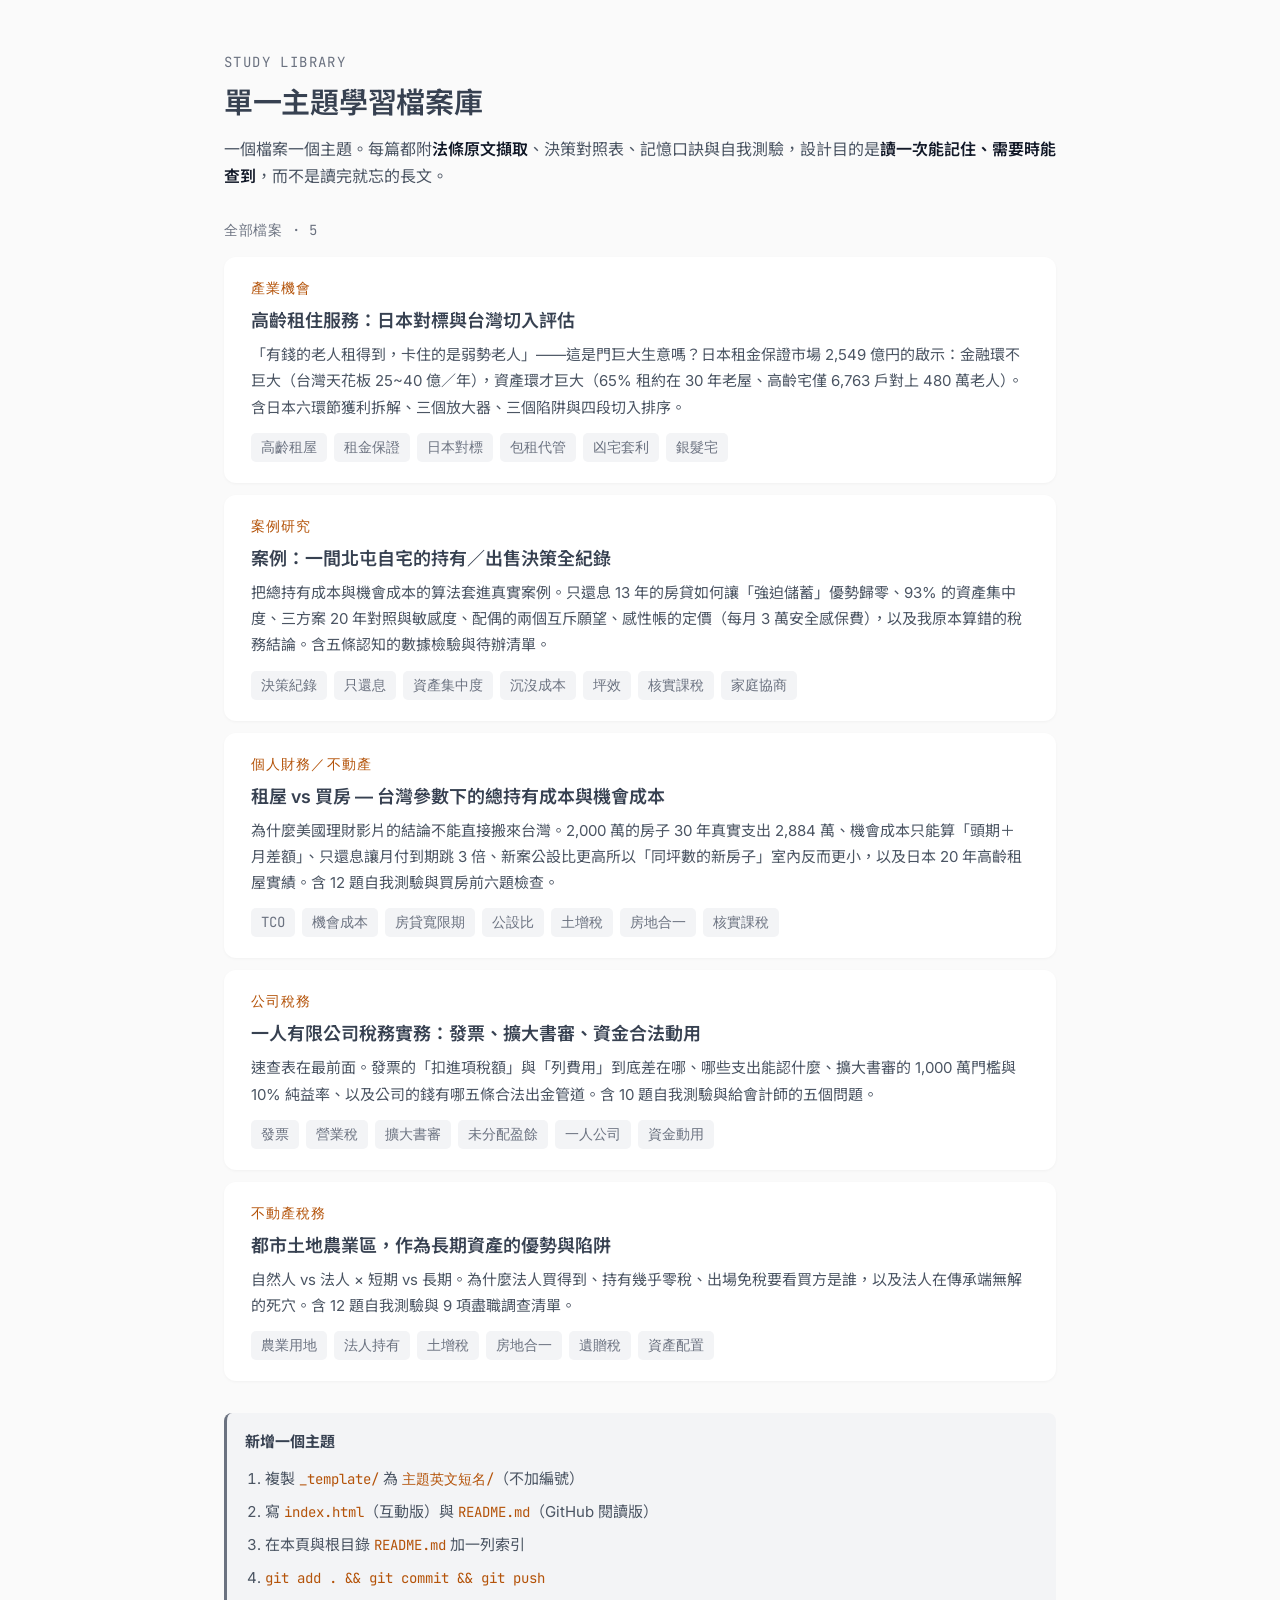
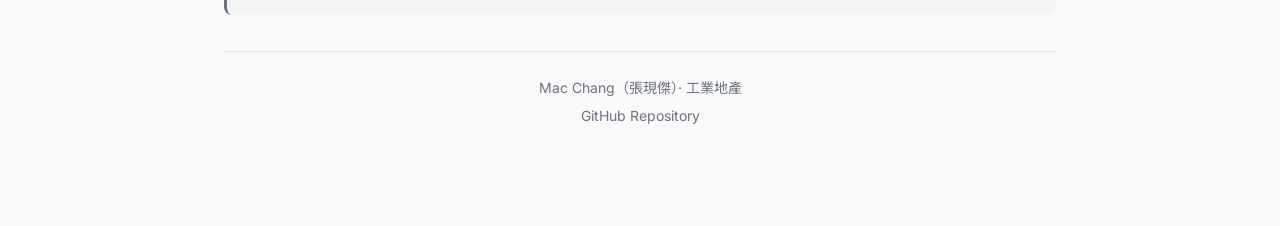
<file: index.html>
<!DOCTYPE html>
<html lang="zh-Hant">
<head>
<meta charset="UTF-8">
<meta name="viewport" content="width=device-width, initial-scale=1.0">
<title>Study｜單一主題學習檔案庫</title>
<meta name="description" content="每個檔案一個主題，附法條原文、決策表與自我測驗。">
<link rel="preconnect" href="https://fonts.googleapis.com">
<link rel="preconnect" href="https://fonts.gstatic.com" crossorigin>
<link href="https://fonts.googleapis.com/css2?family=Inter:wght@400;500;600&family=Noto+Sans+TC:wght@400;500;700&family=JetBrains+Mono:wght@400;500&display=swap" rel="stylesheet">
<link rel="stylesheet" href="assets/study.css">
</head>
<body>
<div class="wrap">

<div class="eyebrow">Study Library</div>
<h1>單一主題學習檔案庫</h1>
<p class="sub">一個檔案一個主題。每篇都附<strong>法條原文擷取</strong>、決策對照表、記憶口訣與自我測驗，設計目的是<strong>讀一次能記住、需要時能查到</strong>，而不是讀完就忘的長文。</p>

<div class="count">全部檔案 · 5</div>

<a class="item" href="senior-rental-market/">
  <div class="id">產業機會</div>
  <div class="t">高齡租住服務：日本對標與台灣切入評估</div>
  <div class="d">「有錢的老人租得到，卡住的是弱勢老人」——這是門巨大生意嗎？日本租金保證市場 2,549 億円的啟示：金融環不巨大（台灣天花板 25~40 億／年），資產環才巨大（65% 租約在 30 年老屋、高齡宅僅 6,763 戶對上 480 萬老人）。含日本六環節獲利拆解、三個放大器、三個陷阱與四段切入排序。</div>
  <div class="tags"><span>高齡租屋</span><span>租金保證</span><span>日本對標</span><span>包租代管</span><span>凶宅套利</span><span>銀髮宅</span></div>
</a>

<a class="item" href="beitun-case/">
  <div class="id">案例研究</div>
  <div class="t">案例：一間北屯自宅的持有／出售決策全紀錄</div>
  <div class="d">把總持有成本與機會成本的算法套進真實案例。只還息 13 年的房貸如何讓「強迫儲蓄」優勢歸零、93% 的資產集中度、三方案 20 年對照與敏感度、配偶的兩個互斥願望、感性帳的定價（每月 3 萬安全感保費），以及我原本算錯的稅務結論。含五條認知的數據檢驗與待辦清單。</div>
  <div class="tags"><span>決策紀錄</span><span>只還息</span><span>資產集中度</span><span>沉沒成本</span><span>坪效</span><span>核實課稅</span><span>家庭協商</span></div>
</a>

<a class="item" href="rent-vs-buy/">
  <div class="id">個人財務／不動產</div>
  <div class="t">租屋 vs 買房 — 台灣參數下的總持有成本與機會成本</div>
  <div class="d">為什麼美國理財影片的結論不能直接搬來台灣。2,000 萬的房子 30 年真實支出 2,884 萬、機會成本只能算「頭期＋月差額」、只還息讓月付到期跳 3 倍、新案公設比更高所以「同坪數的新房子」室內反而更小，以及日本 20 年高齡租屋實績。含 12 題自我測驗與買房前六題檢查。</div>
  <div class="tags"><span>TCO</span><span>機會成本</span><span>房貸寬限期</span><span>公設比</span><span>土增稅</span><span>房地合一</span><span>核實課稅</span></div>
</a>

<a class="item" href="corporate-tax-basics/">
  <div class="id">公司稅務</div>
  <div class="t">一人有限公司稅務實務：發票、擴大書審、資金合法動用</div>
  <div class="d">速查表在最前面。發票的「扣進項稅額」與「列費用」到底差在哪、哪些支出能認什麼、擴大書審的 1,000 萬門檻與 10% 純益率、以及公司的錢有哪五條合法出金管道。含 10 題自我測驗與給會計師的五個問題。</div>
  <div class="tags"><span>發票</span><span>營業稅</span><span>擴大書審</span><span>未分配盈餘</span><span>一人公司</span><span>資金動用</span></div>
</a>

<a class="item" href="urban-agricultural-zone/">
  <div class="id">不動產稅務</div>
  <div class="t">都市土地農業區，作為長期資產的優勢與陷阱</div>
  <div class="d">自然人 vs 法人 × 短期 vs 長期。為什麼法人買得到、持有幾乎零稅、出場免稅要看買方是誰，以及法人在傳承端無解的死穴。含 12 題自我測驗與 9 項盡職調查清單。</div>
  <div class="tags"><span>農業用地</span><span>法人持有</span><span>土增稅</span><span>房地合一</span><span>遺贈稅</span><span>資產配置</span></div>
</a>

<div class="note">
  <b>新增一個主題</b>
  <ol>
    <li>複製 <code>_template/</code> 為 <code>主題英文短名/</code>（不加編號）</li>
    <li>寫 <code>index.html</code>（互動版）與 <code>README.md</code>（GitHub 閱讀版）</li>
    <li>在本頁與根目錄 <code>README.md</code> 加一列索引</li>
    <li><code>git add . && git commit && git push</code></li>
  </ol>
</div>

<footer>
  Mac Chang（張現傑）· 工業地產<br>
  <a href="https://github.com/mac2good909777-commits/study">GitHub Repository</a>
</footer>

</div>
</body>
</html>
</file>
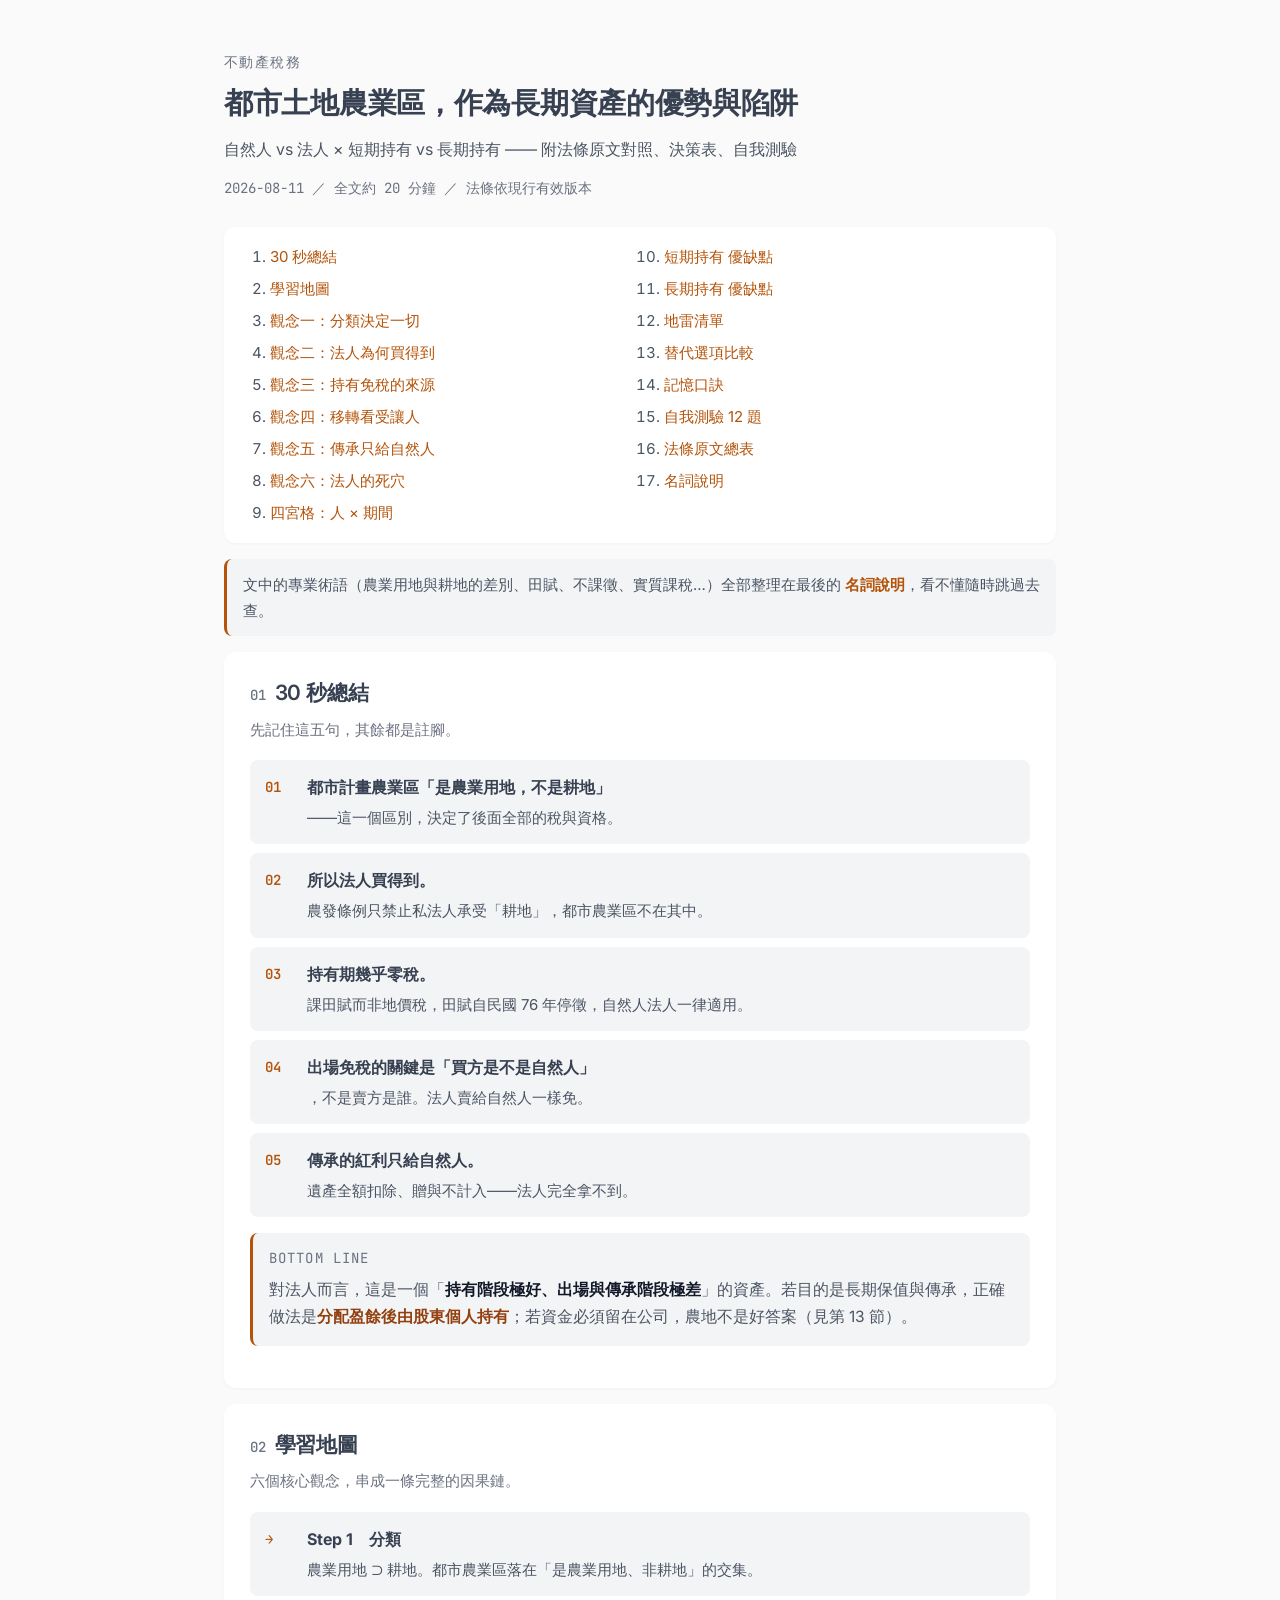
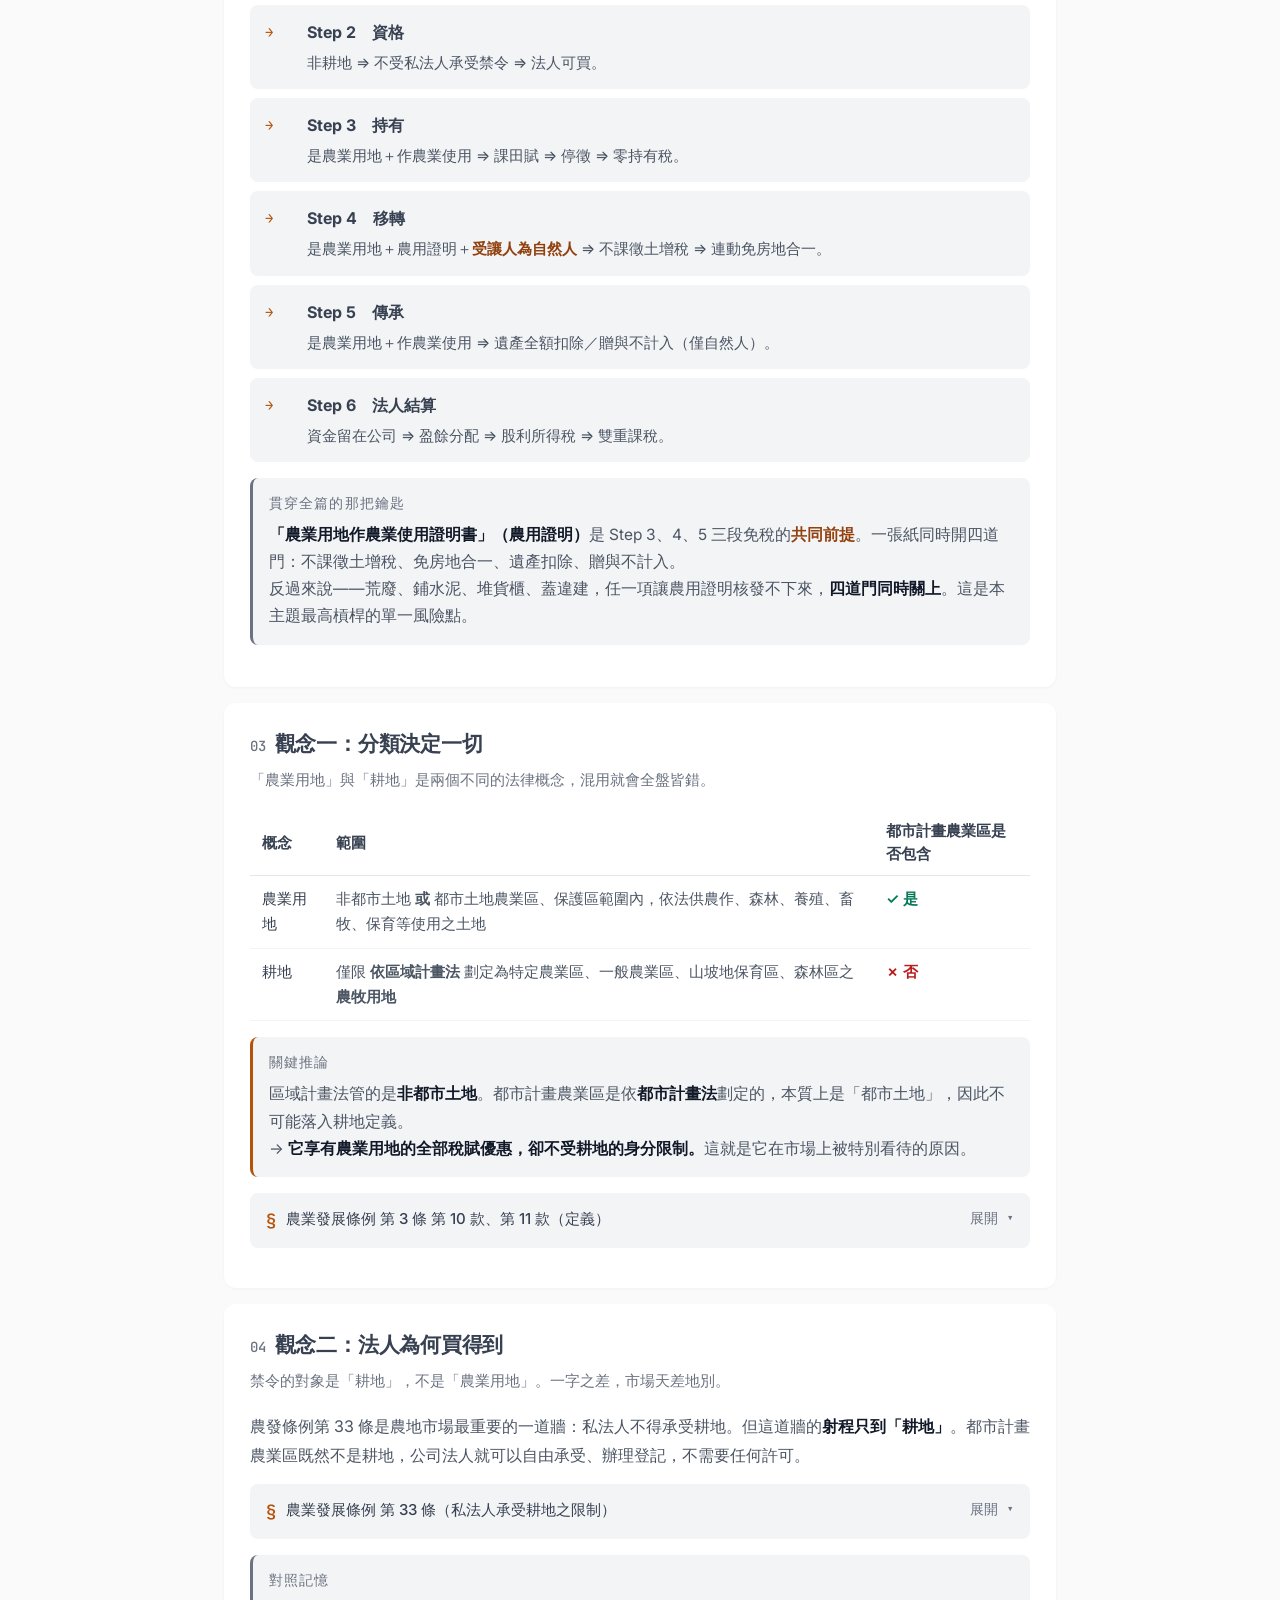
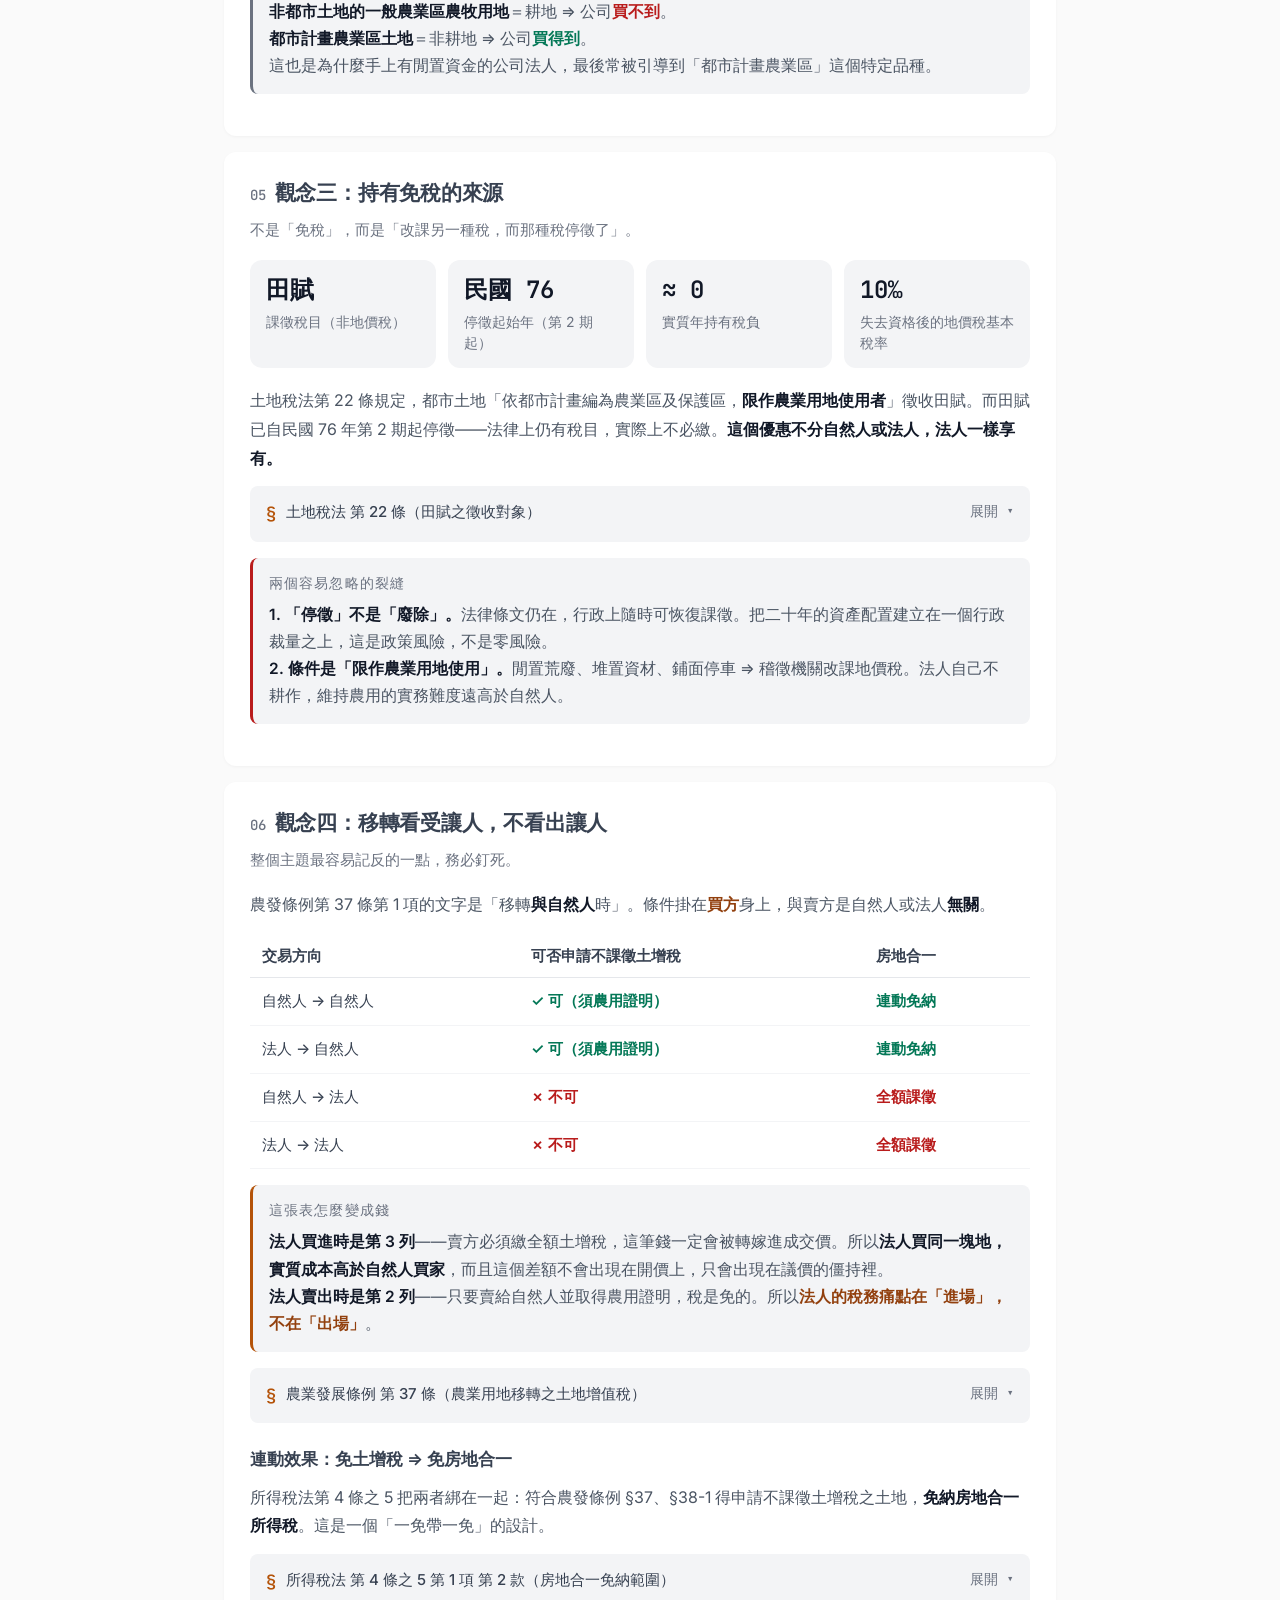
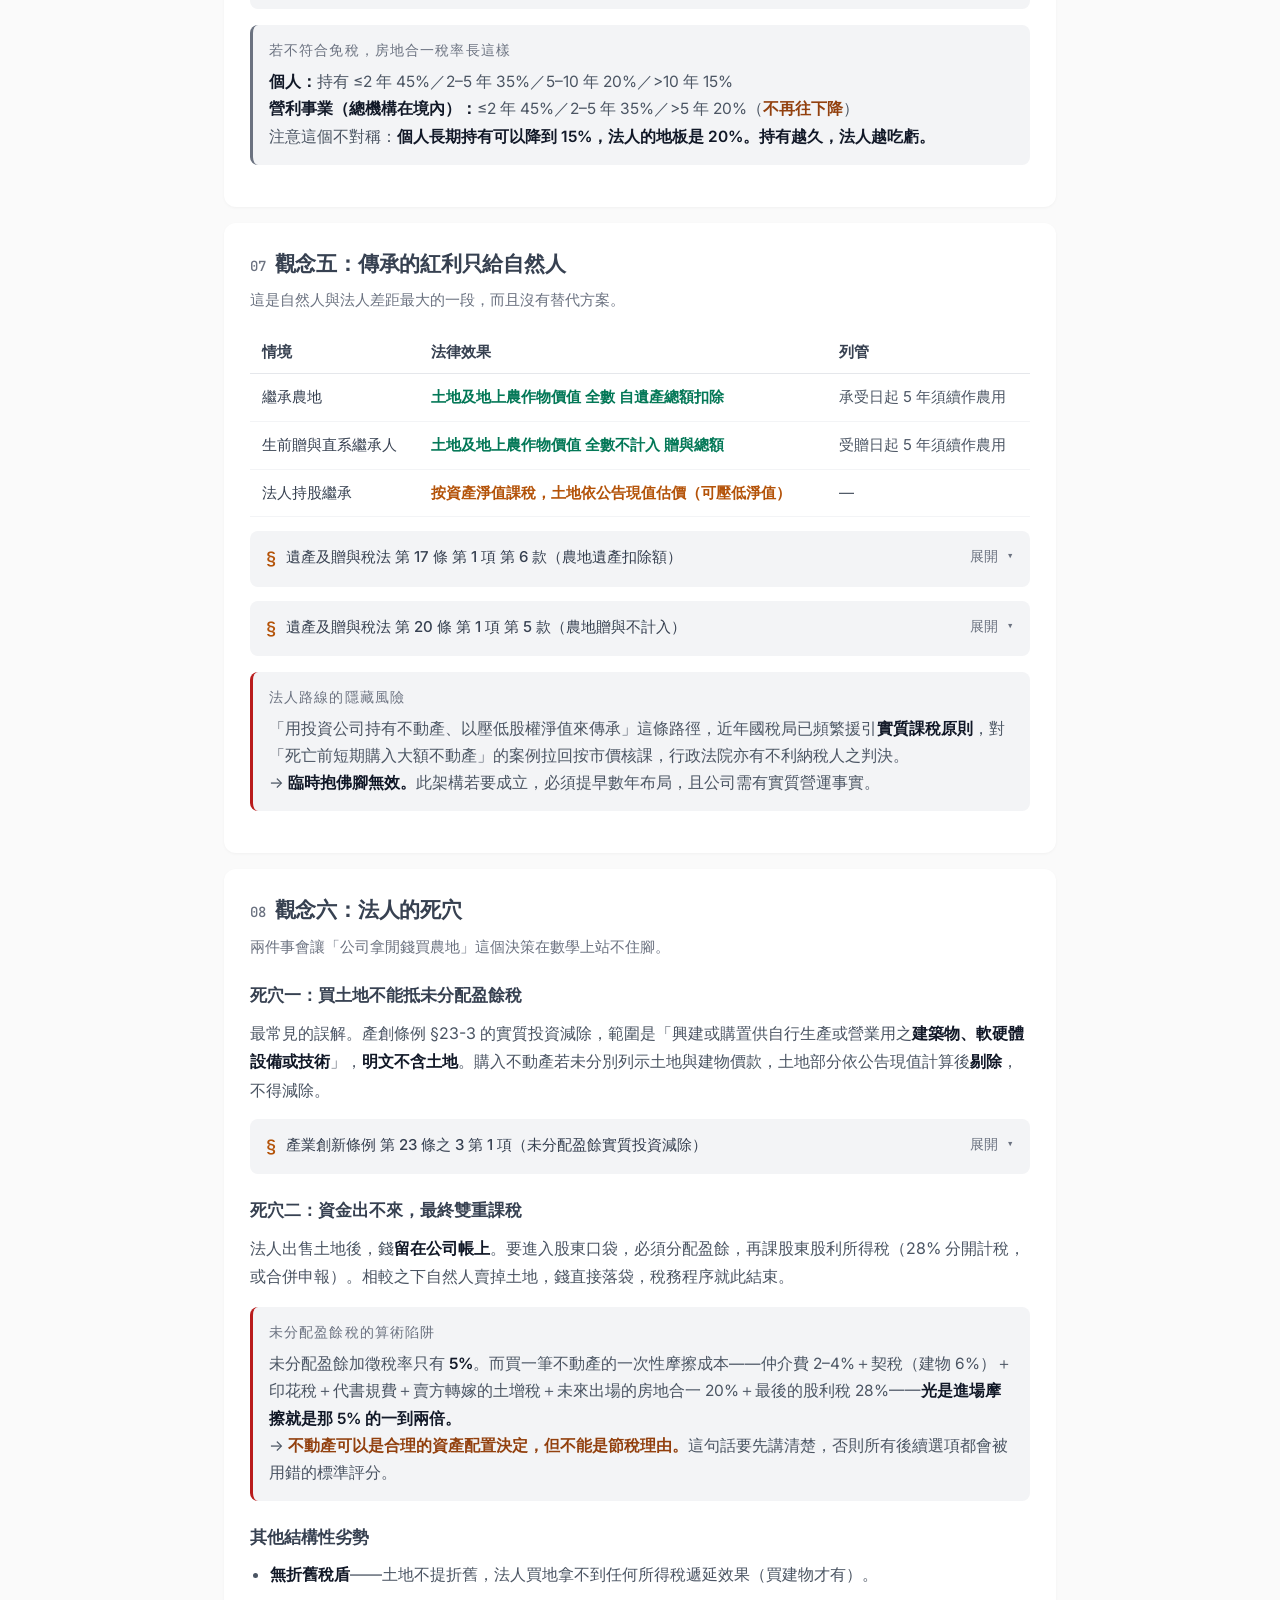
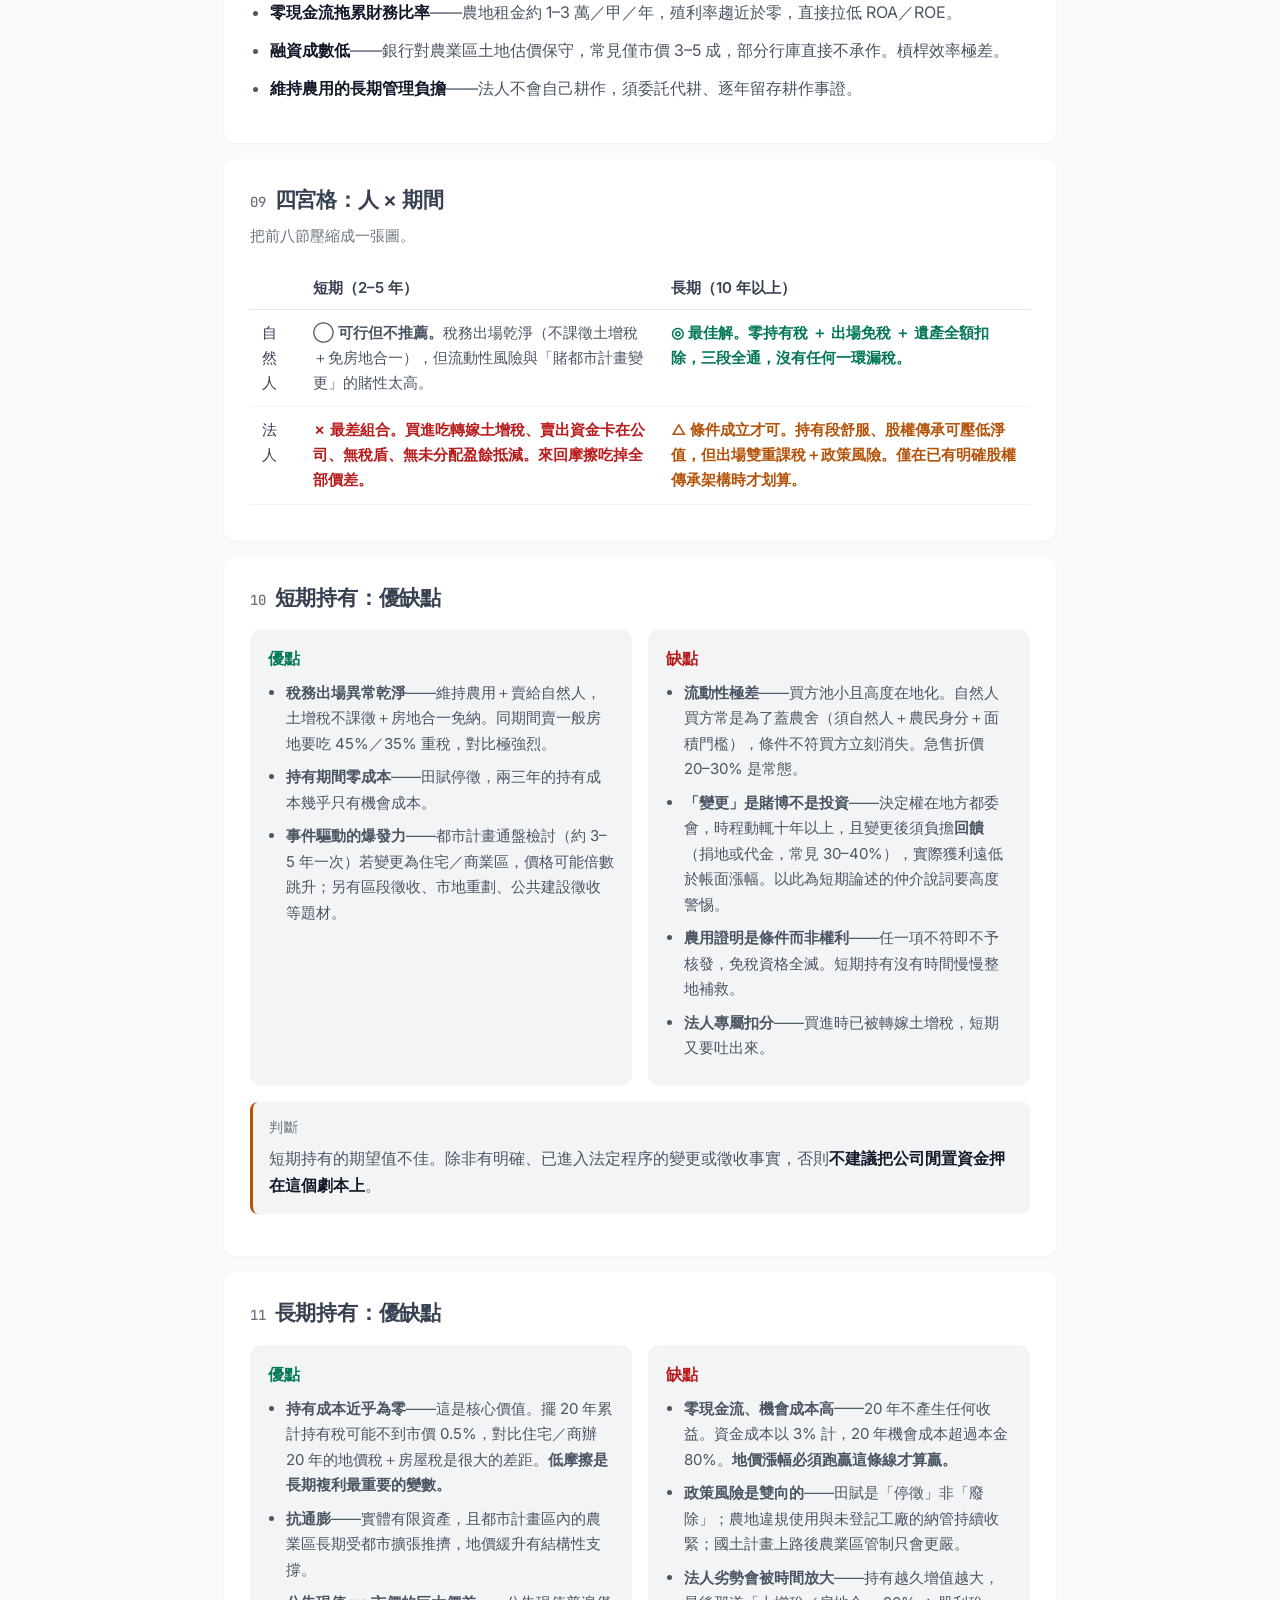
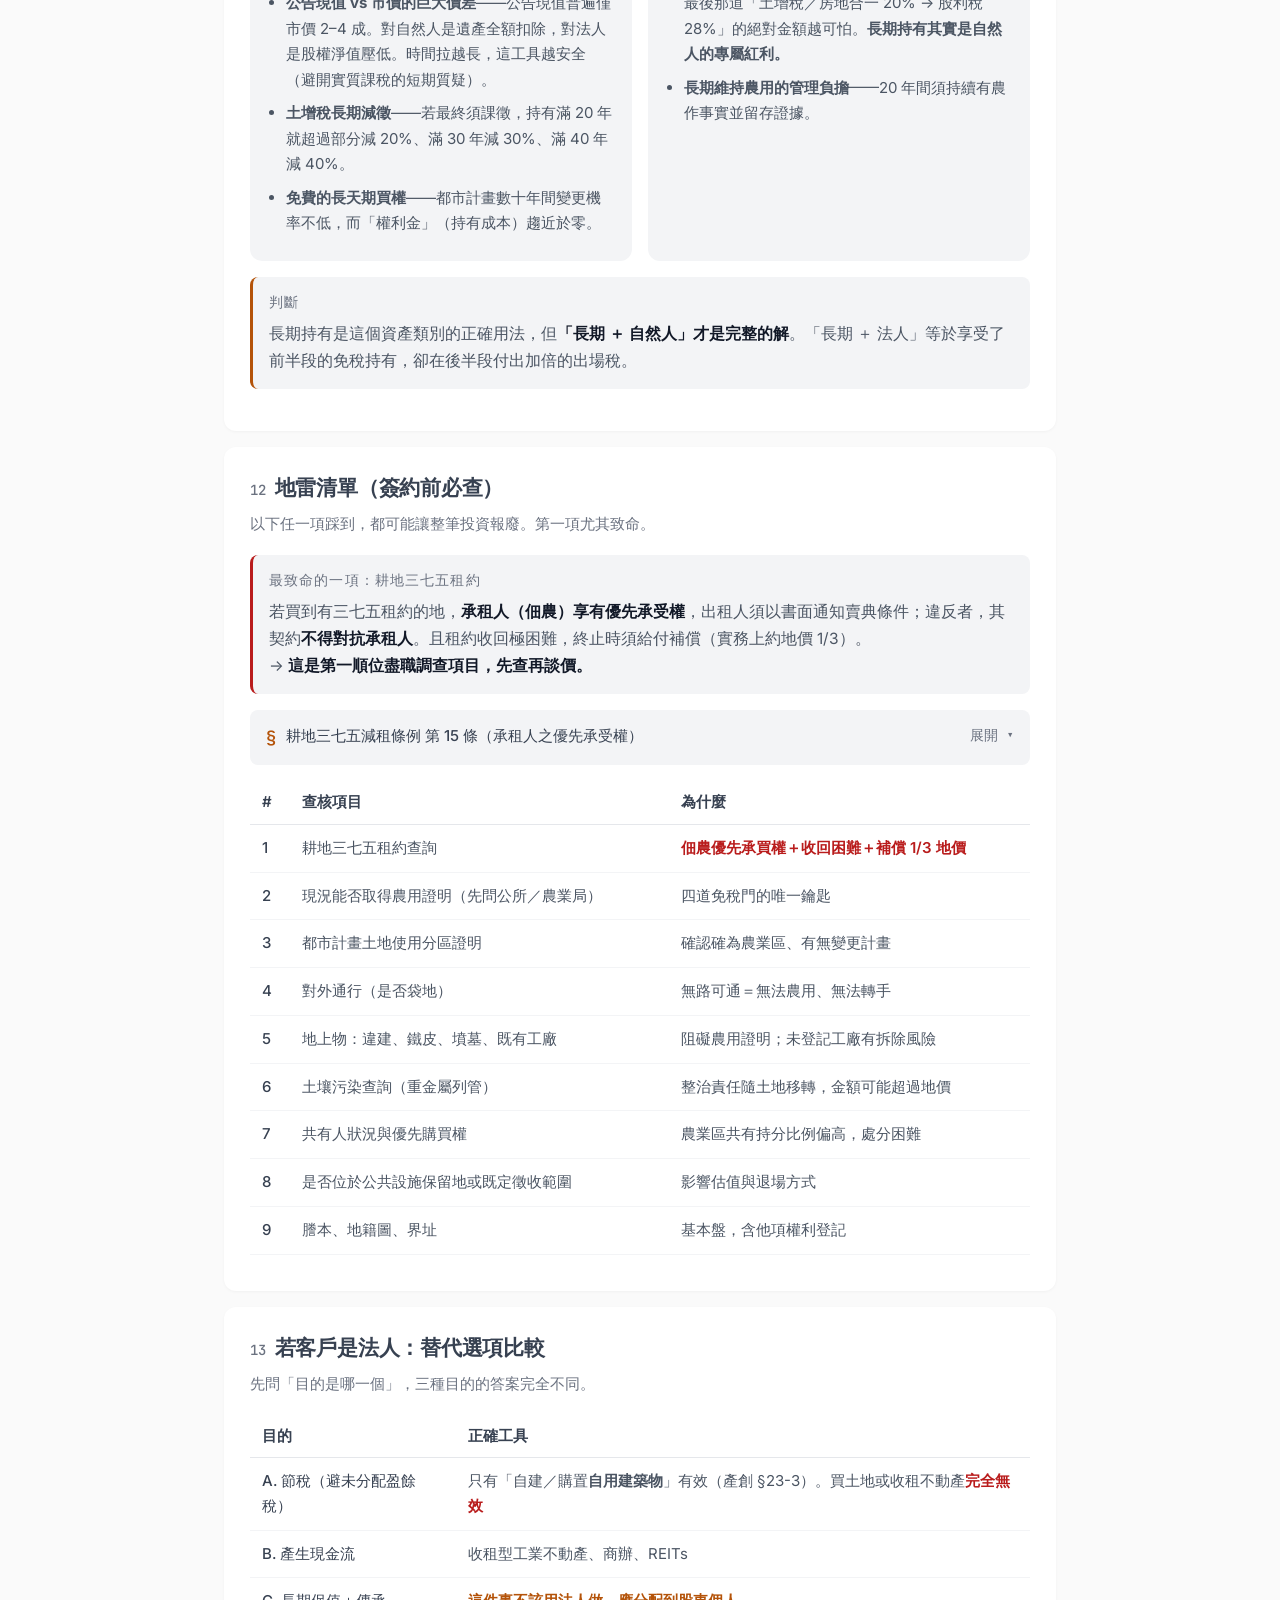
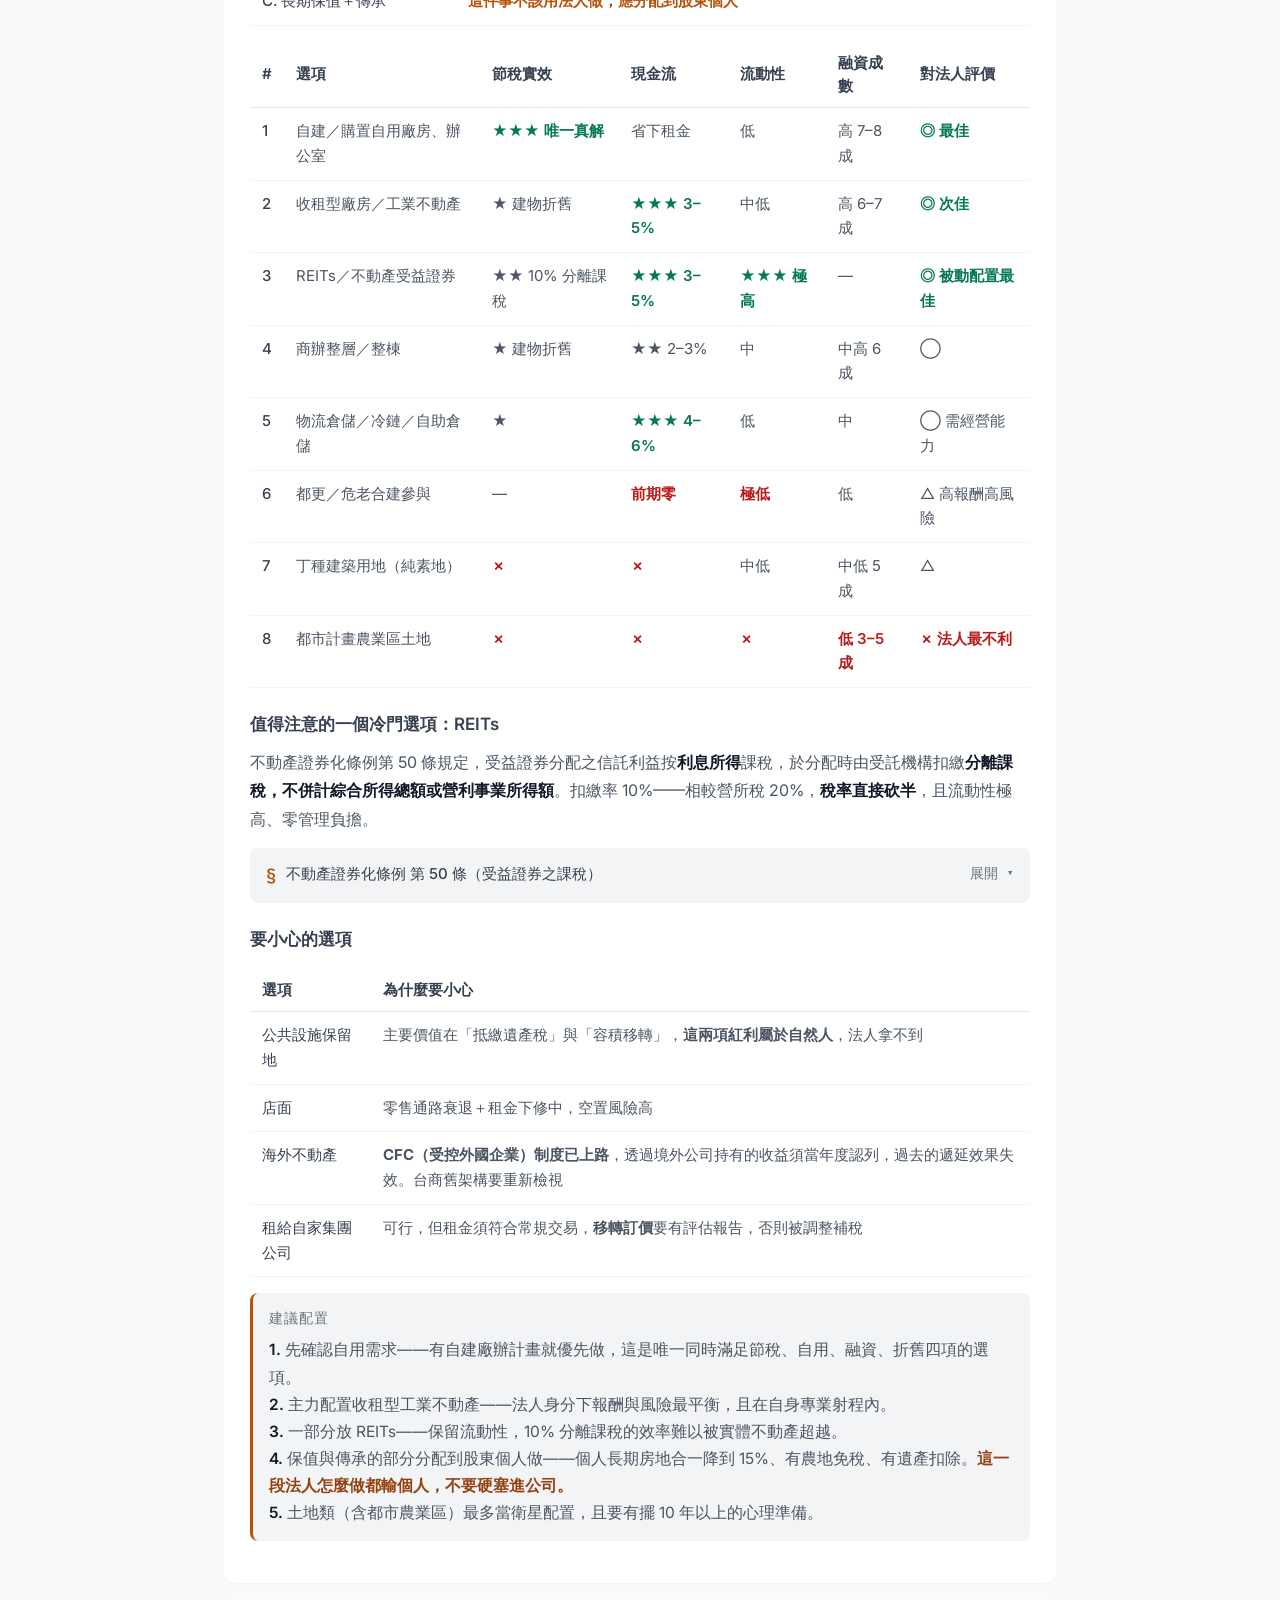
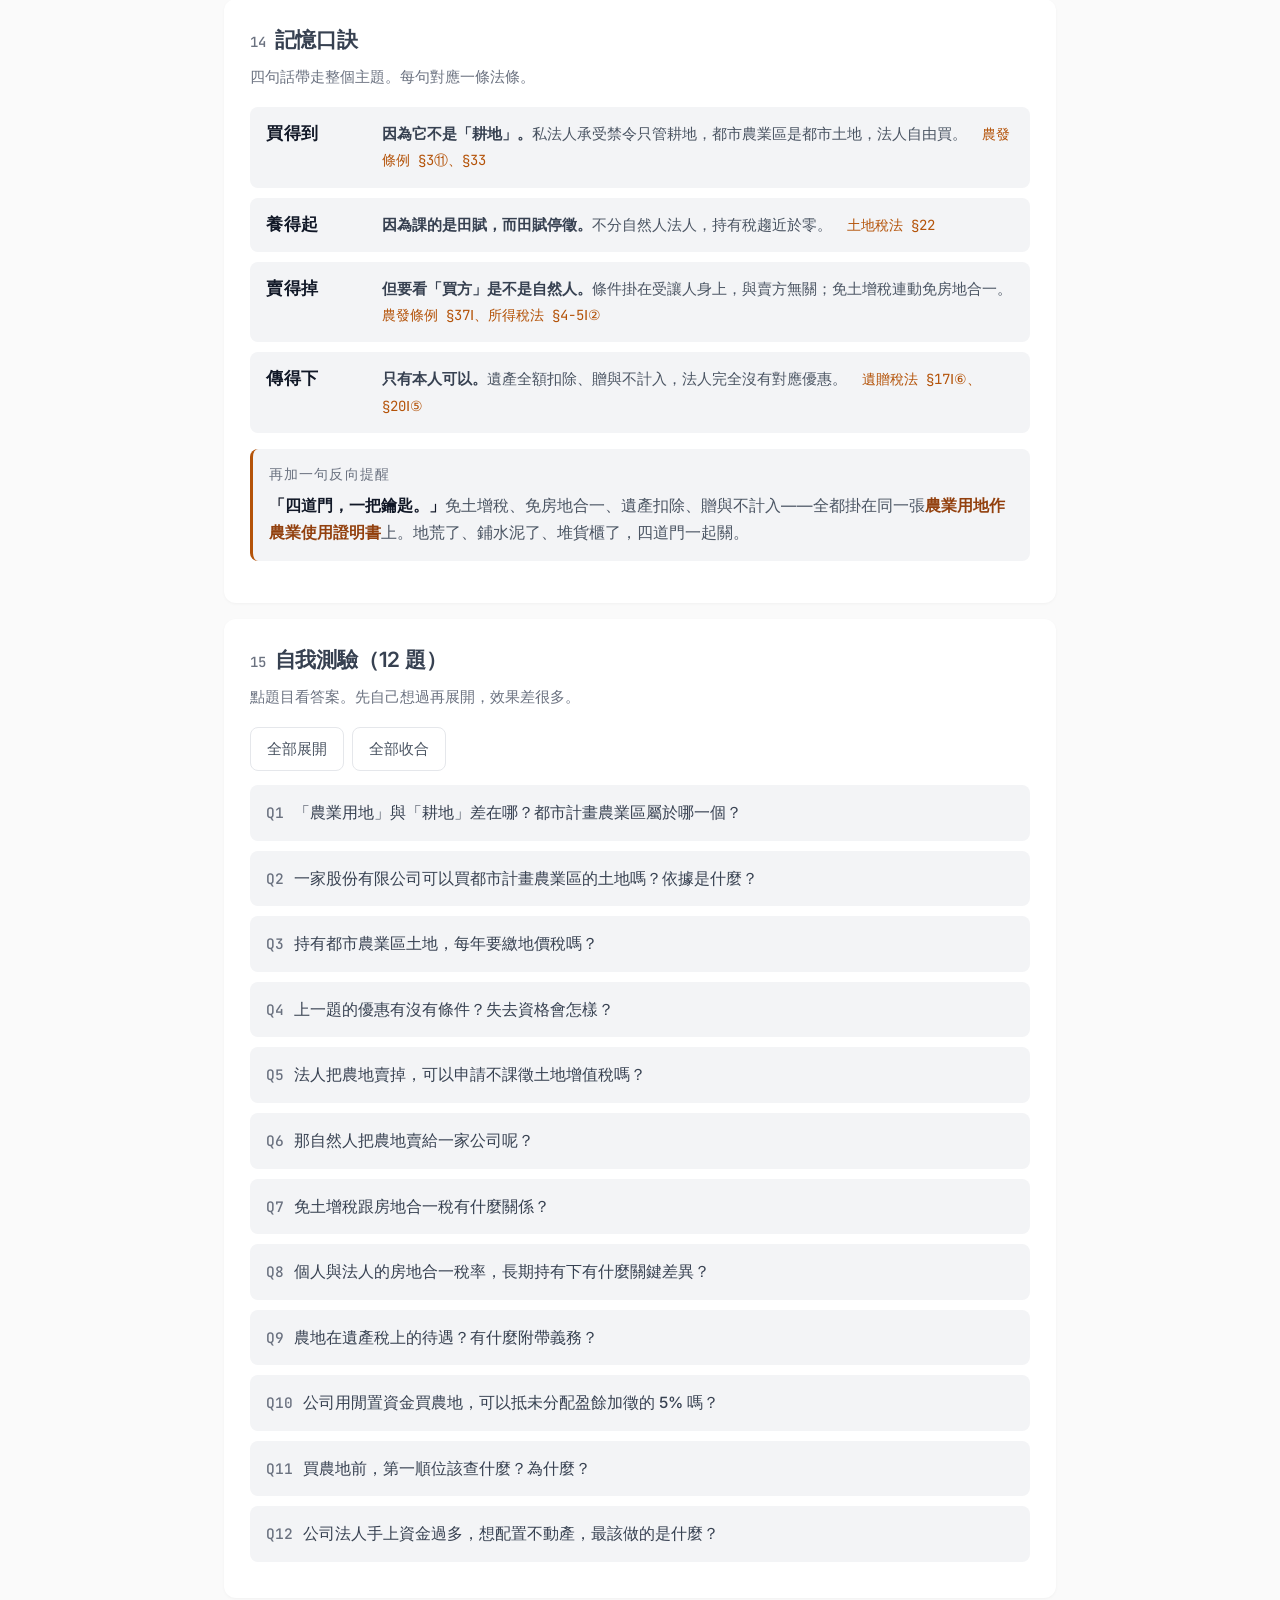
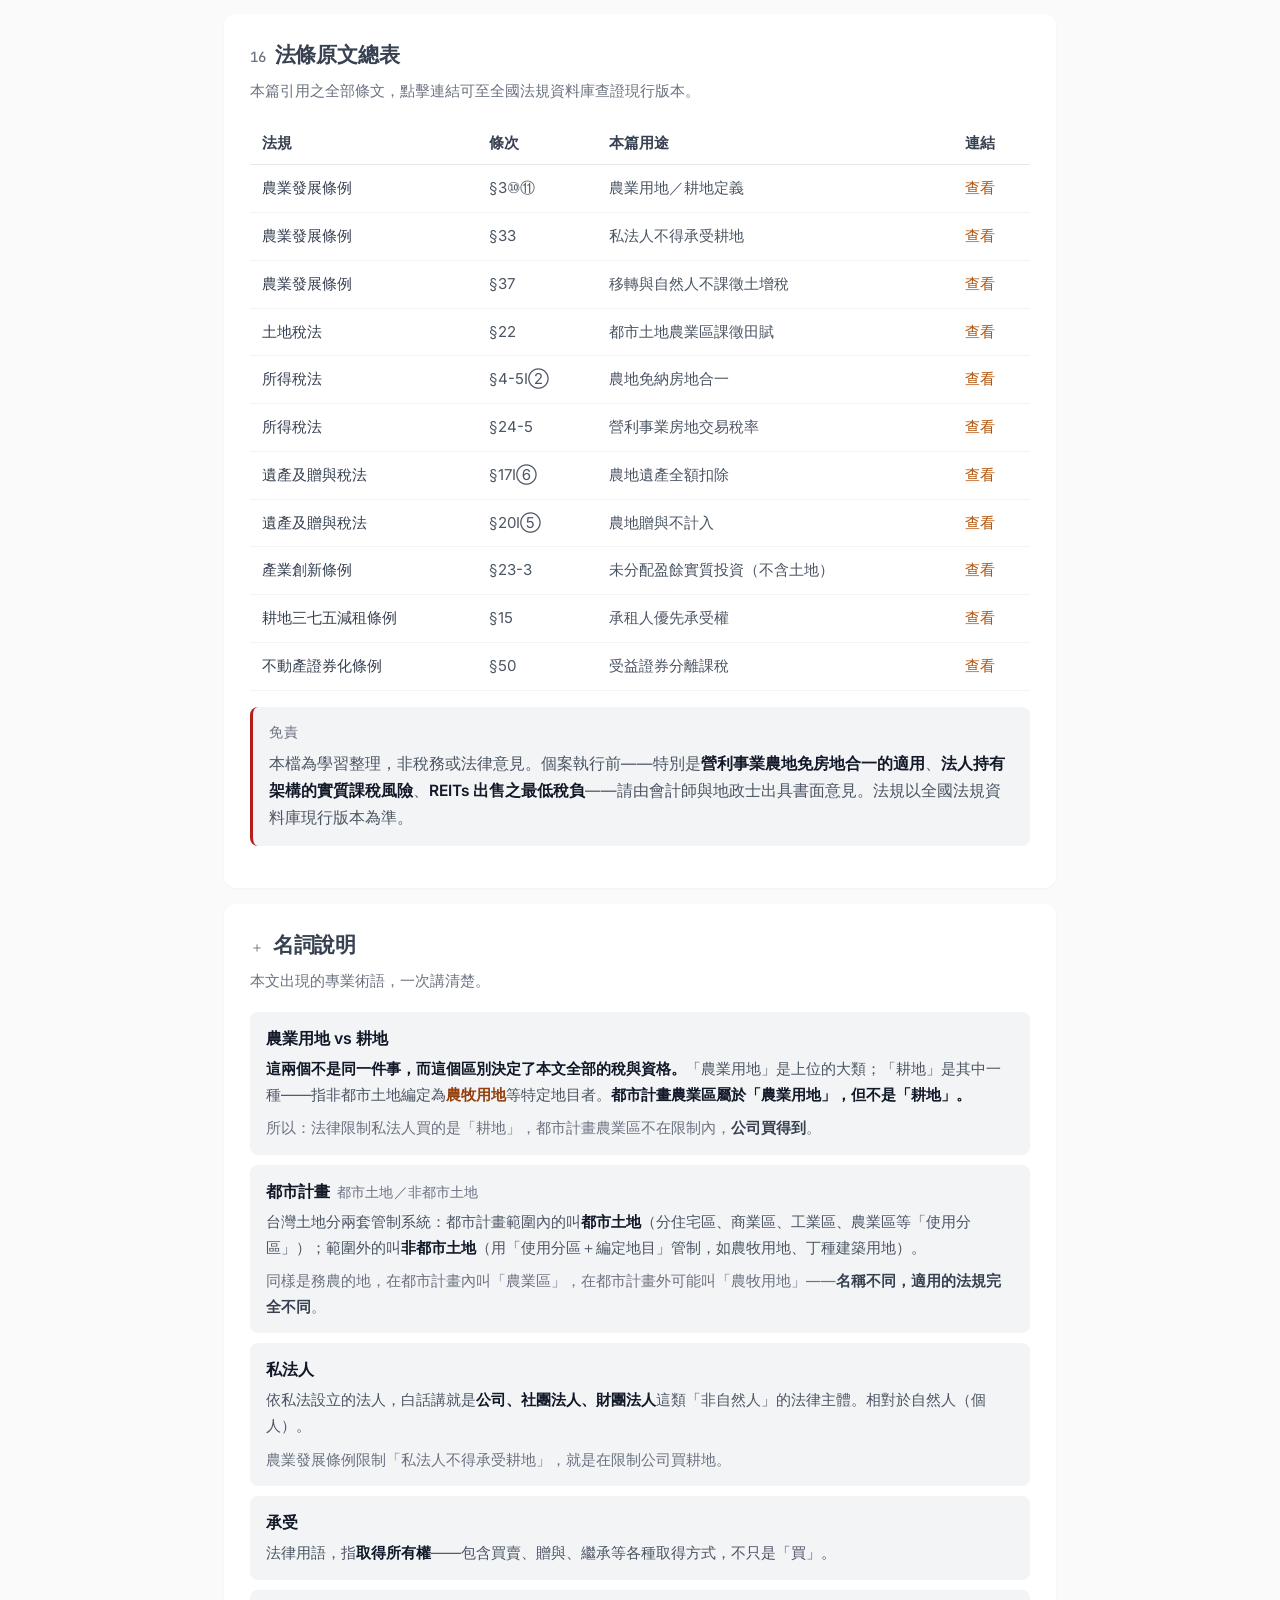
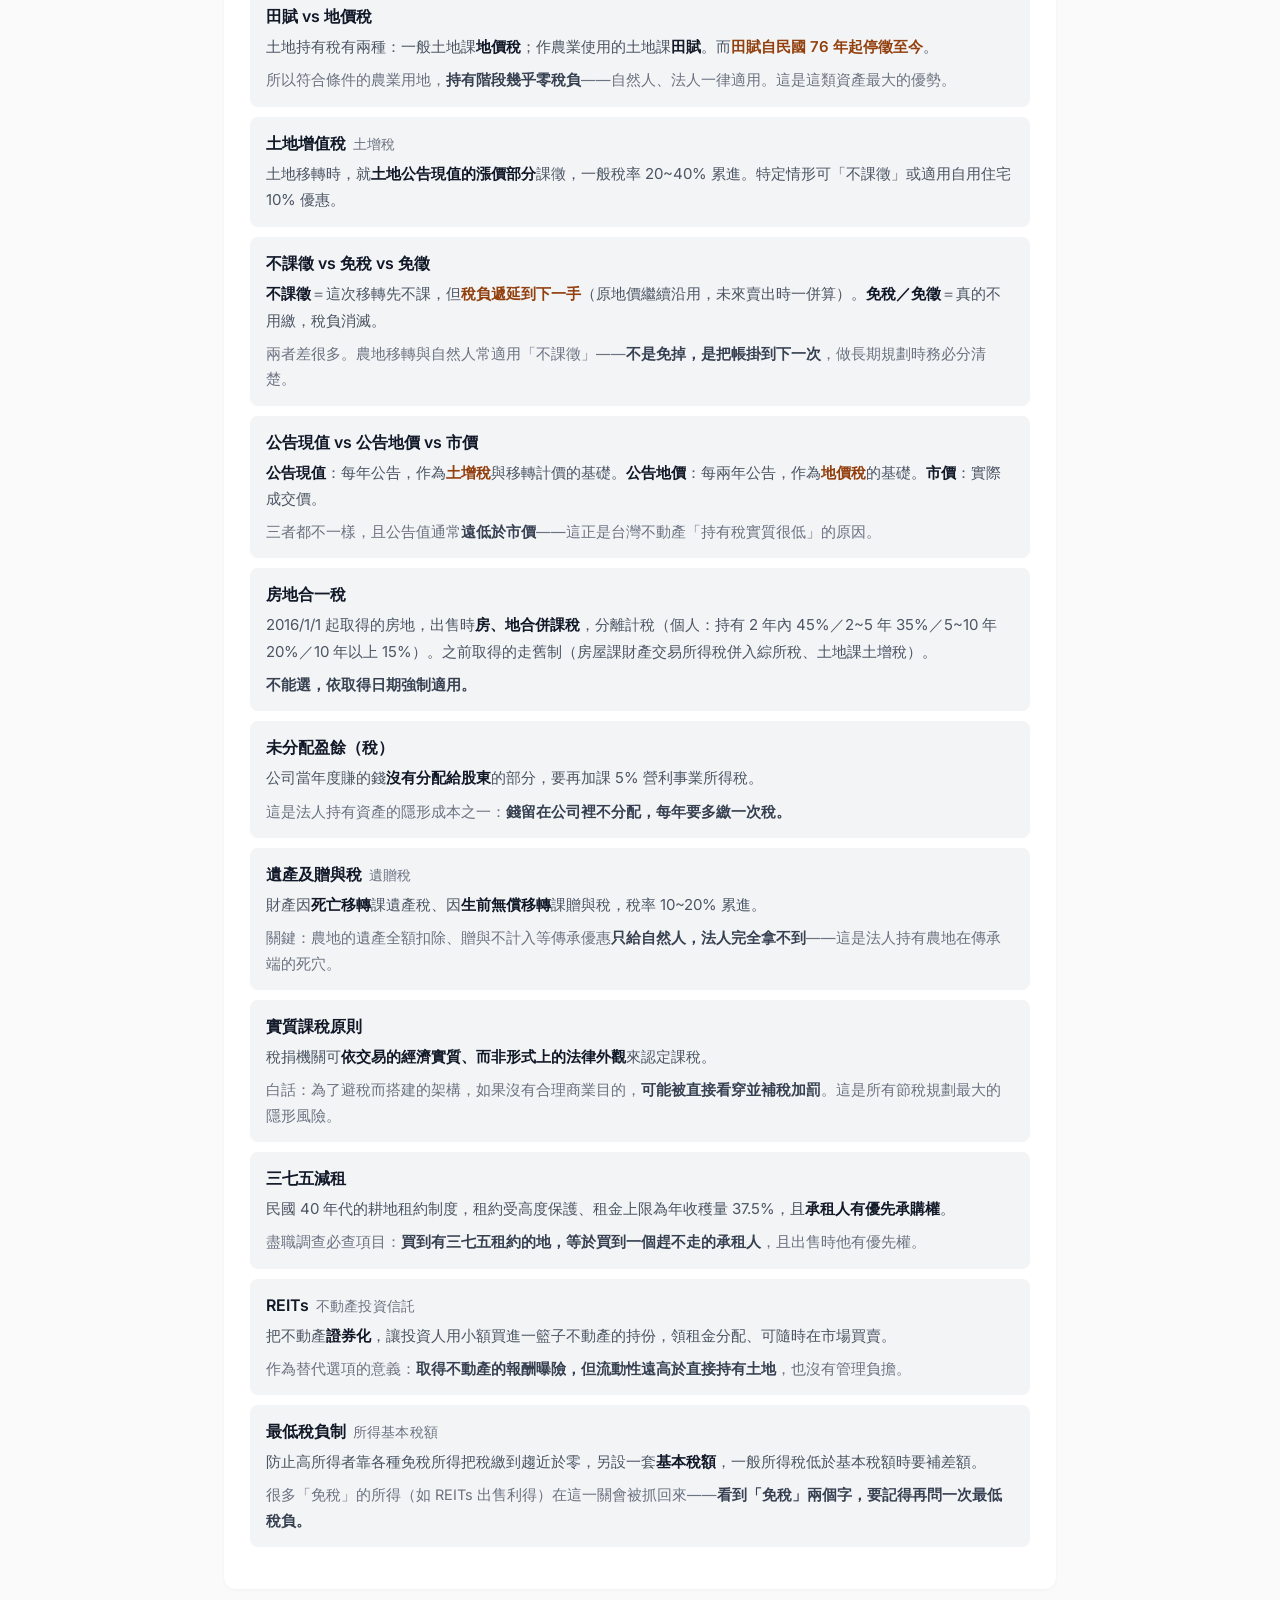
<file: 001-urban-agricultural-zone/index.html>
<!DOCTYPE html>
<html lang="zh-Hant">
<head>
<meta charset="UTF-8">
<meta http-equiv="refresh" content="0; url=../urban-agricultural-zone/">
<link rel="canonical" href="../urban-agricultural-zone/">
<title>前往新網址</title>
</head>
<body>
<p>本頁已搬遷，正在前往新網址…<br>
若未自動跳轉請點 <a href="../urban-agricultural-zone/">這裡</a>。</p>
</body>
</html>
</file>
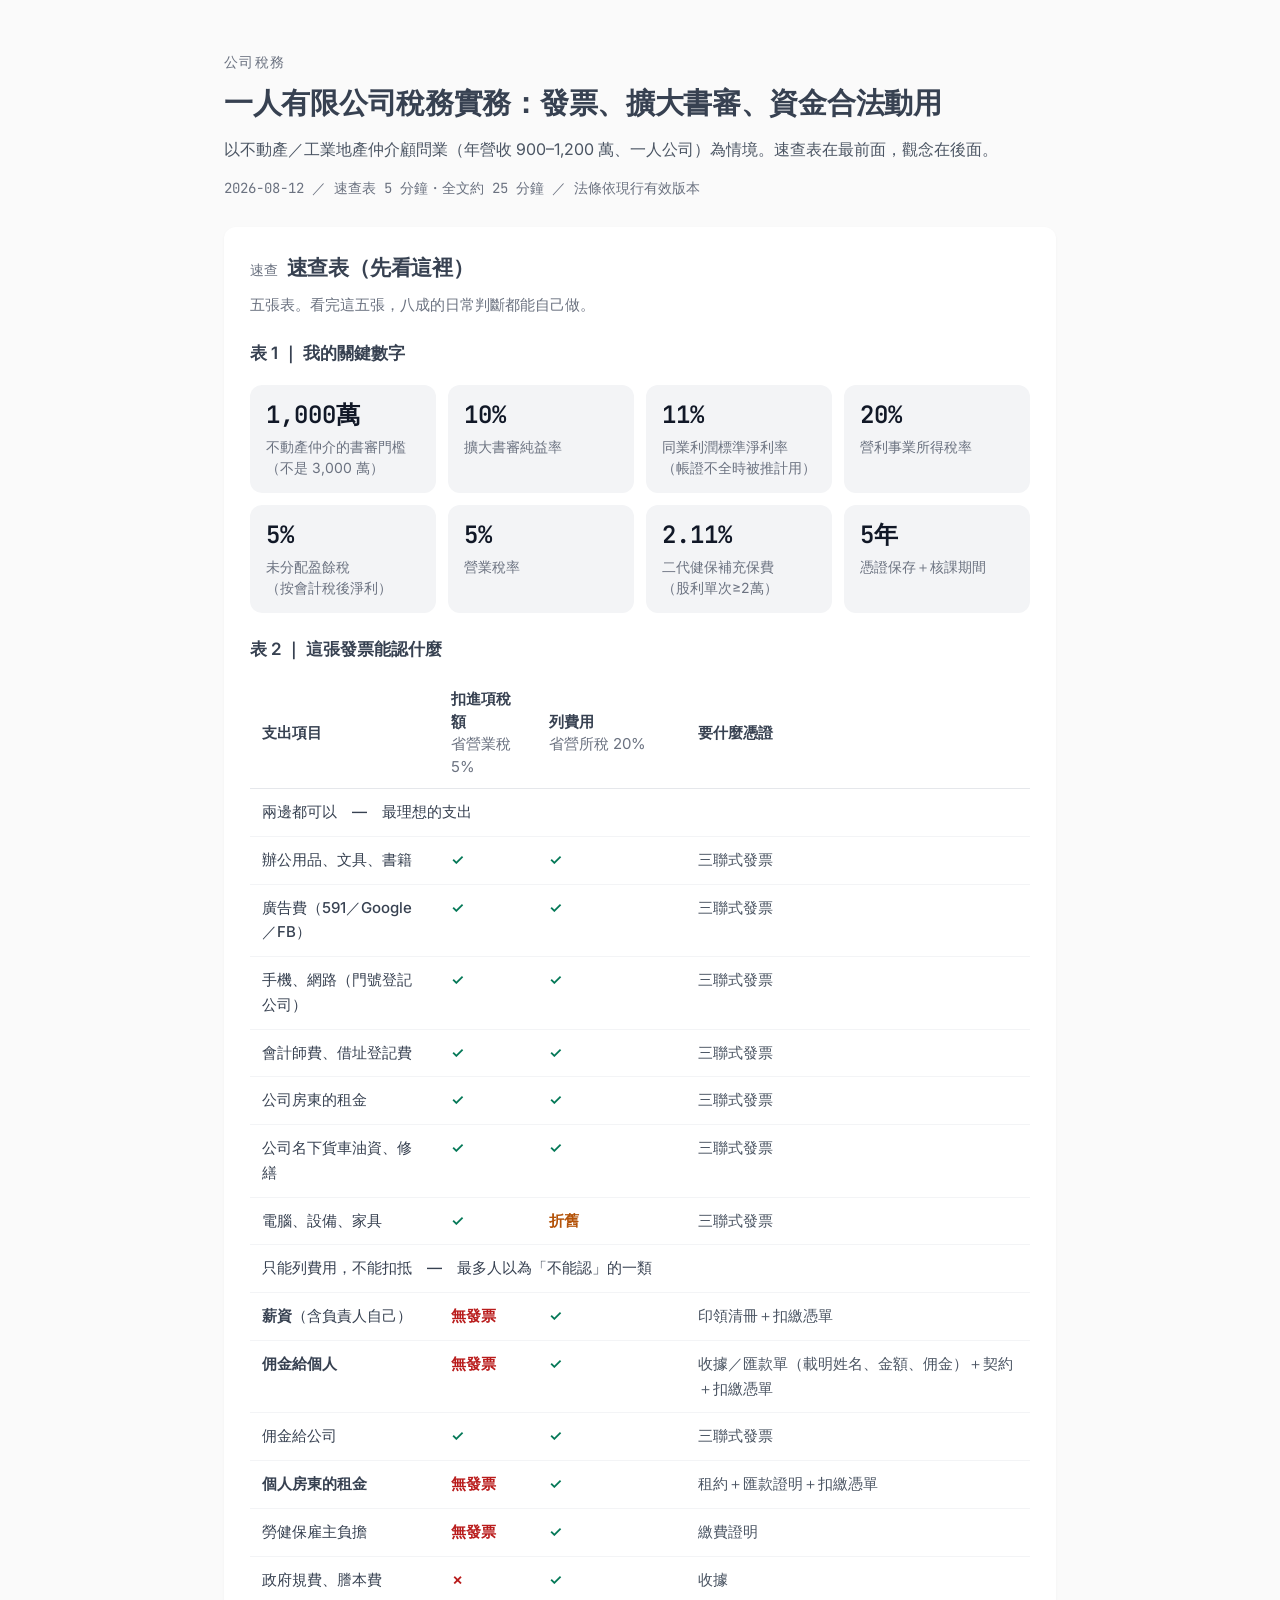
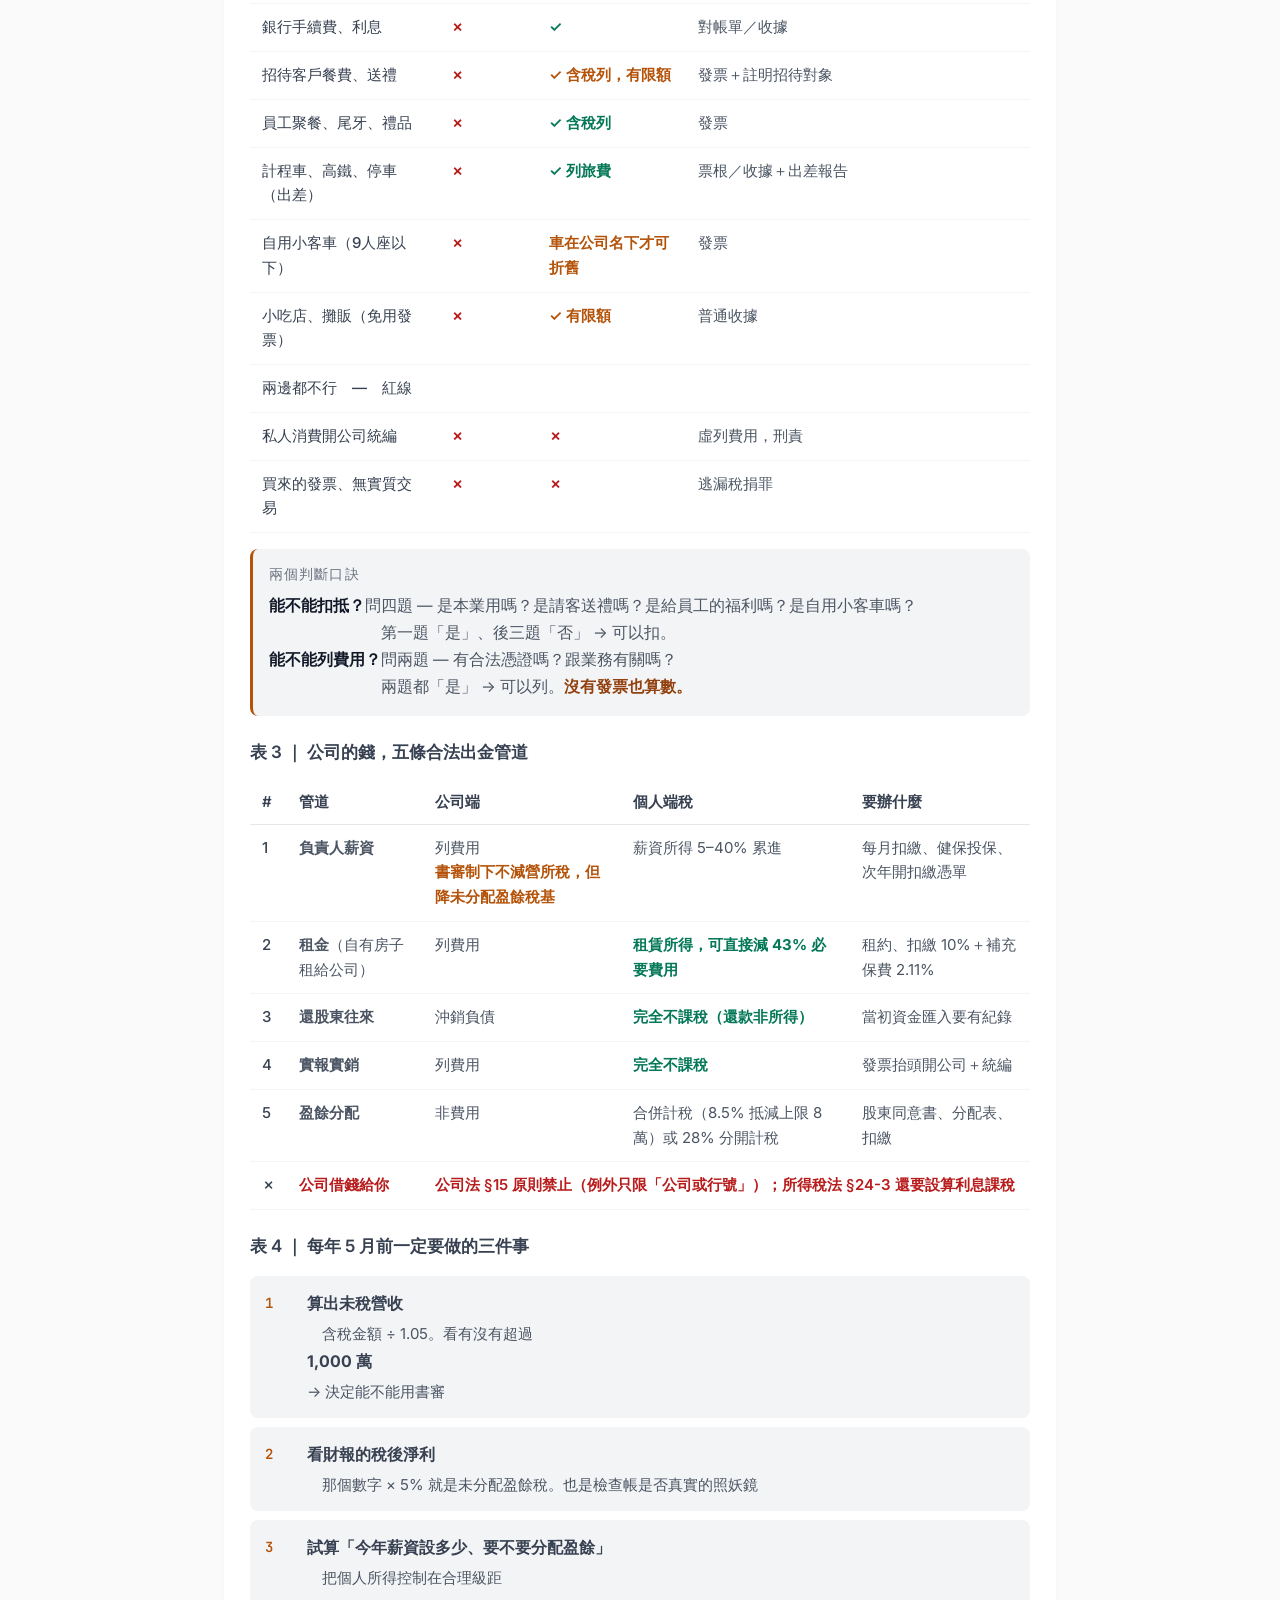
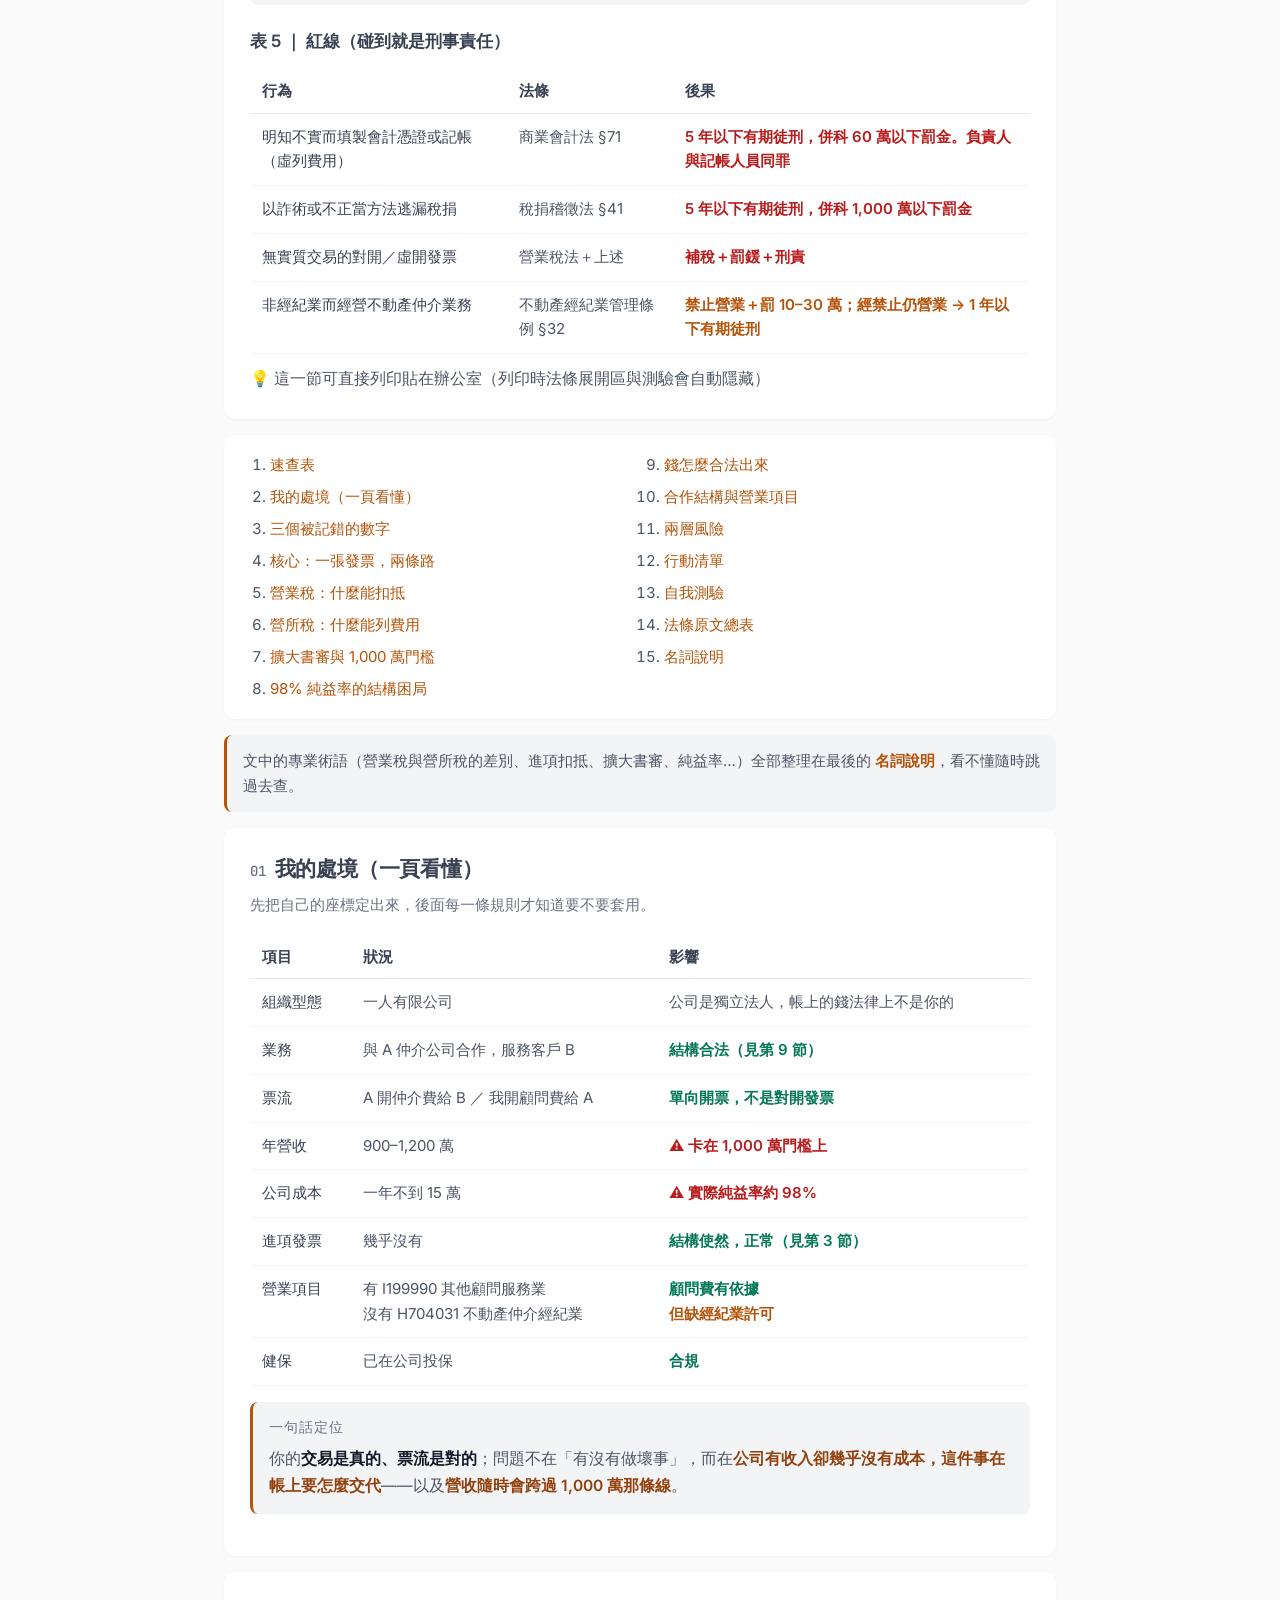
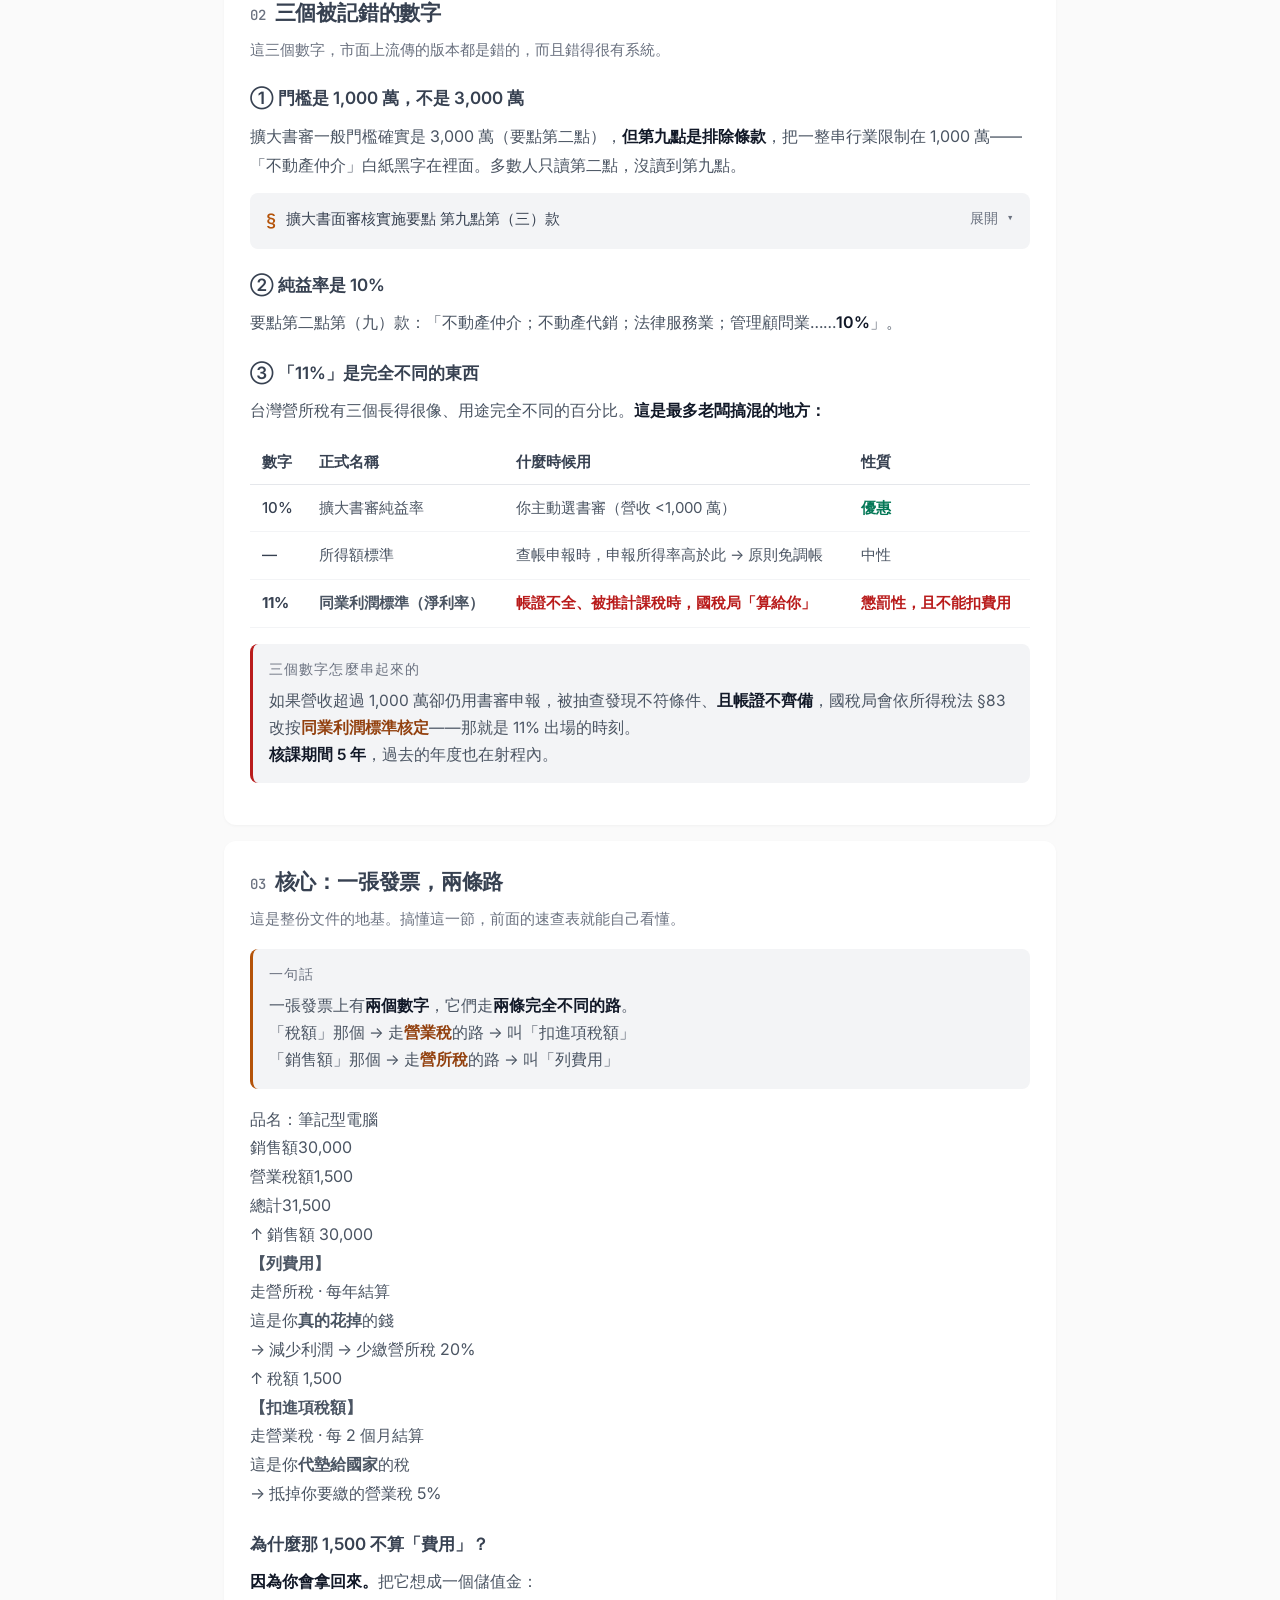
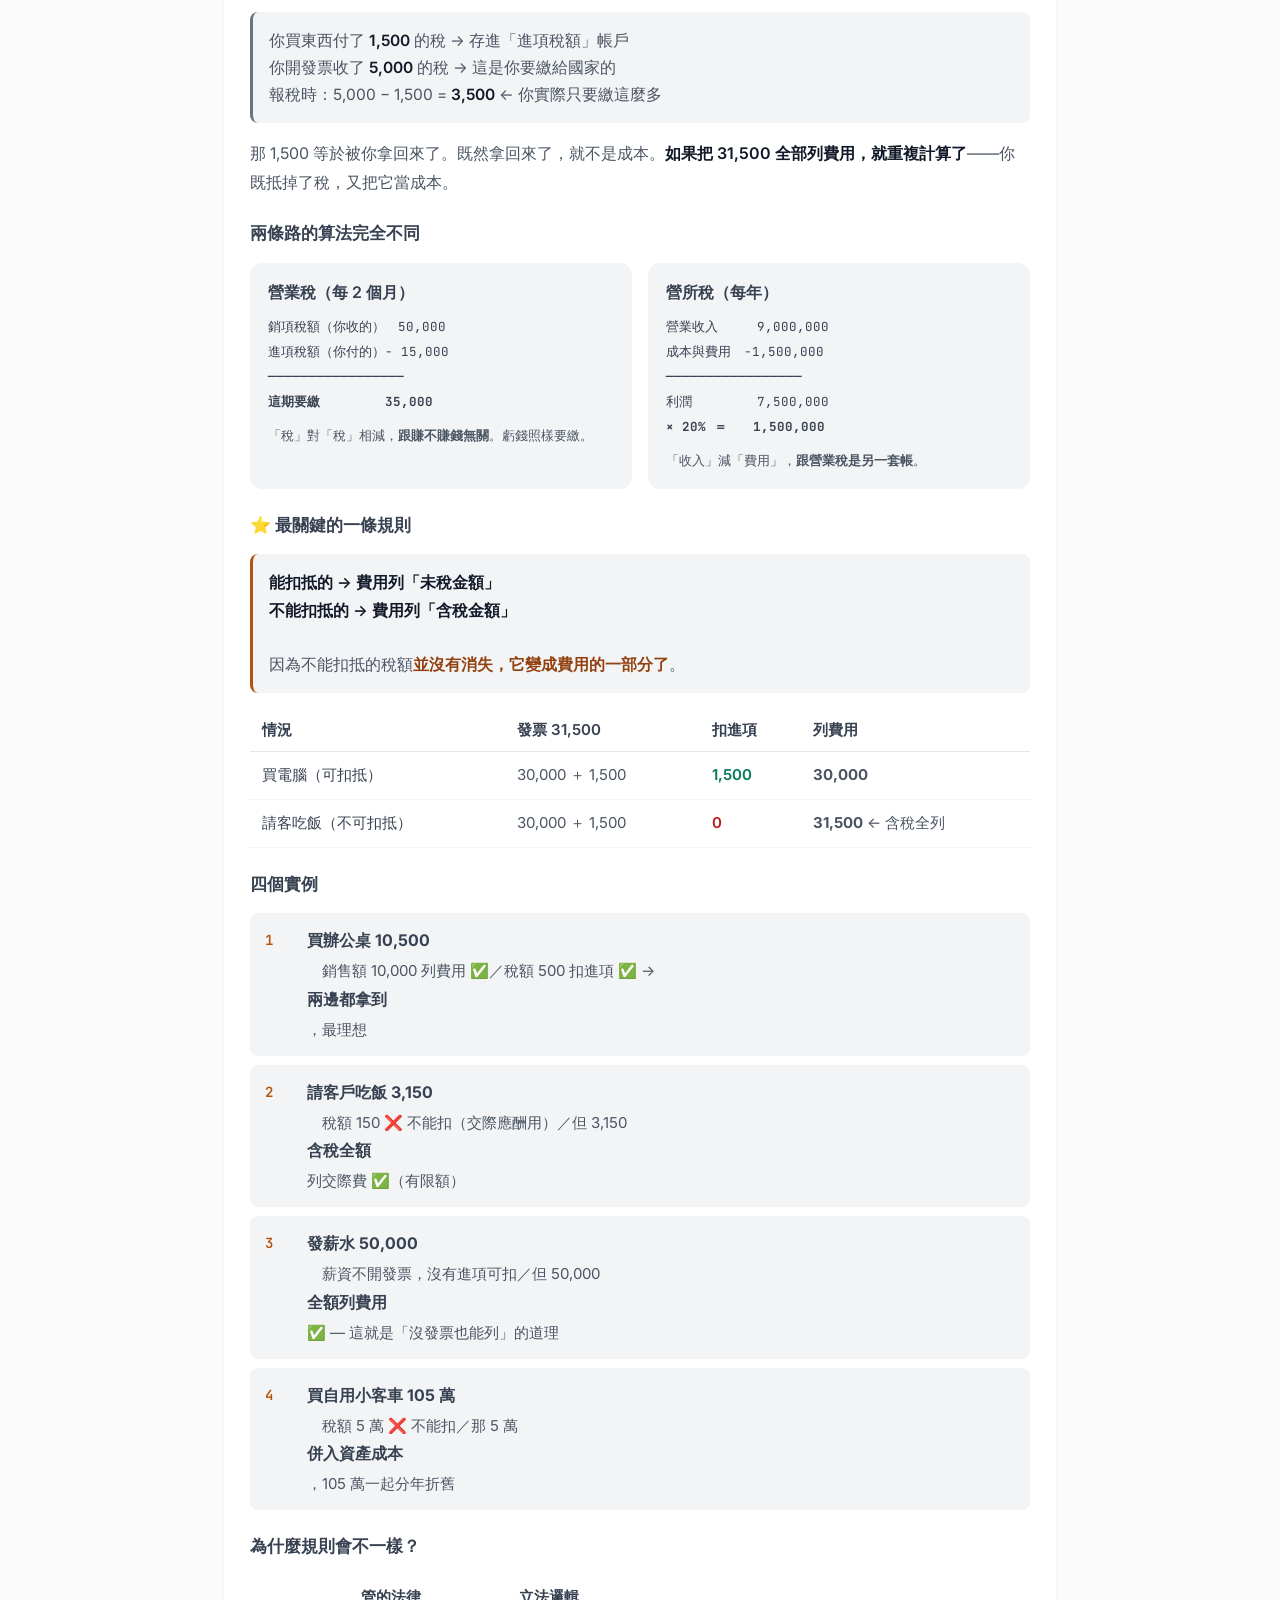
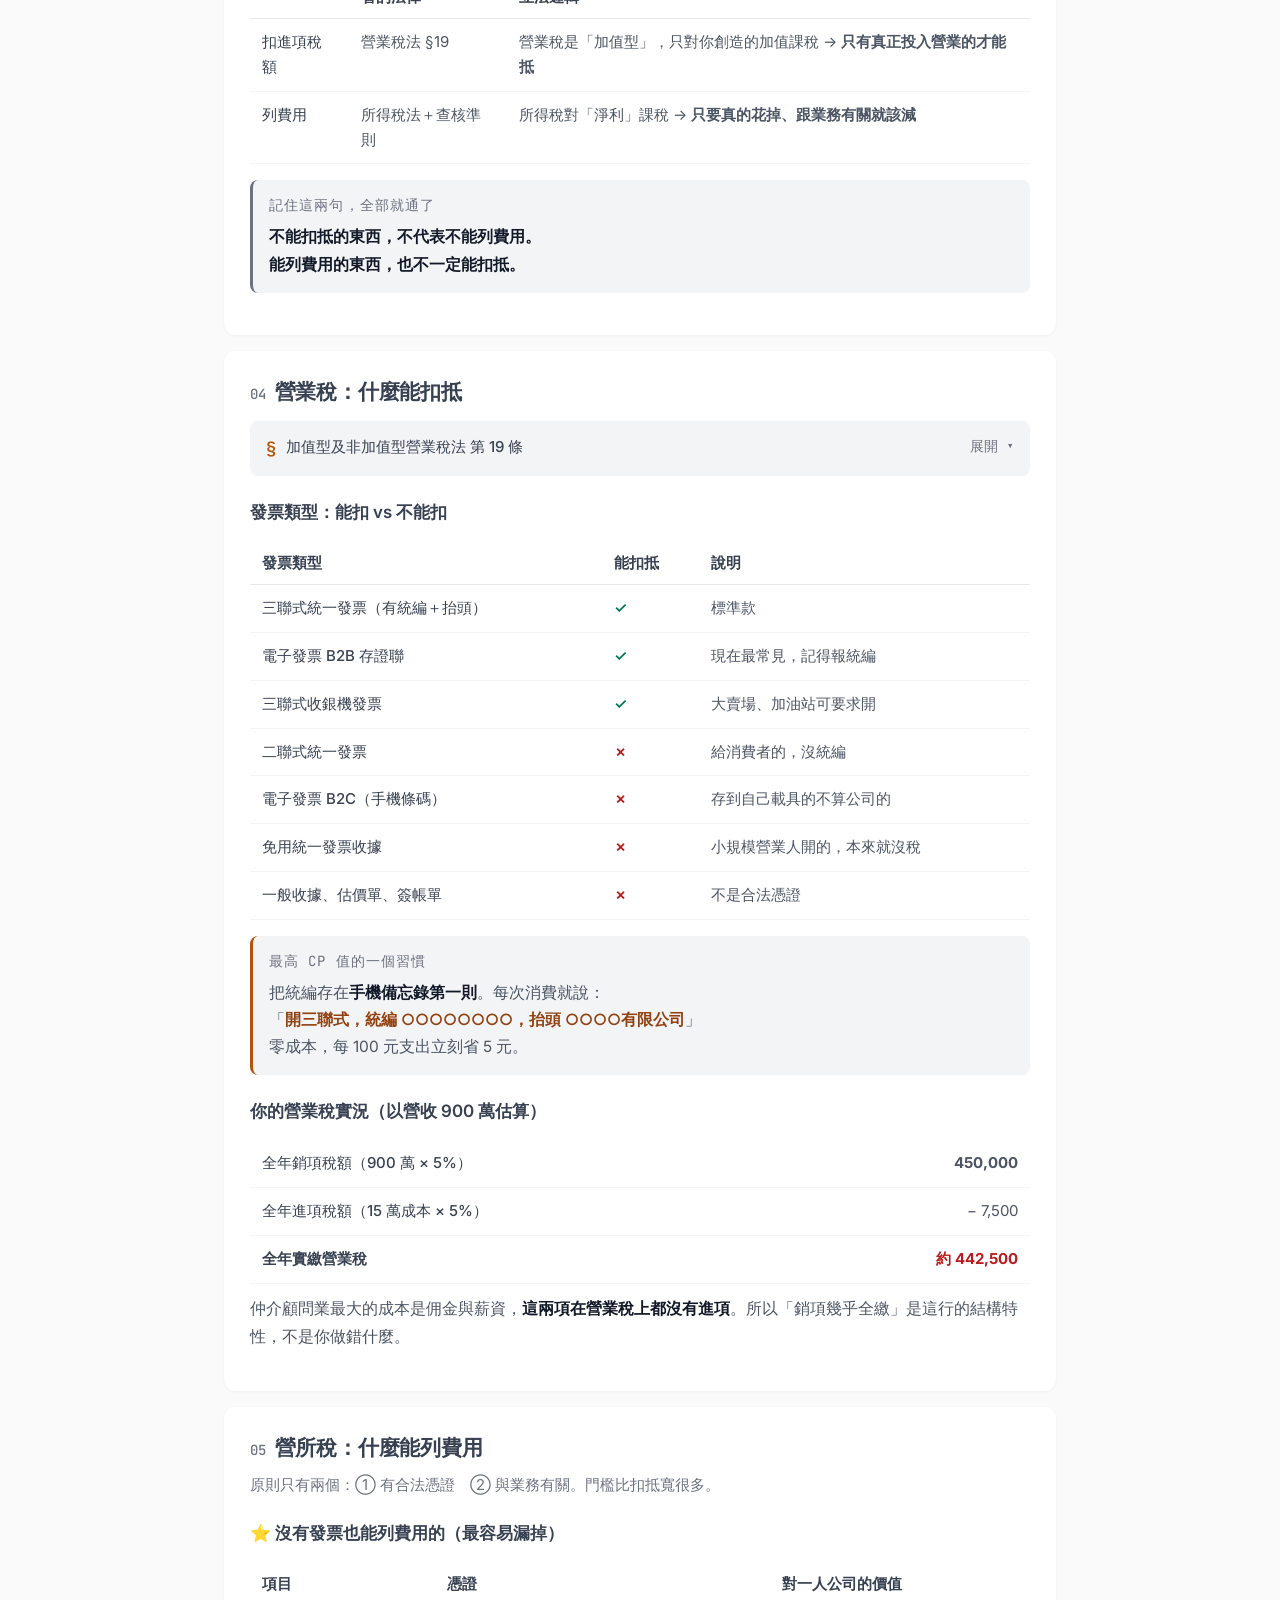
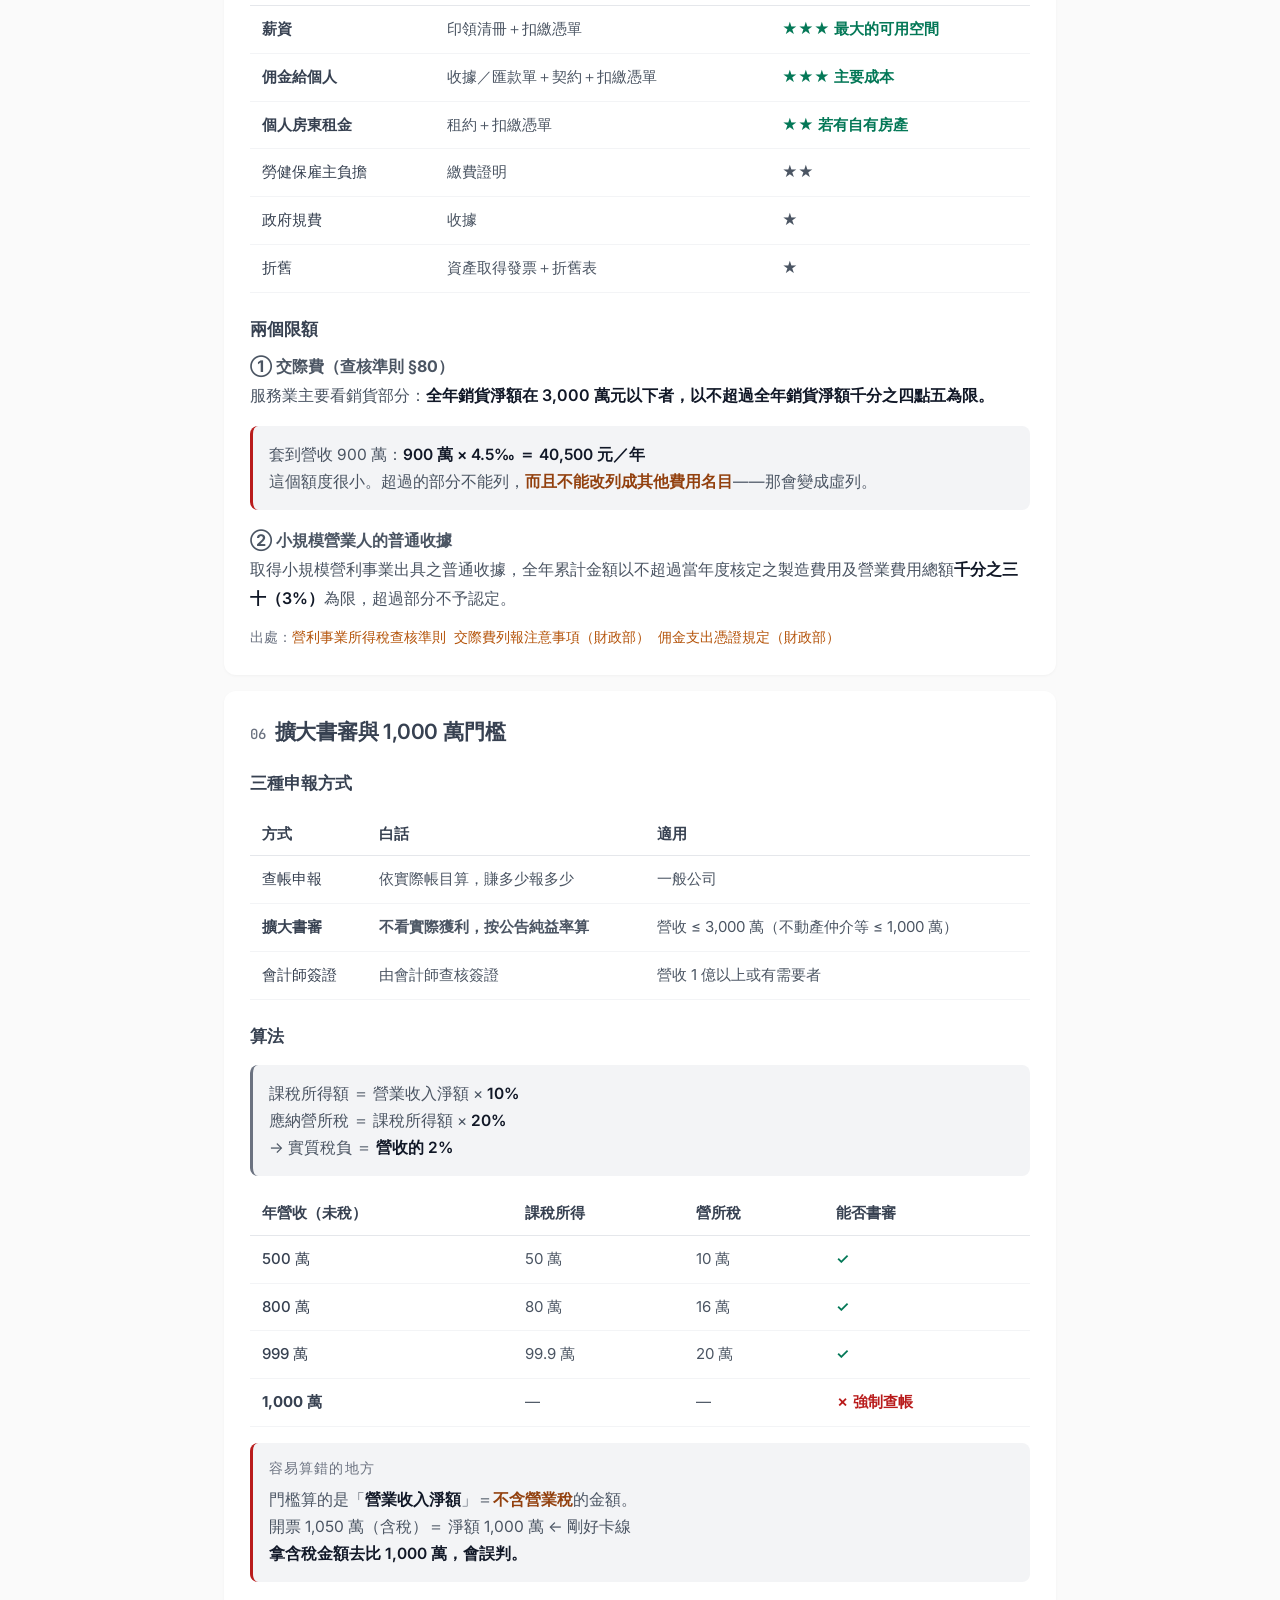
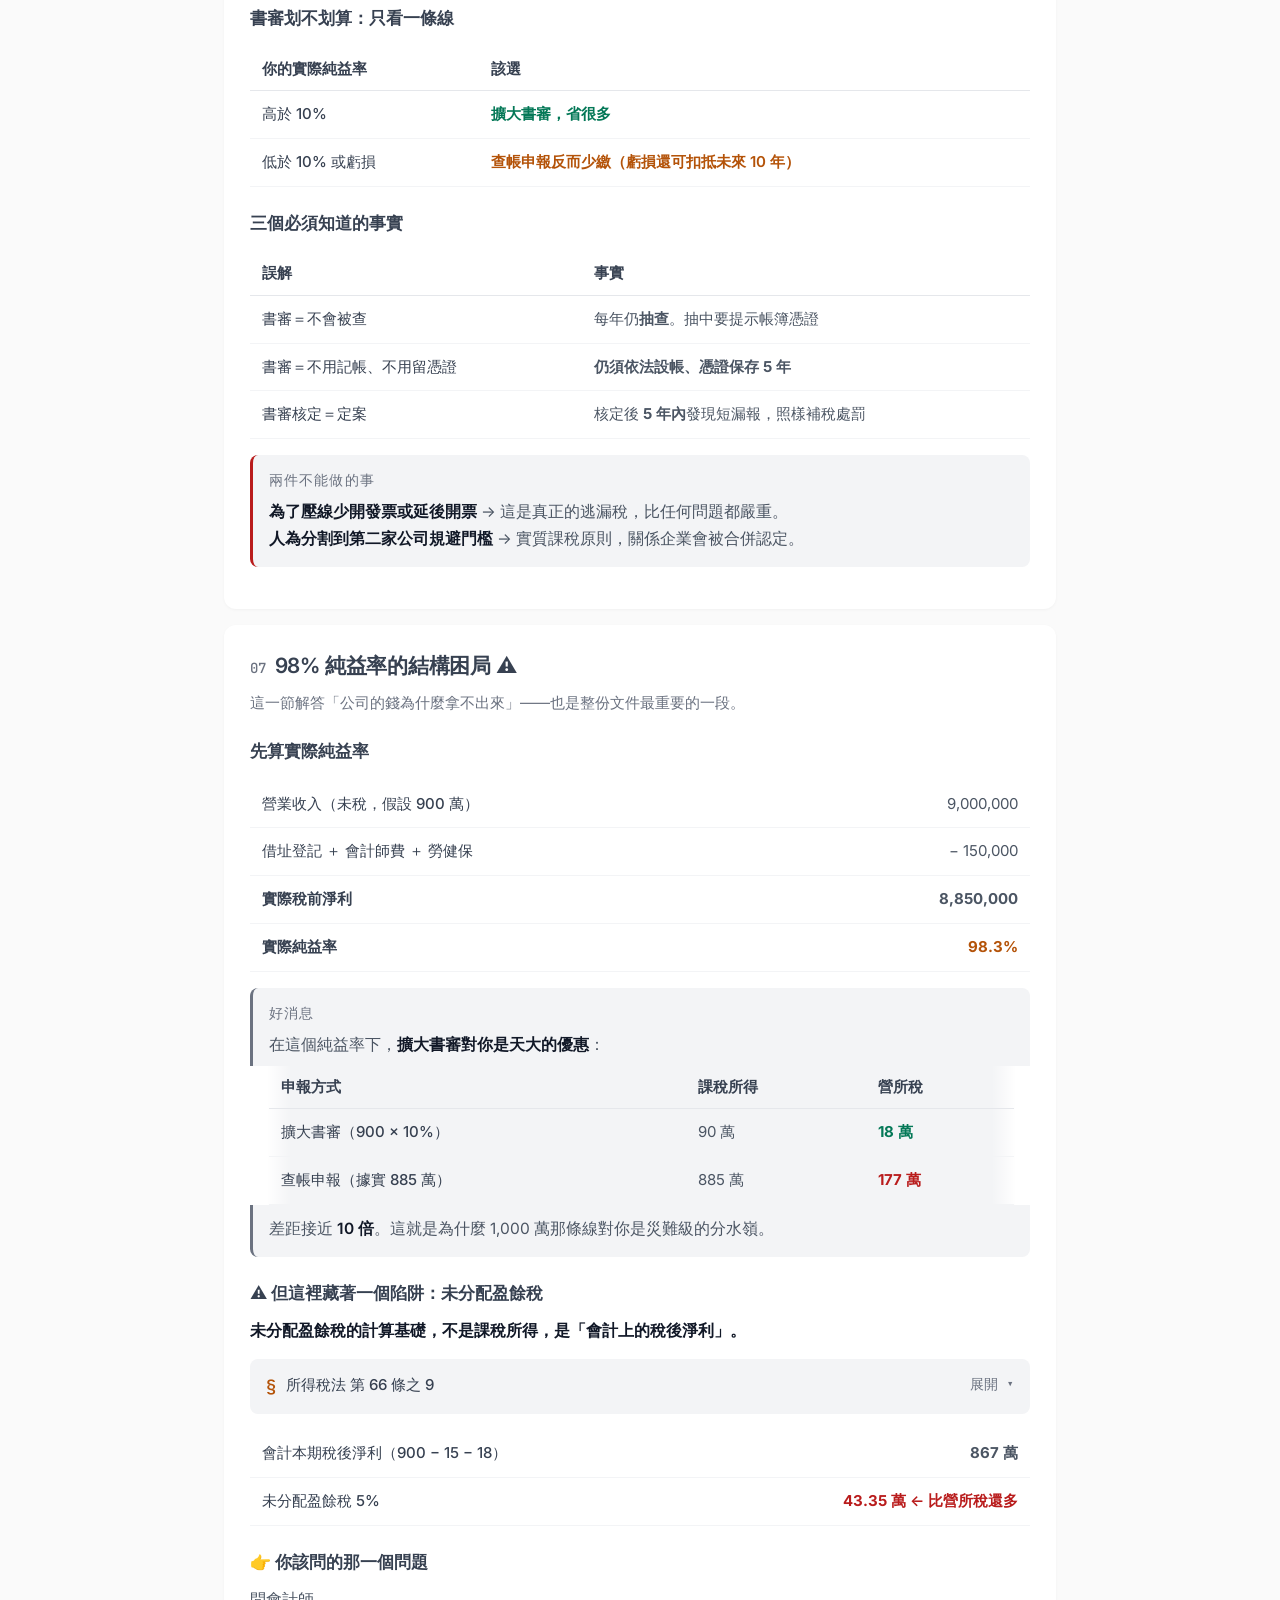
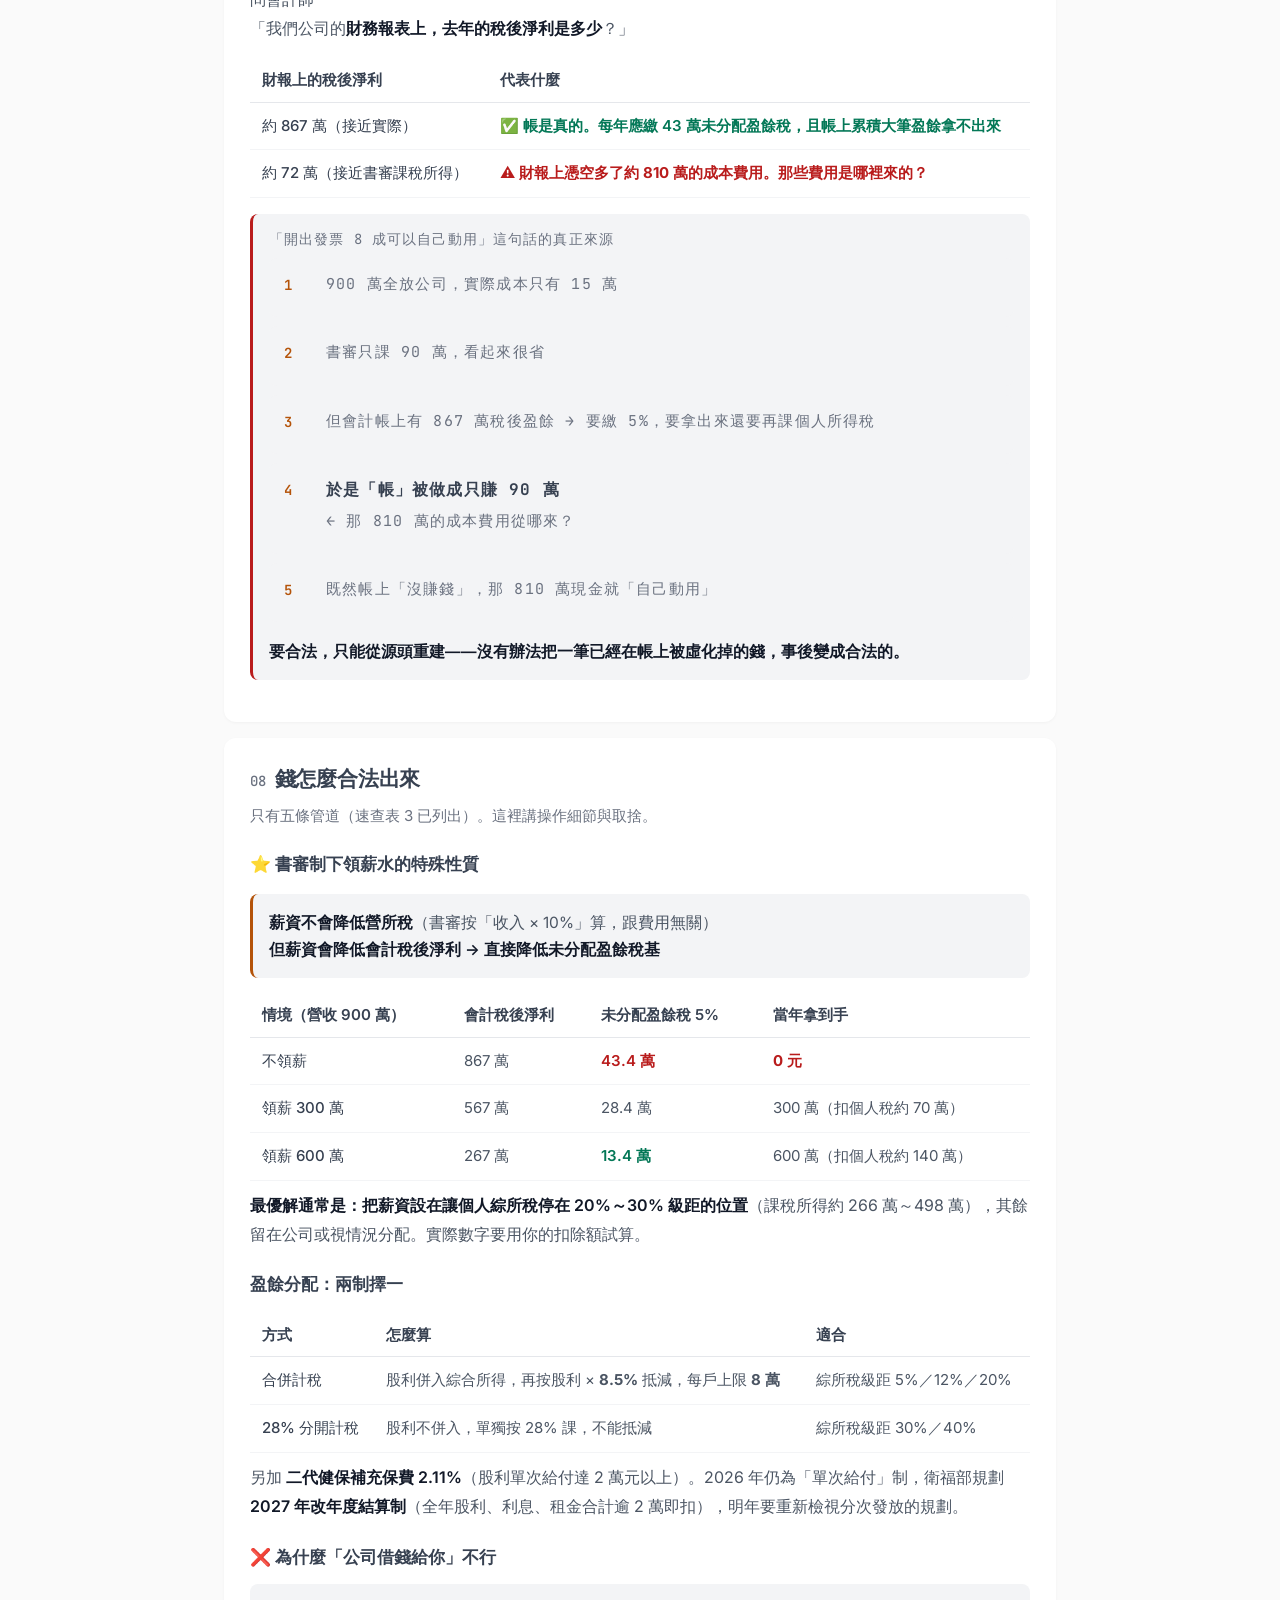
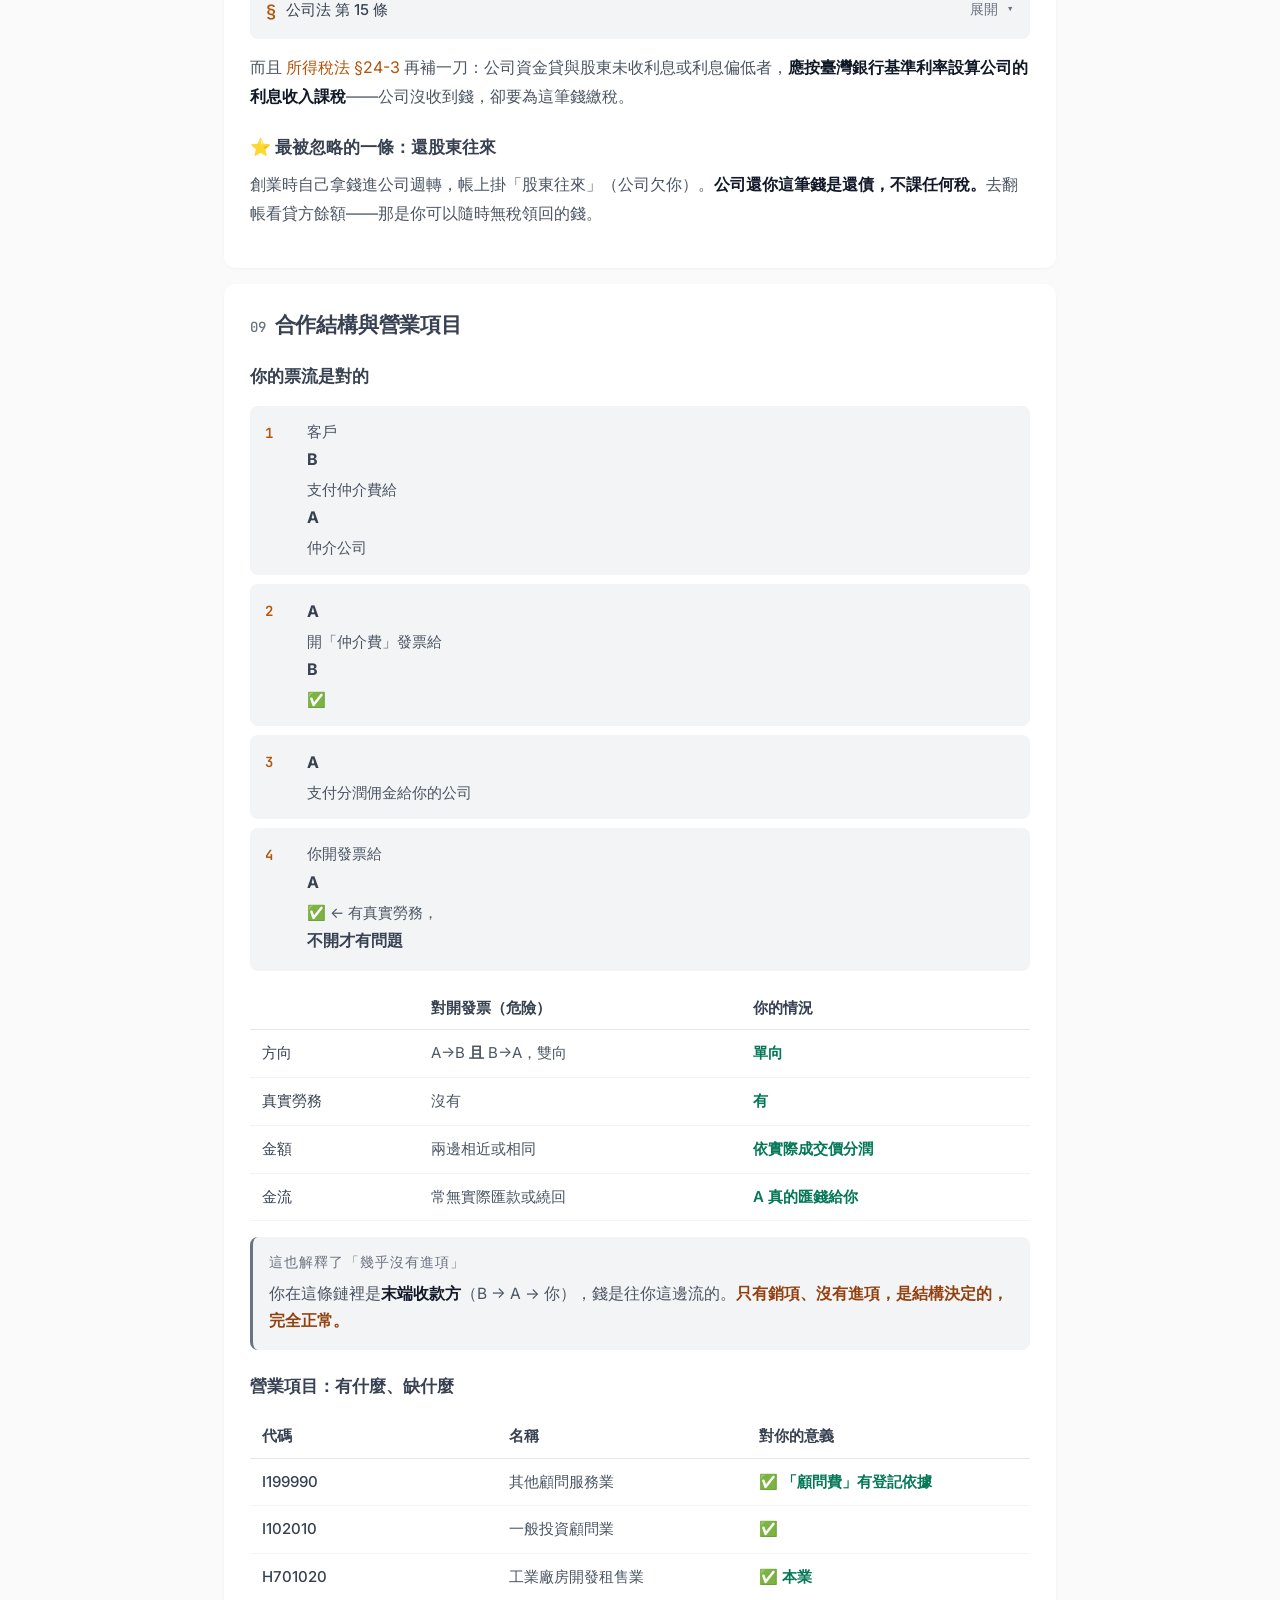
<file: 002-corporate-tax-basics/index.html>
<!DOCTYPE html>
<html lang="zh-Hant">
<head>
<meta charset="UTF-8">
<meta http-equiv="refresh" content="0; url=../corporate-tax-basics/">
<link rel="canonical" href="../corporate-tax-basics/">
<title>前往新網址</title>
</head>
<body>
<p>本頁已搬遷，正在前往新網址…<br>
若未自動跳轉請點 <a href="../corporate-tax-basics/">這裡</a>。</p>
</body>
</html>
</file>
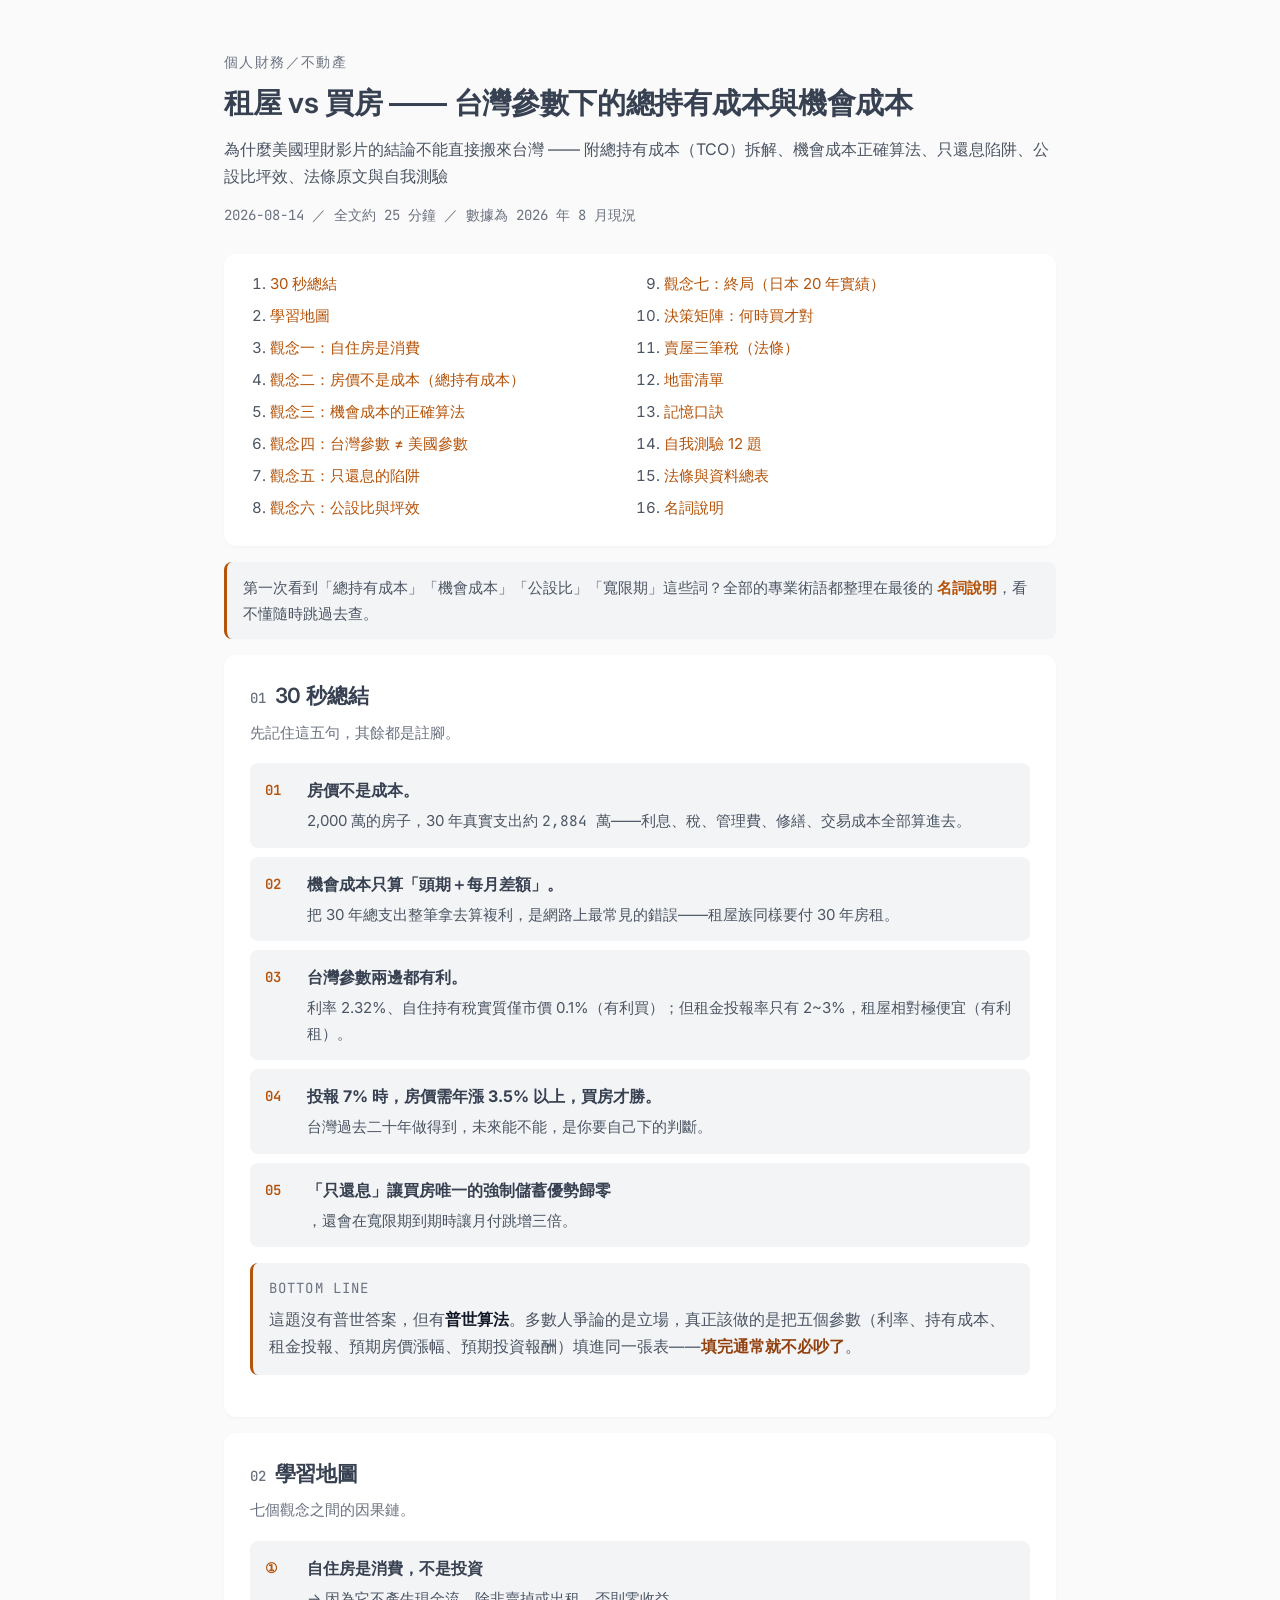
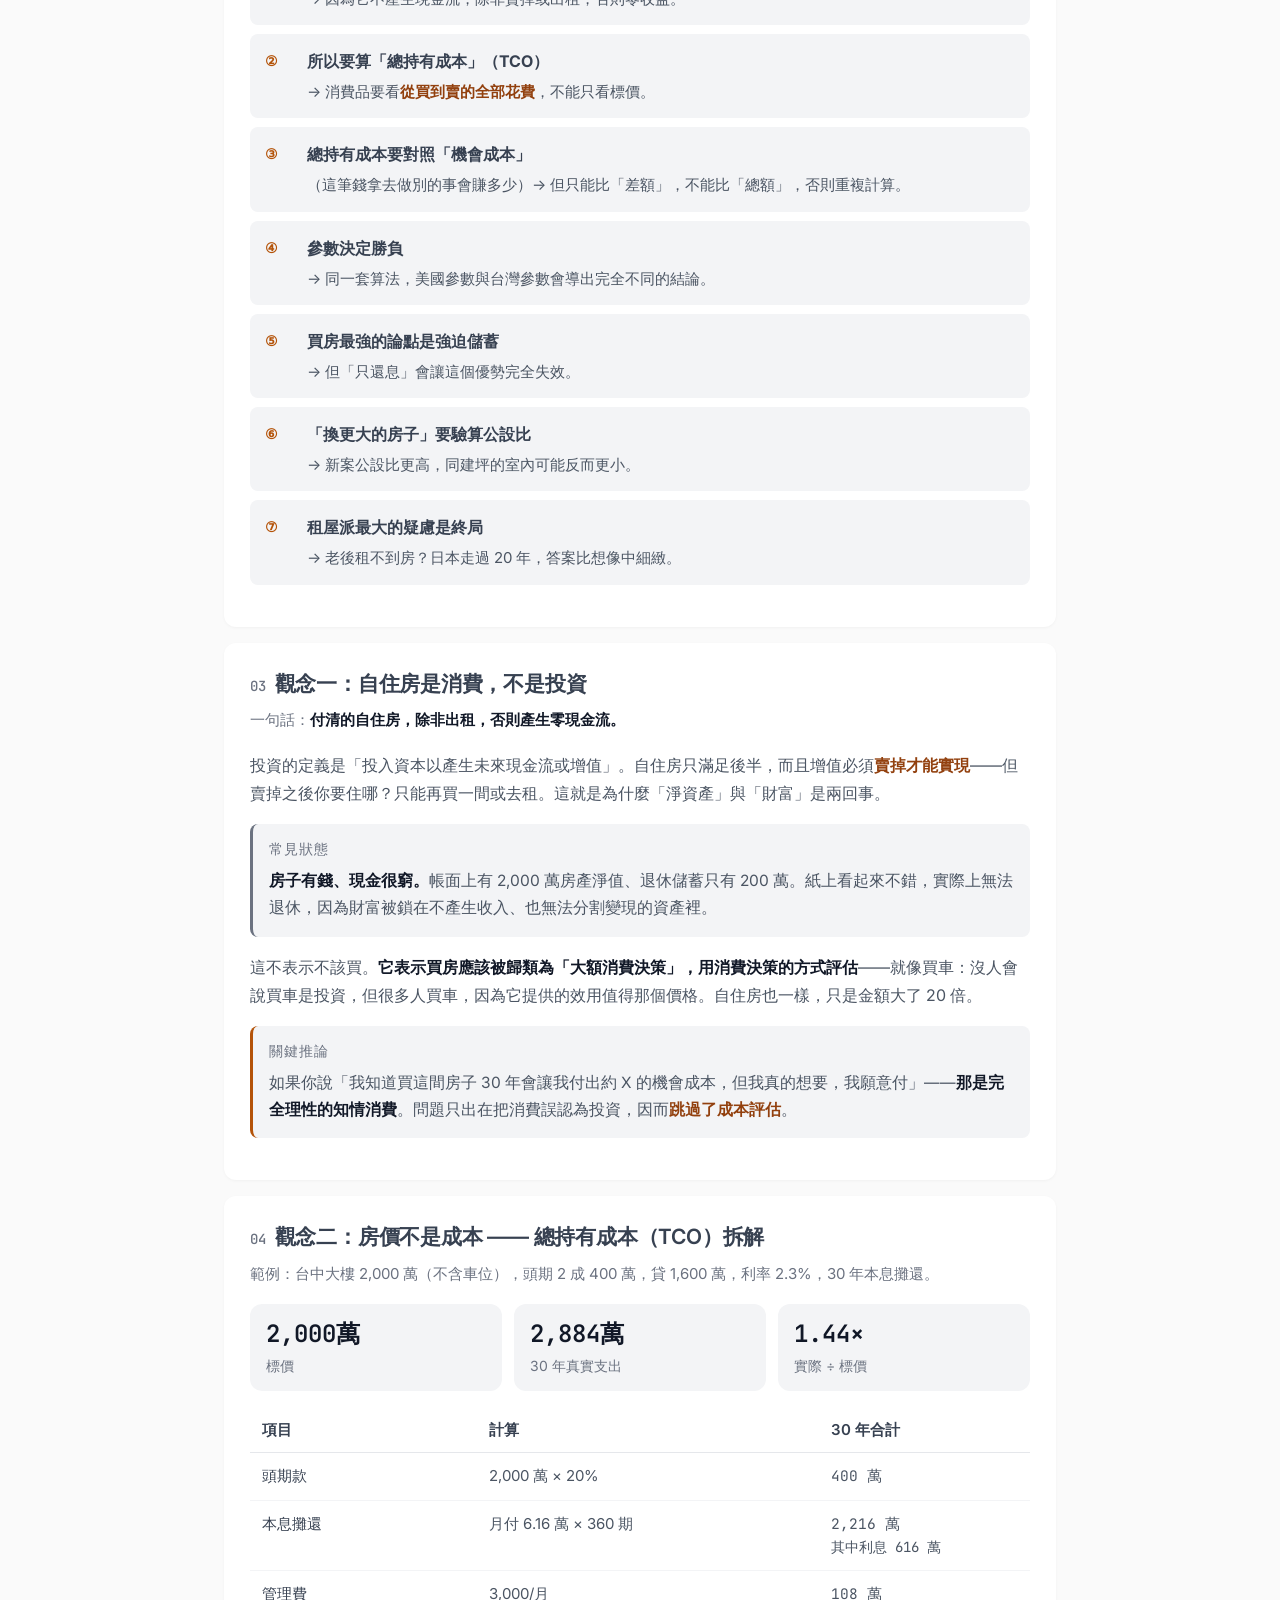
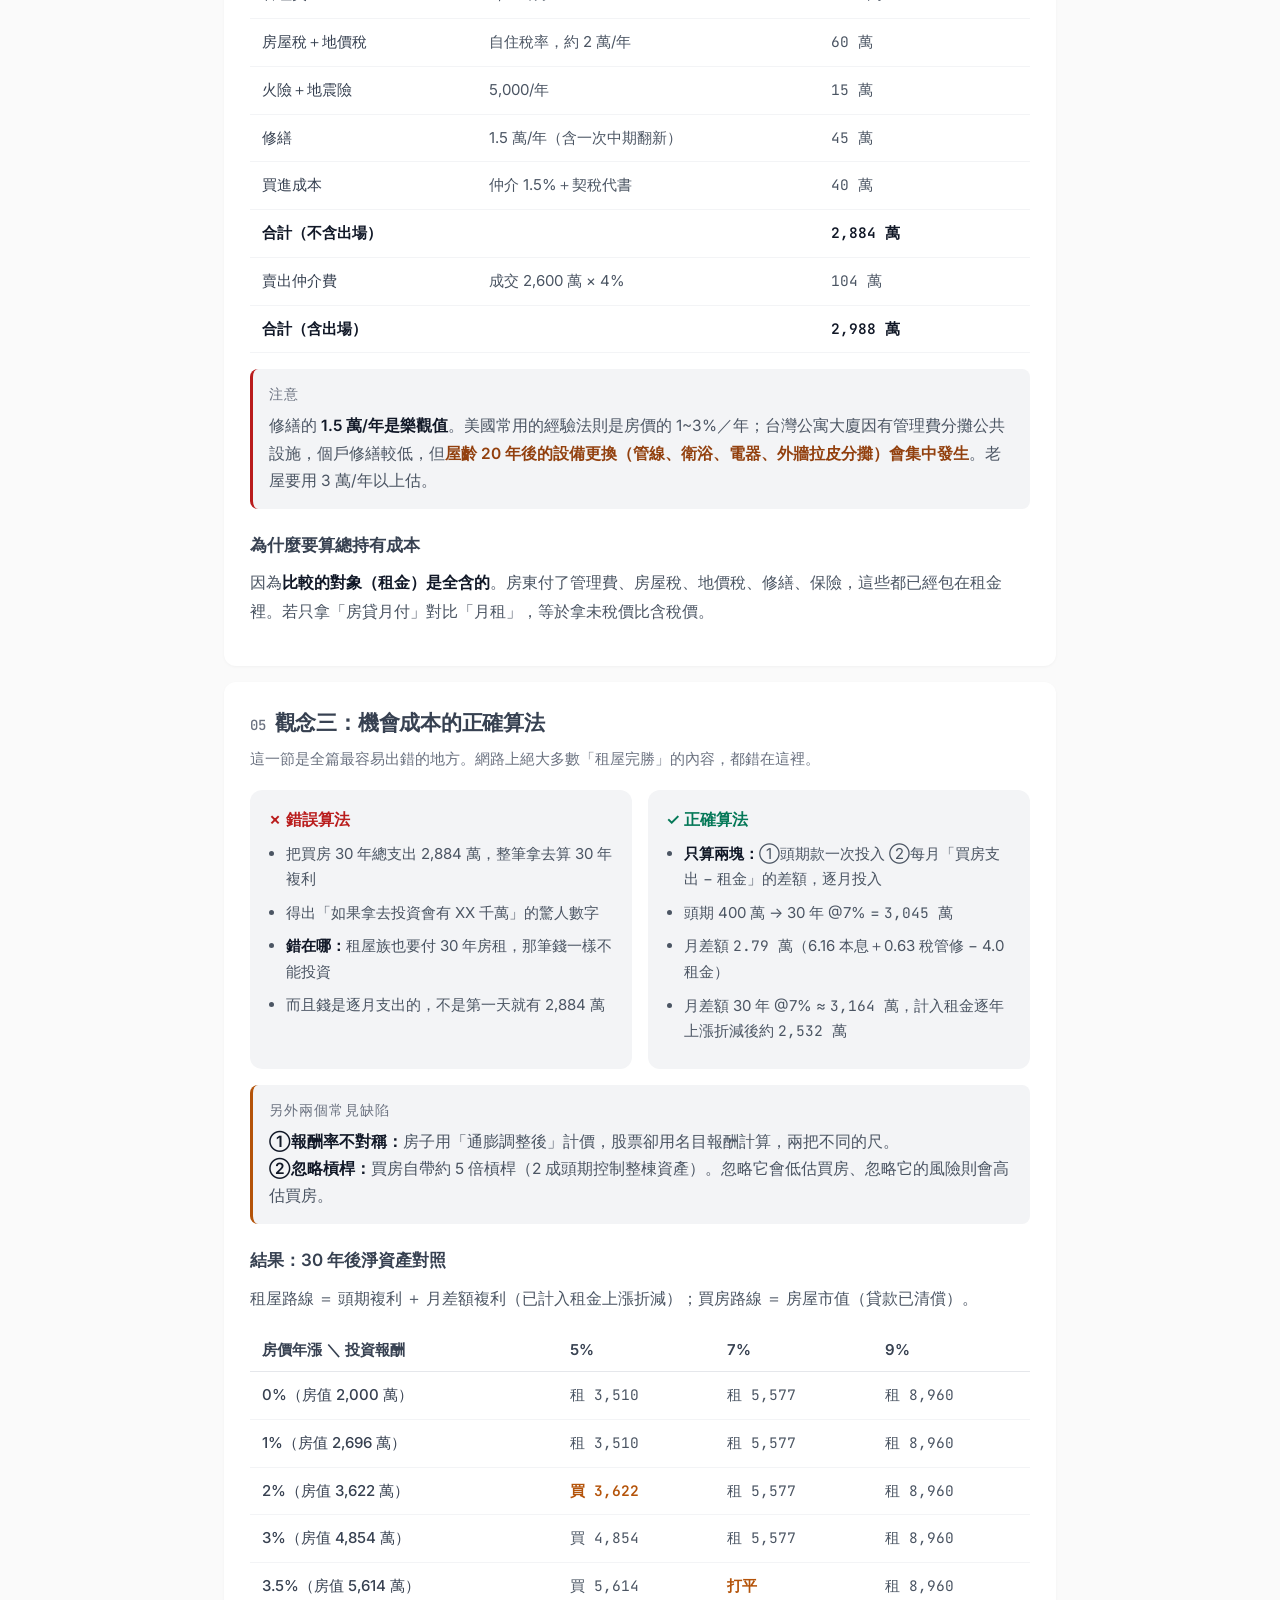
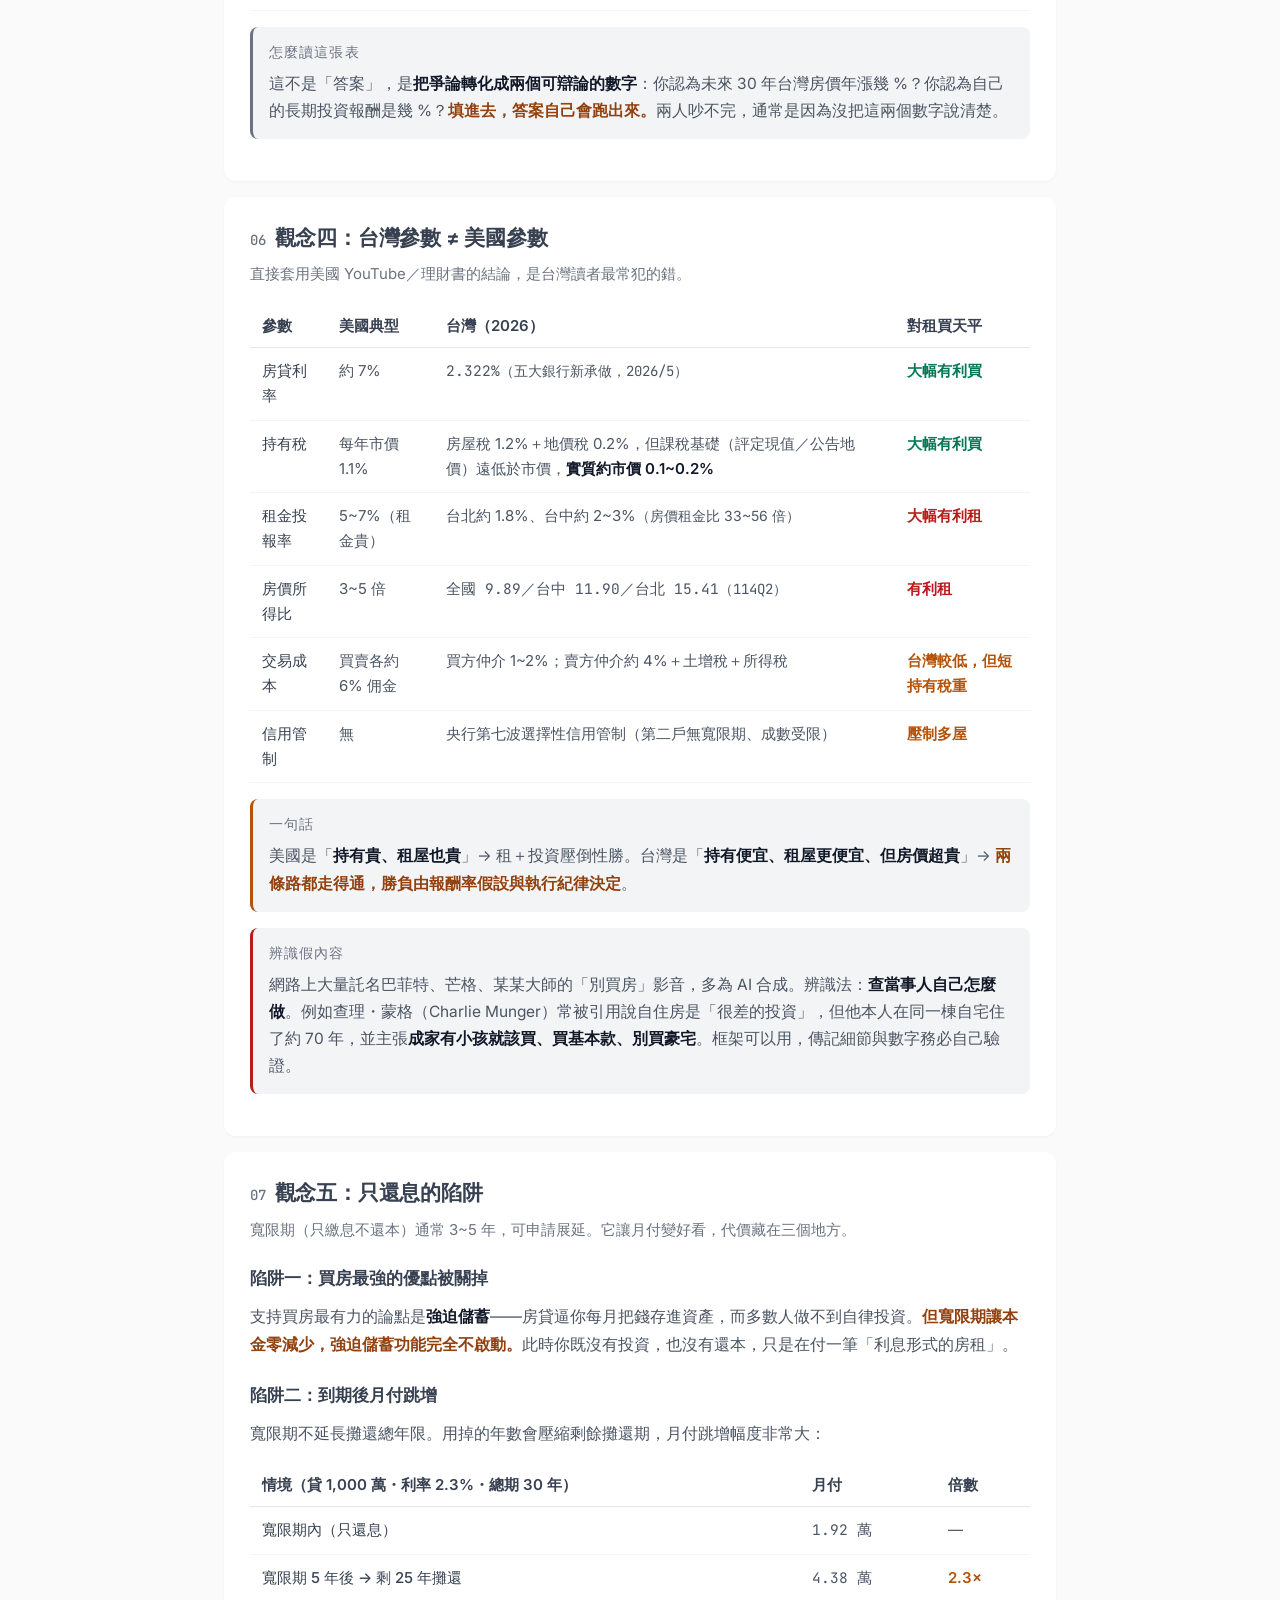
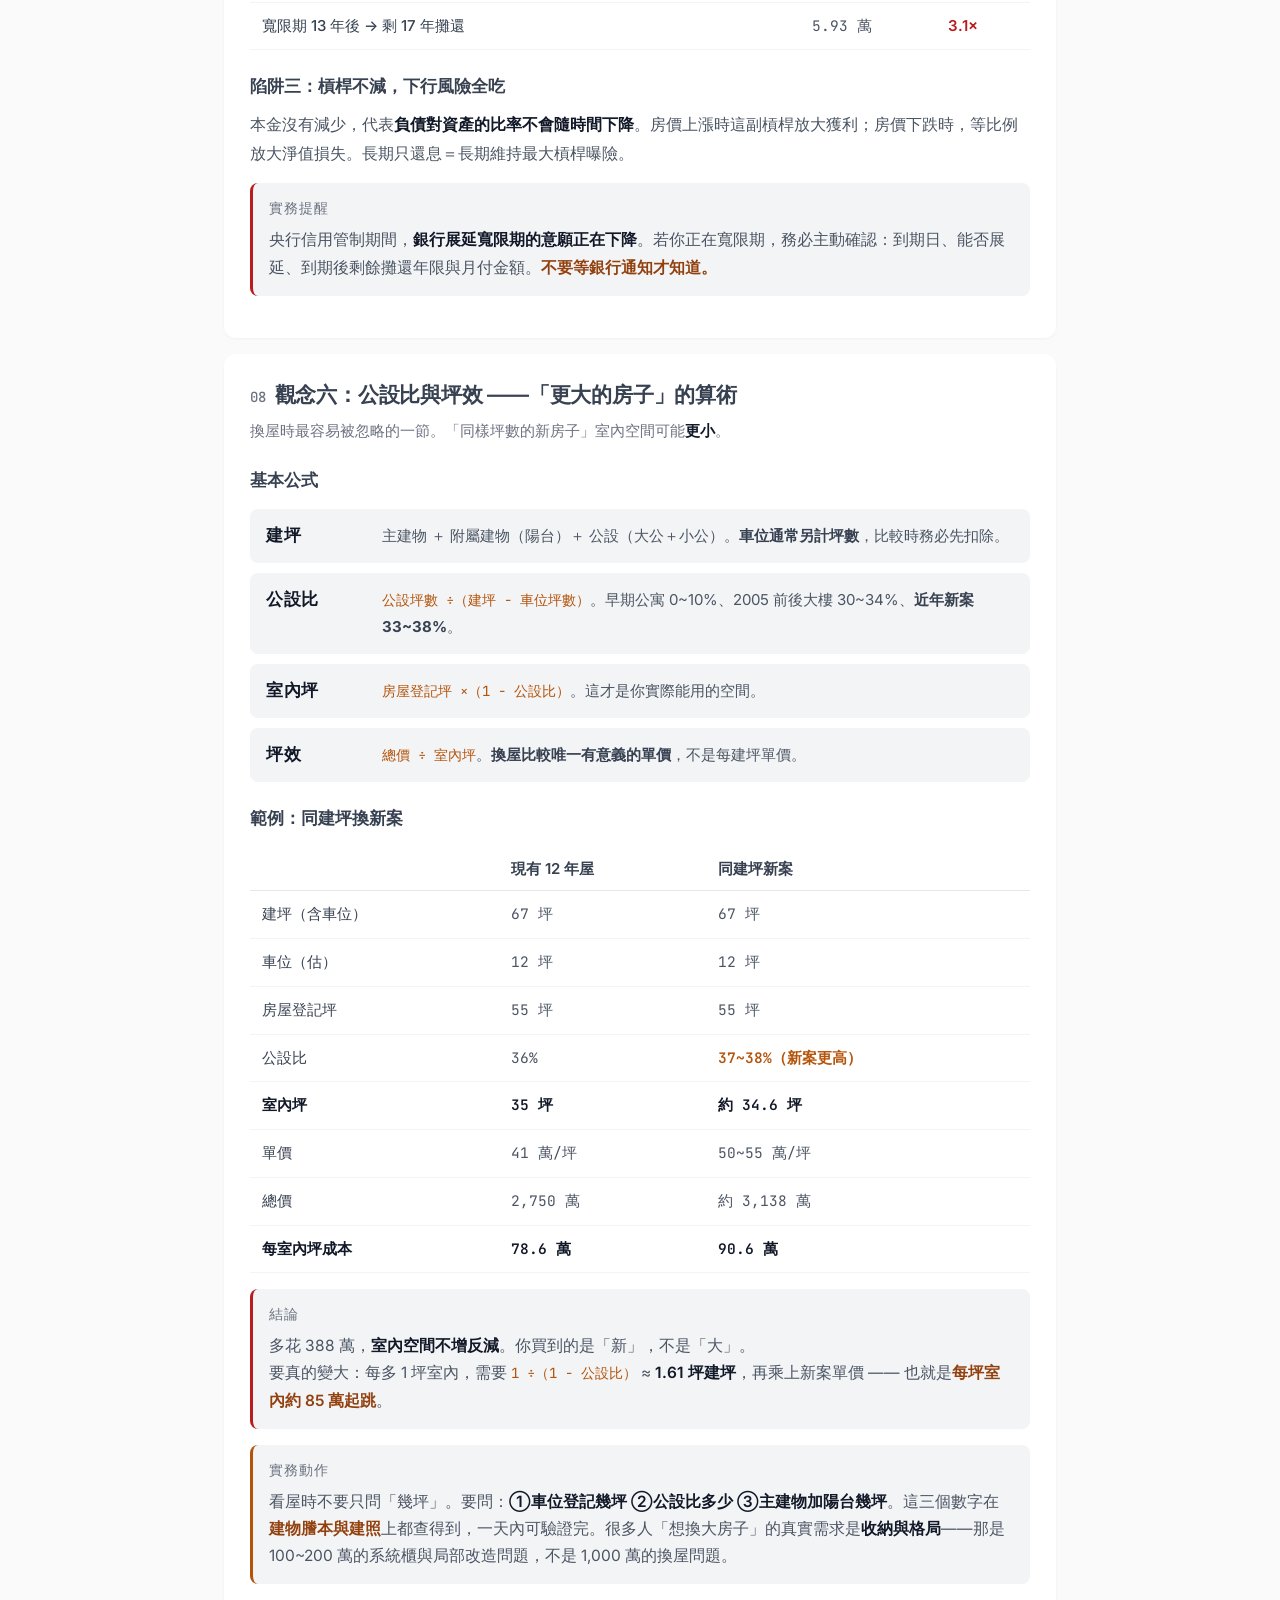
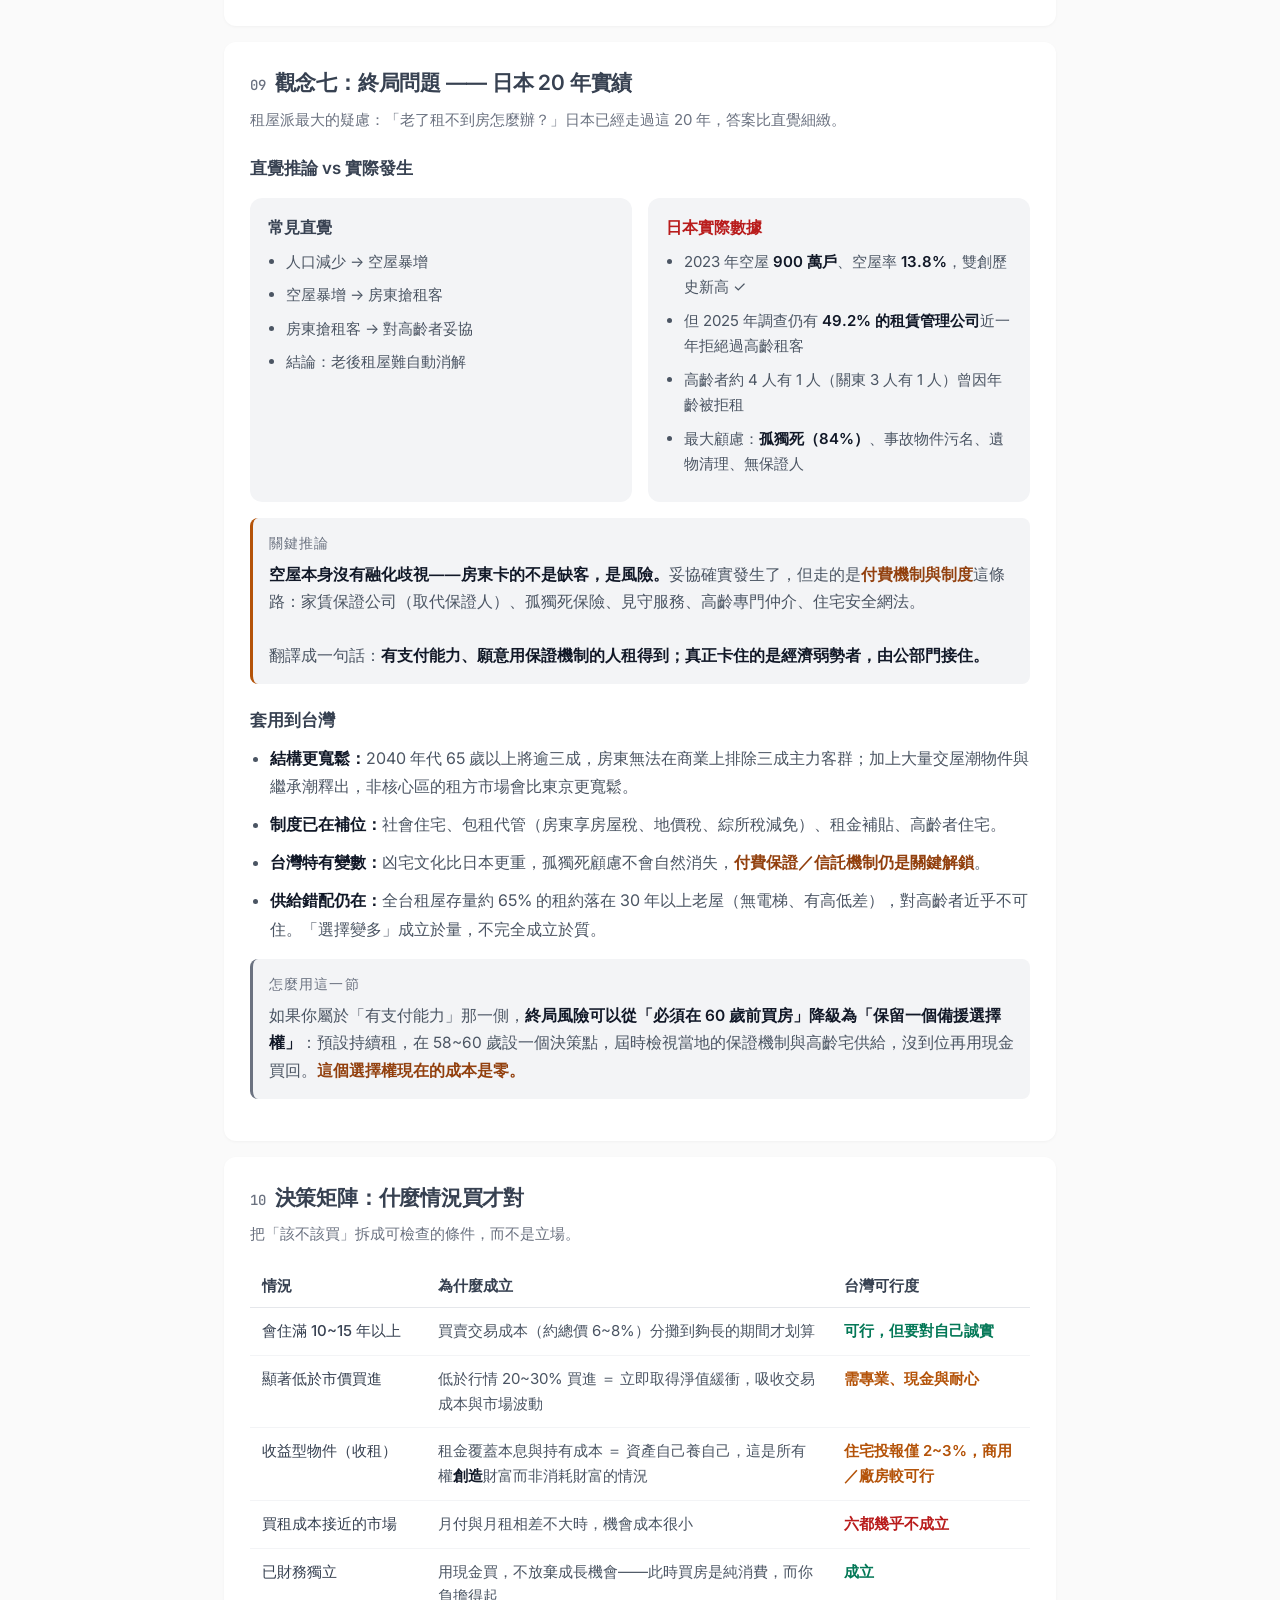
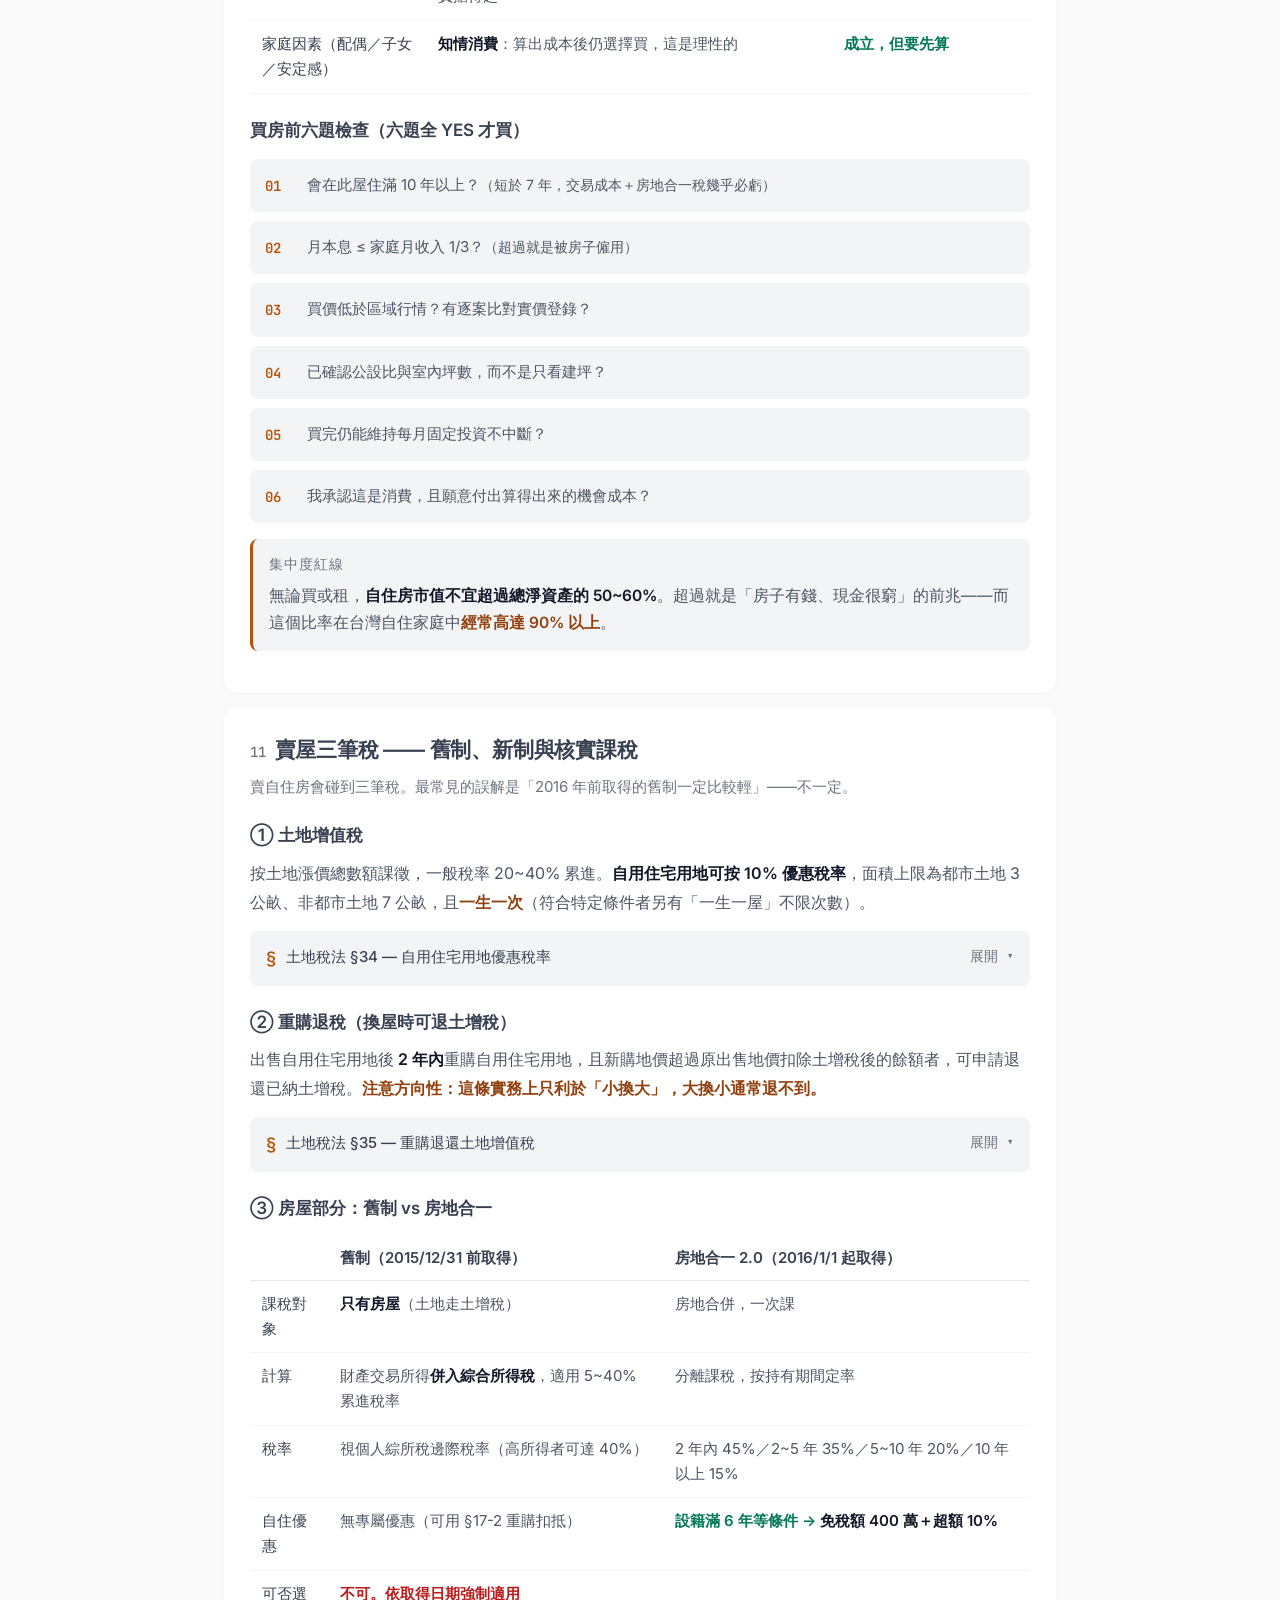
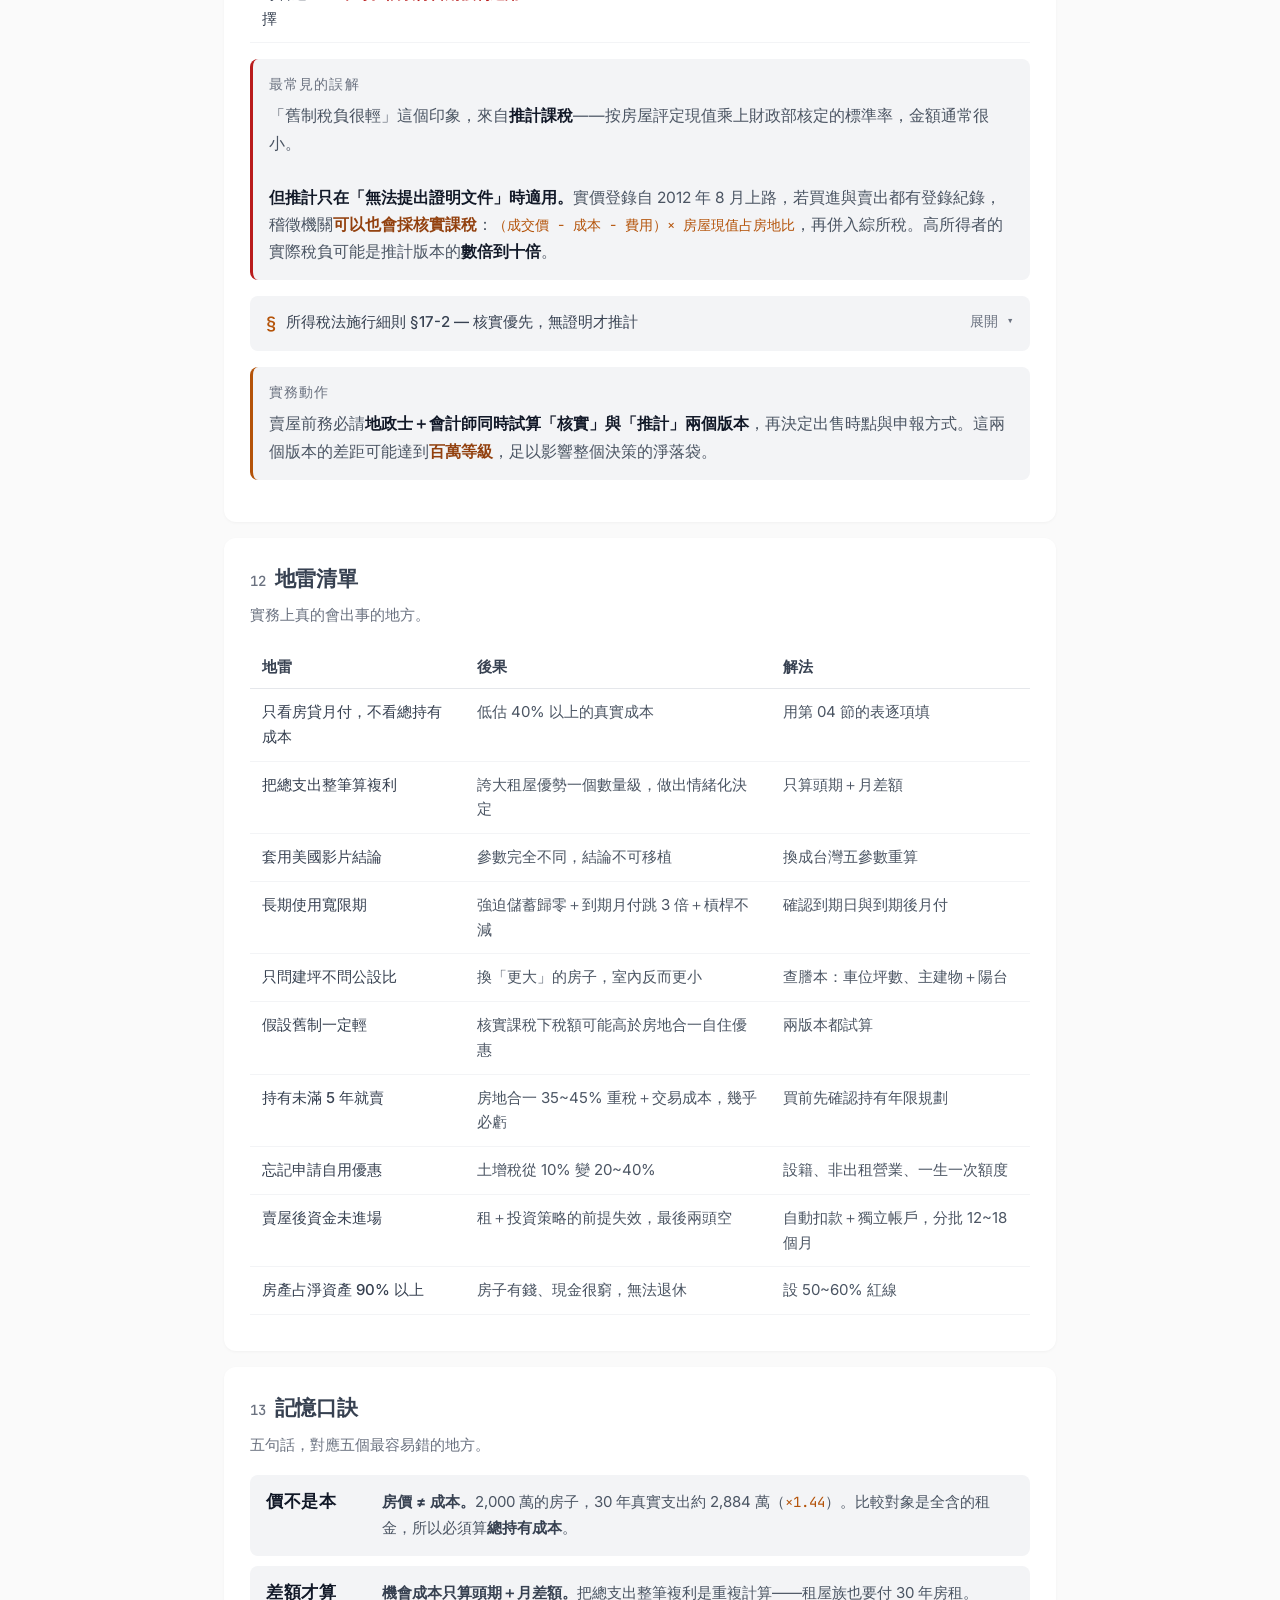
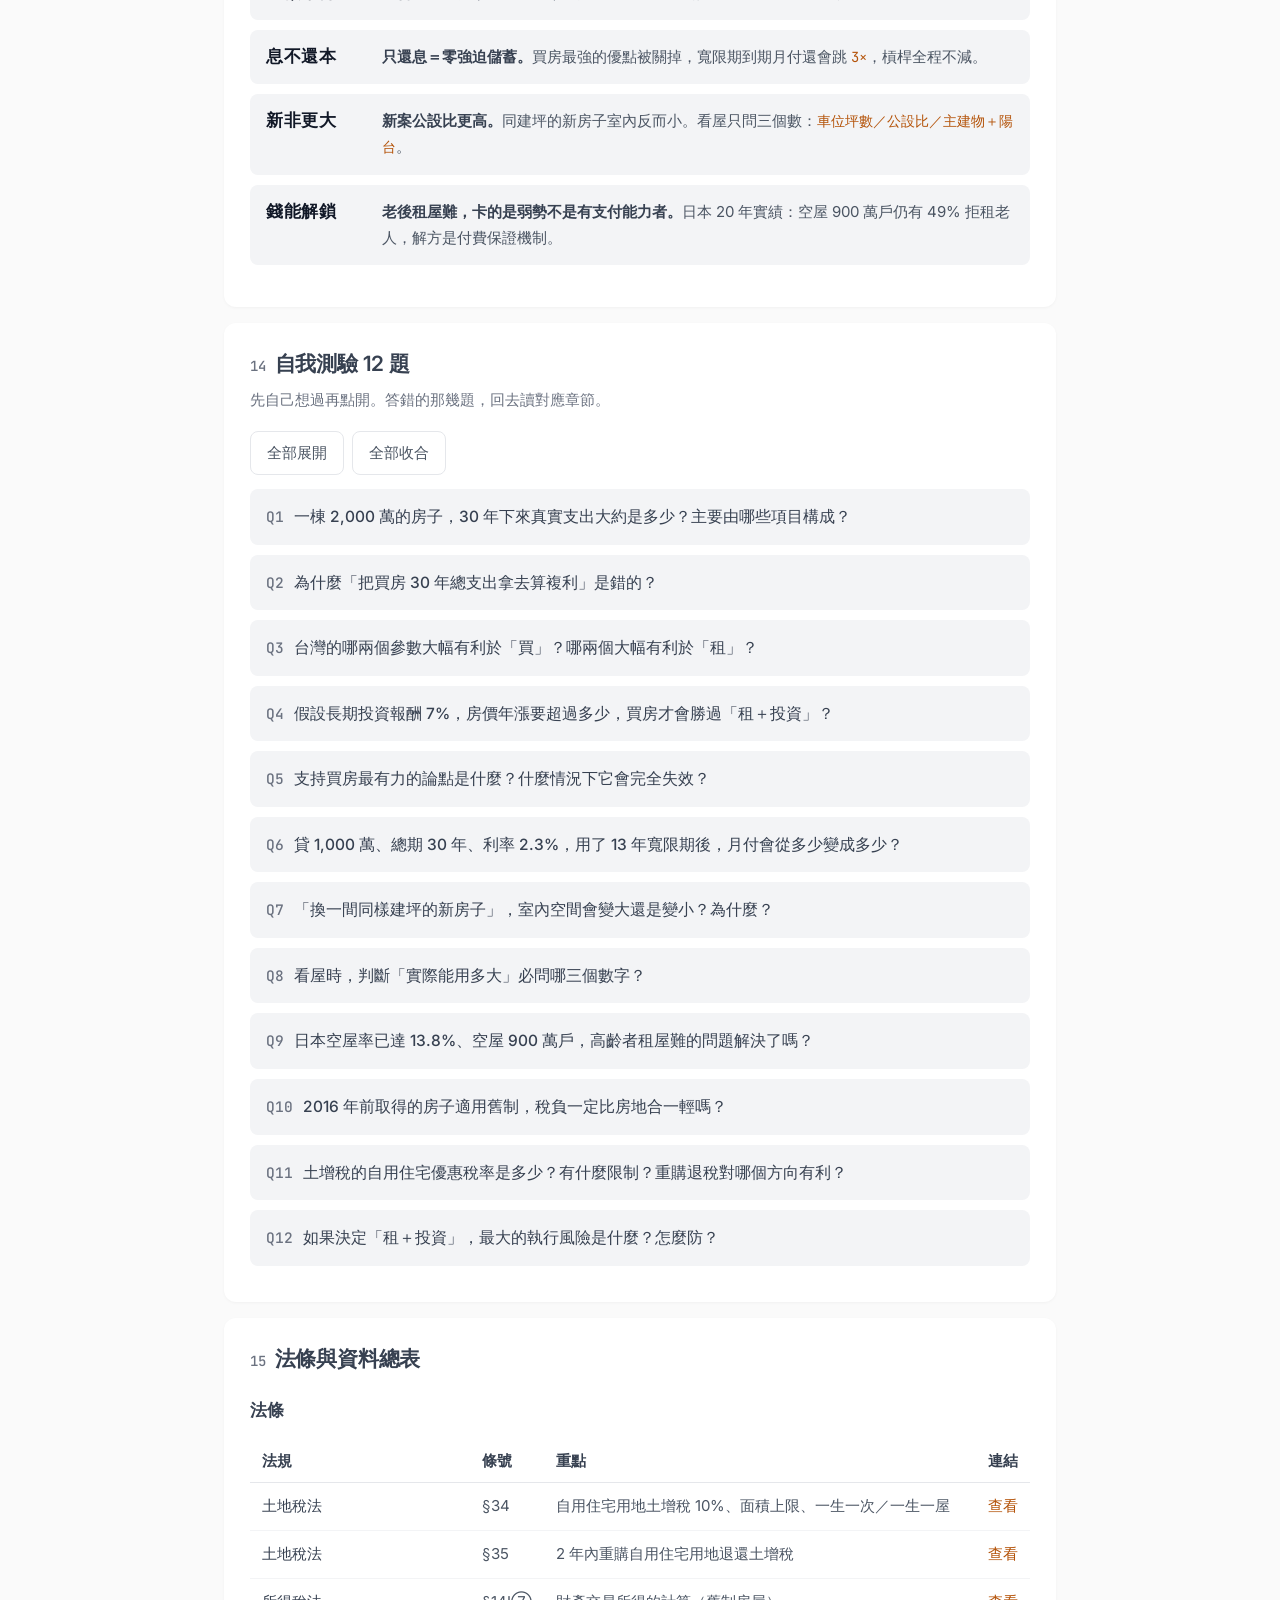
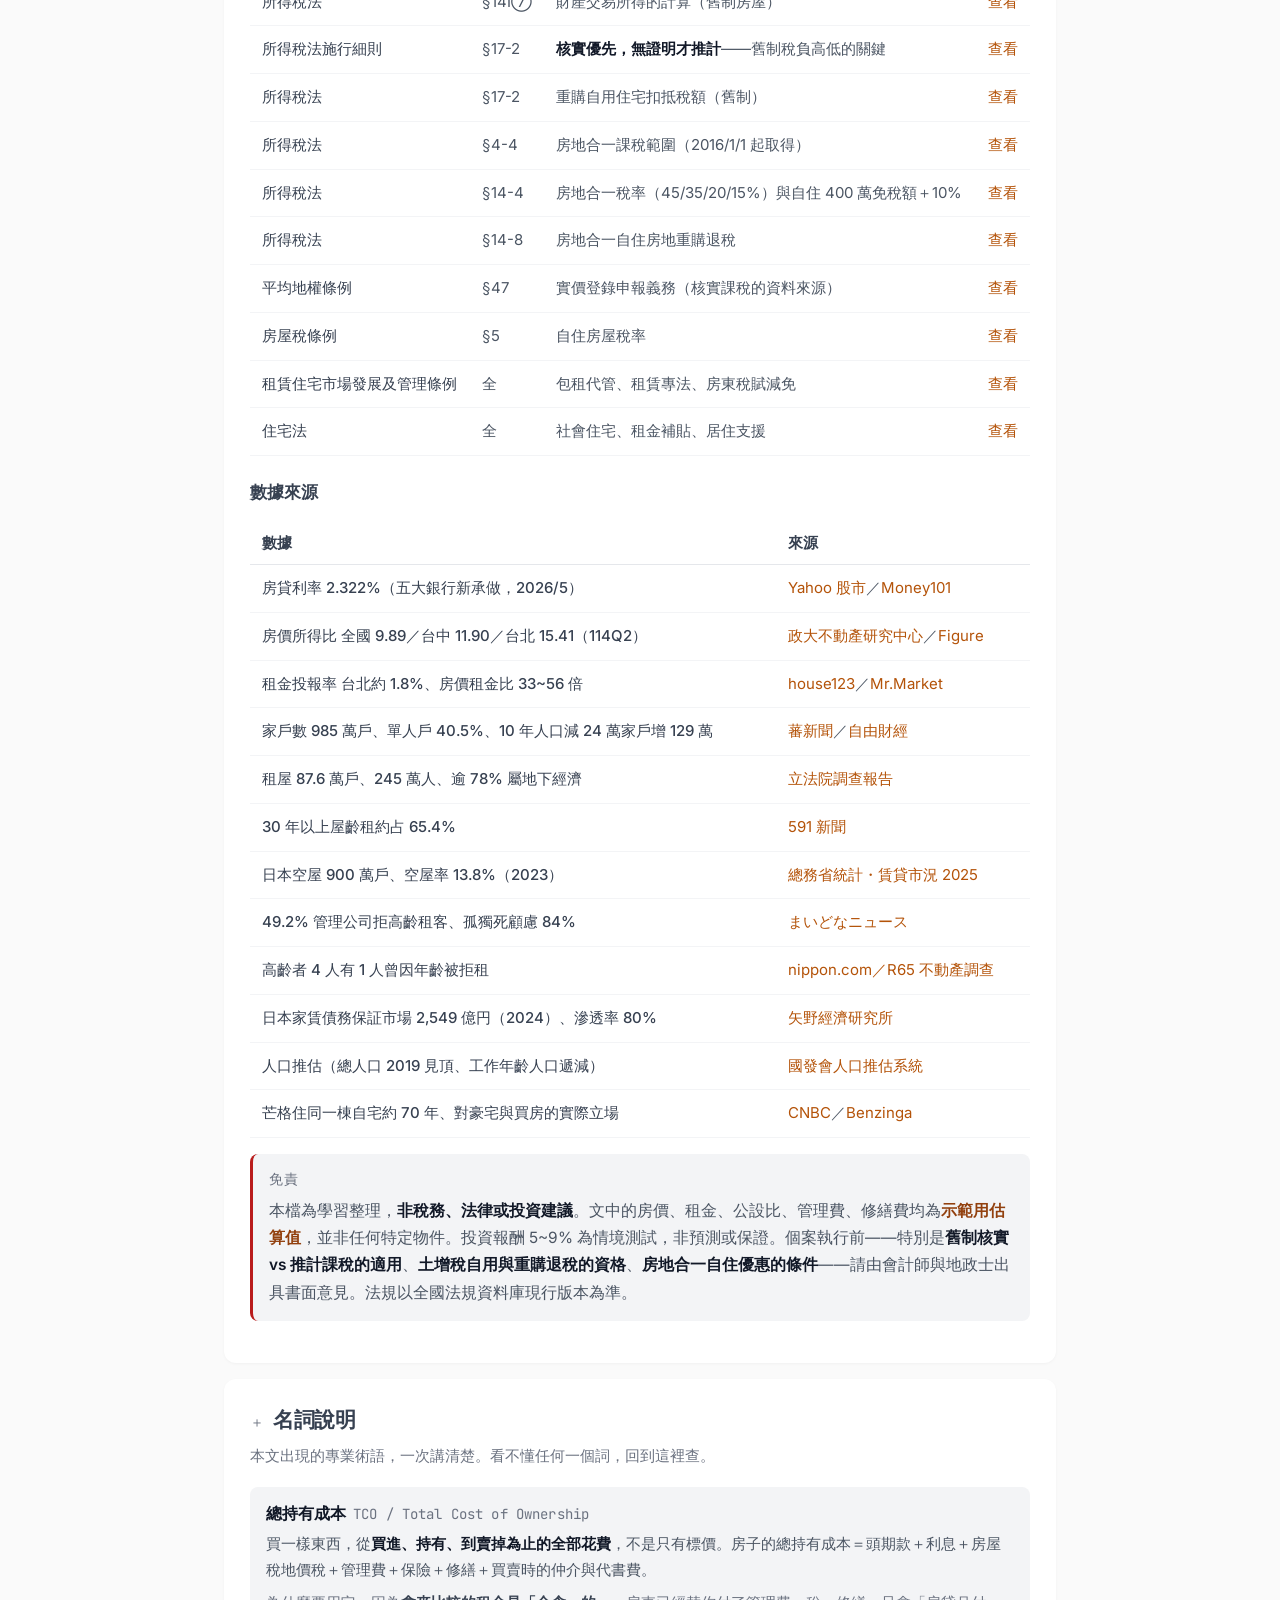
<file: 003-rent-vs-buy/index.html>
<!DOCTYPE html>
<html lang="zh-Hant">
<head>
<meta charset="UTF-8">
<meta http-equiv="refresh" content="0; url=../rent-vs-buy/">
<link rel="canonical" href="../rent-vs-buy/">
<title>前往新網址</title>
</head>
<body>
<p>本頁已搬遷，正在前往新網址…<br>
若未自動跳轉請點 <a href="../rent-vs-buy/">這裡</a>。</p>
</body>
</html>
</file>
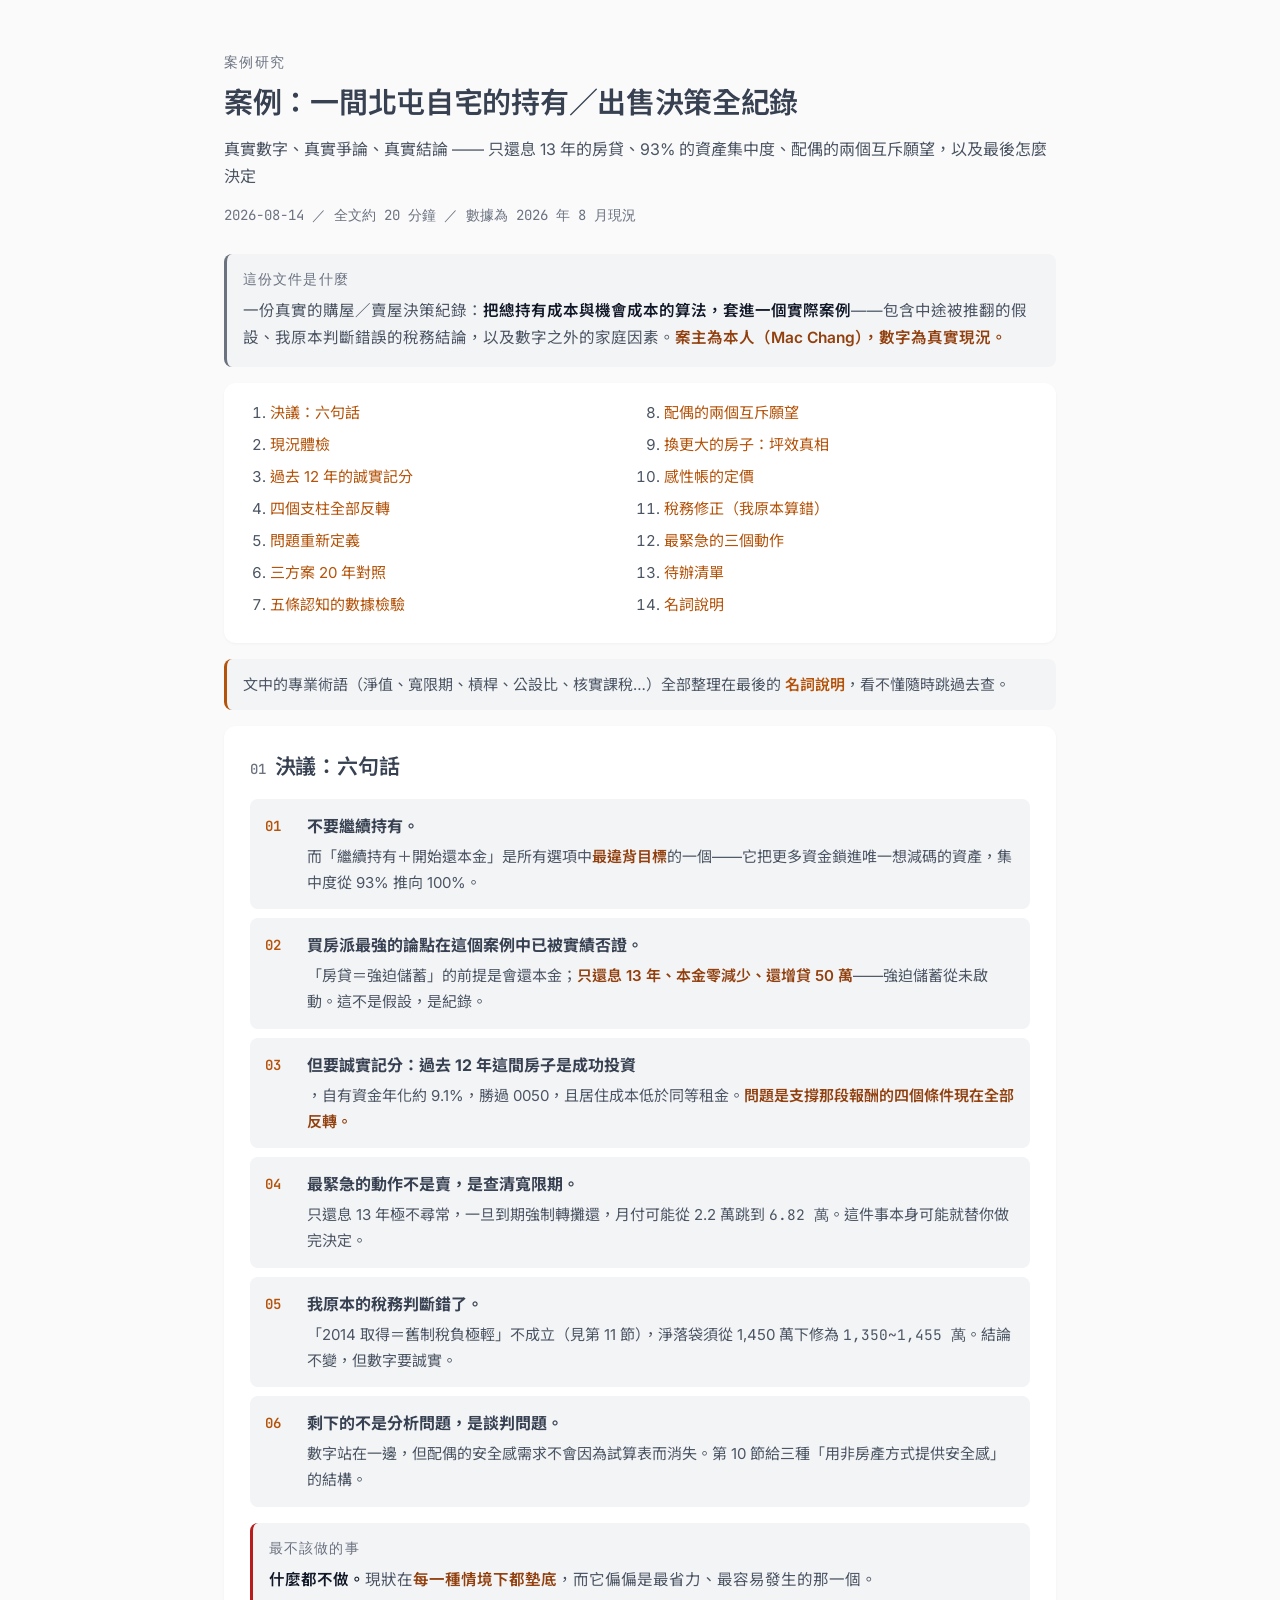
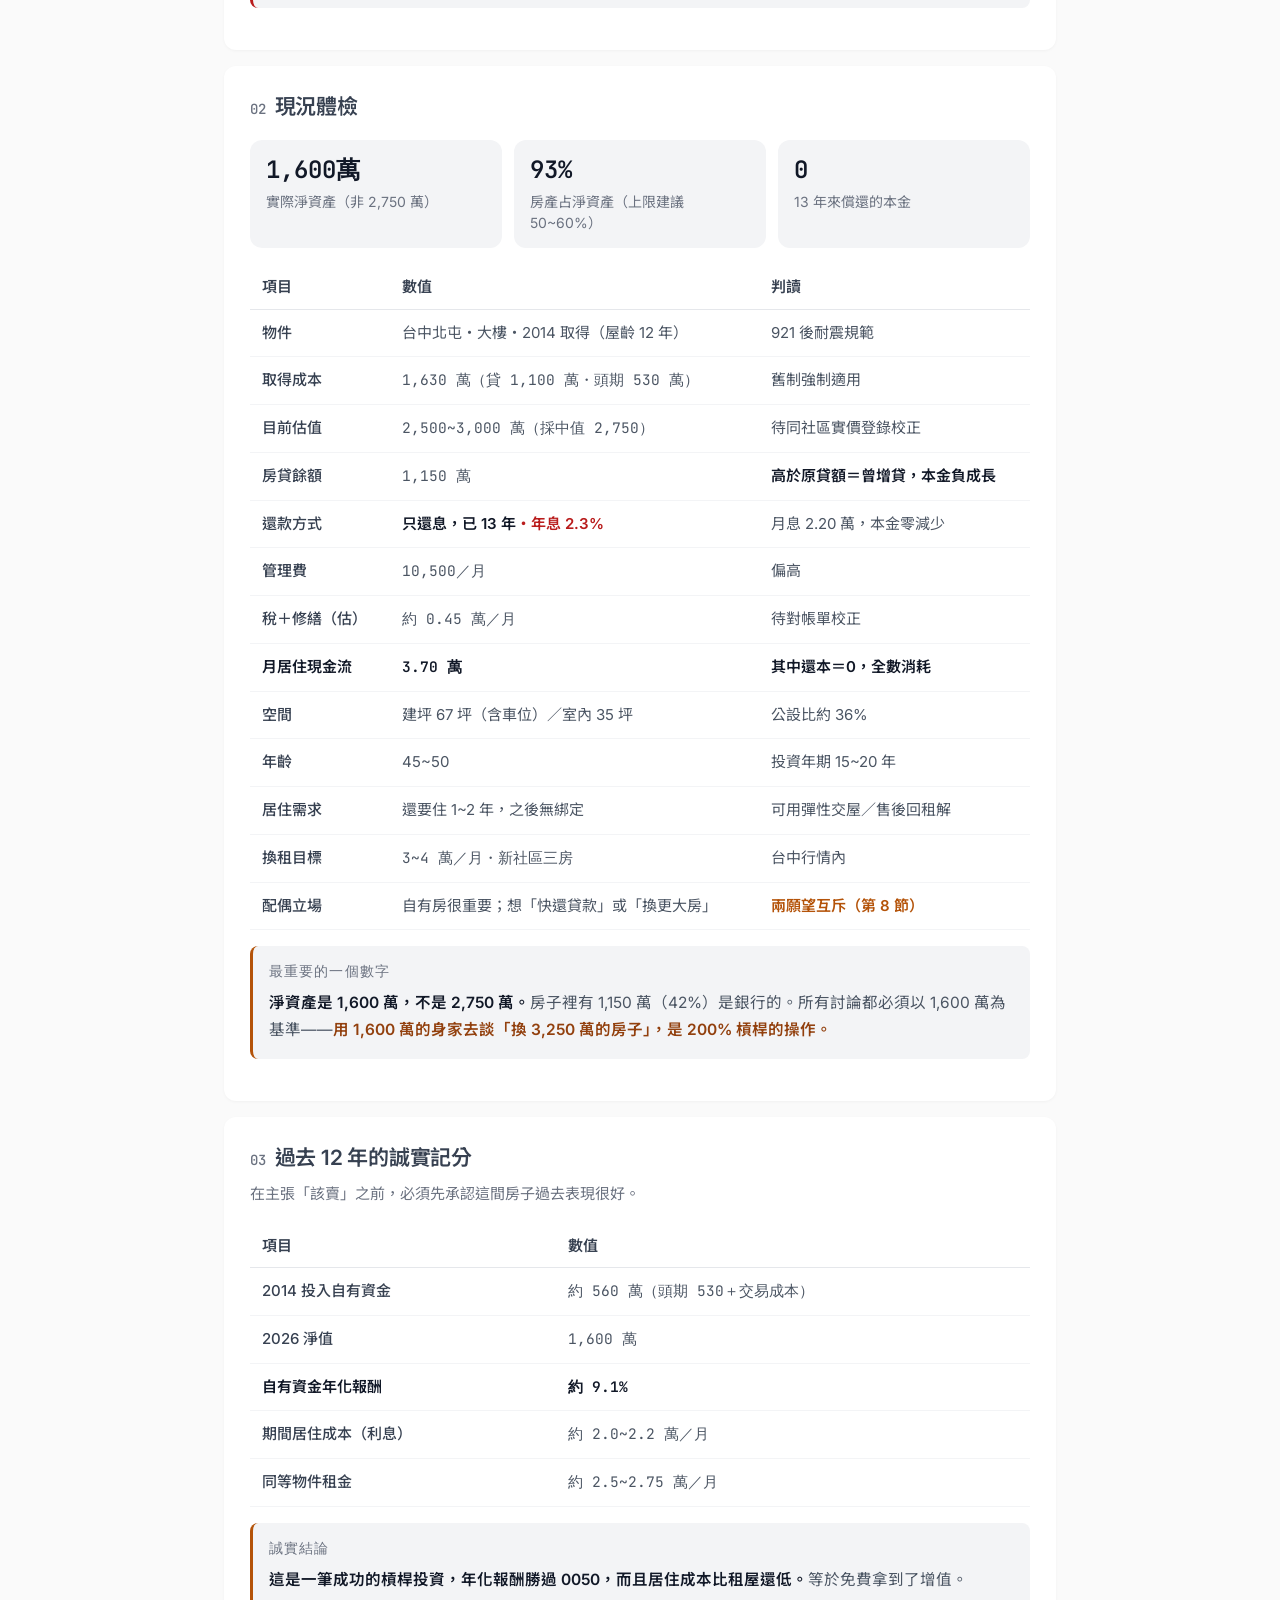
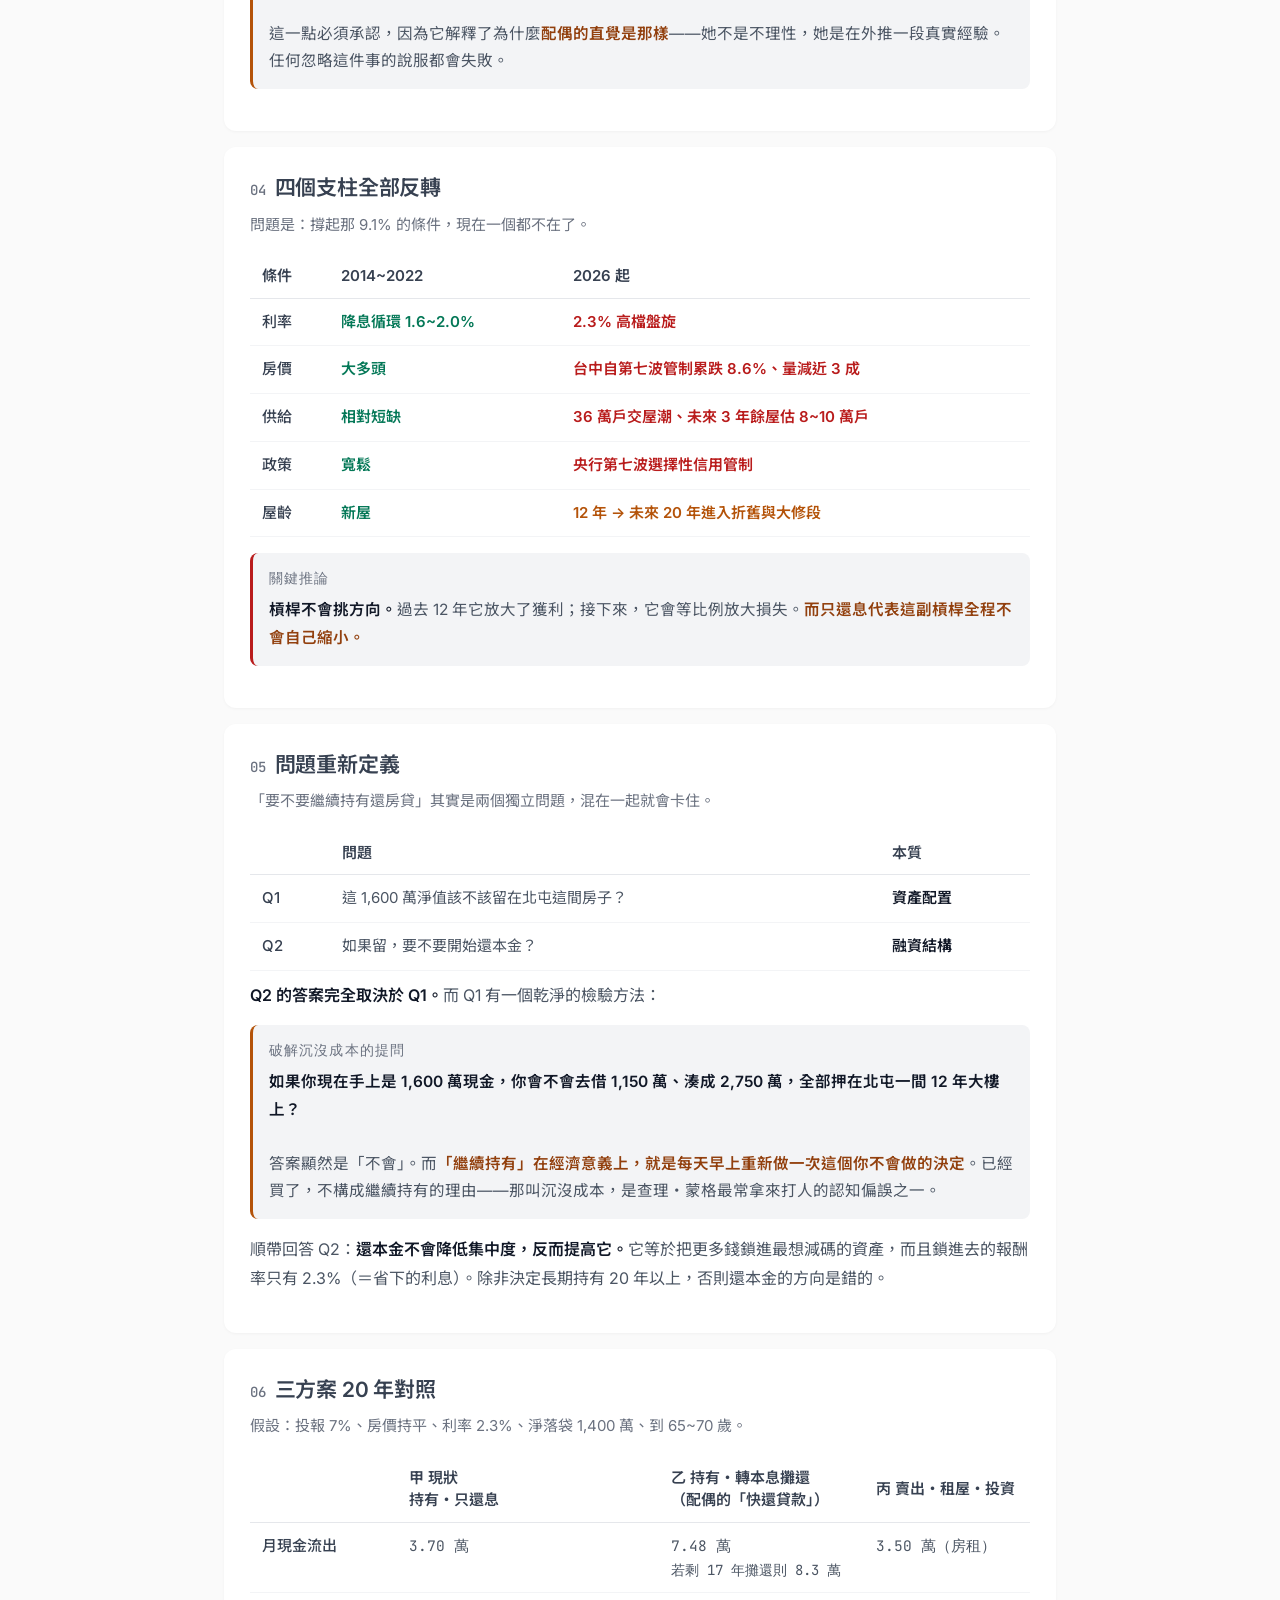
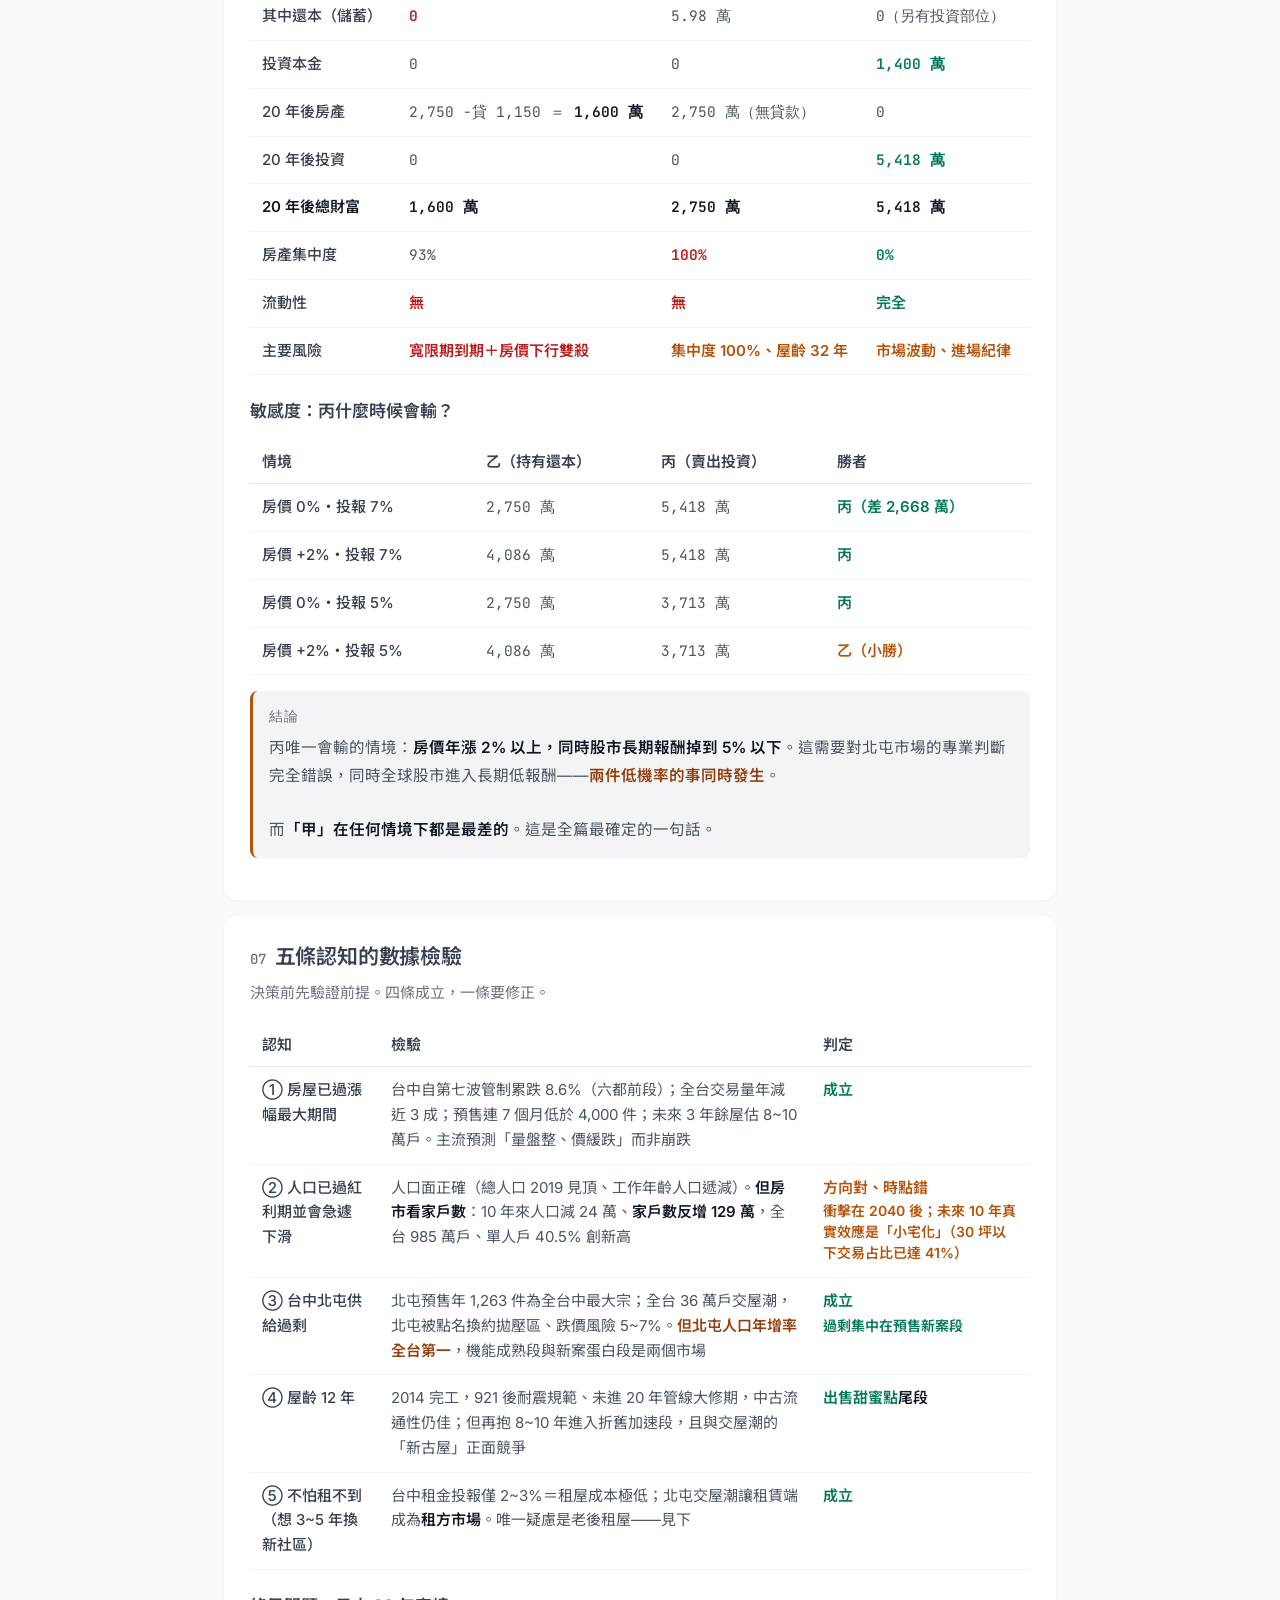
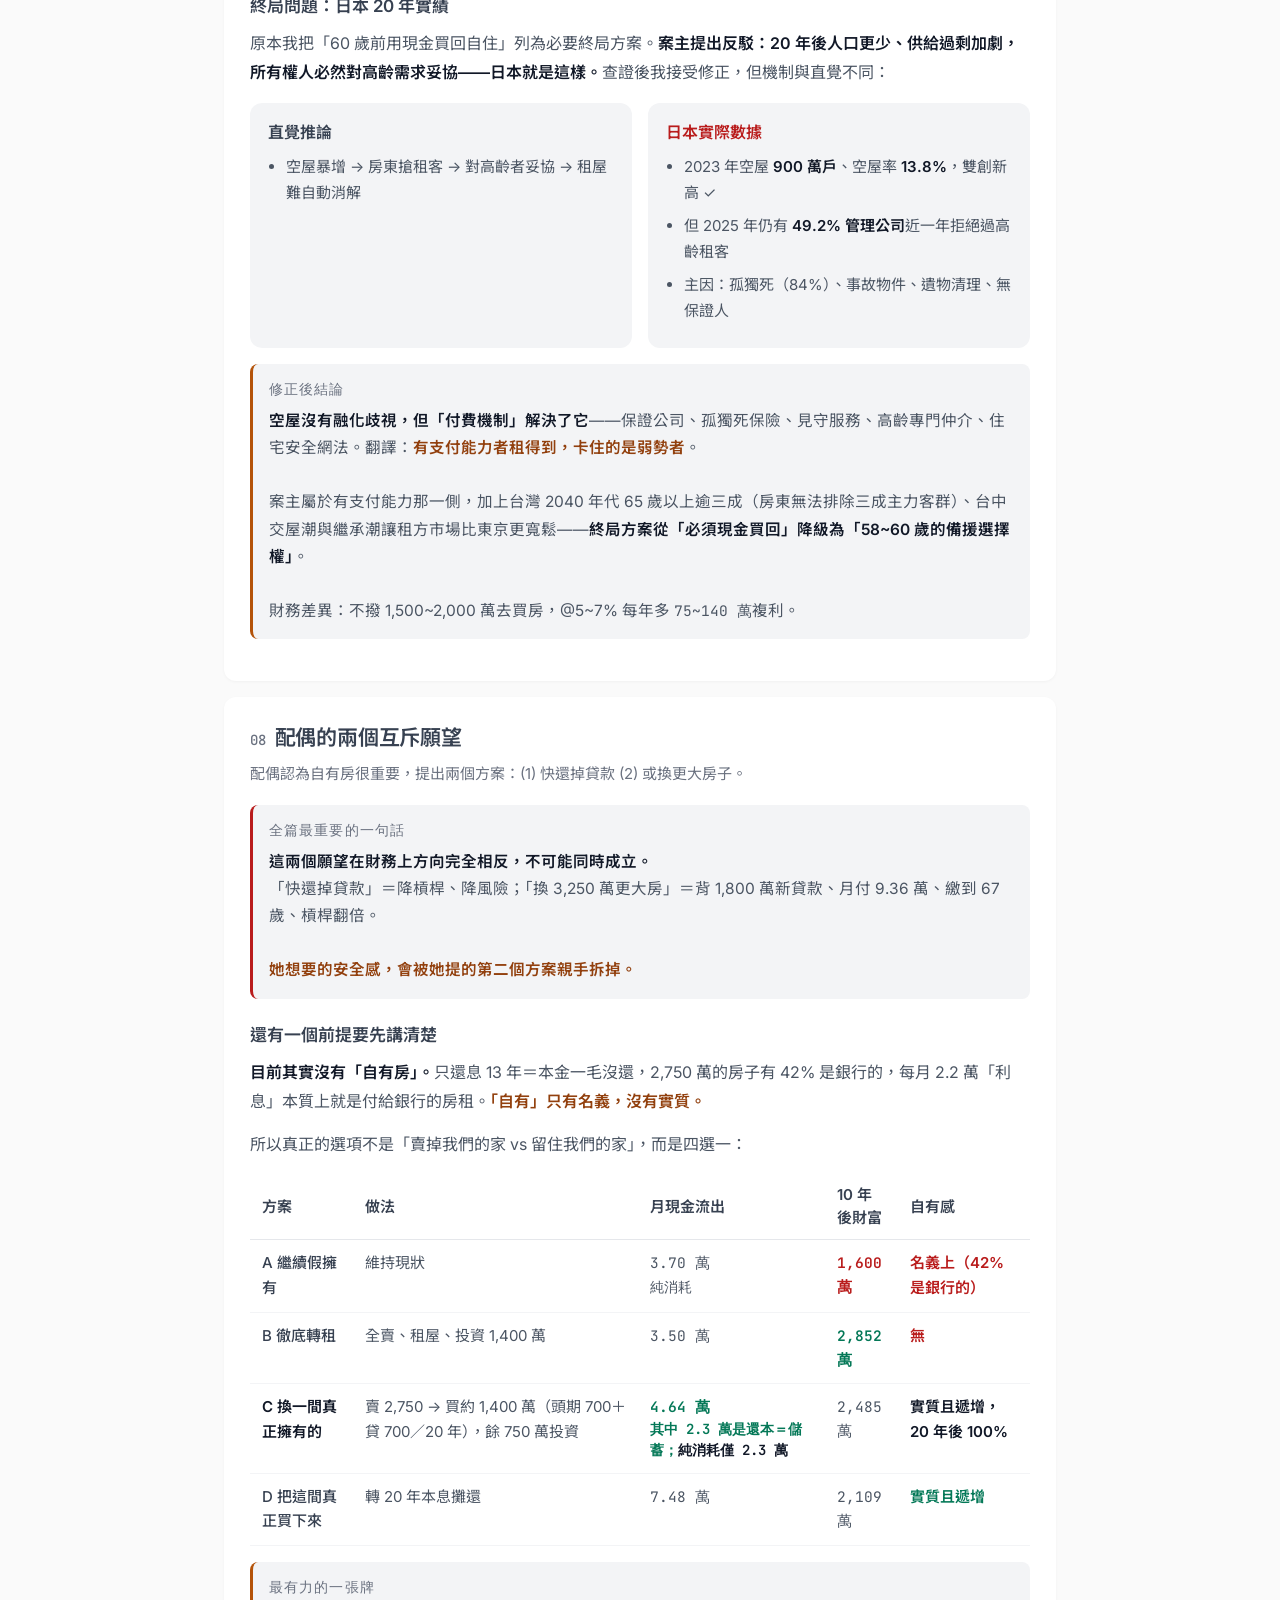
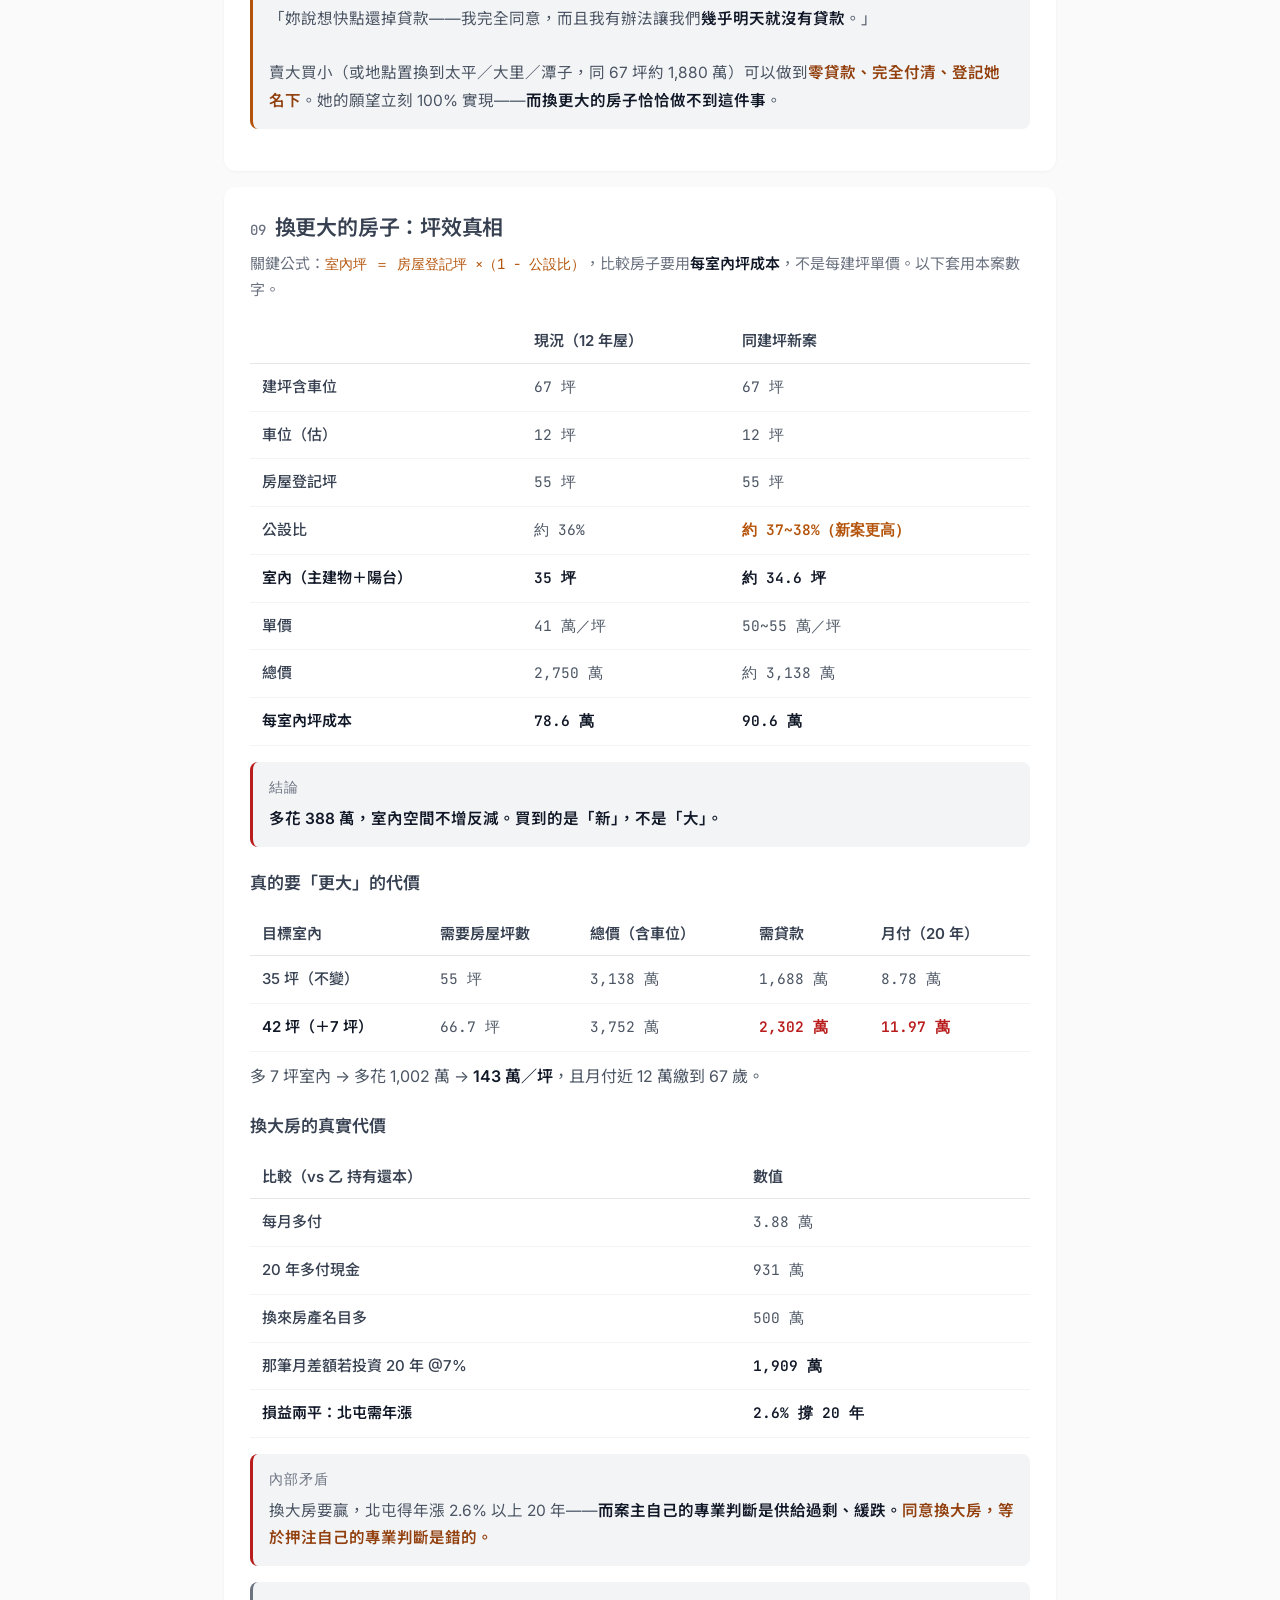
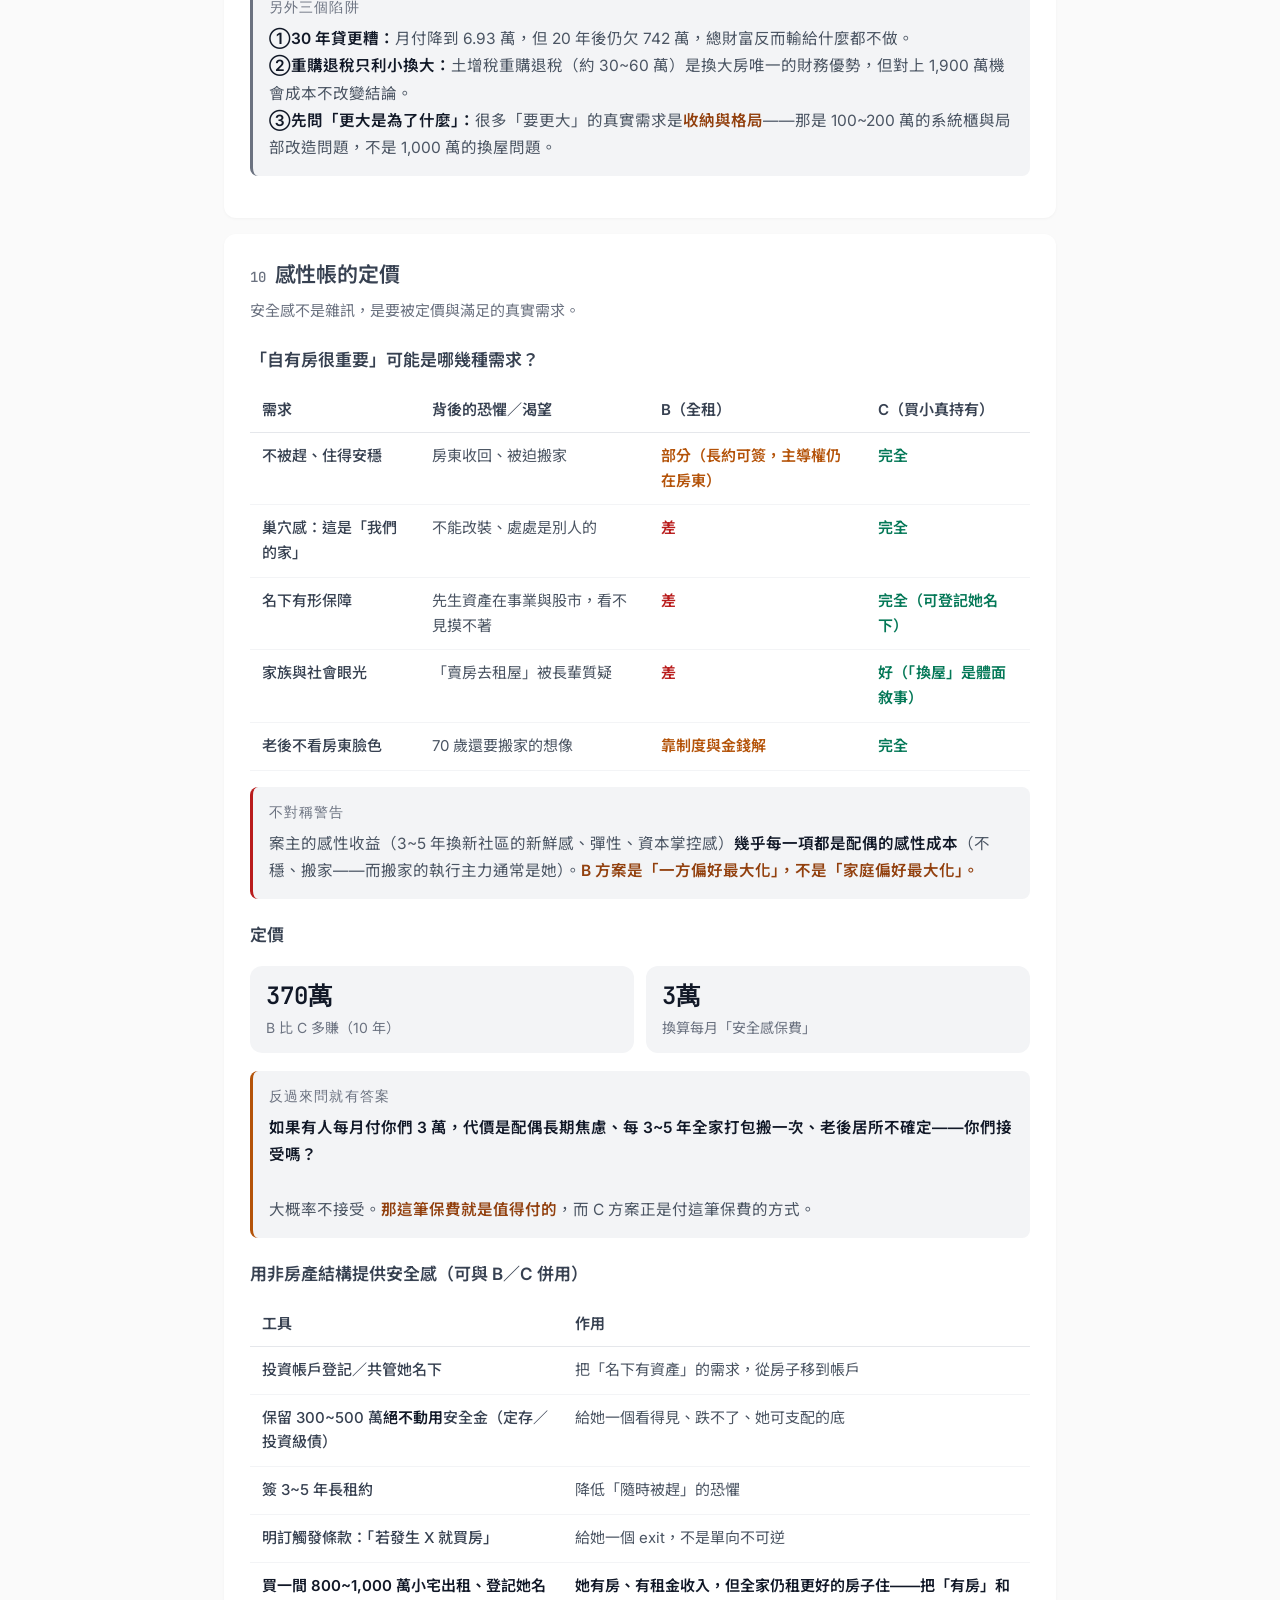
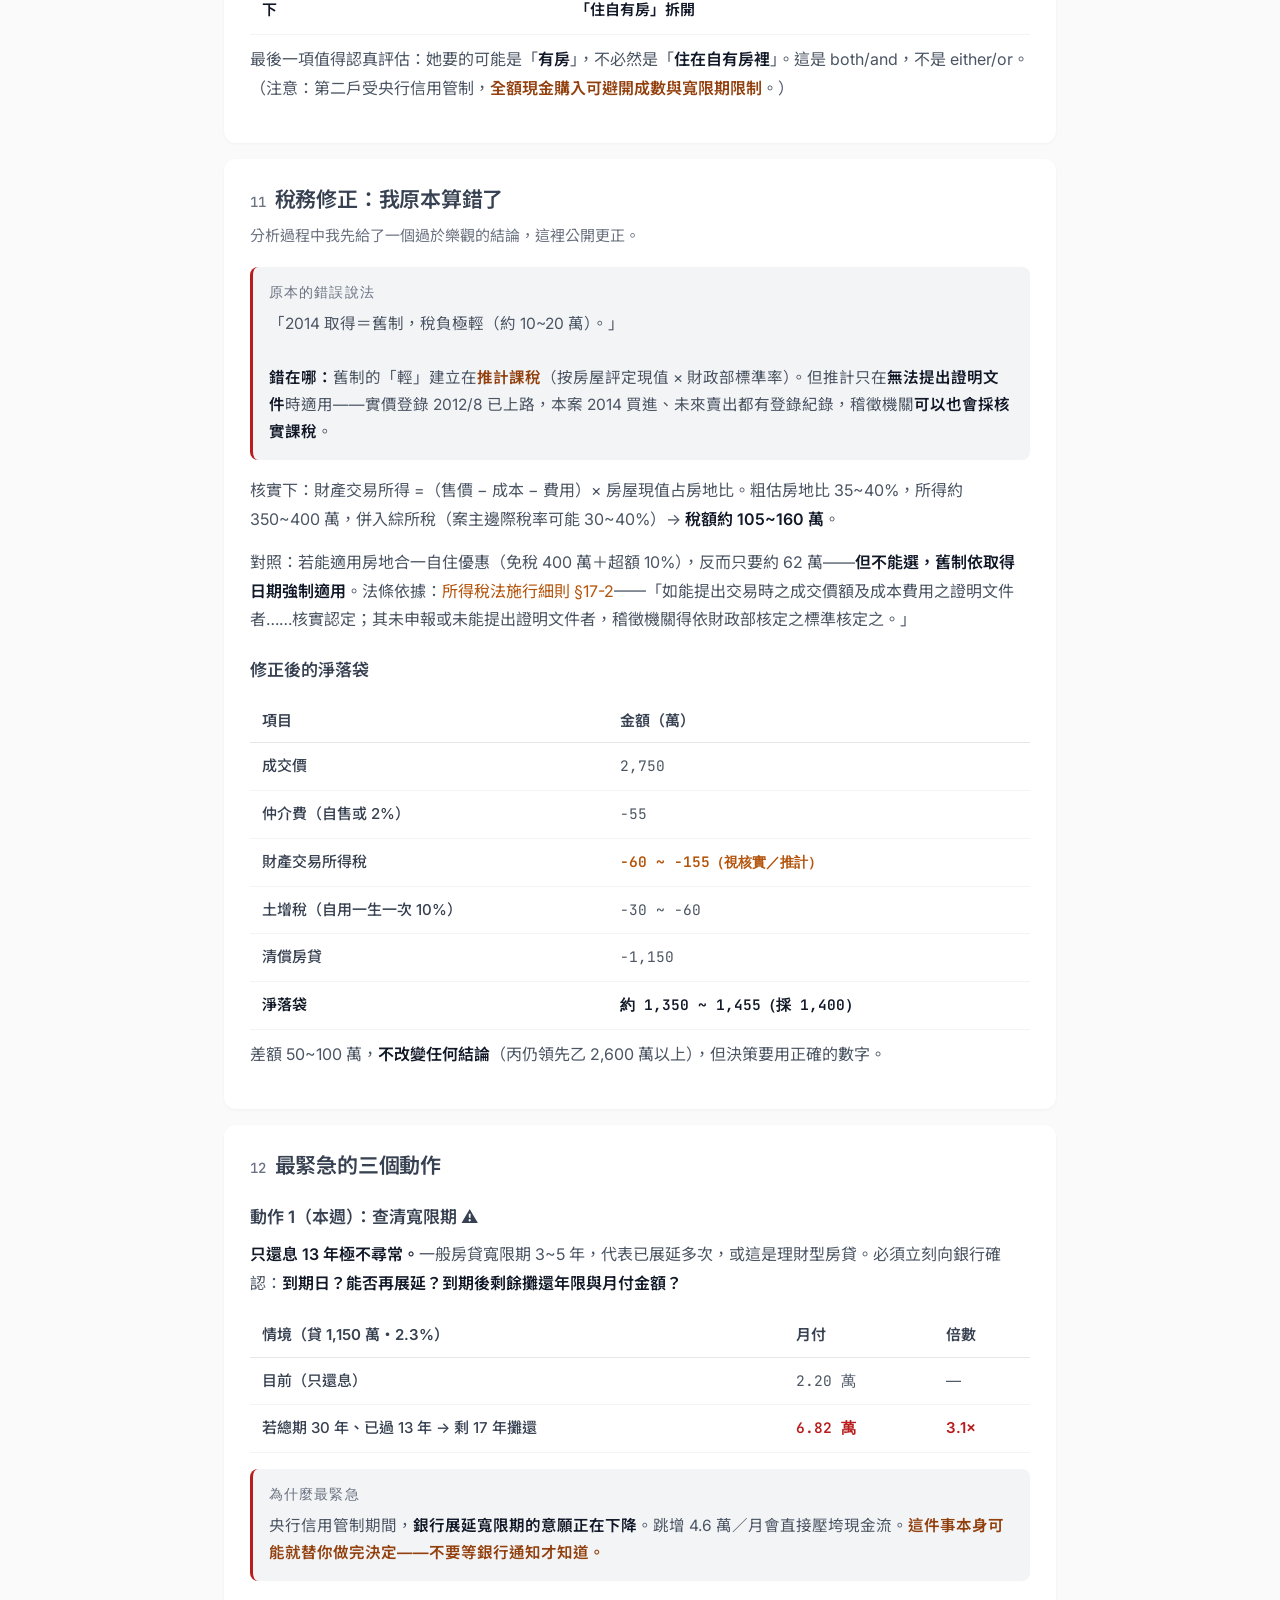
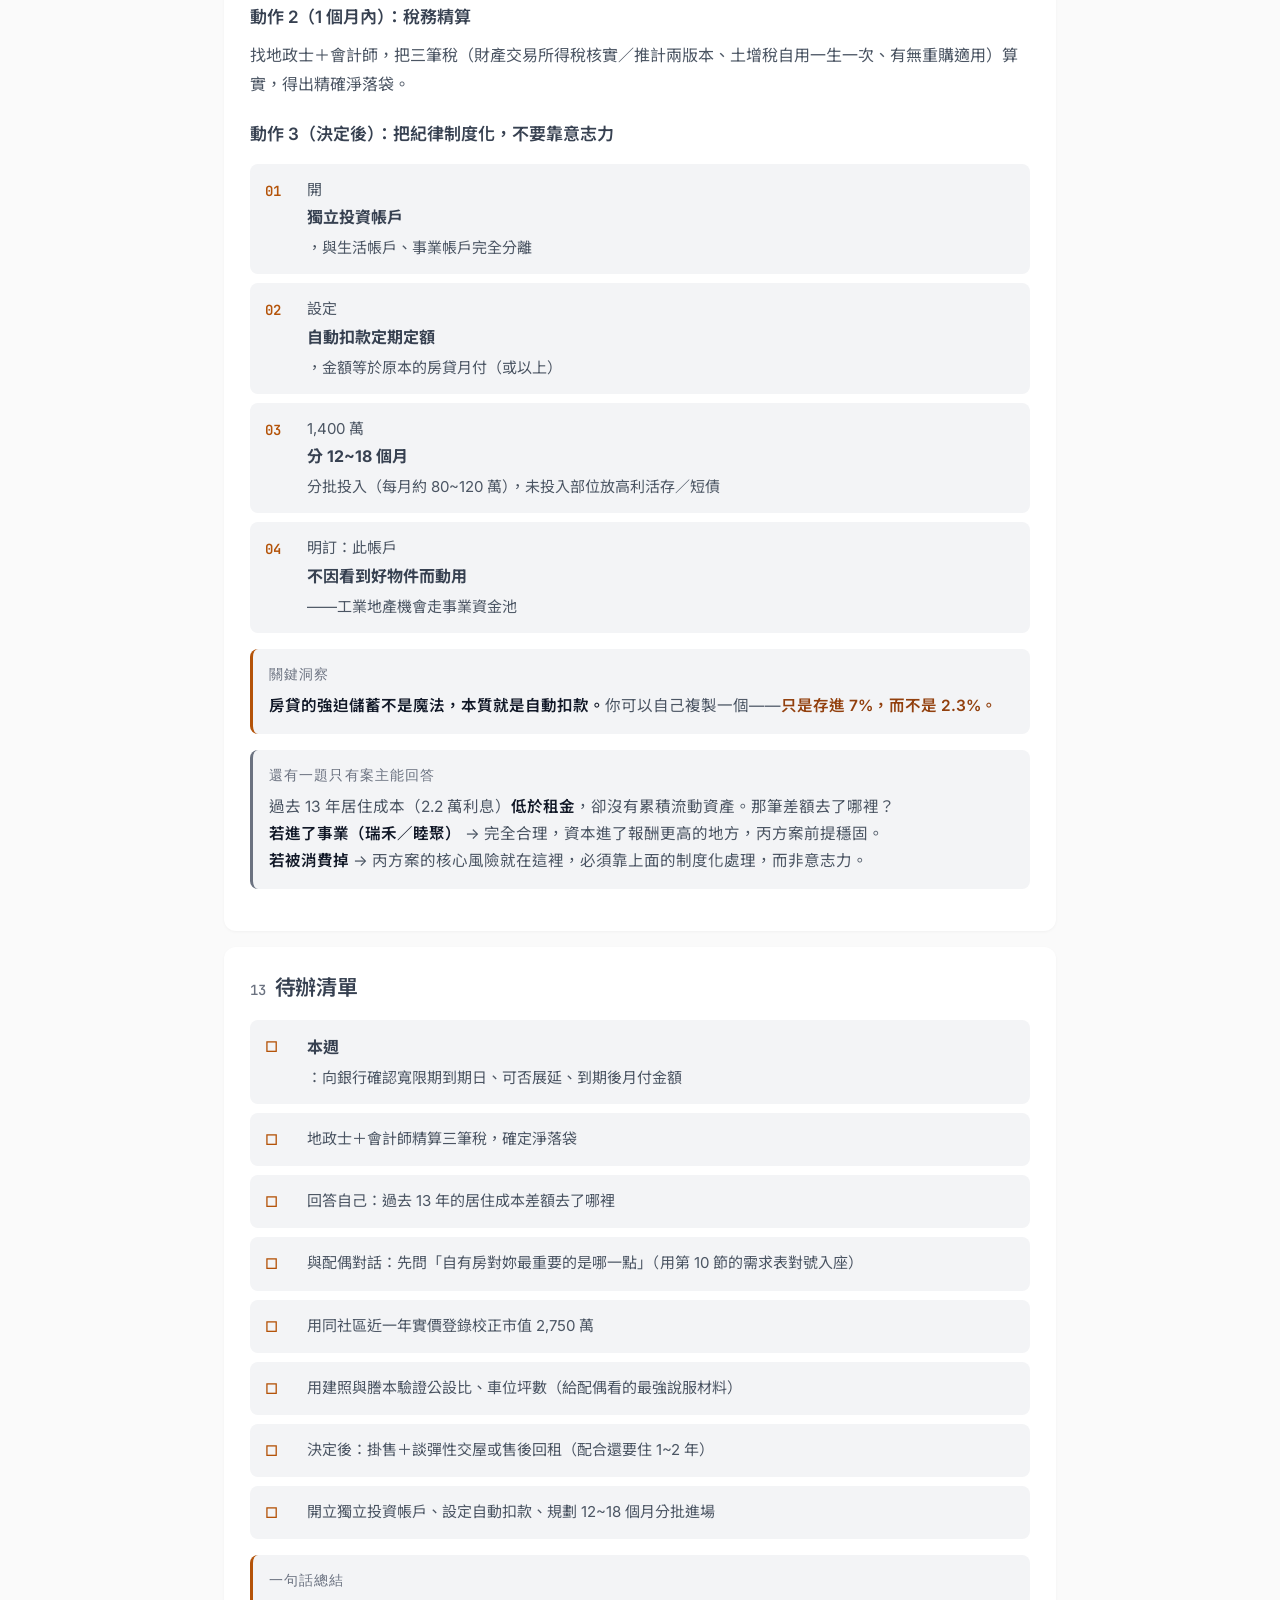
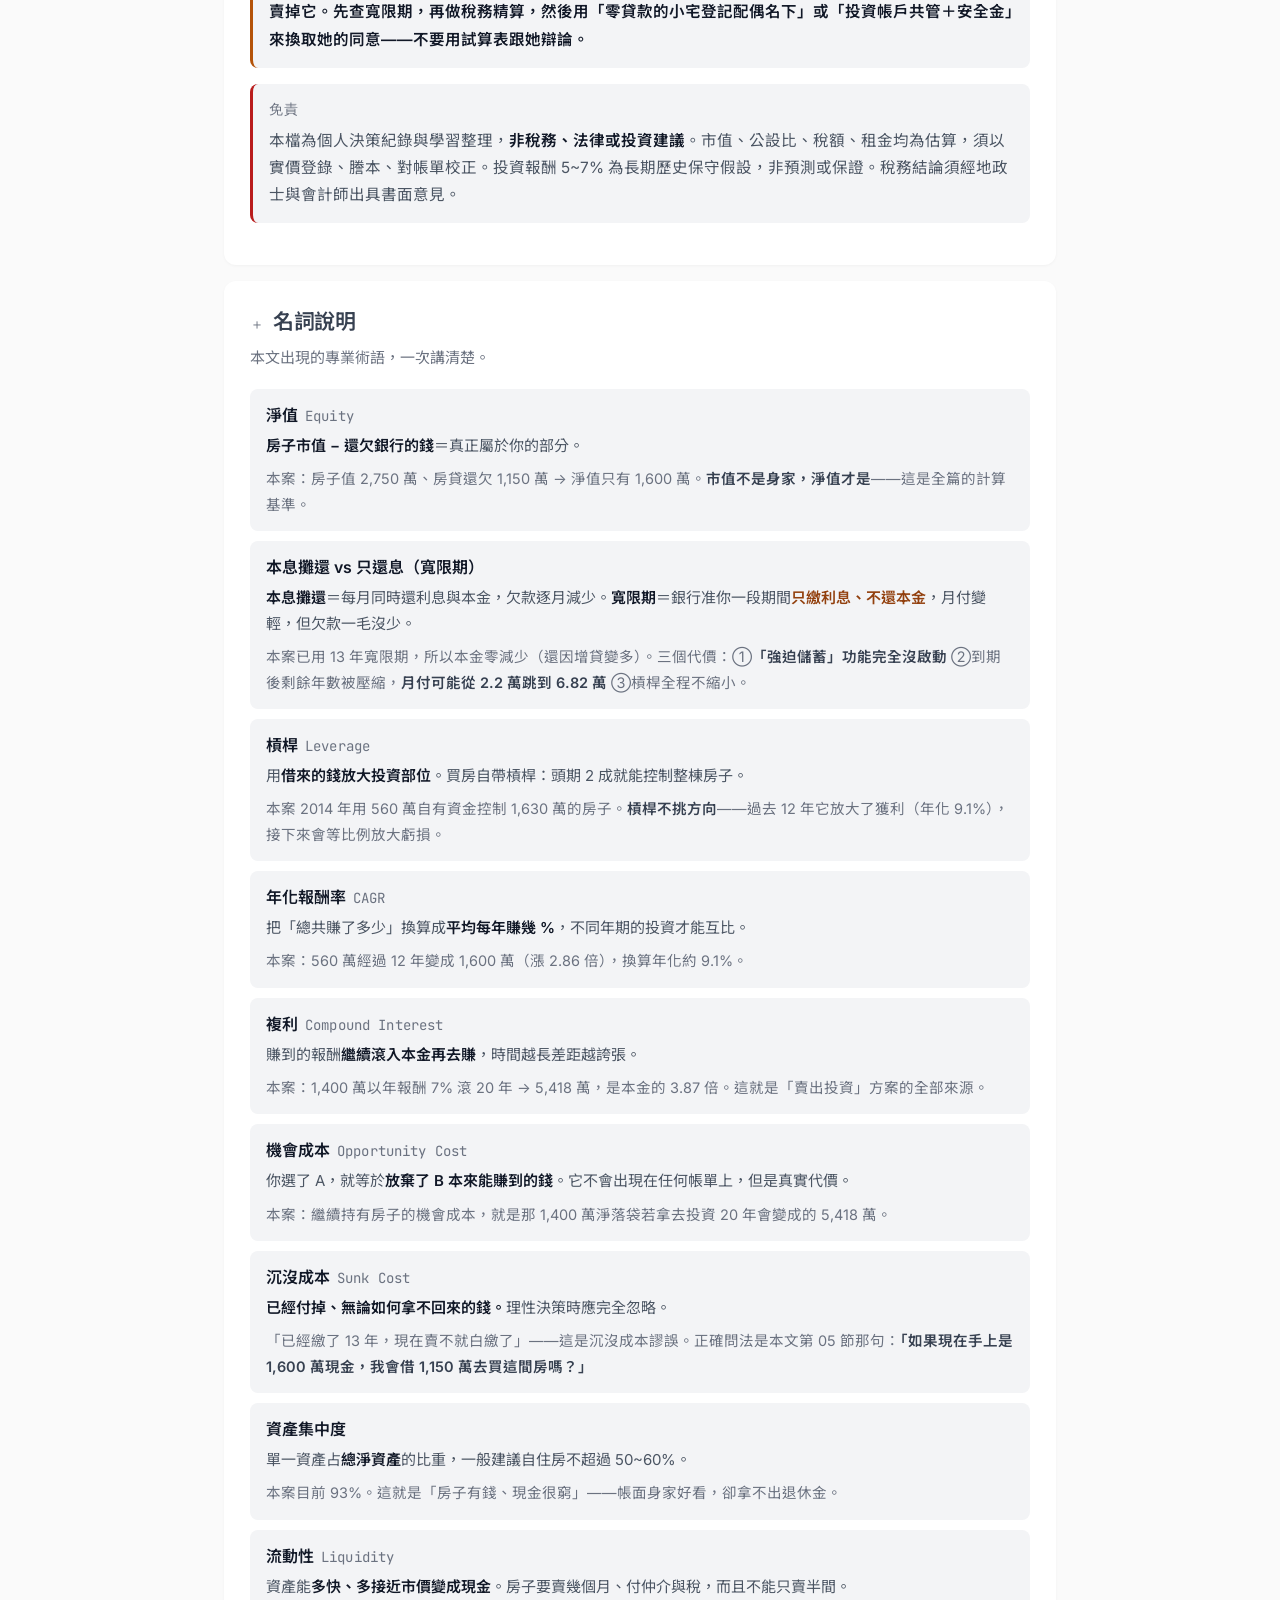
<file: 004-beitun-case/index.html>
<!DOCTYPE html>
<html lang="zh-Hant">
<head>
<meta charset="UTF-8">
<meta http-equiv="refresh" content="0; url=../beitun-case/">
<link rel="canonical" href="../beitun-case/">
<title>前往新網址</title>
</head>
<body>
<p>本頁已搬遷，正在前往新網址…<br>
若未自動跳轉請點 <a href="../beitun-case/">這裡</a>。</p>
</body>
</html>
</file>
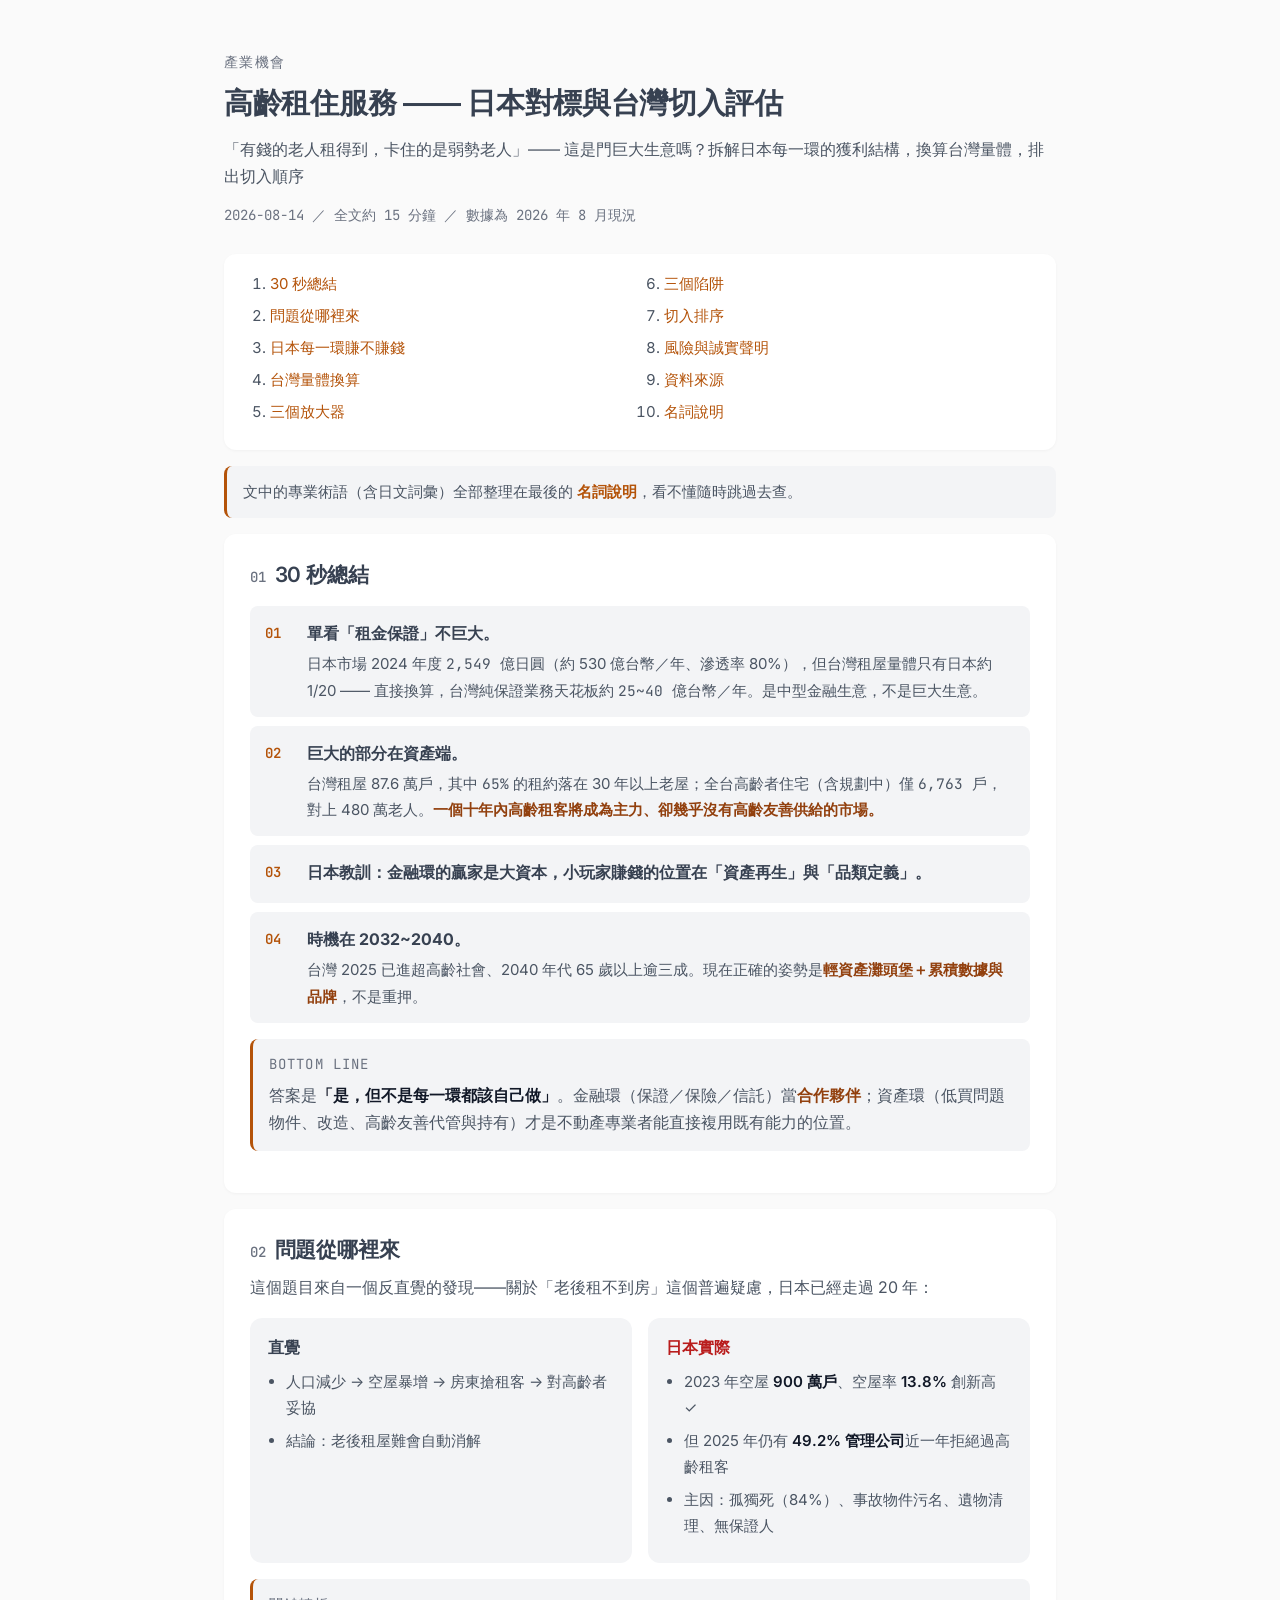
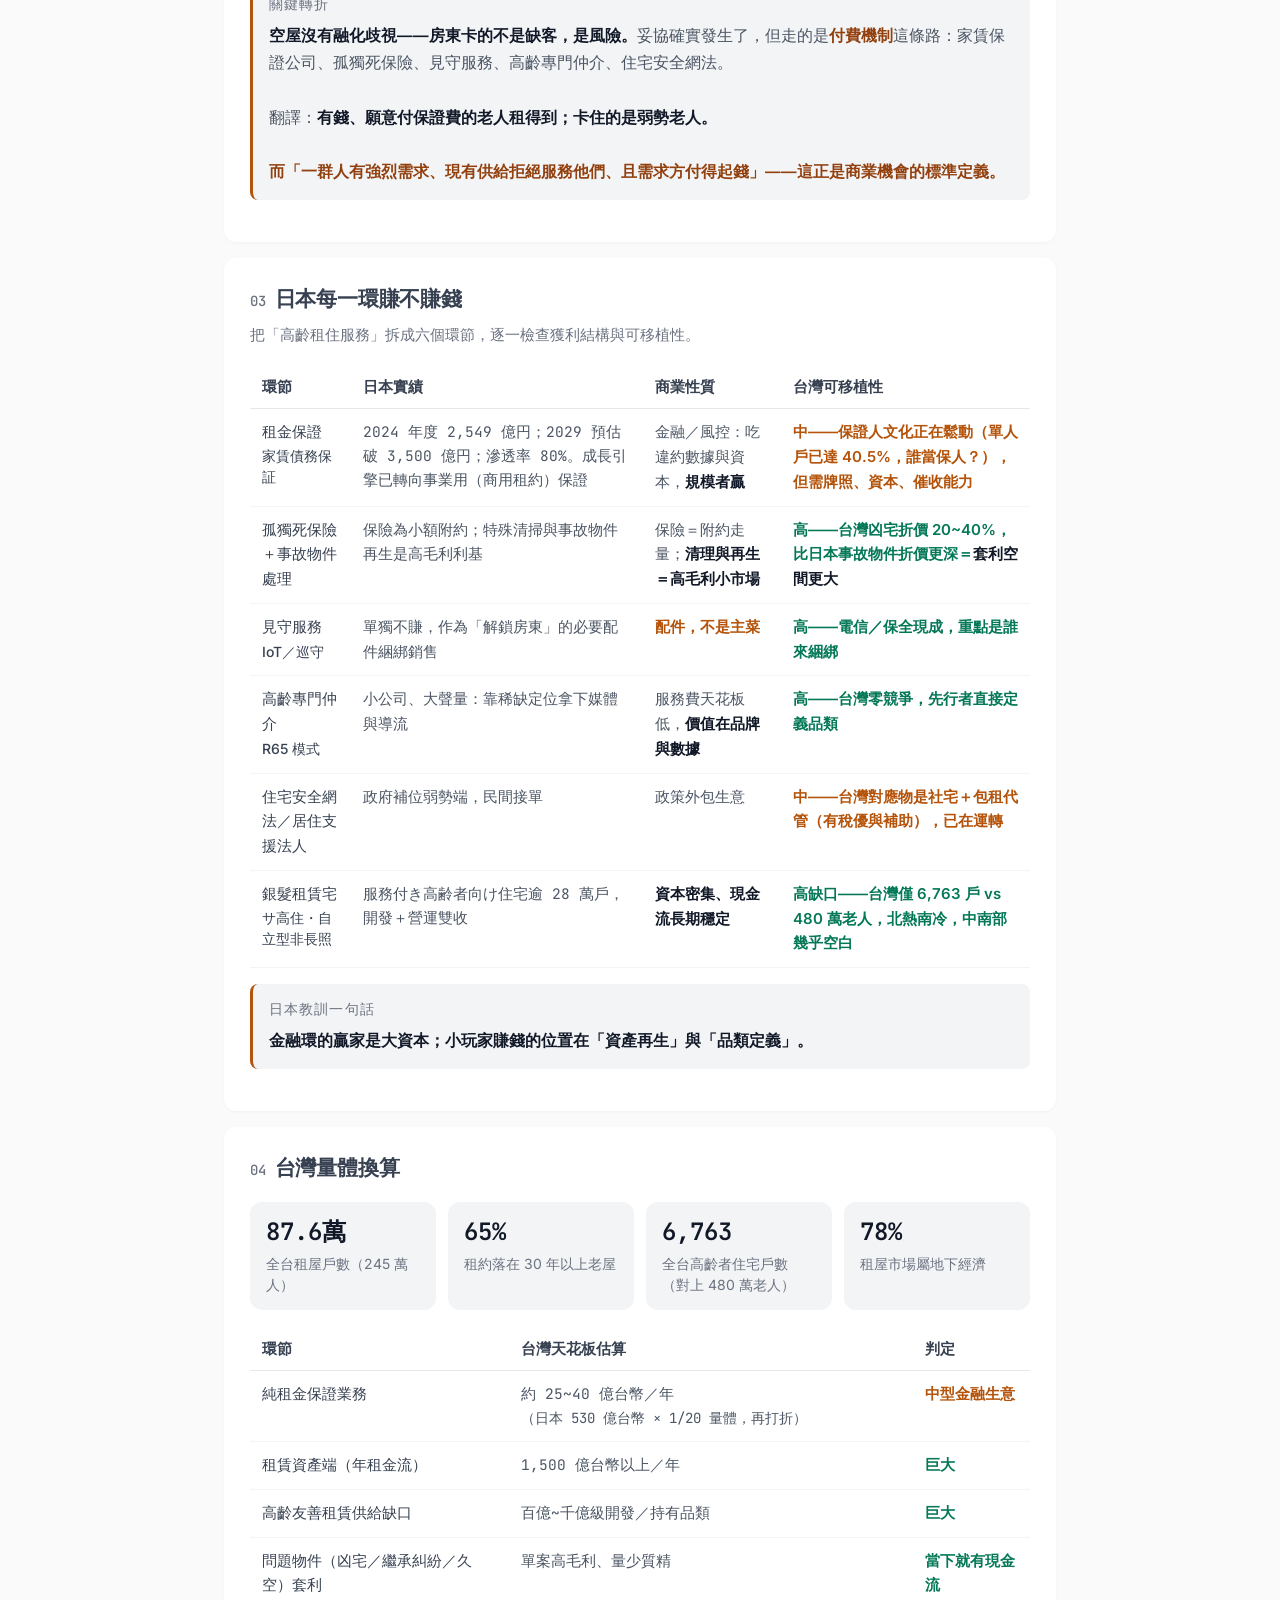
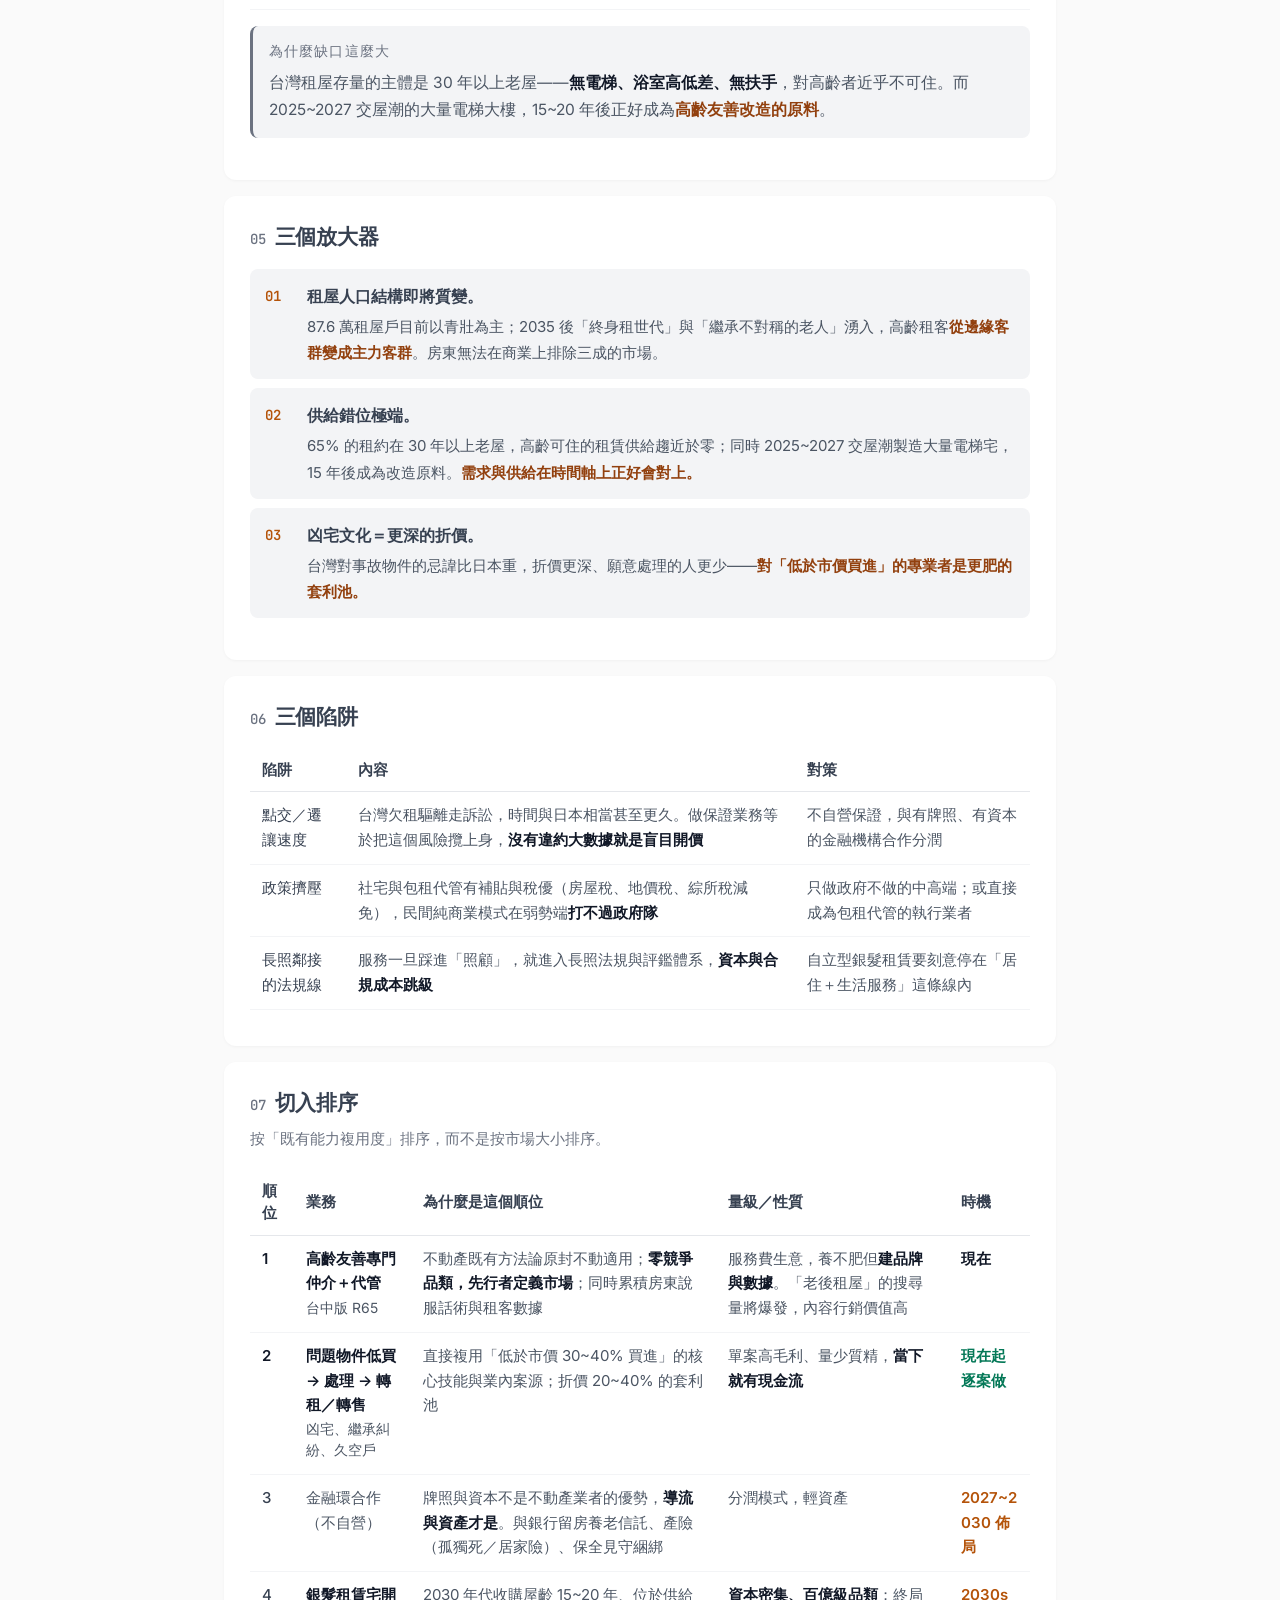
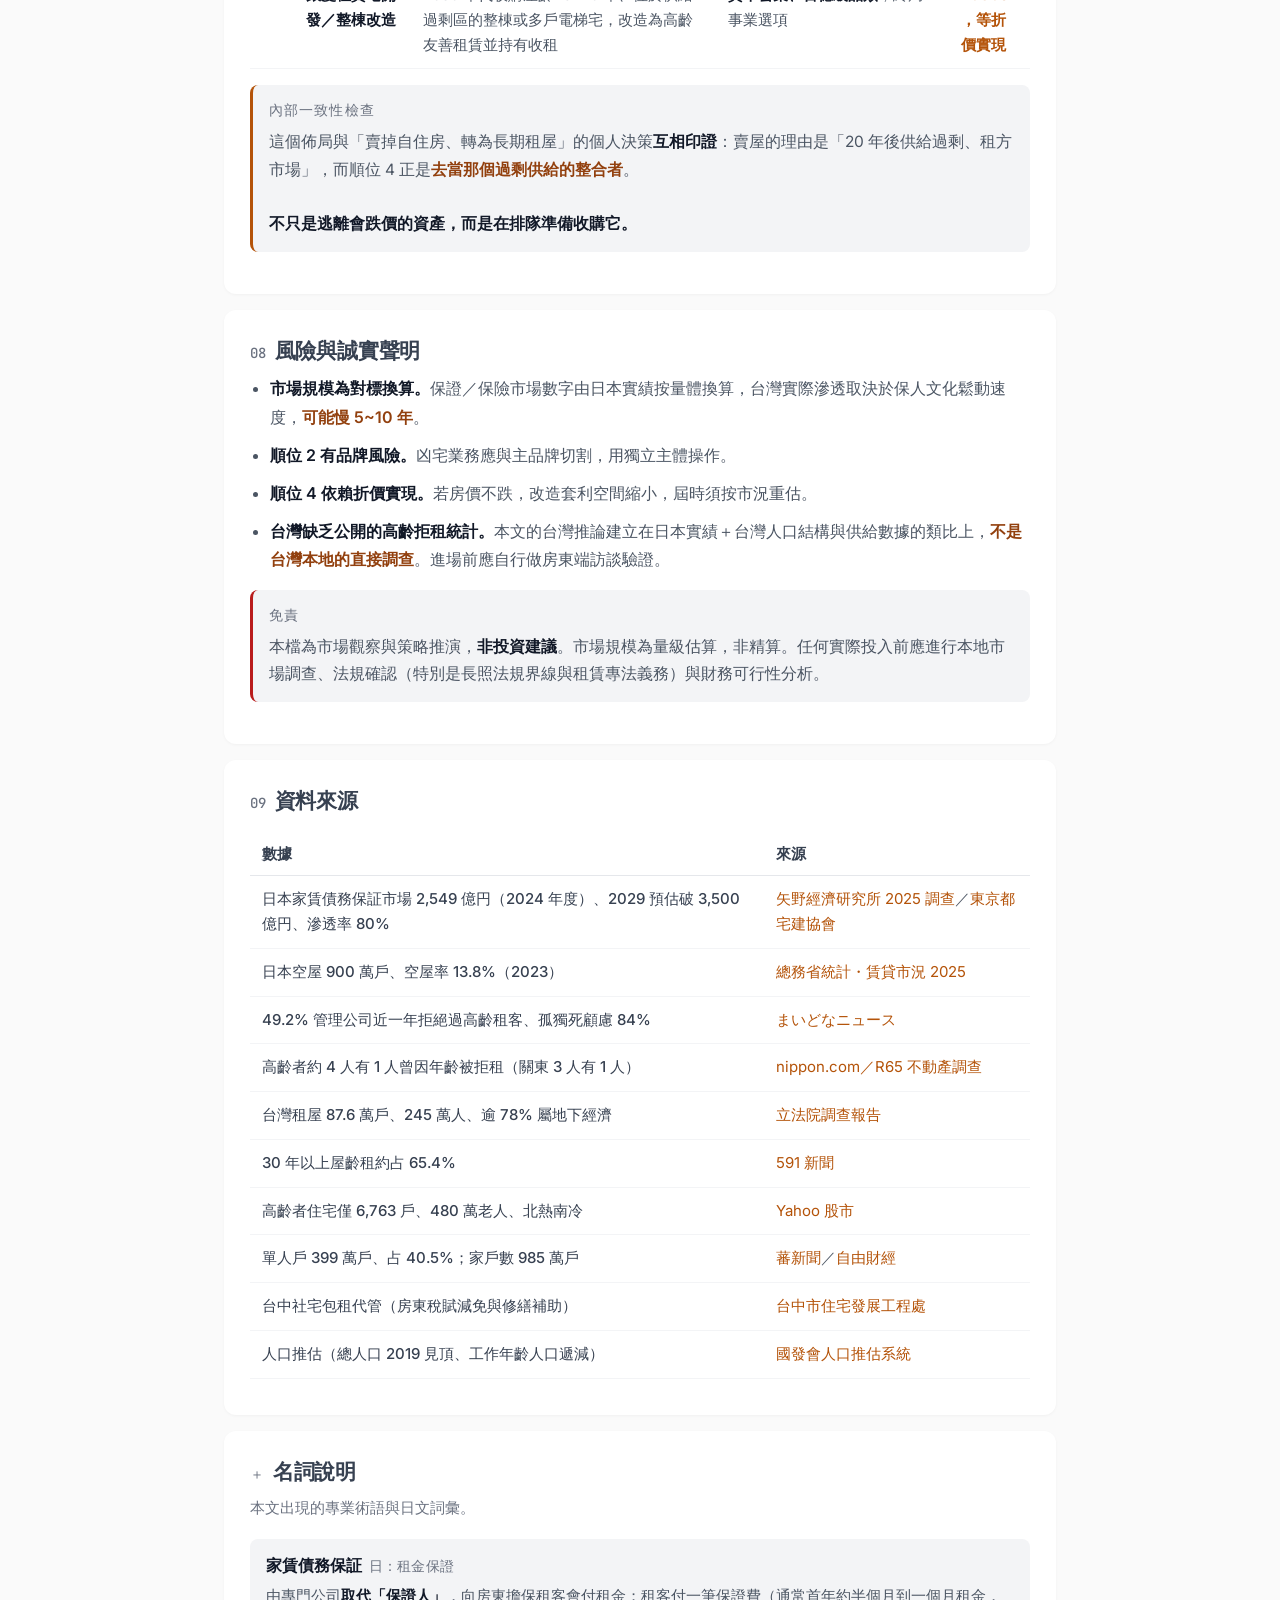
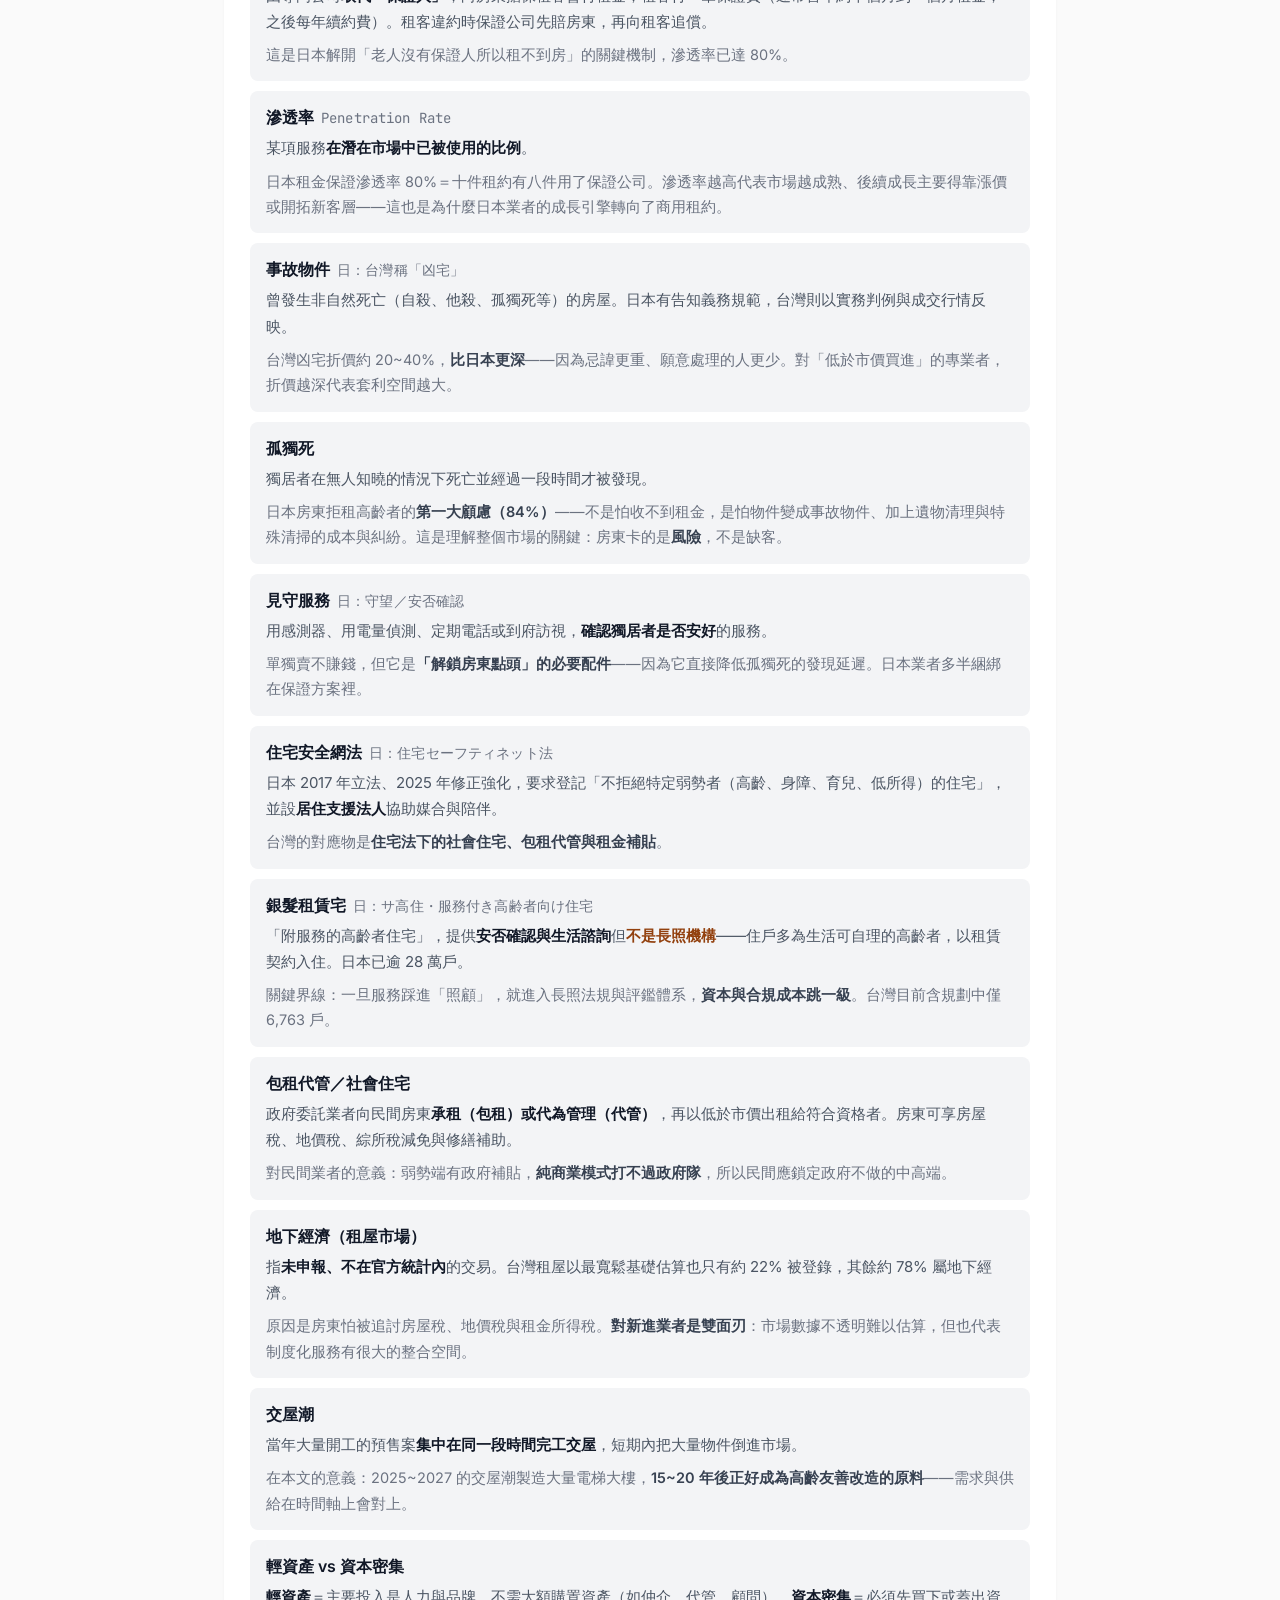
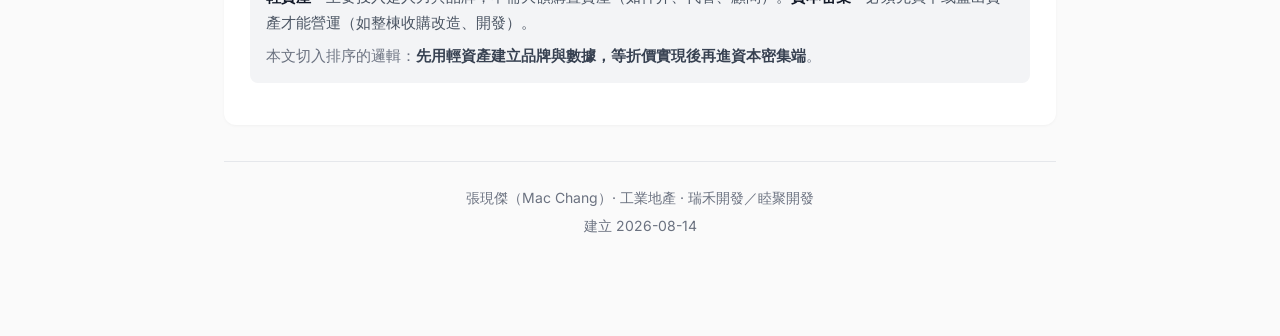
<file: 005-senior-rental-market/index.html>
<!DOCTYPE html>
<html lang="zh-Hant">
<head>
<meta charset="UTF-8">
<meta http-equiv="refresh" content="0; url=../senior-rental-market/">
<link rel="canonical" href="../senior-rental-market/">
<title>前往新網址</title>
</head>
<body>
<p>本頁已搬遷，正在前往新網址…<br>
若未自動跳轉請點 <a href="../senior-rental-market/">這裡</a>。</p>
</body>
</html>
</file>
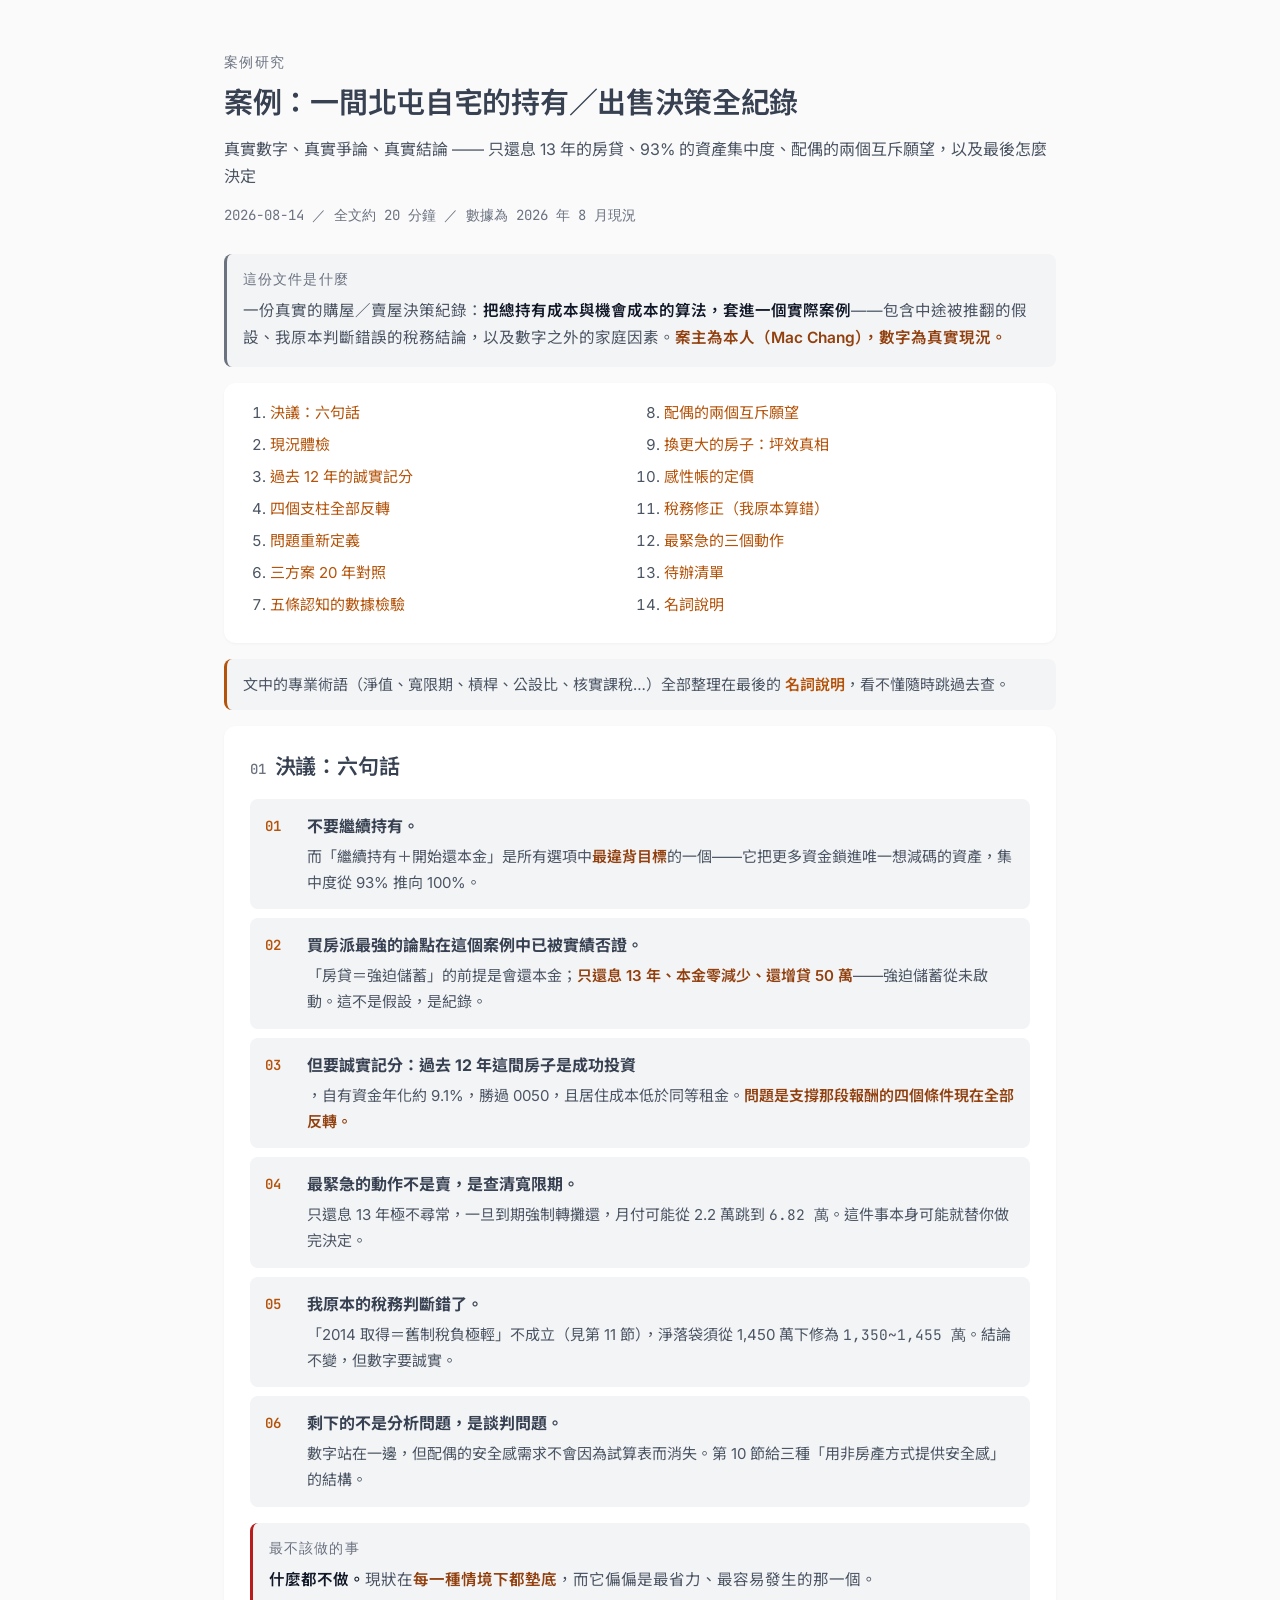
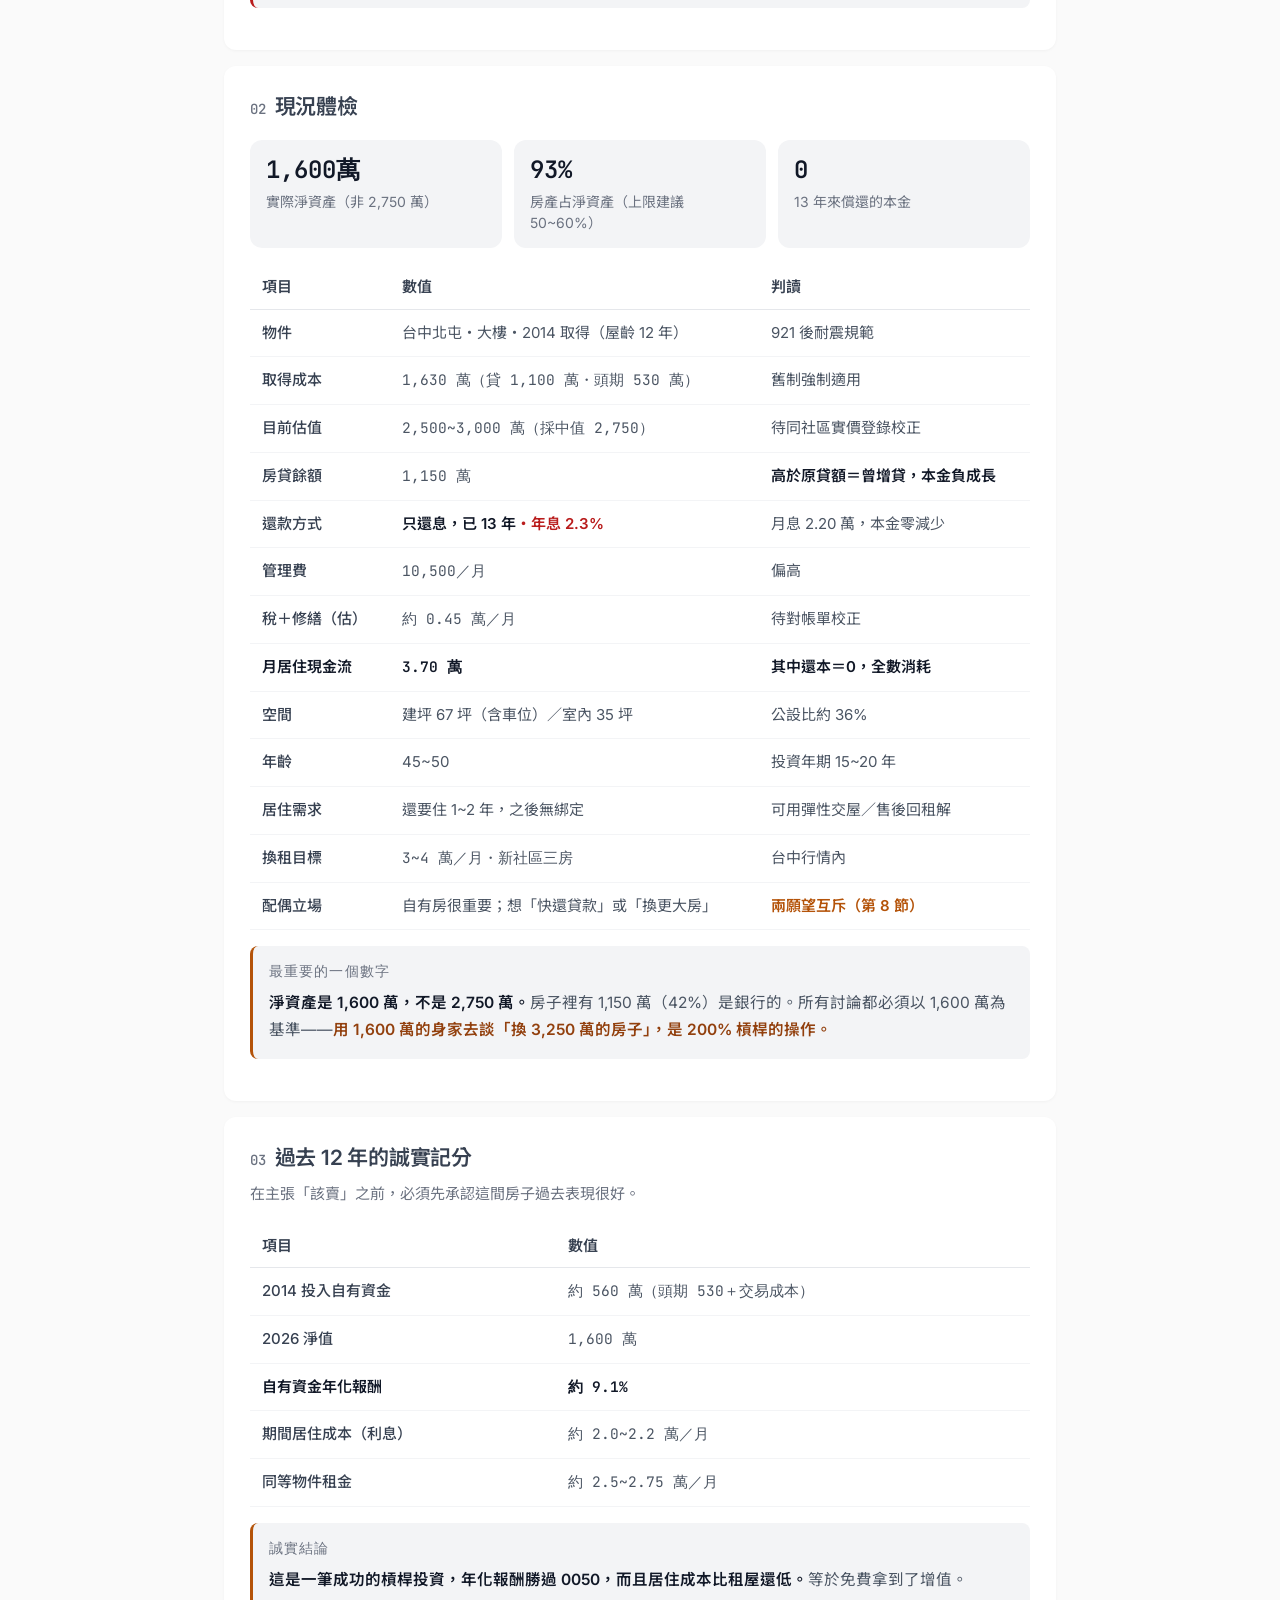
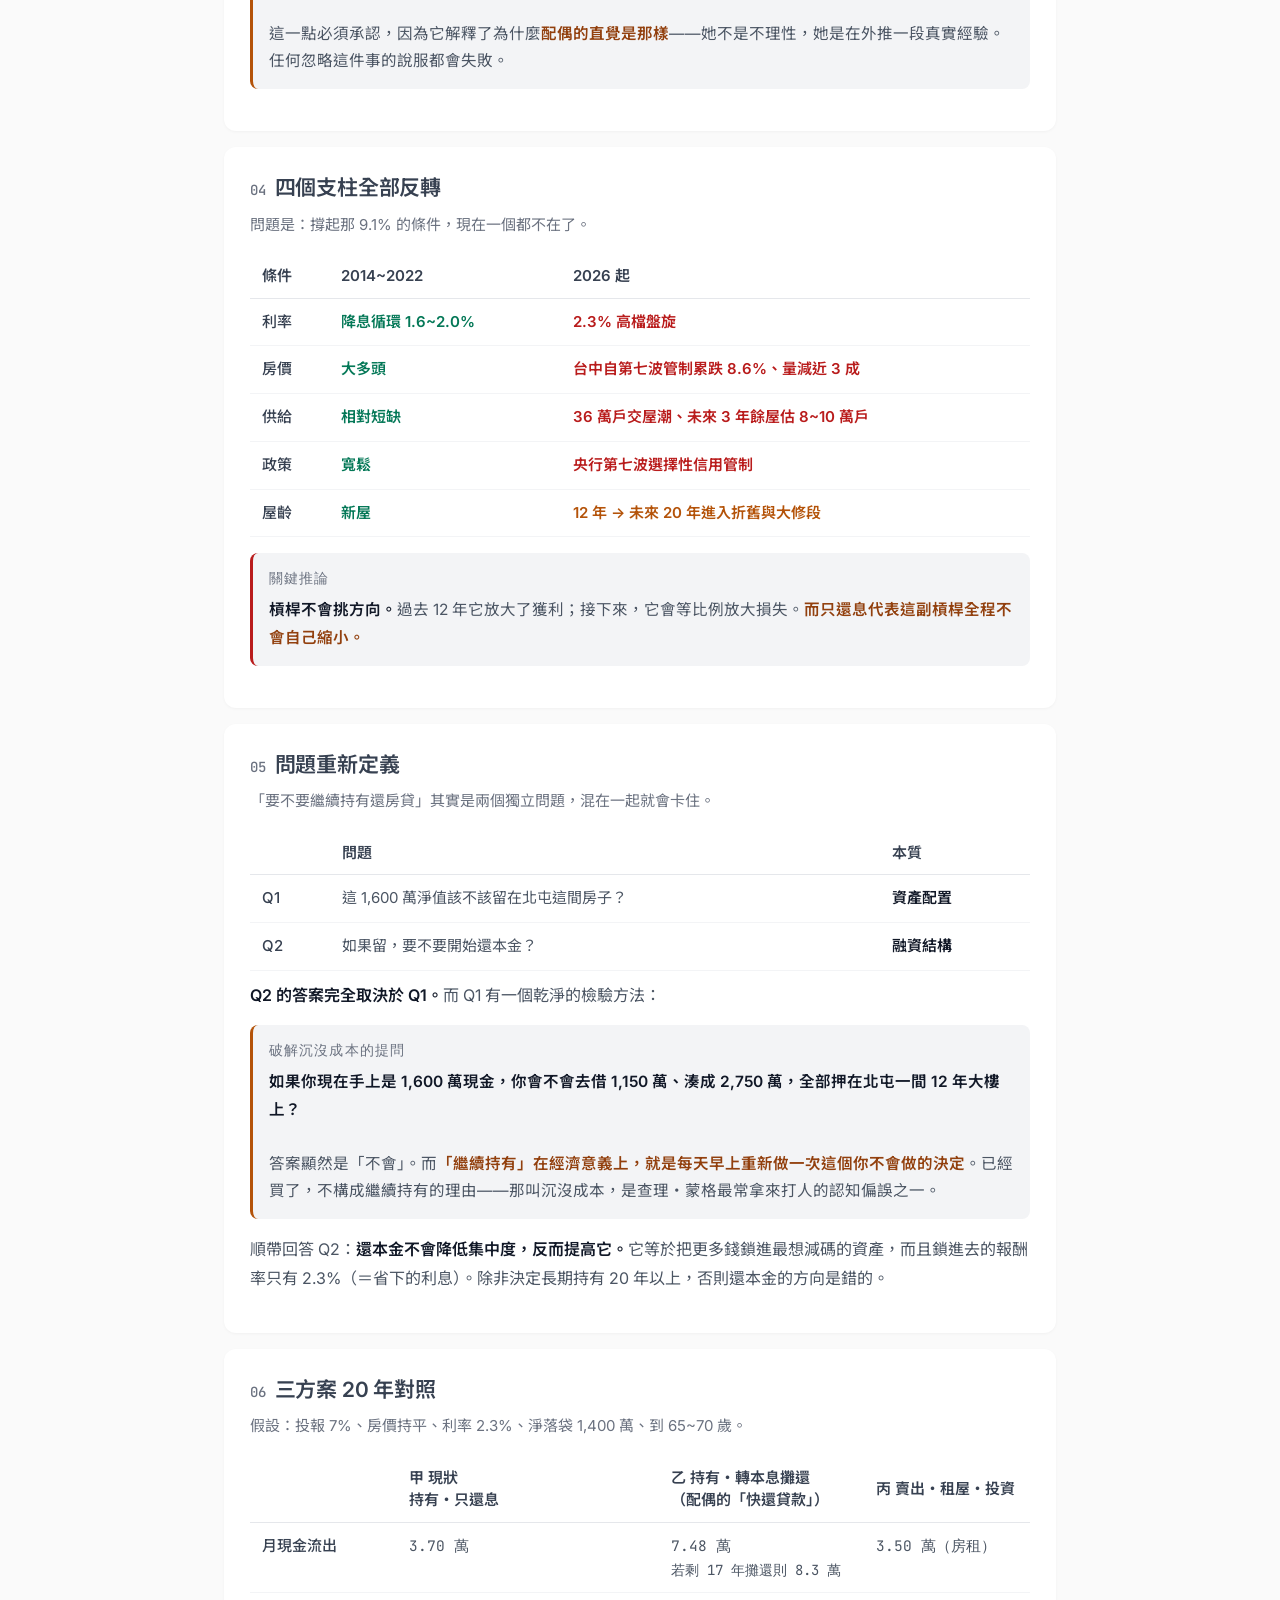
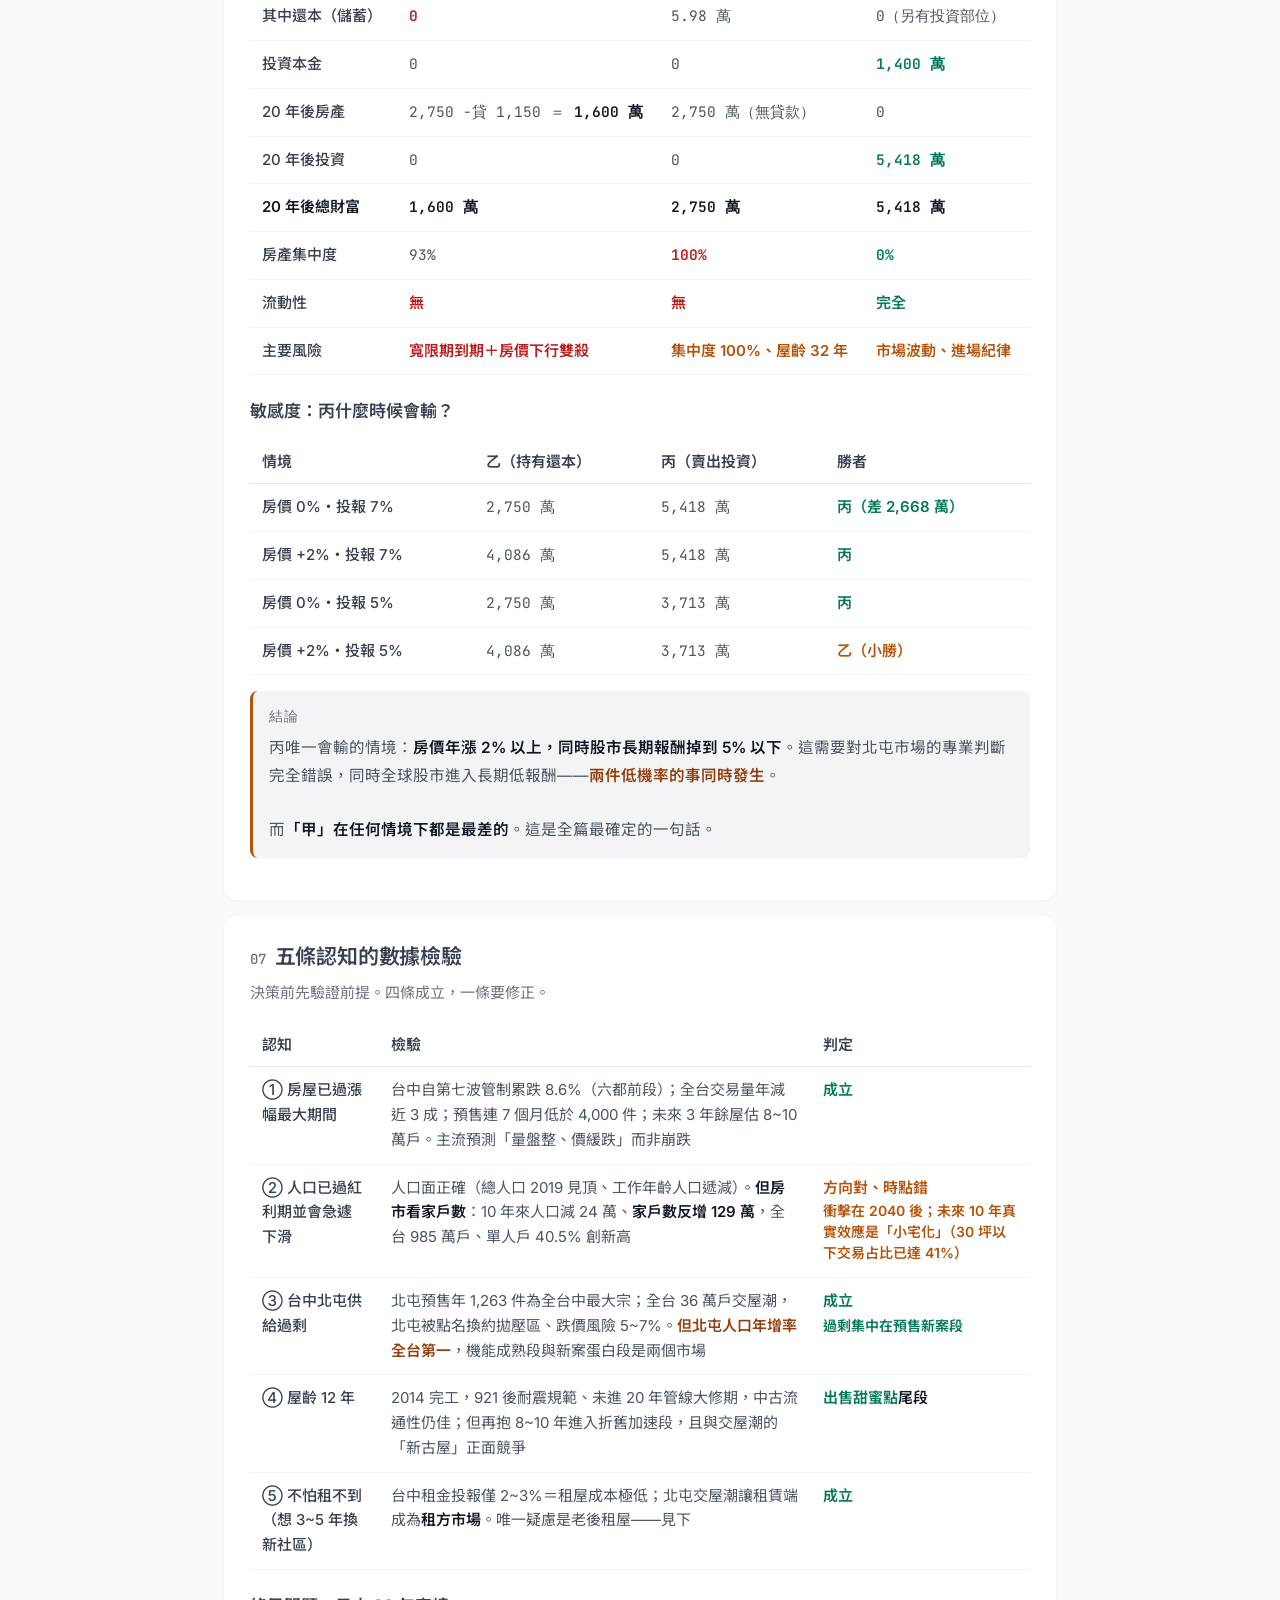
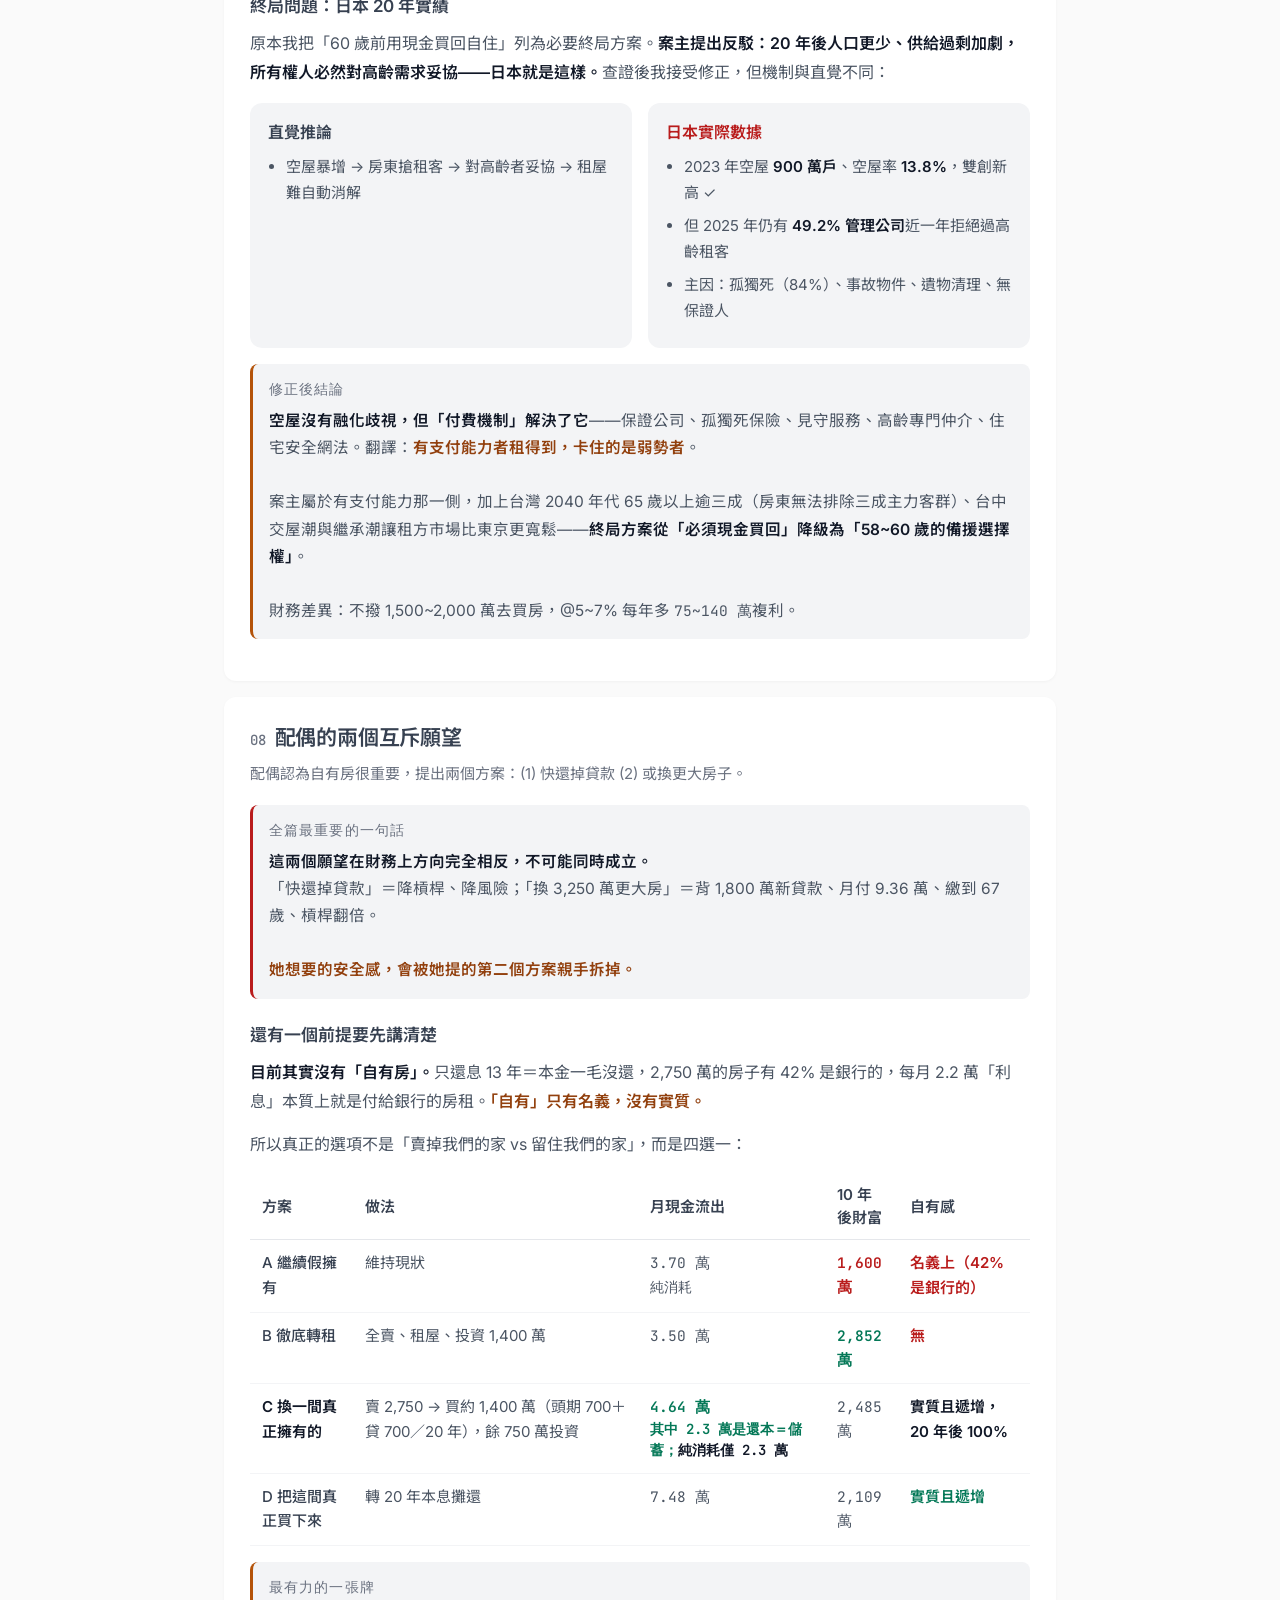
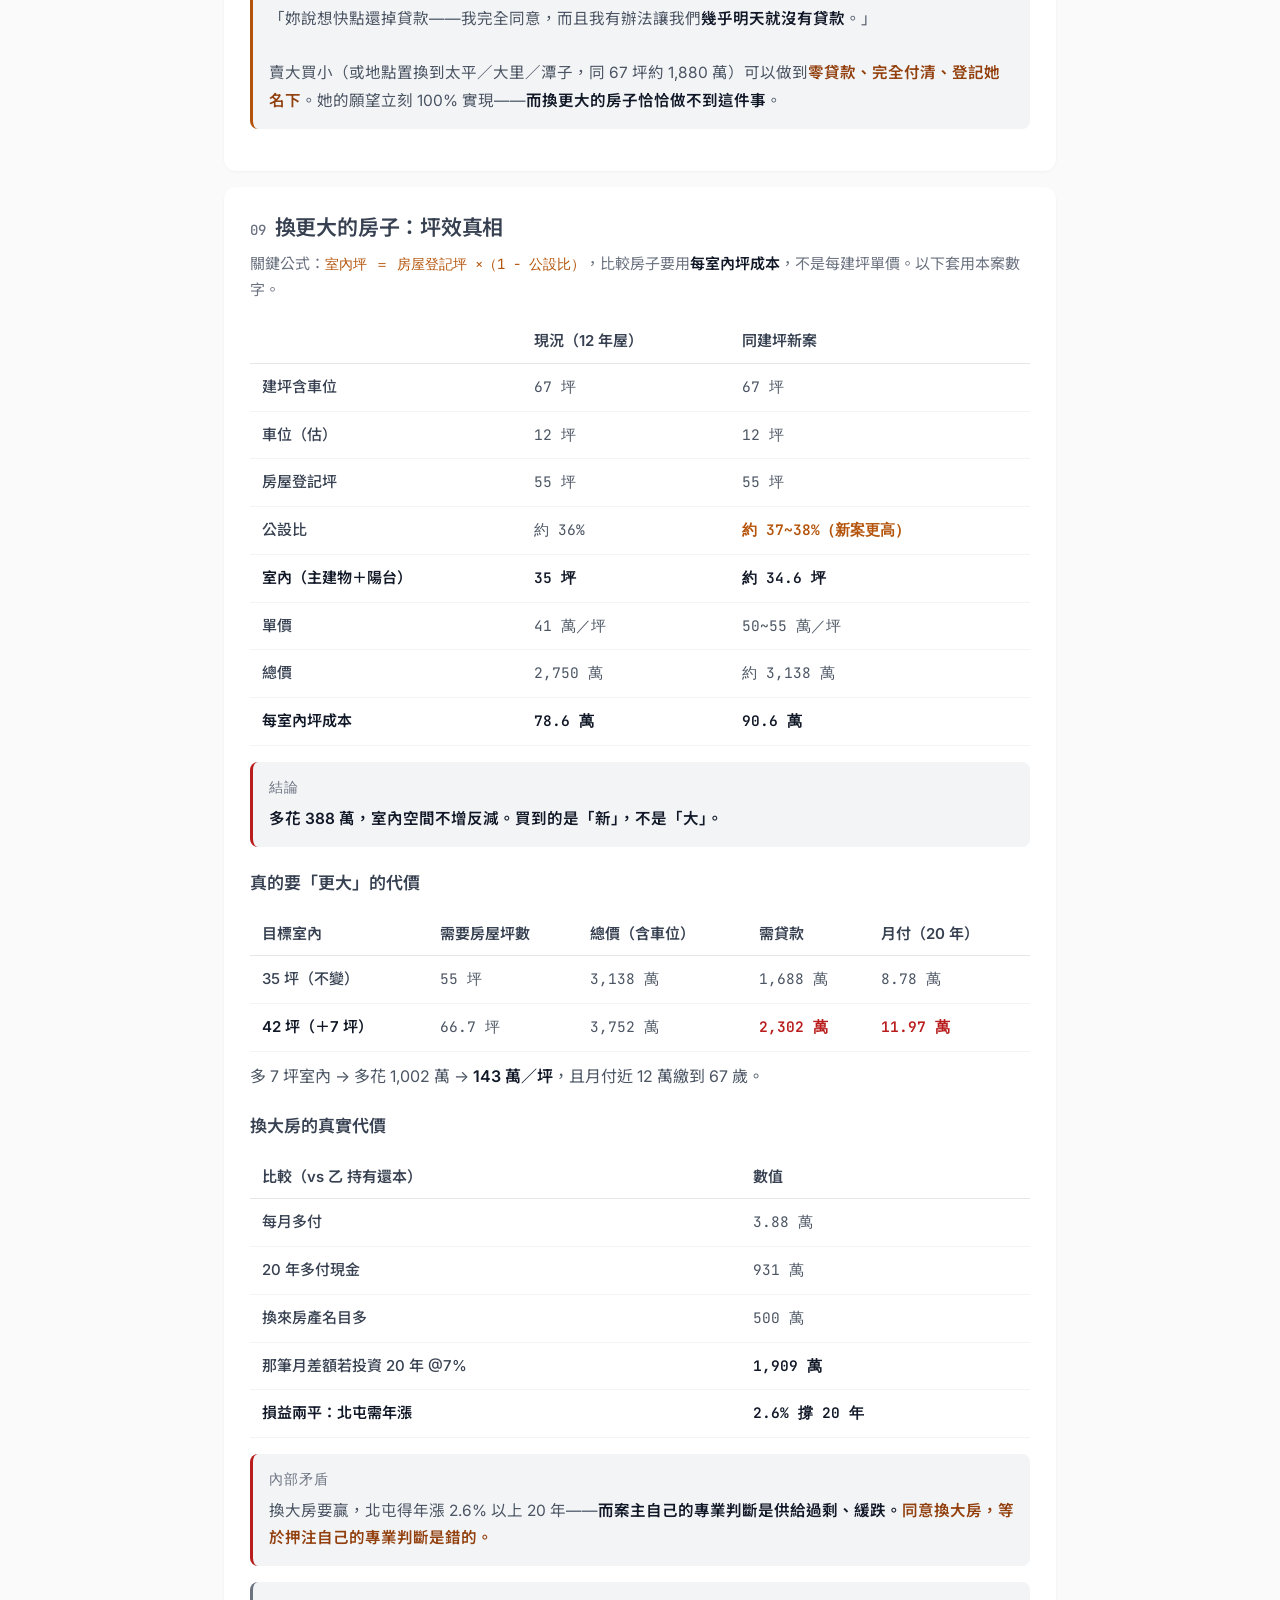
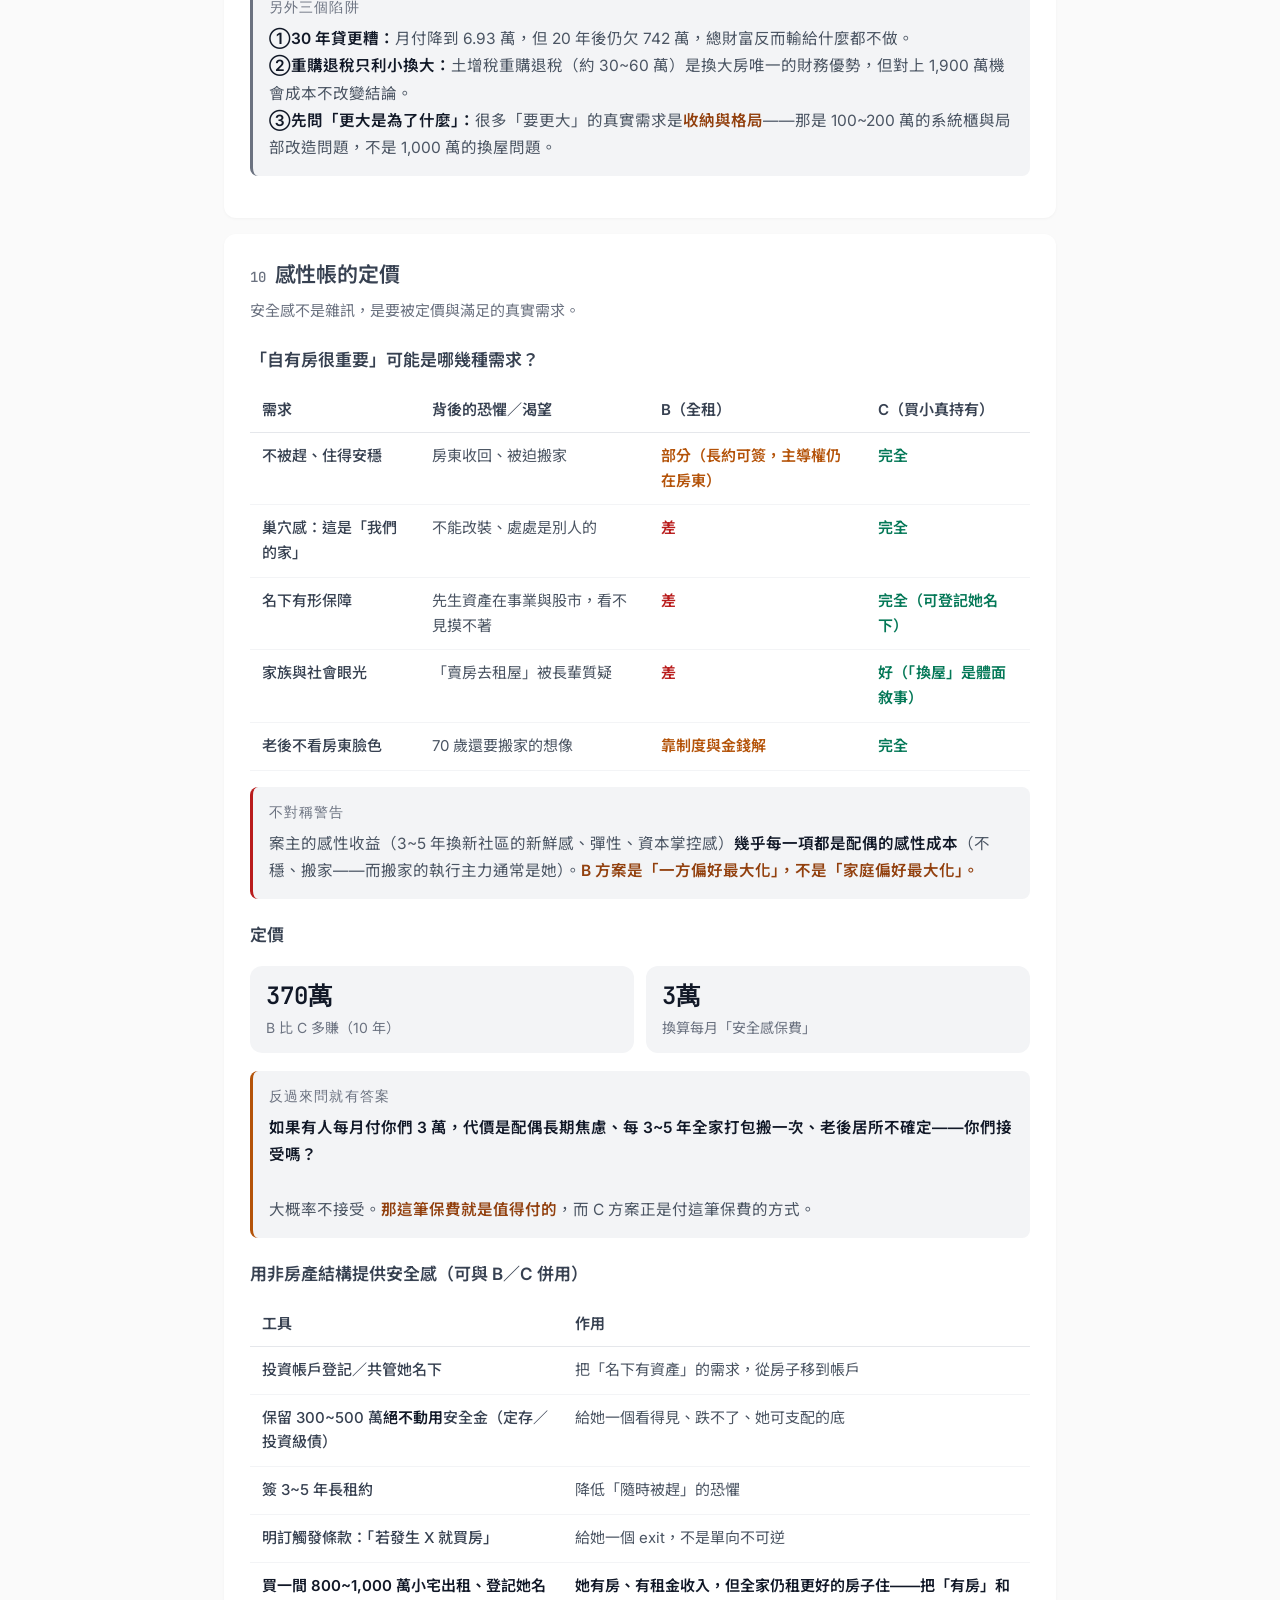
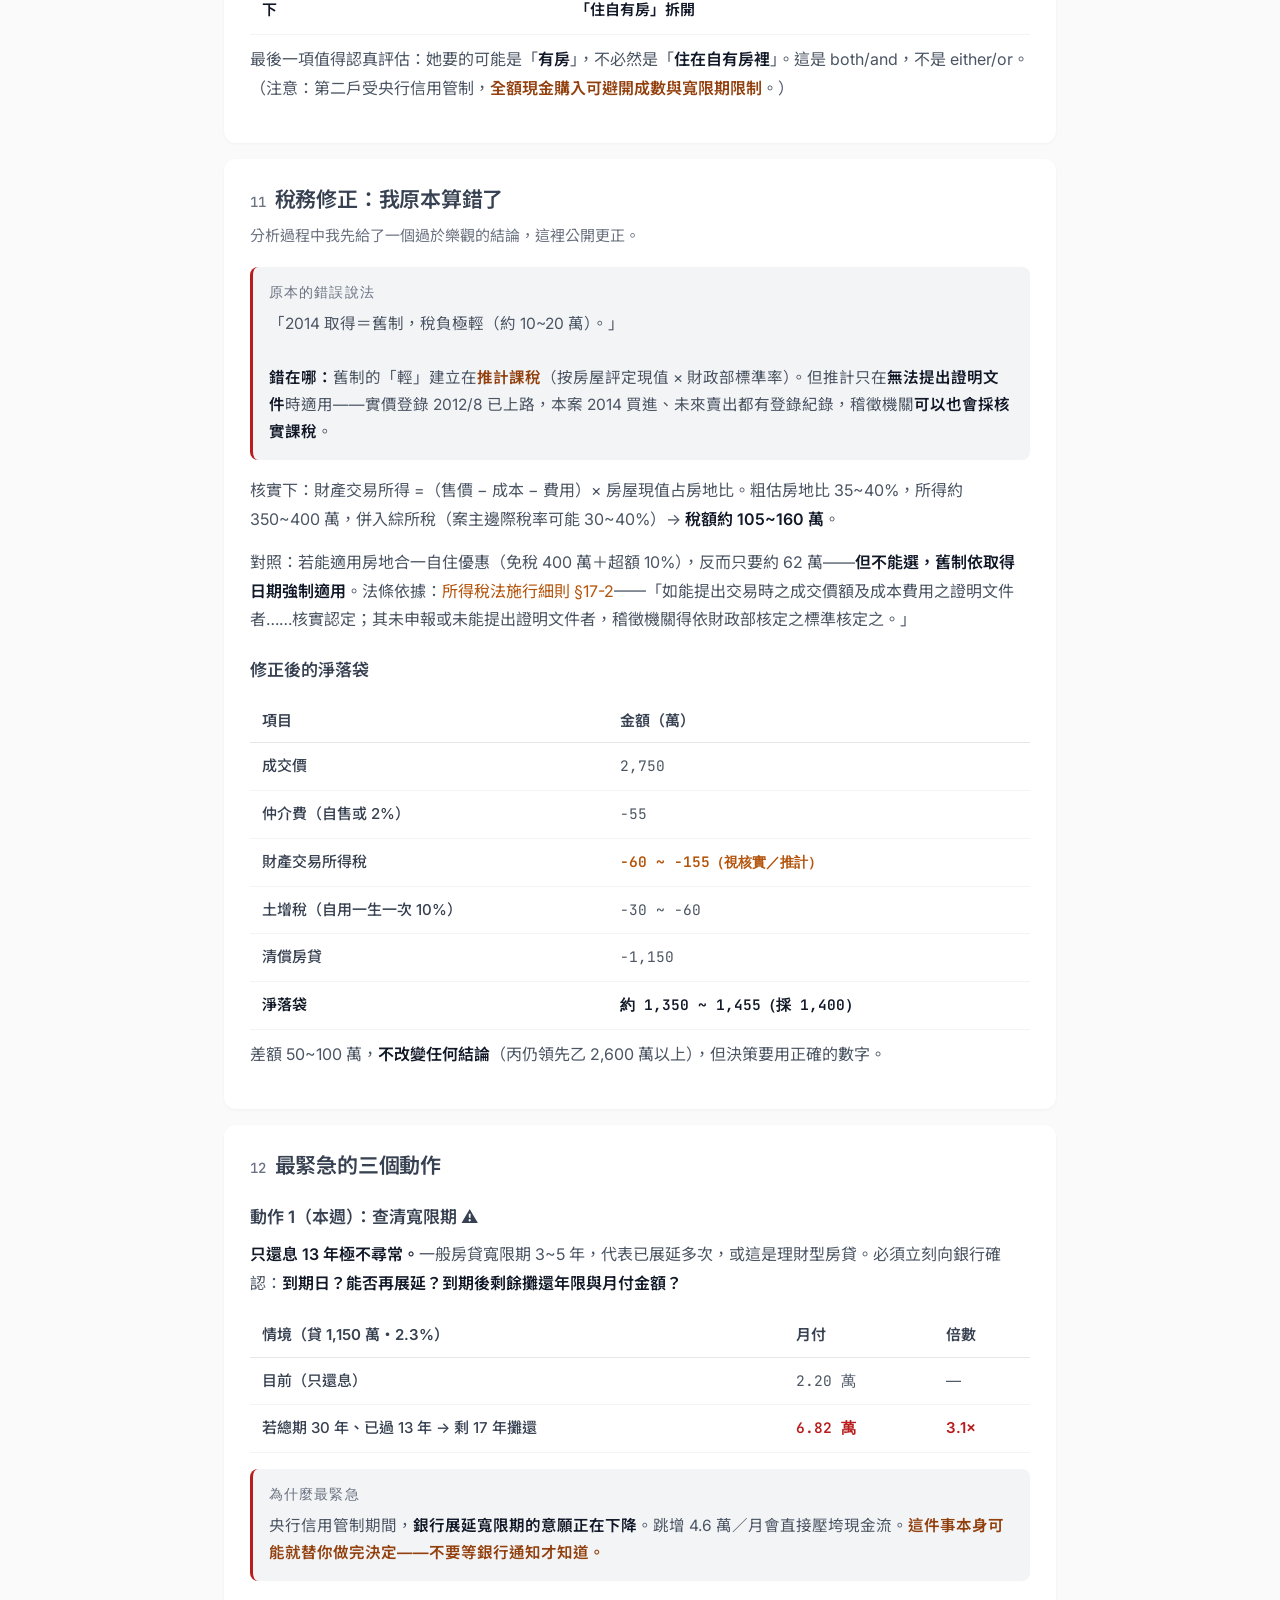
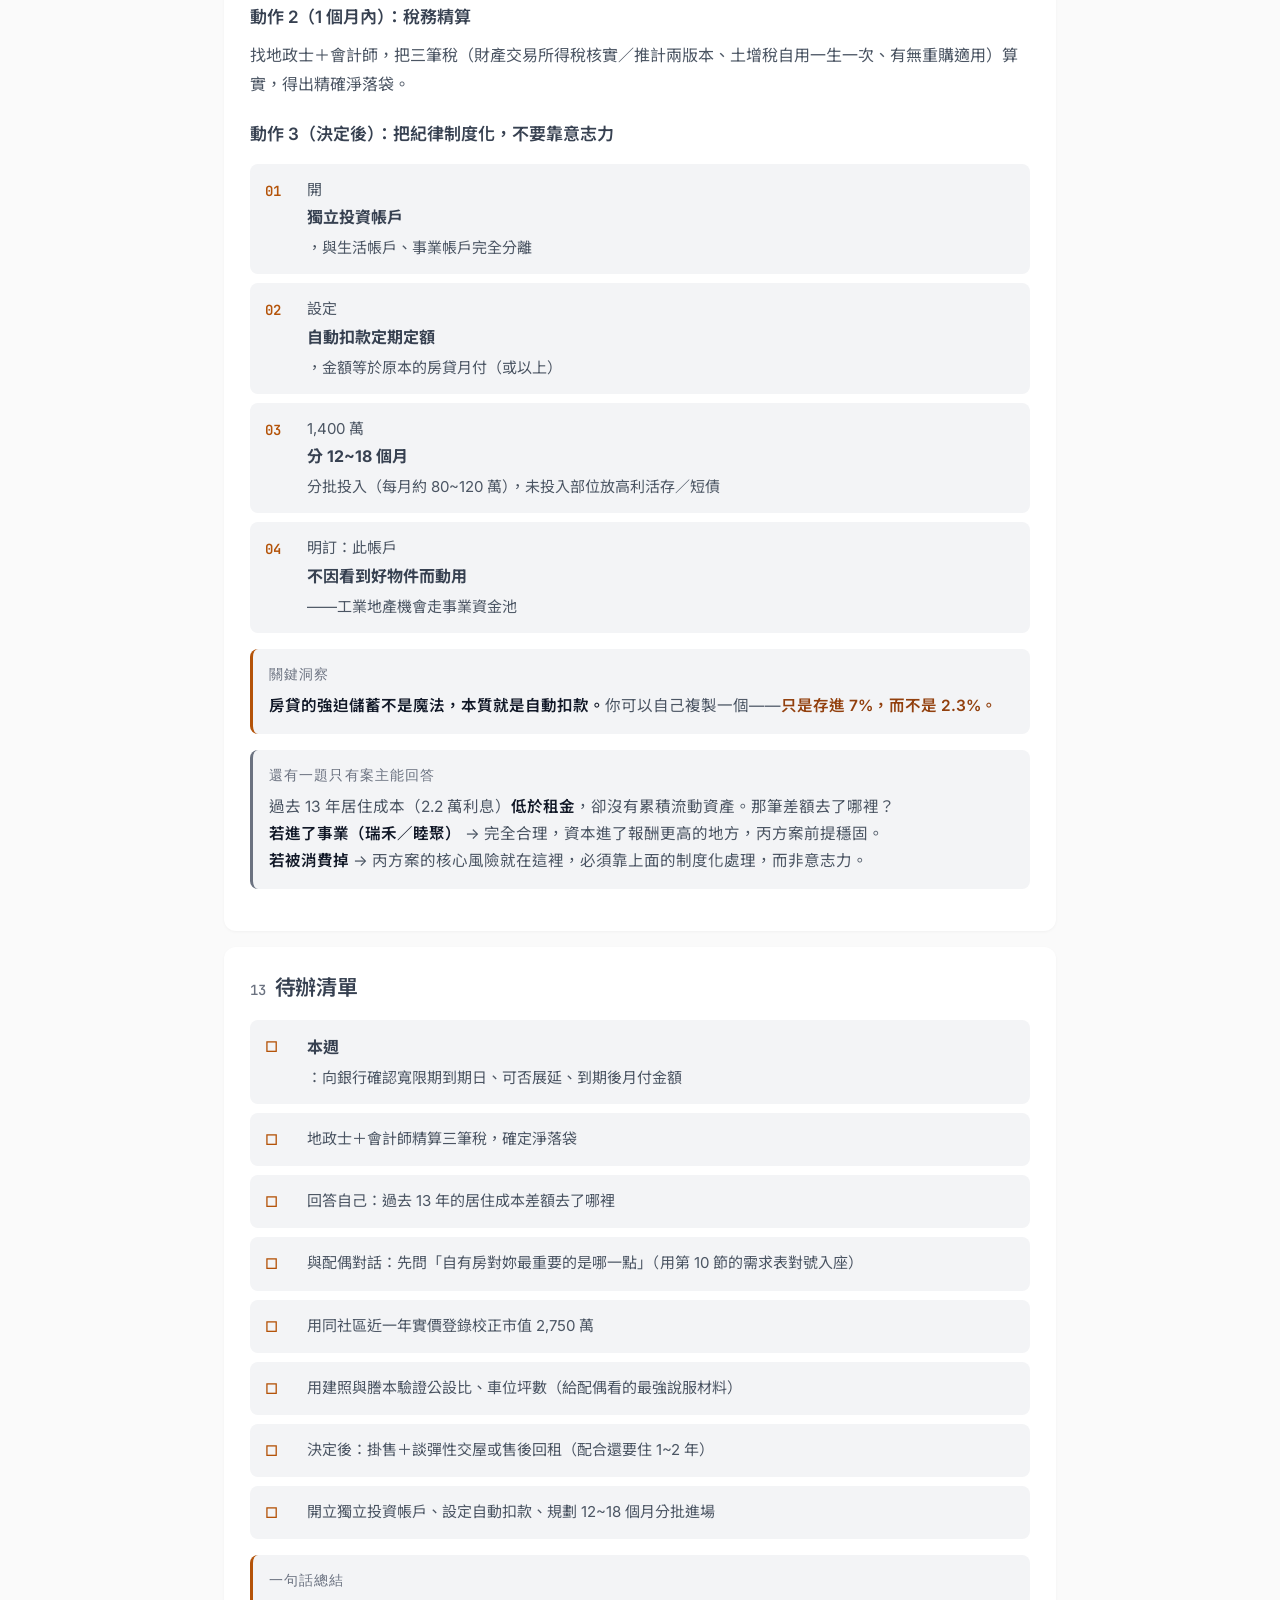
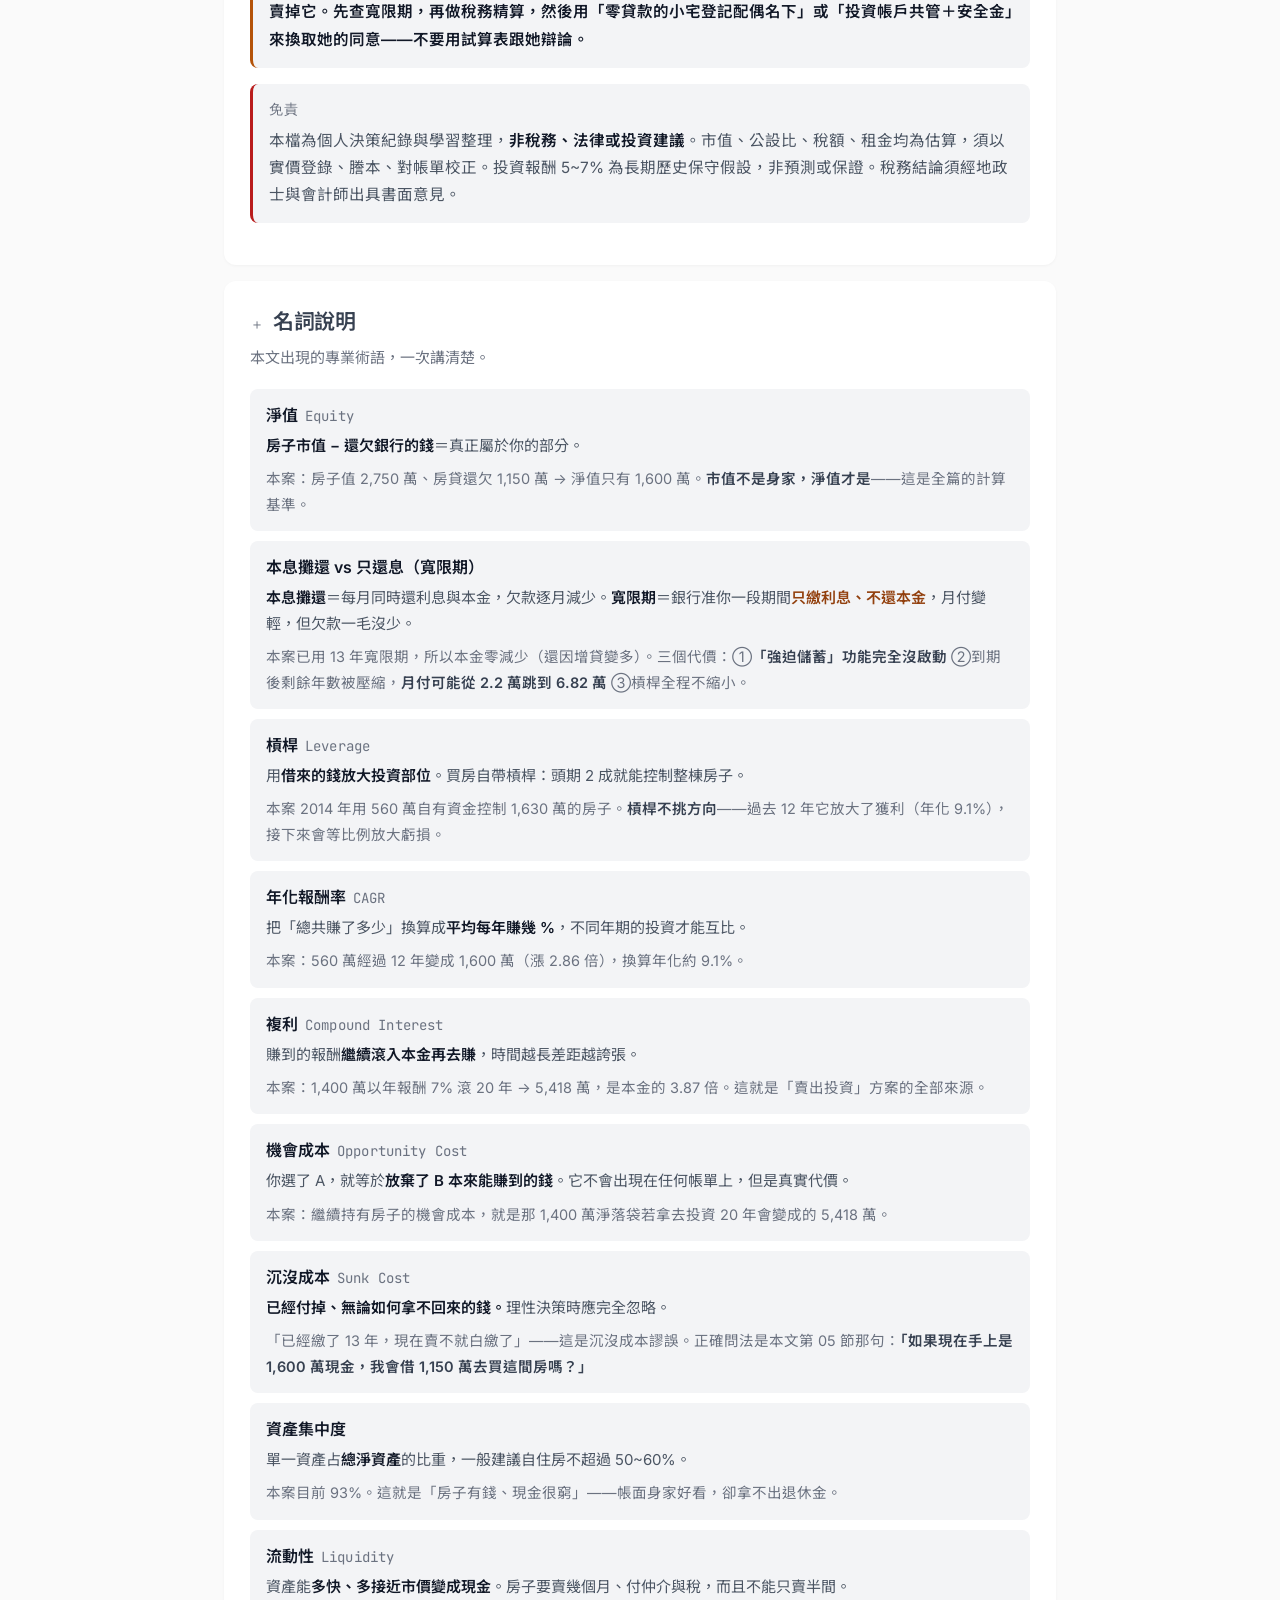
<file: beitun-case/index.html>
<!DOCTYPE html>
<html lang="zh-Hant">
<head>
<meta charset="UTF-8">
<meta name="viewport" content="width=device-width, initial-scale=1.0">
<title>案例：一間北屯自宅的持有／出售決策全紀錄</title>
<meta name="description" content="真實數字的完整決策紀錄：只還息 13 年的房貸、93% 資產集中度、三方案 20 年對照、配偶的兩個互斥願望，以及最後的決議與待辦。">
<link rel="preconnect" href="https://fonts.googleapis.com">
<link rel="preconnect" href="https://fonts.gstatic.com" crossorigin>
<link href="https://fonts.googleapis.com/css2?family=Inter:wght@400;500;600&family=Noto+Sans+TC:wght@400;500;700&family=JetBrains+Mono:wght@400;500&display=swap" rel="stylesheet">
<link rel="stylesheet" href="../assets/study.css">
</head>
<body>
<div class="wrap">

<header>
  <div class="eyebrow">案例研究</div>
  <h1>案例：一間北屯自宅的持有／出售決策全紀錄</h1>
  <p class="sub">真實數字、真實爭論、真實結論 —— 只還息 13 年的房貸、93% 的資產集中度、配偶的兩個互斥願望，以及最後怎麼決定</p>
  <div class="meta">2026-08-14 ／ 全文約 20 分鐘 ／ 數據為 2026 年 8 月現況</div>
</header>

<div class="call">
  <span class="t">這份文件是什麼</span>
  一份真實的購屋／賣屋決策紀錄：<strong>把總持有成本與機會成本的算法，套進一個實際案例</strong>——包含中途被推翻的假設、我原本判斷錯誤的稅務結論，以及數字之外的家庭因素。<em>案主為本人（Mac Chang），數字為真實現況。</em>
</div>

<nav class="toc">
  <ol>
    <li><a href="#s1">決議：六句話</a></li>
    <li><a href="#s2">現況體檢</a></li>
    <li><a href="#s3">過去 12 年的誠實記分</a></li>
    <li><a href="#s4">四個支柱全部反轉</a></li>
    <li><a href="#s5">問題重新定義</a></li>
    <li><a href="#s6">三方案 20 年對照</a></li>
    <li><a href="#s7">五條認知的數據檢驗</a></li>
    <li><a href="#s8">配偶的兩個互斥願望</a></li>
    <li><a href="#s9">換更大的房子：坪效真相</a></li>
    <li><a href="#s10">感性帳的定價</a></li>
    <li><a href="#s11">稅務修正（我原本算錯）</a></li>
    <li><a href="#s12">最緊急的三個動作</a></li>
    <li><a href="#s13">待辦清單</a></li>
    <li><a href="#terms">名詞說明</a></li>
  </ol>
</nav>

<div class="termlink">文中的專業術語（淨值、寬限期、槓桿、公設比、核實課稅…）全部整理在最後的 <a href="#terms">名詞說明</a>，看不懂隨時跳過去查。</div>

<!-- 1 -->
<section class="card" id="s1">
  <h2><span class="n">01</span>決議：六句話</h2>
  <div class="map">
    <div class="step"><div class="i">01</div><div class="t"><b>不要繼續持有。</b>而「繼續持有＋開始還本金」是所有選項中<em>最違背目標</em>的一個——它把更多資金鎖進唯一想減碼的資產，集中度從 93% 推向 100%。</div></div>
    <div class="step"><div class="i">02</div><div class="t"><b>買房派最強的論點在這個案例中已被實績否證。</b>「房貸＝強迫儲蓄」的前提是會還本金；<em>只還息 13 年、本金零減少、還增貸 50 萬</em>——強迫儲蓄從未啟動。這不是假設，是紀錄。</div></div>
    <div class="step"><div class="i">03</div><div class="t"><b>但要誠實記分：過去 12 年這間房子是成功投資</b>，自有資金年化約 9.1%，勝過 0050，且居住成本低於同等租金。<em>問題是支撐那段報酬的四個條件現在全部反轉。</em></div></div>
    <div class="step"><div class="i">04</div><div class="t"><b>最緊急的動作不是賣，是查清寬限期。</b>只還息 13 年極不尋常，一旦到期強制轉攤還，月付可能從 2.2 萬跳到 <span class="num">6.82 萬</span>。這件事本身可能就替你做完決定。</div></div>
    <div class="step"><div class="i">05</div><div class="t"><b>我原本的稅務判斷錯了。</b>「2014 取得＝舊制稅負極輕」不成立（見第 11 節），淨落袋須從 1,450 萬下修為 <span class="num">1,350~1,455 萬</span>。結論不變，但數字要誠實。</div></div>
    <div class="step"><div class="i">06</div><div class="t"><b>剩下的不是分析問題，是談判問題。</b>數字站在一邊，但配偶的安全感需求不會因為試算表而消失。第 10 節給三種「用非房產方式提供安全感」的結構。</div></div>
  </div>
  <div class="call danger">
    <span class="t">最不該做的事</span>
    <strong>什麼都不做。</strong>現狀在<em>每一種情境下都墊底</em>，而它偏偏是最省力、最容易發生的那一個。
  </div>
</section>

<!-- 2 -->
<section class="card" id="s2">
  <h2><span class="n">02</span>現況體檢</h2>
  <div class="kpis">
    <div class="kpi"><div class="v">1,600萬</div><div class="l">實際淨資產（非 2,750 萬）</div></div>
    <div class="kpi"><div class="v">93%</div><div class="l">房產占淨資產（上限建議 50~60%）</div></div>
    <div class="kpi"><div class="v">0</div><div class="l">13 年來償還的本金</div></div>
  </div>

  <div class="tw"><table>
    <tr><th>項目</th><th>數值</th><th>判讀</th></tr>
    <tr><td>物件</td><td>台中北屯・大樓・2014 取得（屋齡 12 年）</td><td>921 後耐震規範</td></tr>
    <tr><td>取得成本</td><td class="num">1,630 萬（貸 1,100 萬・頭期 530 萬）</td><td>舊制強制適用</td></tr>
    <tr><td>目前估值</td><td class="num">2,500~3,000 萬（採中值 2,750）</td><td>待同社區實價登錄校正</td></tr>
    <tr><td>房貸餘額</td><td class="num">1,150 萬</td><td class="no"><strong>高於原貸額＝曾增貸，本金負成長</strong></td></tr>
    <tr><td>還款方式</td><td class="no"><strong>只還息，已 13 年</strong>・年息 2.3%</td><td>月息 2.20 萬，本金零減少</td></tr>
    <tr><td>管理費</td><td class="num">10,500／月</td><td>偏高</td></tr>
    <tr><td>稅＋修繕（估）</td><td class="num">約 0.45 萬／月</td><td>待對帳單校正</td></tr>
    <tr><td><strong>月居住現金流</strong></td><td class="num"><strong>3.70 萬</strong></td><td class="no"><strong>其中還本＝0，全數消耗</strong></td></tr>
    <tr><td>空間</td><td>建坪 67 坪（含車位）／室內 35 坪</td><td>公設比約 36%</td></tr>
    <tr><td>年齡</td><td>45~50</td><td>投資年期 15~20 年</td></tr>
    <tr><td>居住需求</td><td>還要住 1~2 年，之後無綁定</td><td>可用彈性交屋／售後回租解</td></tr>
    <tr><td>換租目標</td><td class="num">3~4 萬／月・新社區三房</td><td>台中行情內</td></tr>
    <tr><td>配偶立場</td><td>自有房很重要；想「快還貸款」或「換更大房」</td><td class="warn">兩願望互斥（第 8 節）</td></tr>
  </table></div>

  <div class="call key">
    <span class="t">最重要的一個數字</span>
    <strong>淨資產是 1,600 萬，不是 2,750 萬。</strong>房子裡有 1,150 萬（42%）是銀行的。所有討論都必須以 1,600 萬為基準——<em>用 1,600 萬的身家去談「換 3,250 萬的房子」，是 200% 槓桿的操作。</em>
  </div>
</section>

<!-- 3 -->
<section class="card" id="s3">
  <h2><span class="n">03</span>過去 12 年的誠實記分</h2>
  <p class="lead">在主張「該賣」之前，必須先承認這間房子過去表現很好。</p>

  <div class="tw"><table>
    <tr><th>項目</th><th>數值</th></tr>
    <tr><td>2014 投入自有資金</td><td class="num">約 560 萬（頭期 530＋交易成本）</td></tr>
    <tr><td>2026 淨值</td><td class="num">1,600 萬</td></tr>
    <tr><td><strong>自有資金年化報酬</strong></td><td class="num yes"><strong>約 9.1%</strong></td></tr>
    <tr><td>期間居住成本（利息）</td><td class="num">約 2.0~2.2 萬／月</td></tr>
    <tr><td>同等物件租金</td><td class="num">約 2.5~2.75 萬／月</td></tr>
  </table></div>

  <div class="call key">
    <span class="t">誠實結論</span>
    <strong>這是一筆成功的槓桿投資，年化報酬勝過 0050，而且居住成本比租屋還低。</strong>等於免費拿到了增值。<br><br>
    這一點必須承認，因為它解釋了為什麼<em>配偶的直覺是那樣</em>——她不是不理性，她是在外推一段真實經驗。任何忽略這件事的說服都會失敗。
  </div>
</section>

<!-- 4 -->
<section class="card" id="s4">
  <h2><span class="n">04</span>四個支柱全部反轉</h2>
  <p class="lead">問題是：撐起那 9.1% 的條件，現在一個都不在了。</p>

  <div class="tw"><table>
    <tr><th>條件</th><th>2014~2022</th><th>2026 起</th></tr>
    <tr><td>利率</td><td class="yes">降息循環 1.6~2.0%</td><td class="no">2.3% 高檔盤旋</td></tr>
    <tr><td>房價</td><td class="yes">大多頭</td><td class="no">台中自第七波管制累跌 8.6%、量減近 3 成</td></tr>
    <tr><td>供給</td><td class="yes">相對短缺</td><td class="no">36 萬戶交屋潮、未來 3 年餘屋估 8~10 萬戶</td></tr>
    <tr><td>政策</td><td class="yes">寬鬆</td><td class="no">央行第七波選擇性信用管制</td></tr>
    <tr><td>屋齡</td><td class="yes">新屋</td><td class="warn">12 年 → 未來 20 年進入折舊與大修段</td></tr>
  </table></div>

  <div class="call danger">
    <span class="t">關鍵推論</span>
    <strong>槓桿不會挑方向。</strong>過去 12 年它放大了獲利；接下來，它會等比例放大損失。<em>而只還息代表這副槓桿全程不會自己縮小。</em>
  </div>
</section>

<!-- 5 -->
<section class="card" id="s5">
  <h2><span class="n">05</span>問題重新定義</h2>
  <p class="lead">「要不要繼續持有還房貸」其實是兩個獨立問題，混在一起就會卡住。</p>

  <div class="tw"><table>
    <tr><th></th><th>問題</th><th>本質</th></tr>
    <tr><td>Q1</td><td>這 1,600 萬淨值該不該留在北屯這間房子？</td><td><strong>資產配置</strong></td></tr>
    <tr><td>Q2</td><td>如果留，要不要開始還本金？</td><td><strong>融資結構</strong></td></tr>
  </table></div>

  <p><strong>Q2 的答案完全取決於 Q1。</strong>而 Q1 有一個乾淨的檢驗方法：</p>

  <div class="call key">
    <span class="t">破解沉沒成本的提問</span>
    <strong>如果你現在手上是 1,600 萬現金，你會不會去借 1,150 萬、湊成 2,750 萬，全部押在北屯一間 12 年大樓上？</strong><br><br>
    答案顯然是「不會」。而<em>「繼續持有」在經濟意義上，就是每天早上重新做一次這個你不會做的決定</em>。已經買了，不構成繼續持有的理由——那叫沉沒成本，是查理・蒙格最常拿來打人的認知偏誤之一。
  </div>

  <p>順帶回答 Q2：<strong>還本金不會降低集中度，反而提高它。</strong>它等於把更多錢鎖進最想減碼的資產，而且鎖進去的報酬率只有 2.3%（＝省下的利息）。除非決定長期持有 20 年以上，否則還本金的方向是錯的。</p>
</section>

<!-- 6 -->
<section class="card" id="s6">
  <h2><span class="n">06</span>三方案 20 年對照</h2>
  <p class="lead">假設：投報 7%、房價持平、利率 2.3%、淨落袋 1,400 萬、到 65~70 歲。</p>

  <div class="tw"><table>
    <tr><th></th><th>甲 現狀<br>持有・只還息</th><th>乙 持有・轉本息攤還<br>（配偶的「快還貸款」）</th><th>丙 賣出・租屋・投資</th></tr>
    <tr><td>月現金流出</td><td class="num">3.70 萬</td><td class="num">7.48 萬<br><sub>若剩 17 年攤還則 8.3 萬</sub></td><td class="num">3.50 萬（房租）</td></tr>
    <tr><td>其中還本（儲蓄）</td><td class="num no">0</td><td class="num">5.98 萬</td><td class="num">0（另有投資部位）</td></tr>
    <tr><td>投資本金</td><td class="num">0</td><td class="num">0</td><td class="num yes">1,400 萬</td></tr>
    <tr><td>20 年後房產</td><td class="num">2,750 −貸 1,150 ＝ <strong>1,600 萬</strong></td><td class="num">2,750 萬（無貸款）</td><td class="num">0</td></tr>
    <tr><td>20 年後投資</td><td class="num">0</td><td class="num">0</td><td class="num yes">5,418 萬</td></tr>
    <tr><td><strong>20 年後總財富</strong></td><td class="num no"><strong>1,600 萬</strong></td><td class="num"><strong>2,750 萬</strong></td><td class="num yes"><strong>5,418 萬</strong></td></tr>
    <tr><td>房產集中度</td><td class="num">93%</td><td class="num no">100%</td><td class="num yes">0%</td></tr>
    <tr><td>流動性</td><td class="no">無</td><td class="no">無</td><td class="yes">完全</td></tr>
    <tr><td>主要風險</td><td class="no">寬限期到期＋房價下行雙殺</td><td class="warn">集中度 100%、屋齡 32 年</td><td class="warn">市場波動、進場紀律</td></tr>
  </table></div>

  <h3>敏感度：丙什麼時候會輸？</h3>
  <div class="tw"><table>
    <tr><th>情境</th><th>乙（持有還本）</th><th>丙（賣出投資）</th><th>勝者</th></tr>
    <tr><td>房價 0%・投報 7%</td><td class="num">2,750 萬</td><td class="num">5,418 萬</td><td class="yes">丙（差 2,668 萬）</td></tr>
    <tr><td>房價 +2%・投報 7%</td><td class="num">4,086 萬</td><td class="num">5,418 萬</td><td class="yes">丙</td></tr>
    <tr><td>房價 0%・投報 5%</td><td class="num">2,750 萬</td><td class="num">3,713 萬</td><td class="yes">丙</td></tr>
    <tr><td>房價 +2%・投報 5%</td><td class="num">4,086 萬</td><td class="num">3,713 萬</td><td class="warn">乙（小勝）</td></tr>
  </table></div>

  <div class="call key">
    <span class="t">結論</span>
    丙唯一會輸的情境：<strong>房價年漲 2% 以上，同時股市長期報酬掉到 5% 以下</strong>。這需要對北屯市場的專業判斷完全錯誤，同時全球股市進入長期低報酬——<em>兩件低機率的事同時發生</em>。<br><br>
    而<strong>「甲」在任何情境下都是最差的</strong>。這是全篇最確定的一句話。
  </div>
</section>

<!-- 7 -->
<section class="card" id="s7">
  <h2><span class="n">07</span>五條認知的數據檢驗</h2>
  <p class="lead">決策前先驗證前提。四條成立，一條要修正。</p>

  <div class="tw"><table>
    <tr><th>認知</th><th>檢驗</th><th>判定</th></tr>
    <tr><td>① 房屋已過漲幅最大期間</td><td>台中自第七波管制累跌 8.6%（六都前段）；全台交易量年減近 3 成；預售連 7 個月低於 4,000 件；未來 3 年餘屋估 8~10 萬戶。主流預測「量盤整、價緩跌」而非崩跌</td><td class="yes">成立</td></tr>
    <tr><td>② 人口已過紅利期並會急遽下滑</td><td>人口面正確（總人口 2019 見頂、工作年齡人口遞減）。<strong>但房市看家戶數</strong>：10 年來人口減 24 萬、<strong>家戶數反增 129 萬</strong>，全台 985 萬戶、單人戶 40.5% 創新高</td><td class="warn">方向對、時點錯<br><sub>衝擊在 2040 後；未來 10 年真實效應是「小宅化」（30 坪以下交易占比已達 41%）</sub></td></tr>
    <tr><td>③ 台中北屯供給過剩</td><td>北屯預售年 1,263 件為全台中最大宗；全台 36 萬戶交屋潮，北屯被點名換約拋壓區、跌價風險 5~7%。<em>但北屯人口年增率全台第一</em>，機能成熟段與新案蛋白段是兩個市場</td><td class="yes">成立<br><sub>過剩集中在預售新案段</sub></td></tr>
    <tr><td>④ 屋齡 12 年</td><td>2014 完工，921 後耐震規範、未進 20 年管線大修期，中古流通性仍佳；但再抱 8~10 年進入折舊加速段，且與交屋潮的「新古屋」正面競爭</td><td class="yes">出售甜蜜點<strong>尾段</strong></td></tr>
    <tr><td>⑤ 不怕租不到（想 3~5 年換新社區）</td><td>台中租金投報僅 2~3%＝租屋成本極低；北屯交屋潮讓租賃端成為<strong>租方市場</strong>。唯一疑慮是老後租屋——見下</td><td class="yes">成立</td></tr>
  </table></div>

  <h3>終局問題：日本 20 年實績</h3>
  <p>原本我把「60 歲前用現金買回自住」列為必要終局方案。<strong>案主提出反駁：20 年後人口更少、供給過剩加劇，所有權人必然對高齡需求妥協——日本就是這樣。</strong>查證後我接受修正，但機制與直覺不同：</p>

  <div class="g2">
    <div class="box">
      <h4>直覺推論</h4>
      <ul>
        <li>空屋暴增 → 房東搶租客 → 對高齡者妥協 → 租屋難自動消解</li>
      </ul>
    </div>
    <div class="box bad">
      <h4>日本實際數據</h4>
      <ul>
        <li>2023 年空屋 <strong>900 萬戶</strong>、空屋率 <strong>13.8%</strong>，雙創新高 ✓</li>
        <li>但 2025 年仍有 <strong>49.2% 管理公司</strong>近一年拒絕過高齡租客</li>
        <li>主因：孤獨死（84%）、事故物件、遺物清理、無保證人</li>
      </ul>
    </div>
  </div>

  <div class="call key">
    <span class="t">修正後結論</span>
    <strong>空屋沒有融化歧視，但「付費機制」解決了它</strong>——保證公司、孤獨死保險、見守服務、高齡專門仲介、住宅安全網法。翻譯：<em>有支付能力者租得到，卡住的是弱勢者</em>。<br><br>
    案主屬於有支付能力那一側，加上台灣 2040 年代 65 歲以上逾三成（房東無法排除三成主力客群）、台中交屋潮與繼承潮讓租方市場比東京更寬鬆——<strong>終局方案從「必須現金買回」降級為「58~60 歲的備援選擇權」</strong>。<br><br>
    財務差異：不撥 1,500~2,000 萬去買房，@5~7% 每年多 <span class="num">75~140 萬</span>複利。
  </div>
</section>

<!-- 8 -->
<section class="card" id="s8">
  <h2><span class="n">08</span>配偶的兩個互斥願望</h2>
  <p class="lead">配偶認為自有房很重要，提出兩個方案：(1) 快還掉貸款 (2) 或換更大房子。</p>

  <div class="call danger">
    <span class="t">全篇最重要的一句話</span>
    <strong>這兩個願望在財務上方向完全相反，不可能同時成立。</strong><br>
    「快還掉貸款」＝降槓桿、降風險；「換 3,250 萬更大房」＝背 1,800 萬新貸款、月付 9.36 萬、繳到 67 歲、槓桿翻倍。<br><br>
    <em>她想要的安全感，會被她提的第二個方案親手拆掉。</em>
  </div>

  <h3>還有一個前提要先講清楚</h3>
  <p><strong>目前其實沒有「自有房」。</strong>只還息 13 年＝本金一毛沒還，2,750 萬的房子有 42% 是銀行的，每月 2.2 萬「利息」本質上就是付給銀行的房租。<em>「自有」只有名義，沒有實質。</em></p>

  <p>所以真正的選項不是「賣掉我們的家 vs 留住我們的家」，而是四選一：</p>
  <div class="tw"><table>
    <tr><th>方案</th><th>做法</th><th>月現金流出</th><th>10 年後財富</th><th>自有感</th></tr>
    <tr><td>A 繼續假擁有</td><td>維持現狀</td><td class="num">3.70 萬<br><sub>純消耗</sub></td><td class="num no">1,600 萬</td><td class="no">名義上（42% 是銀行的）</td></tr>
    <tr><td>B 徹底轉租</td><td>全賣、租屋、投資 1,400 萬</td><td class="num">3.50 萬</td><td class="num yes">2,852 萬</td><td class="no">無</td></tr>
    <tr><td><strong>C 換一間真正擁有的</strong></td><td>賣 2,750 → 買約 1,400 萬（頭期 700＋貸 700／20 年），餘 750 萬投資</td><td class="num yes">4.64 萬<br><sub>其中 2.3 萬是還本＝儲蓄；<strong>純消耗僅 2.3 萬</strong></sub></td><td class="num">2,485 萬</td><td class="yes"><strong>實質且遞增，20 年後 100%</strong></td></tr>
    <tr><td>D 把這間真正買下來</td><td>轉 20 年本息攤還</td><td class="num">7.48 萬</td><td class="num">2,109 萬</td><td class="yes">實質且遞增</td></tr>
  </table></div>

  <div class="call key">
    <span class="t">最有力的一張牌</span>
    「妳說想快點還掉貸款——我完全同意，而且我有辦法讓我們<strong>幾乎明天就沒有貸款</strong>。」<br><br>
    賣大買小（或地點置換到太平／大里／潭子，同 67 坪約 1,880 萬）可以做到<em>零貸款、完全付清、登記她名下</em>。她的願望立刻 100% 實現——<strong>而換更大的房子恰恰做不到這件事</strong>。
  </div>
</section>

<!-- 9 -->
<section class="card" id="s9">
  <h2><span class="n">09</span>換更大的房子：坪效真相</h2>
  <p class="lead">關鍵公式：<code>室內坪 ＝ 房屋登記坪 ×（1 − 公設比）</code>，比較房子要用<strong>每室內坪成本</strong>，不是每建坪單價。以下套用本案數字。</p>

  <div class="tw"><table>
    <tr><th></th><th>現況（12 年屋）</th><th>同建坪新案</th></tr>
    <tr><td>建坪含車位</td><td class="num">67 坪</td><td class="num">67 坪</td></tr>
    <tr><td>車位（估）</td><td class="num">12 坪</td><td class="num">12 坪</td></tr>
    <tr><td>房屋登記坪</td><td class="num">55 坪</td><td class="num">55 坪</td></tr>
    <tr><td>公設比</td><td class="num">約 36%</td><td class="num warn">約 37~38%（新案更高）</td></tr>
    <tr><td><strong>室內（主建物＋陽台）</strong></td><td class="num"><strong>35 坪</strong></td><td class="num no"><strong>約 34.6 坪</strong></td></tr>
    <tr><td>單價</td><td class="num">41 萬／坪</td><td class="num">50~55 萬／坪</td></tr>
    <tr><td>總價</td><td class="num">2,750 萬</td><td class="num">約 3,138 萬</td></tr>
    <tr><td><strong>每室內坪成本</strong></td><td class="num"><strong>78.6 萬</strong></td><td class="num no"><strong>90.6 萬</strong></td></tr>
  </table></div>

  <div class="call danger">
    <span class="t">結論</span>
    <strong>多花 388 萬，室內空間不增反減。買到的是「新」，不是「大」。</strong>
  </div>

  <h3>真的要「更大」的代價</h3>
  <div class="tw"><table>
    <tr><th>目標室內</th><th>需要房屋坪數</th><th>總價（含車位）</th><th>需貸款</th><th>月付（20 年）</th></tr>
    <tr><td>35 坪（不變）</td><td class="num">55 坪</td><td class="num">3,138 萬</td><td class="num">1,688 萬</td><td class="num">8.78 萬</td></tr>
    <tr><td><strong>42 坪（＋7 坪）</strong></td><td class="num">66.7 坪</td><td class="num">3,752 萬</td><td class="num no">2,302 萬</td><td class="num no">11.97 萬</td></tr>
  </table></div>

  <p>多 7 坪室內 → 多花 1,002 萬 → <strong>143 萬／坪</strong>，且月付近 12 萬繳到 67 歲。</p>

  <h3>換大房的真實代價</h3>
  <div class="tw"><table>
    <tr><th>比較（vs 乙 持有還本）</th><th>數值</th></tr>
    <tr><td>每月多付</td><td class="num">3.88 萬</td></tr>
    <tr><td>20 年多付現金</td><td class="num">931 萬</td></tr>
    <tr><td>換來房產名目多</td><td class="num">500 萬</td></tr>
    <tr><td>那筆月差額若投資 20 年 @7%</td><td class="num no"><strong>1,909 萬</strong></td></tr>
    <tr><td><strong>損益兩平：北屯需年漲</strong></td><td class="num no"><strong>2.6% 撐 20 年</strong></td></tr>
  </table></div>

  <div class="call danger">
    <span class="t">內部矛盾</span>
    換大房要贏，北屯得年漲 2.6% 以上 20 年——<strong>而案主自己的專業判斷是供給過剩、緩跌。</strong><em>同意換大房，等於押注自己的專業判斷是錯的。</em>
  </div>

  <div class="call">
    <span class="t">另外三個陷阱</span>
    <strong>①30 年貸更糟：</strong>月付降到 6.93 萬，但 20 年後仍欠 742 萬，總財富反而輸給什麼都不做。<br>
    <strong>②重購退稅只利小換大：</strong>土增稅重購退稅（約 30~60 萬）是換大房唯一的財務優勢，但對上 1,900 萬機會成本不改變結論。<br>
    <strong>③先問「更大是為了什麼」：</strong>很多「要更大」的真實需求是<em>收納與格局</em>——那是 100~200 萬的系統櫃與局部改造問題，不是 1,000 萬的換屋問題。
  </div>
</section>

<!-- 10 -->
<section class="card" id="s10">
  <h2><span class="n">10</span>感性帳的定價</h2>
  <p class="lead">安全感不是雜訊，是要被定價與滿足的真實需求。</p>

  <h3>「自有房很重要」可能是哪幾種需求？</h3>
  <div class="tw"><table>
    <tr><th>需求</th><th>背後的恐懼／渴望</th><th>B（全租）</th><th>C（買小真持有）</th></tr>
    <tr><td>不被趕、住得安穩</td><td>房東收回、被迫搬家</td><td class="warn">部分（長約可簽，主導權仍在房東）</td><td class="yes">完全</td></tr>
    <tr><td>巢穴感：這是「我們的家」</td><td>不能改裝、處處是別人的</td><td class="no">差</td><td class="yes">完全</td></tr>
    <tr><td>名下有形保障</td><td>先生資產在事業與股市，看不見摸不著</td><td class="no">差</td><td class="yes">完全（可登記她名下）</td></tr>
    <tr><td>家族與社會眼光</td><td>「賣房去租屋」被長輩質疑</td><td class="no">差</td><td class="yes">好（「換屋」是體面敘事）</td></tr>
    <tr><td>老後不看房東臉色</td><td>70 歲還要搬家的想像</td><td class="warn">靠制度與金錢解</td><td class="yes">完全</td></tr>
  </table></div>

  <div class="call danger">
    <span class="t">不對稱警告</span>
    案主的感性收益（3~5 年換新社區的新鮮感、彈性、資本掌控感）<strong>幾乎每一項都是配偶的感性成本</strong>（不穩、搬家——而搬家的執行主力通常是她）。<em>B 方案是「一方偏好最大化」，不是「家庭偏好最大化」。</em>
  </div>

  <h3>定價</h3>
  <div class="kpis">
    <div class="kpi"><div class="v">370萬</div><div class="l">B 比 C 多賺（10 年）</div></div>
    <div class="kpi"><div class="v">3萬</div><div class="l">換算每月「安全感保費」</div></div>
  </div>

  <div class="call key">
    <span class="t">反過來問就有答案</span>
    <strong>如果有人每月付你們 3 萬，代價是配偶長期焦慮、每 3~5 年全家打包搬一次、老後居所不確定——你們接受嗎？</strong><br><br>
    大概率不接受。<em>那這筆保費就是值得付的</em>，而 C 方案正是付這筆保費的方式。
  </div>

  <h3>用非房產結構提供安全感（可與 B／C 併用）</h3>
  <div class="tw"><table>
    <tr><th>工具</th><th>作用</th></tr>
    <tr><td>投資帳戶登記／共管她名下</td><td>把「名下有資產」的需求，從房子移到帳戶</td></tr>
    <tr><td>保留 300~500 萬<strong>絕不動用</strong>安全金（定存／投資級債）</td><td>給她一個看得見、跌不了、她可支配的底</td></tr>
    <tr><td>簽 3~5 年長租約</td><td>降低「隨時被趕」的恐懼</td></tr>
    <tr><td>明訂觸發條款：「若發生 X 就買房」</td><td>給她一個 exit，不是單向不可逆</td></tr>
    <tr><td class="yes"><strong>買一間 800~1,000 萬小宅出租、登記她名下</strong></td><td class="yes"><strong>她有房、有租金收入，但全家仍租更好的房子住——把「有房」和「住自有房」拆開</strong></td></tr>
  </table></div>

  <p>最後一項值得認真評估：她要的可能是「<strong>有房</strong>」，不必然是「<strong>住在自有房裡</strong>」。這是 both/and，不是 either/or。（注意：第二戶受央行信用管制，<em>全額現金購入可避開成數與寬限期限制</em>。）</p>
</section>

<!-- 11 -->
<section class="card" id="s11">
  <h2><span class="n">11</span>稅務修正：我原本算錯了</h2>
  <p class="lead">分析過程中我先給了一個過於樂觀的結論，這裡公開更正。</p>

  <div class="call danger">
    <span class="t">原本的錯誤說法</span>
    「2014 取得＝舊制，稅負極輕（約 10~20 萬）。」<br><br>
    <strong>錯在哪：</strong>舊制的「輕」建立在<em>推計課稅</em>（按房屋評定現值 × 財政部標準率）。但推計只在<strong>無法提出證明文件</strong>時適用——實價登錄 2012/8 已上路，本案 2014 買進、未來賣出都有登錄紀錄，稽徵機關<strong>可以也會採核實課稅</strong>。
  </div>

  <p>核實下：財產交易所得 =（售價 − 成本 − 費用）× 房屋現值占房地比。粗估房地比 35~40%，所得約 350~400 萬，併入綜所稅（案主邊際稅率可能 30~40%）→ <strong>稅額約 105~160 萬</strong>。</p>

  <p>對照：若能適用房地合一自住優惠（免稅 400 萬＋超額 10%），反而只要約 62 萬——<strong>但不能選，舊制依取得日期強制適用</strong>。法條依據：<a href="https://law.moj.gov.tw/LawClass/LawSingle.aspx?pcode=G0340002&flno=17-2" target="_blank" rel="noopener">所得稅法施行細則 §17-2</a>——「如能提出交易時之成交價額及成本費用之證明文件者……核實認定；其未申報或未能提出證明文件者，稽徵機關得依財政部核定之標準核定之。」</p>

  <h3>修正後的淨落袋</h3>
  <div class="tw"><table>
    <tr><th>項目</th><th>金額（萬）</th></tr>
    <tr><td>成交價</td><td class="num">2,750</td></tr>
    <tr><td>仲介費（自售或 2%）</td><td class="num">−55</td></tr>
    <tr><td>財產交易所得稅</td><td class="num warn">−60 ~ −155<sub>（視核實／推計）</sub></td></tr>
    <tr><td>土增稅（自用一生一次 10%）</td><td class="num">−30 ~ −60</td></tr>
    <tr><td>清償房貸</td><td class="num">−1,150</td></tr>
    <tr><td><strong>淨落袋</strong></td><td class="num"><strong>約 1,350 ~ 1,455（採 1,400）</strong></td></tr>
  </table></div>

  <p>差額 50~100 萬，<strong>不改變任何結論</strong>（丙仍領先乙 2,600 萬以上），但決策要用正確的數字。</p>
</section>

<!-- 12 -->
<section class="card" id="s12">
  <h2><span class="n">12</span>最緊急的三個動作</h2>

  <h3>動作 1（本週）：查清寬限期 ⚠️</h3>
  <p><strong>只還息 13 年極不尋常。</strong>一般房貸寬限期 3~5 年，代表已展延多次，或這是理財型房貸。必須立刻向銀行確認：<strong>到期日？能否再展延？到期後剩餘攤還年限與月付金額？</strong></p>
  <div class="tw"><table>
    <tr><th>情境（貸 1,150 萬・2.3%）</th><th>月付</th><th>倍數</th></tr>
    <tr><td>目前（只還息）</td><td class="num">2.20 萬</td><td>—</td></tr>
    <tr><td>若總期 30 年、已過 13 年 → 剩 17 年攤還</td><td class="num no">6.82 萬</td><td class="no">3.1×</td></tr>
  </table></div>
  <div class="call danger">
    <span class="t">為什麼最緊急</span>
    央行信用管制期間，<strong>銀行展延寬限期的意願正在下降</strong>。跳增 4.6 萬／月會直接壓垮現金流。<em>這件事本身可能就替你做完決定——不要等銀行通知才知道。</em>
  </div>

  <h3>動作 2（1 個月內）：稅務精算</h3>
  <p>找地政士＋會計師，把三筆稅（財產交易所得稅核實／推計兩版本、土增稅自用一生一次、有無重購適用）算實，得出精確淨落袋。</p>

  <h3>動作 3（決定後）：把紀律制度化，不要靠意志力</h3>
  <div class="map">
    <div class="step"><div class="i">01</div><div class="t">開<b>獨立投資帳戶</b>，與生活帳戶、事業帳戶完全分離</div></div>
    <div class="step"><div class="i">02</div><div class="t">設定<b>自動扣款定期定額</b>，金額等於原本的房貸月付（或以上）</div></div>
    <div class="step"><div class="i">03</div><div class="t">1,400 萬<b>分 12~18 個月</b>分批投入（每月約 80~120 萬），未投入部位放高利活存／短債</div></div>
    <div class="step"><div class="i">04</div><div class="t">明訂：此帳戶<b>不因看到好物件而動用</b>——工業地產機會走事業資金池</div></div>
  </div>
  <div class="call key">
    <span class="t">關鍵洞察</span>
    <strong>房貸的強迫儲蓄不是魔法，本質就是自動扣款。</strong>你可以自己複製一個——<em>只是存進 7%，而不是 2.3%。</em>
  </div>

  <div class="call">
    <span class="t">還有一題只有案主能回答</span>
    過去 13 年居住成本（2.2 萬利息）<strong>低於租金</strong>，卻沒有累積流動資產。那筆差額去了哪裡？<br>
    <strong>若進了事業（瑞禾／睦聚）</strong> → 完全合理，資本進了報酬更高的地方，丙方案前提穩固。<br>
    <strong>若被消費掉</strong> → 丙方案的核心風險就在這裡，必須靠上面的制度化處理，而非意志力。
  </div>
</section>

<!-- 13 -->
<section class="card" id="s13">
  <h2><span class="n">13</span>待辦清單</h2>
  <div class="map">
    <div class="step"><div class="i">☐</div><div class="t"><b>本週</b>：向銀行確認寬限期到期日、可否展延、到期後月付金額</div></div>
    <div class="step"><div class="i">☐</div><div class="t">地政士＋會計師精算三筆稅，確定淨落袋</div></div>
    <div class="step"><div class="i">☐</div><div class="t">回答自己：過去 13 年的居住成本差額去了哪裡</div></div>
    <div class="step"><div class="i">☐</div><div class="t">與配偶對話：先問「自有房對妳最重要的是哪一點」（用第 10 節的需求表對號入座）</div></div>
    <div class="step"><div class="i">☐</div><div class="t">用同社區近一年實價登錄校正市值 2,750 萬</div></div>
    <div class="step"><div class="i">☐</div><div class="t">用建照與謄本驗證公設比、車位坪數（給配偶看的最強說服材料）</div></div>
    <div class="step"><div class="i">☐</div><div class="t">決定後：掛售＋談彈性交屋或售後回租（配合還要住 1~2 年）</div></div>
    <div class="step"><div class="i">☐</div><div class="t">開立獨立投資帳戶、設定自動扣款、規劃 12~18 個月分批進場</div></div>
  </div>

  <div class="call key">
    <span class="t">一句話總結</span>
    <strong>賣掉它。先查寬限期，再做稅務精算，然後用「零貸款的小宅登記配偶名下」或「投資帳戶共管＋安全金」來換取她的同意——不要用試算表跟她辯論。</strong>
  </div>

  <div class="call danger">
    <span class="t">免責</span>
    本檔為個人決策紀錄與學習整理，<strong>非稅務、法律或投資建議</strong>。市值、公設比、稅額、租金均為估算，須以實價登錄、謄本、對帳單校正。投資報酬 5~7% 為長期歷史保守假設，非預測或保證。稅務結論須經地政士與會計師出具書面意見。
  </div>
</section>

<!-- terms -->
<section class="card" id="terms">
  <h2><span class="n">＋</span>名詞說明</h2>
  <p class="lead">本文出現的專業術語，一次講清楚。</p>
  <dl class="gloss">

    <div class="g"><dt>淨值<span class="en">Equity</span></dt>
    <dd><strong>房子市值 − 還欠銀行的錢</strong>＝真正屬於你的部分。
    <span class="eg">本案：房子值 2,750 萬、房貸還欠 1,150 萬 → 淨值只有 1,600 萬。<b>市值不是身家，淨值才是</b>——這是全篇的計算基準。</span></dd></div>

    <div class="g"><dt>本息攤還 vs 只還息（寬限期）</dt>
    <dd><strong>本息攤還</strong>＝每月同時還利息與本金，欠款逐月減少。<strong>寬限期</strong>＝銀行准你一段期間<em>只繳利息、不還本金</em>，月付變輕，但欠款一毛沒少。
    <span class="eg">本案已用 13 年寬限期，所以本金零減少（還因增貸變多）。三個代價：①<b>「強迫儲蓄」功能完全沒啟動</b> ②到期後剩餘年數被壓縮，<b>月付可能從 2.2 萬跳到 6.82 萬</b> ③槓桿全程不縮小。</span></dd></div>

    <div class="g"><dt>槓桿<span class="en">Leverage</span></dt>
    <dd>用<strong>借來的錢放大投資部位</strong>。買房自帶槓桿：頭期 2 成就能控制整棟房子。
    <span class="eg">本案 2014 年用 560 萬自有資金控制 1,630 萬的房子。<b>槓桿不挑方向</b>——過去 12 年它放大了獲利（年化 9.1%），接下來會等比例放大虧損。</span></dd></div>

    <div class="g"><dt>年化報酬率<span class="en">CAGR</span></dt>
    <dd>把「總共賺了多少」換算成<strong>平均每年賺幾 %</strong>，不同年期的投資才能互比。
    <span class="eg">本案：560 萬經過 12 年變成 1,600 萬（漲 2.86 倍），換算年化約 9.1%。</span></dd></div>

    <div class="g"><dt>複利<span class="en">Compound Interest</span></dt>
    <dd>賺到的報酬<strong>繼續滾入本金再去賺</strong>，時間越長差距越誇張。
    <span class="eg">本案：1,400 萬以年報酬 7% 滾 20 年 → 5,418 萬，是本金的 3.87 倍。這就是「賣出投資」方案的全部來源。</span></dd></div>

    <div class="g"><dt>機會成本<span class="en">Opportunity Cost</span></dt>
    <dd>你選了 A，就等於<strong>放棄了 B 本來能賺到的錢</strong>。它不會出現在任何帳單上，但是真實代價。
    <span class="eg">本案：繼續持有房子的機會成本，就是那 1,400 萬淨落袋若拿去投資 20 年會變成的 5,418 萬。</span></dd></div>

    <div class="g"><dt>沉沒成本<span class="en">Sunk Cost</span></dt>
    <dd><strong>已經付掉、無論如何拿不回來的錢。</strong>理性決策時應完全忽略。
    <span class="eg">「已經繳了 13 年，現在賣不就白繳了」——這是沉沒成本謬誤。正確問法是本文第 05 節那句：<b>「如果現在手上是 1,600 萬現金，我會借 1,150 萬去買這間房嗎？」</b></span></dd></div>

    <div class="g"><dt>資產集中度</dt>
    <dd>單一資產占<strong>總淨資產</strong>的比重，一般建議自住房不超過 50~60%。
    <span class="eg">本案目前 93%。這就是「房子有錢、現金很窮」——帳面身家好看，卻拿不出退休金。</span></dd></div>

    <div class="g"><dt>流動性<span class="en">Liquidity</span></dt>
    <dd>資產能<strong>多快、多接近市價變成現金</strong>。房子要賣幾個月、付仲介與稅，而且不能只賣半間。</dd></div>

    <div class="g"><dt>建坪／公設比／室內坪</dt>
    <dd><strong>建坪</strong>＝主建物＋陽台＋公設，<em>車位另計坪數</em>。<strong>公設比</strong>＝公設 ÷（建坪 − 車位）。<strong>室內坪</strong>＝房屋登記坪 ×（1 − 公設比），才是真正能用的空間。
    <span class="eg">本案建坪 67 坪（含車位約 12 坪），公設比約 36%，<b>室內只有 35 坪</b>。近年新案公設比 33~38%，所以「同建坪的新房子」室內反而更小。比較房子要用<b>每室內坪成本</b>，不是每建坪單價。</span></dd></div>

    <div class="g"><dt>核實課稅 vs 推計課稅</dt>
    <dd><strong>核實</strong>＝按<em>實際</em>賺多少課稅（成交價 − 成本 − 費用）。<strong>推計</strong>＝查不到實際數字時按公式估算（房屋評定現值 × 財政部標準率），金額小很多。
    <span class="eg"><b>核實優先</b>，推計只在「無法提出證明文件」時適用。因為實價登錄 2012 年已上路，本案 2014 年買進有紀錄，國稅局會採核實——這正是我原本估錯的地方（第 11 節）。</span></dd></div>

    <div class="g"><dt>房地合一稅 vs 舊制</dt>
    <dd>2016/1/1 起取得適用<strong>房地合一</strong>（分離課稅，持有 10 年以上 15%，自住可享免稅額 400 萬＋超額 10%）；2015/12/31 前取得走<strong>舊制</strong>（房屋部分課財產交易所得稅，<em>併入綜合所得稅</em>最高 40%；土地部分課土地增值稅）。
    <span class="eg"><b>不能選，依取得日期強制適用。</b>本案 2014 年取得＝舊制，而舊制未必比較輕。</span></dd></div>

    <div class="g"><dt>土地增值稅／自用一生一次</dt>
    <dd>按土地漲價金額課徵，一般 20~40% 累進；<strong>自用住宅可降到 10%</strong>（土地稅法 §34，售前一年不得出租或營業，原則一生一次）。
    <span class="eg">賣屋務必記得申請，差距是 30~60 萬等級。</span></dd></div>

    <div class="g"><dt>實價登錄</dt>
    <dd>不動產成交後<strong>依法必須申報實際成交價</strong>，2012 年 8 月上路，公開可查。
    <span class="eg">兩個用途：①校正自家市值（本案的 2,750 萬需用同社區近一年資料驗證）②它也是國稅局核實課稅的依據。</span></dd></div>

    <div class="g"><dt>選擇性信用管制</dt>
    <dd>央行針對第二戶以上、法人購屋、高價住宅限制貸款成數與取消寬限期的措施，目前已到第七波。
    <span class="eg">對本案的直接影響：<b>銀行展延寬限期的意願正在下降</b>——這是第 12 節「最緊急動作」的原因。</span></dd></div>

    <div class="g"><dt>餘屋／交屋潮／換約</dt>
    <dd><strong>餘屋</strong>＝建商蓋好未售出的房子。<strong>交屋潮</strong>＝當年大量開工的預售案集中完工。<strong>換約</strong>＝預售屋在交屋前把合約轉賣他人。
    <span class="eg">三者同時發生會<b>把大量物件倒進市場</b>。北屯被點名為換約拋壓區，這是「供給過剩」判斷的依據。</span></dd></div>

    <div class="g"><dt>售後回租／彈性交屋</dt>
    <dd><strong>售後回租</strong>＝把房子賣掉後，向新屋主承租繼續住。<strong>彈性交屋</strong>＝簽約時談好較長的交屋期間。
    <span class="eg">本案「還要住 1~2 年」的解法：兩者都能<b>鎖住今天的價格，但不必馬上搬家</b>，也省下搬兩次的成本。</span></dd></div>

  </dl>
</section>

<footer>
  張現傑（Mac Chang）· 工業地產 · 瑞禾開發／睦聚開發<br>
  建立 2026-08-14
</footer>

</div>
<script>
document.querySelectorAll('.q .qq').forEach(function(el){
  el.addEventListener('click',function(){ el.parentElement.classList.toggle('open'); });
});
</script>
</body>
</html>
</file>
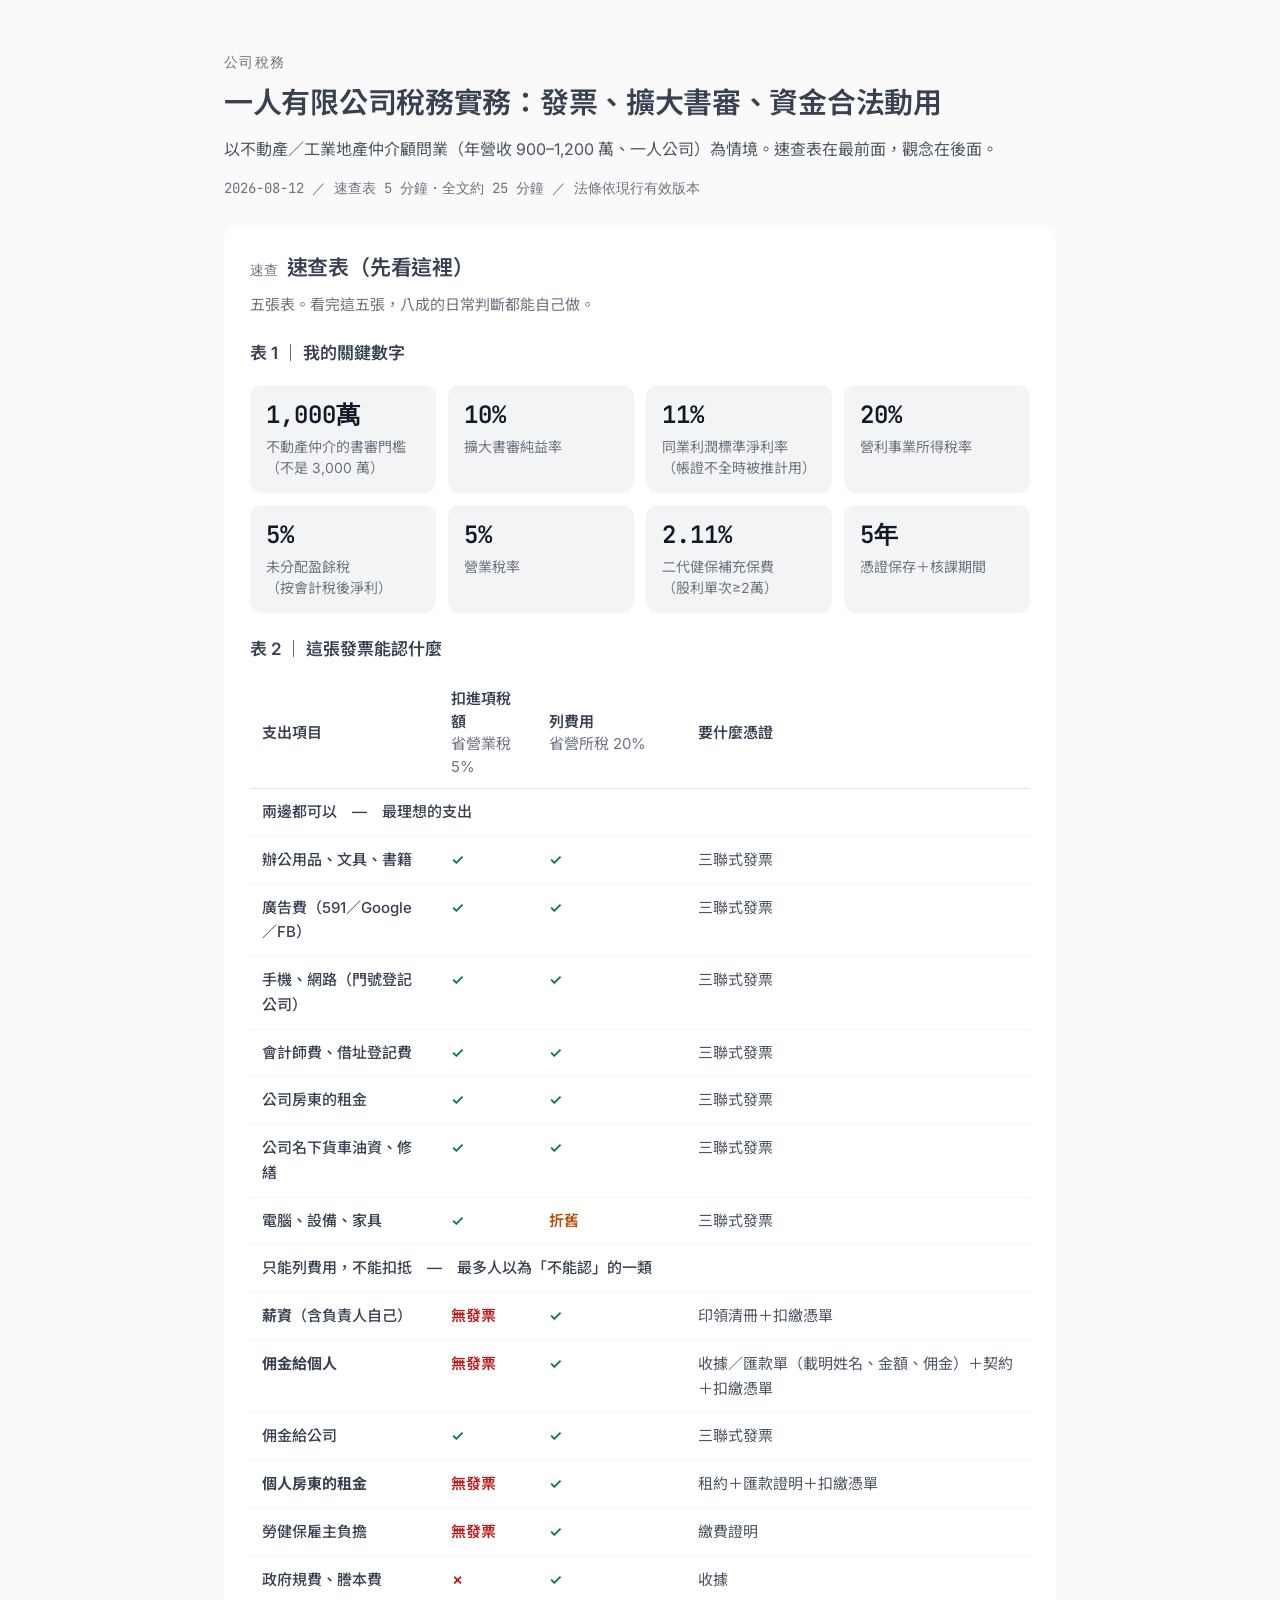
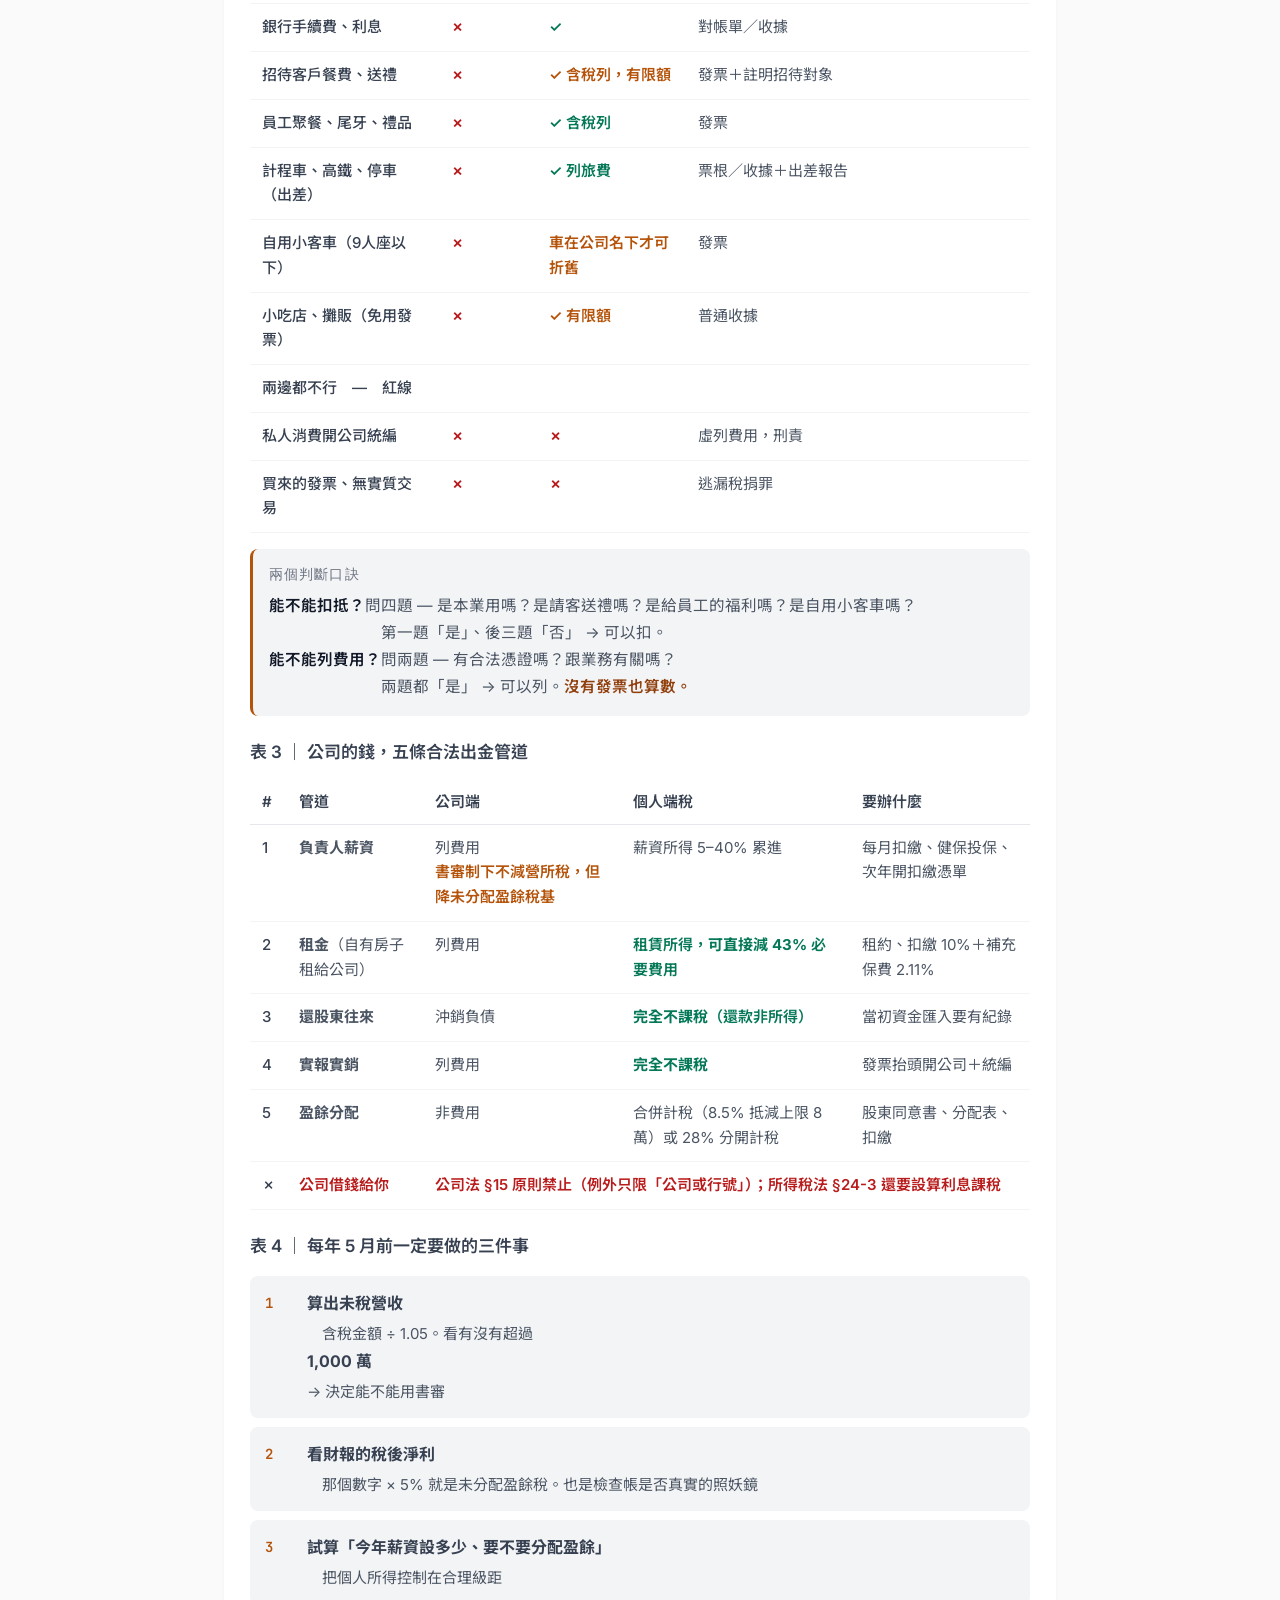
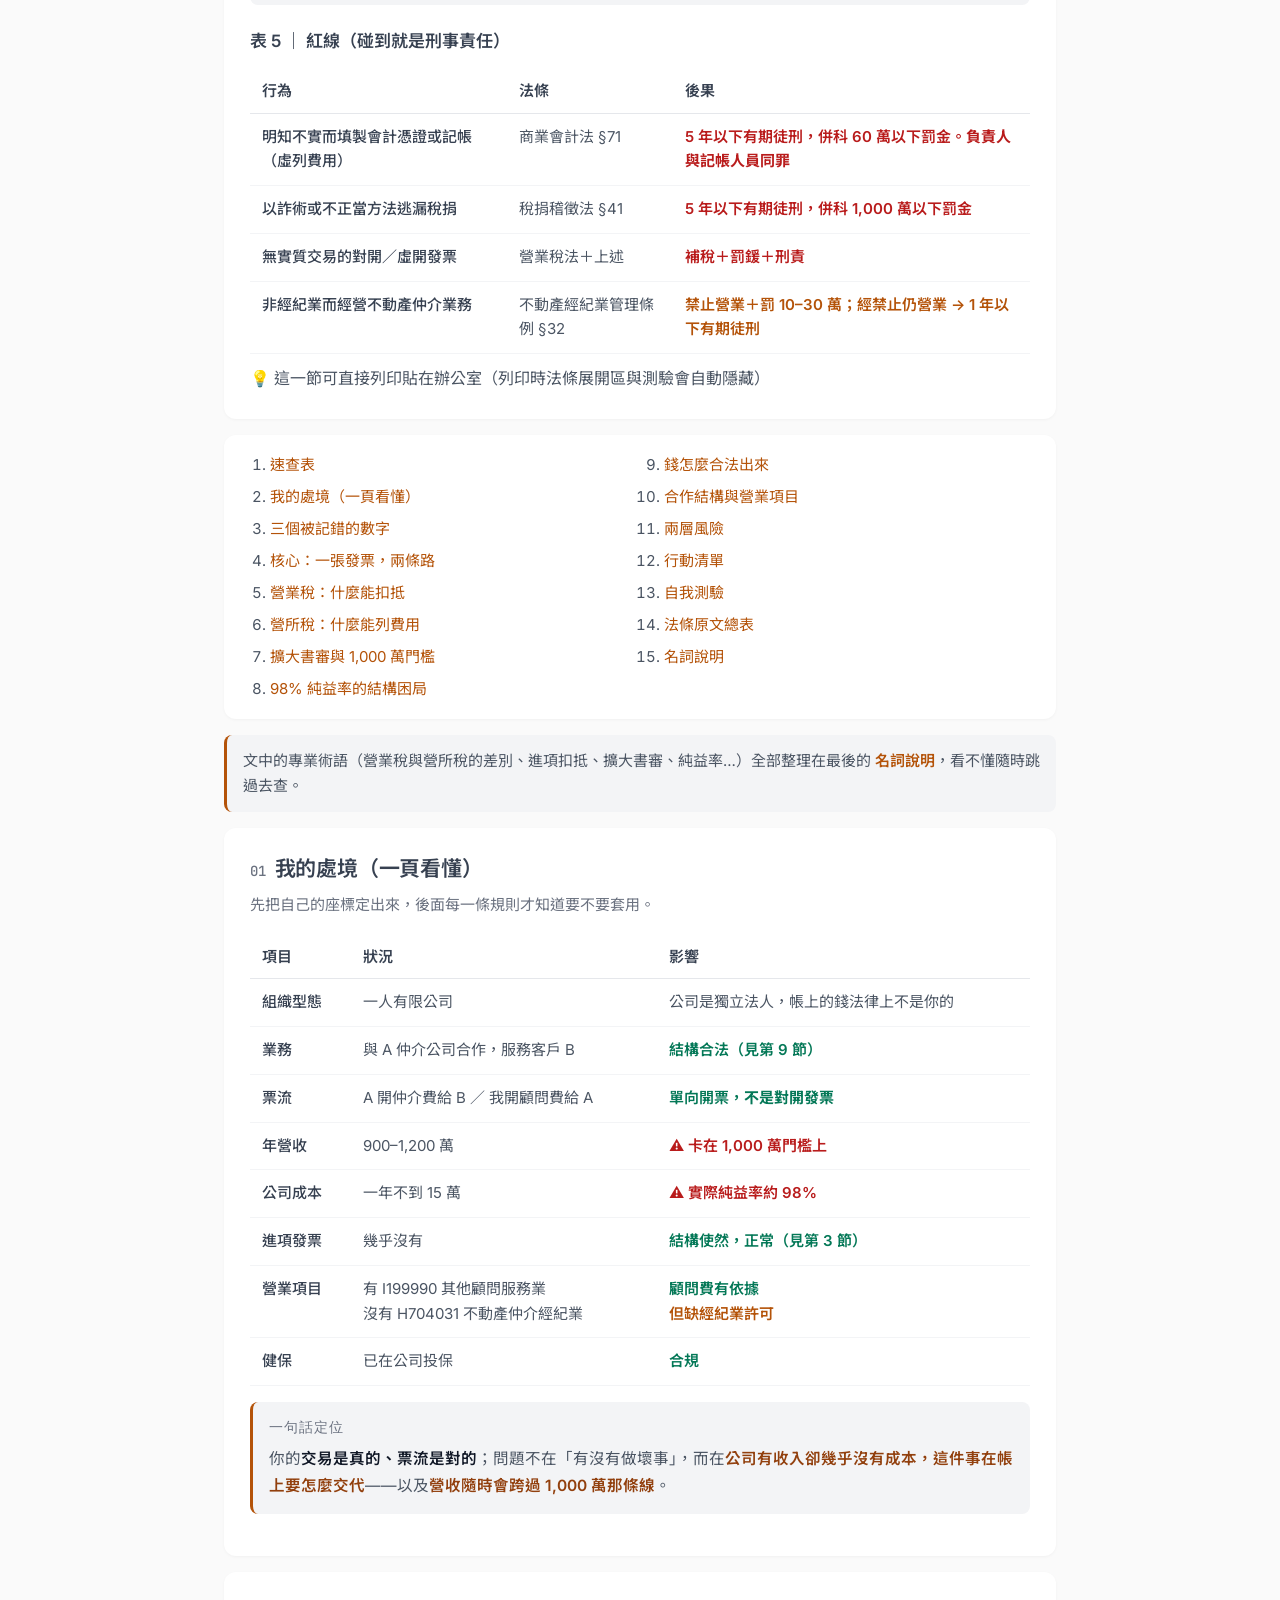
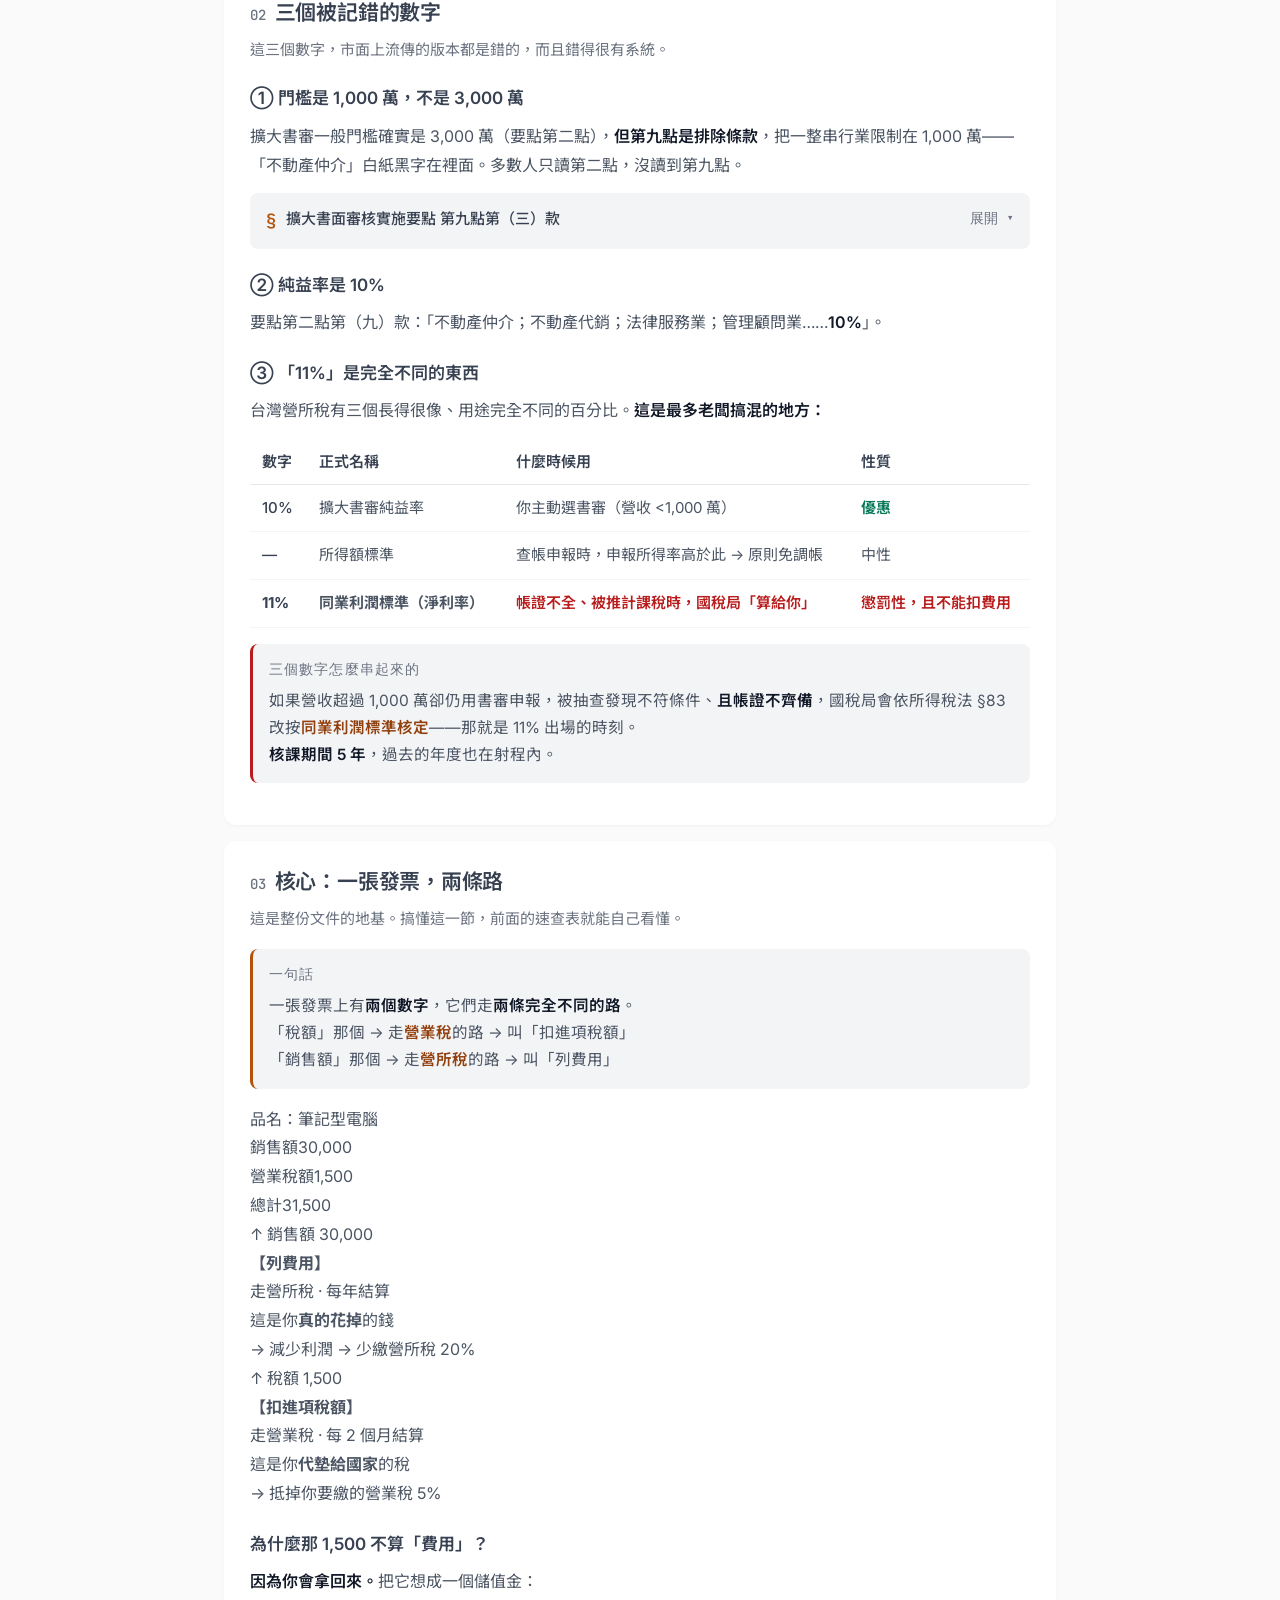
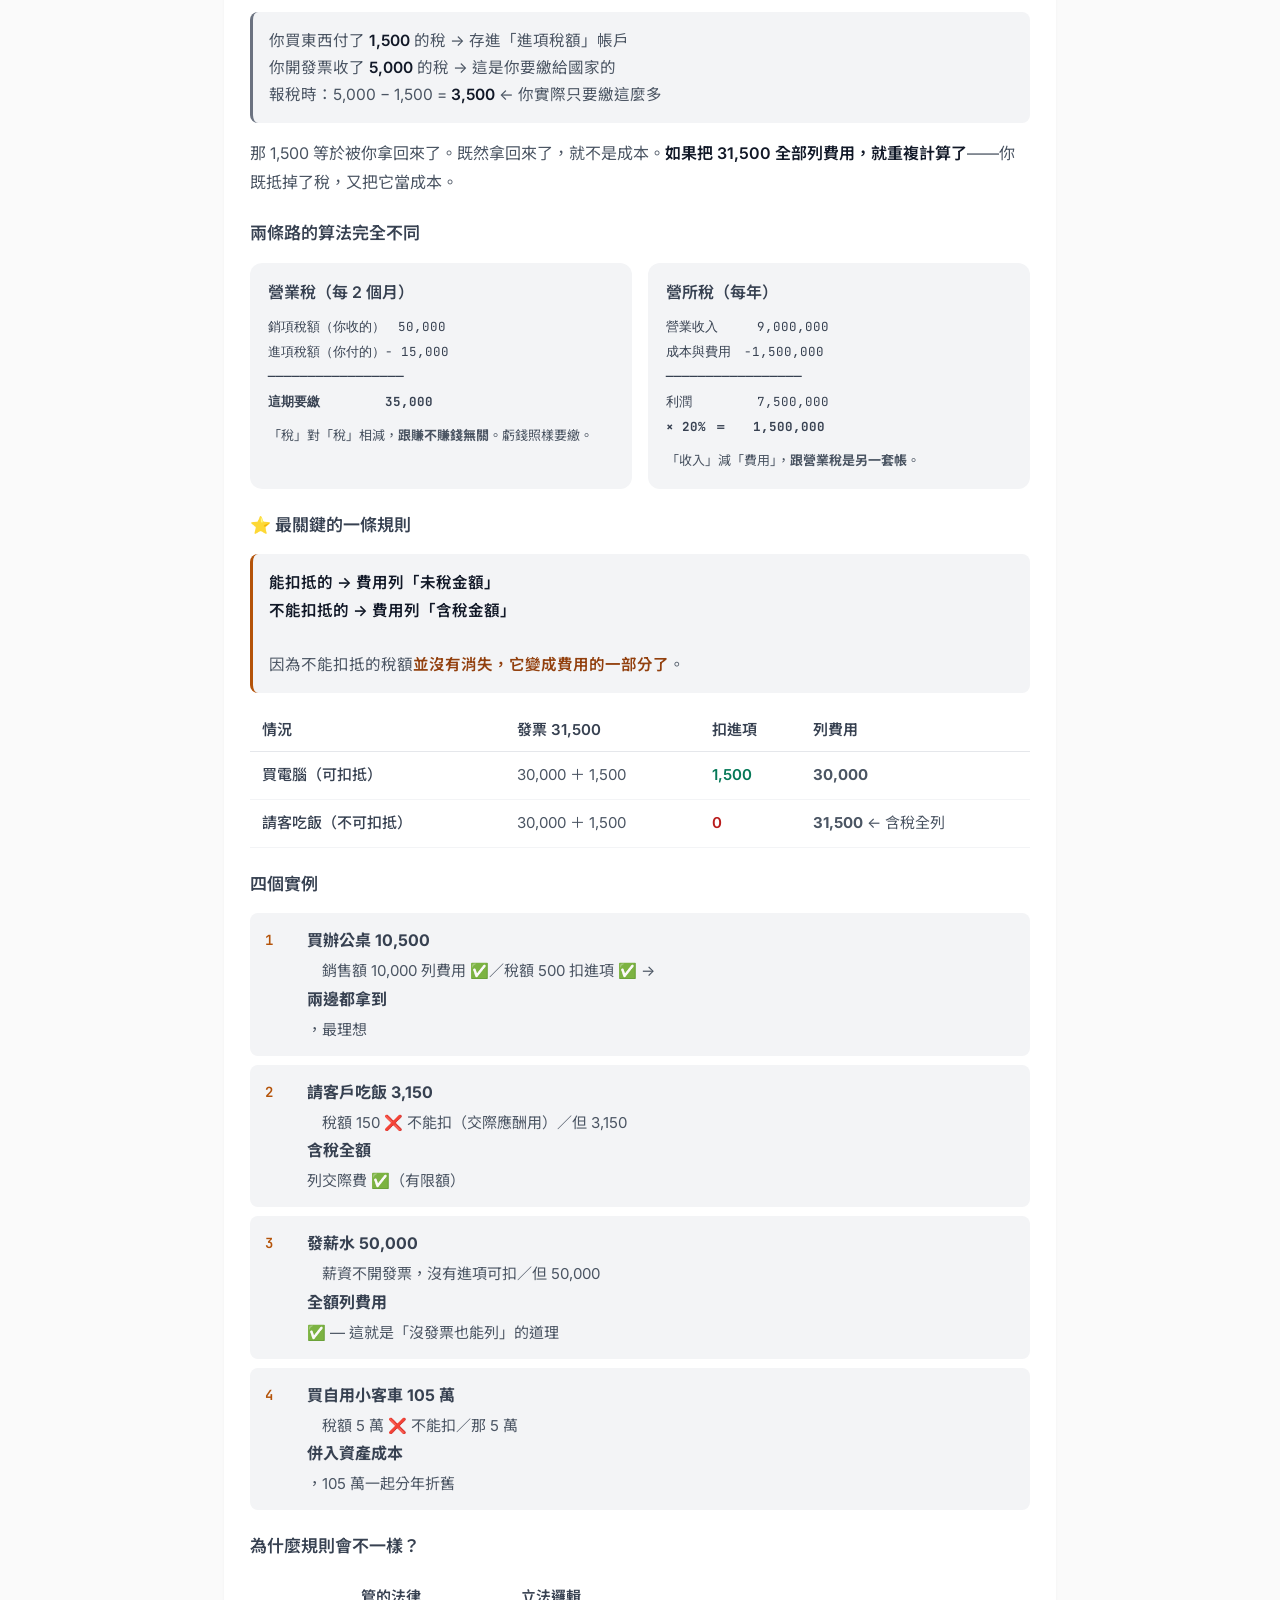
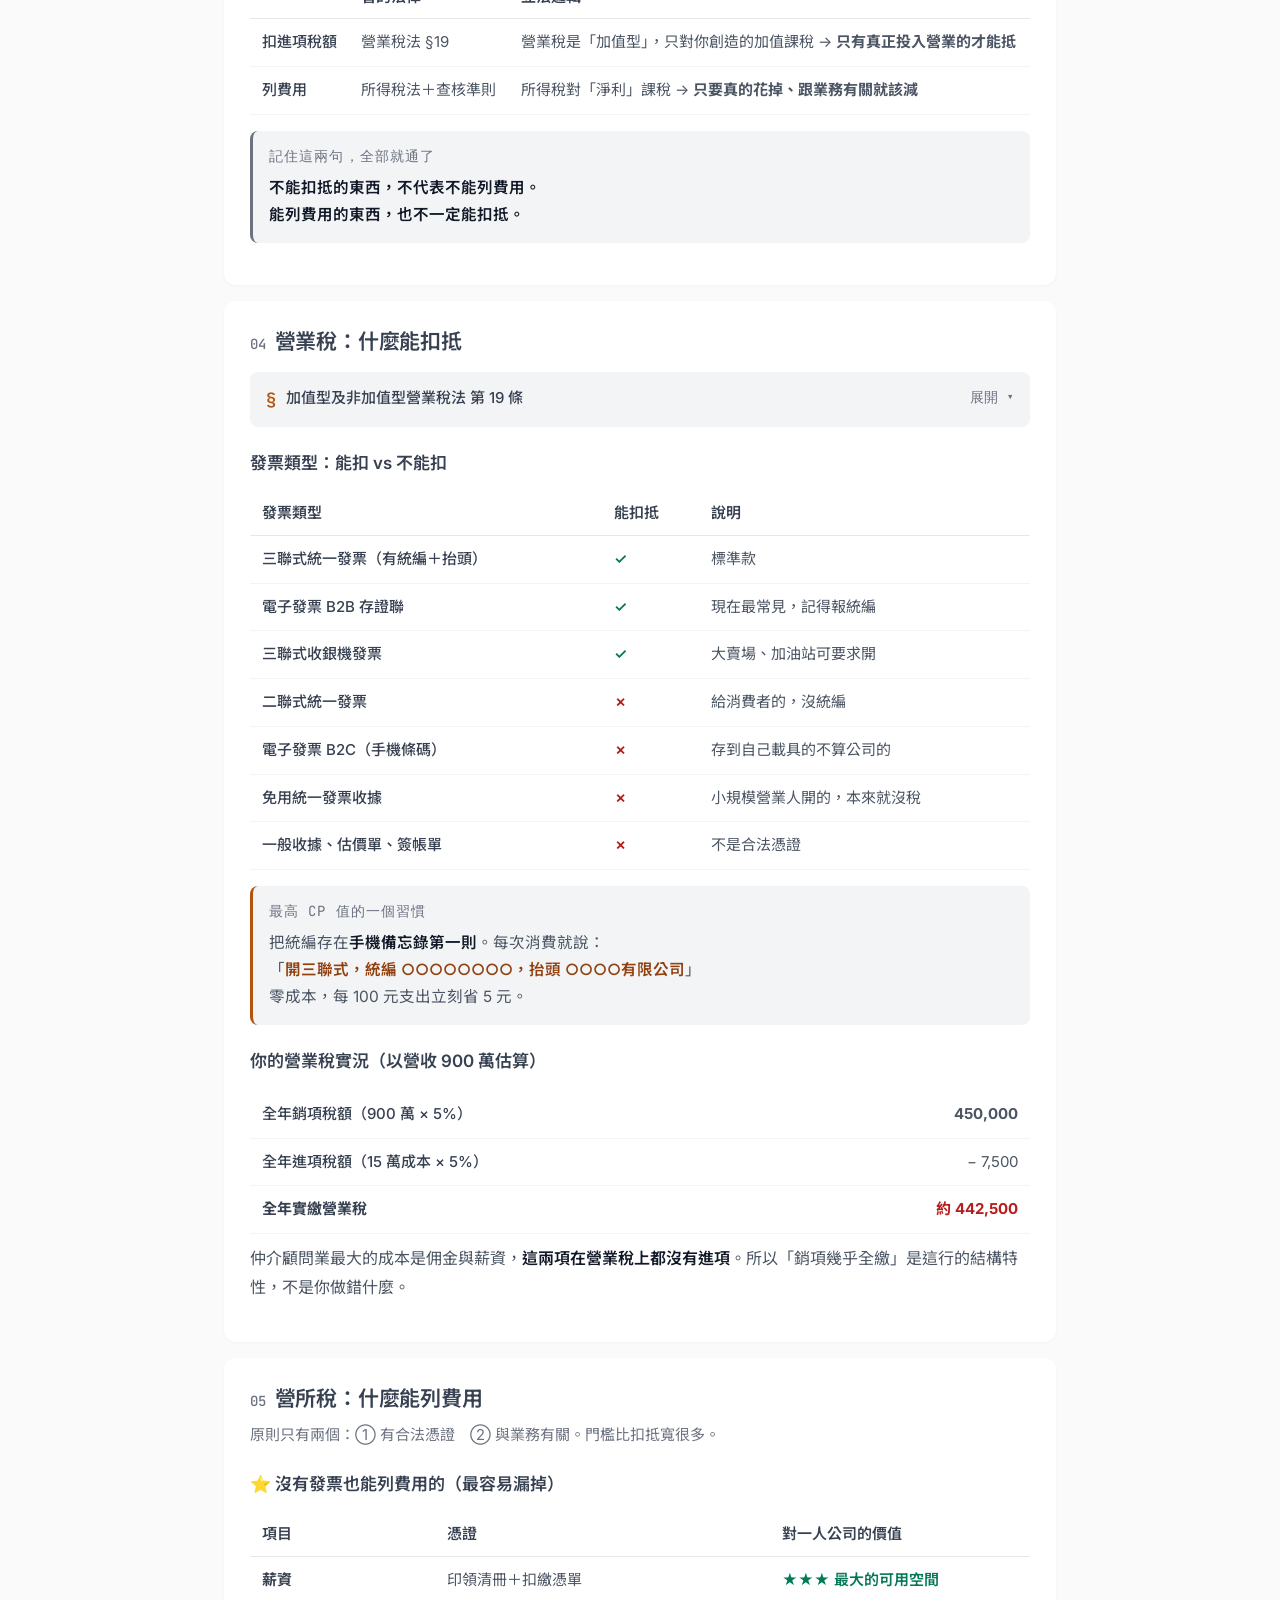
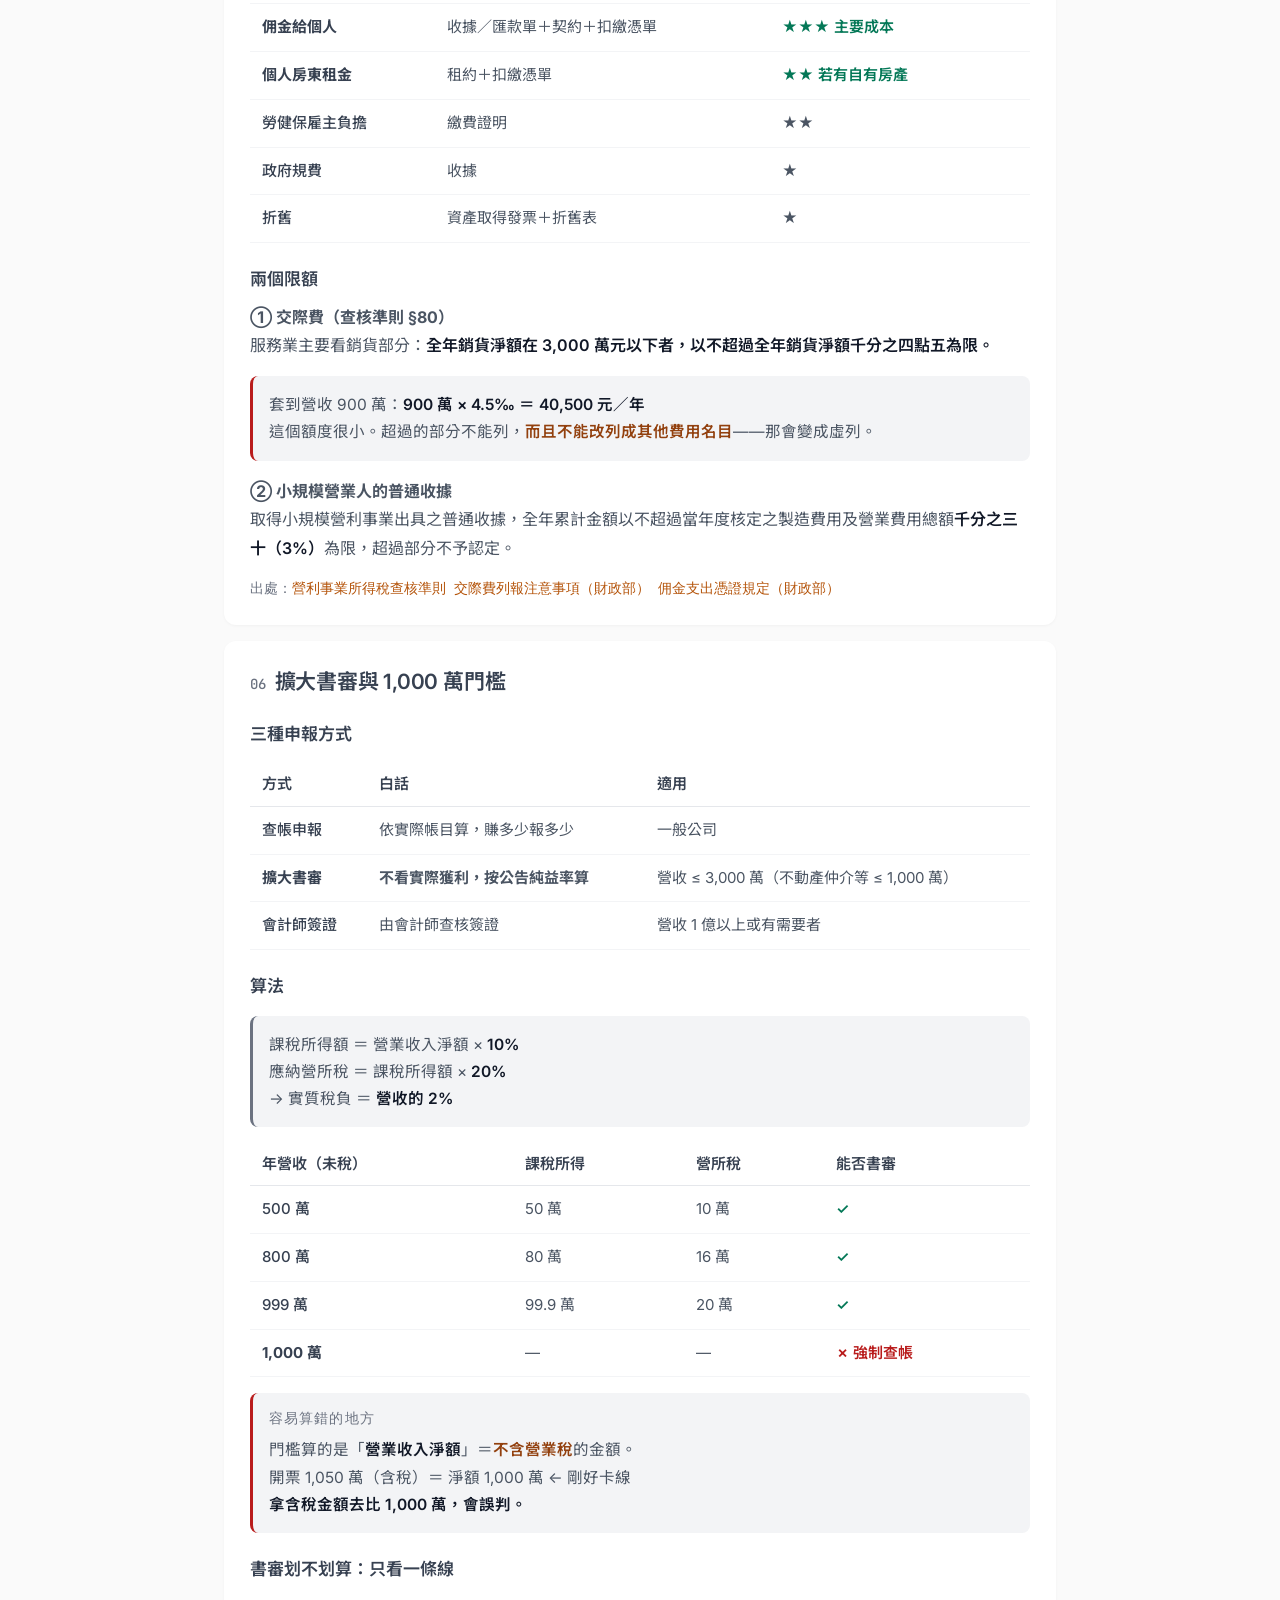
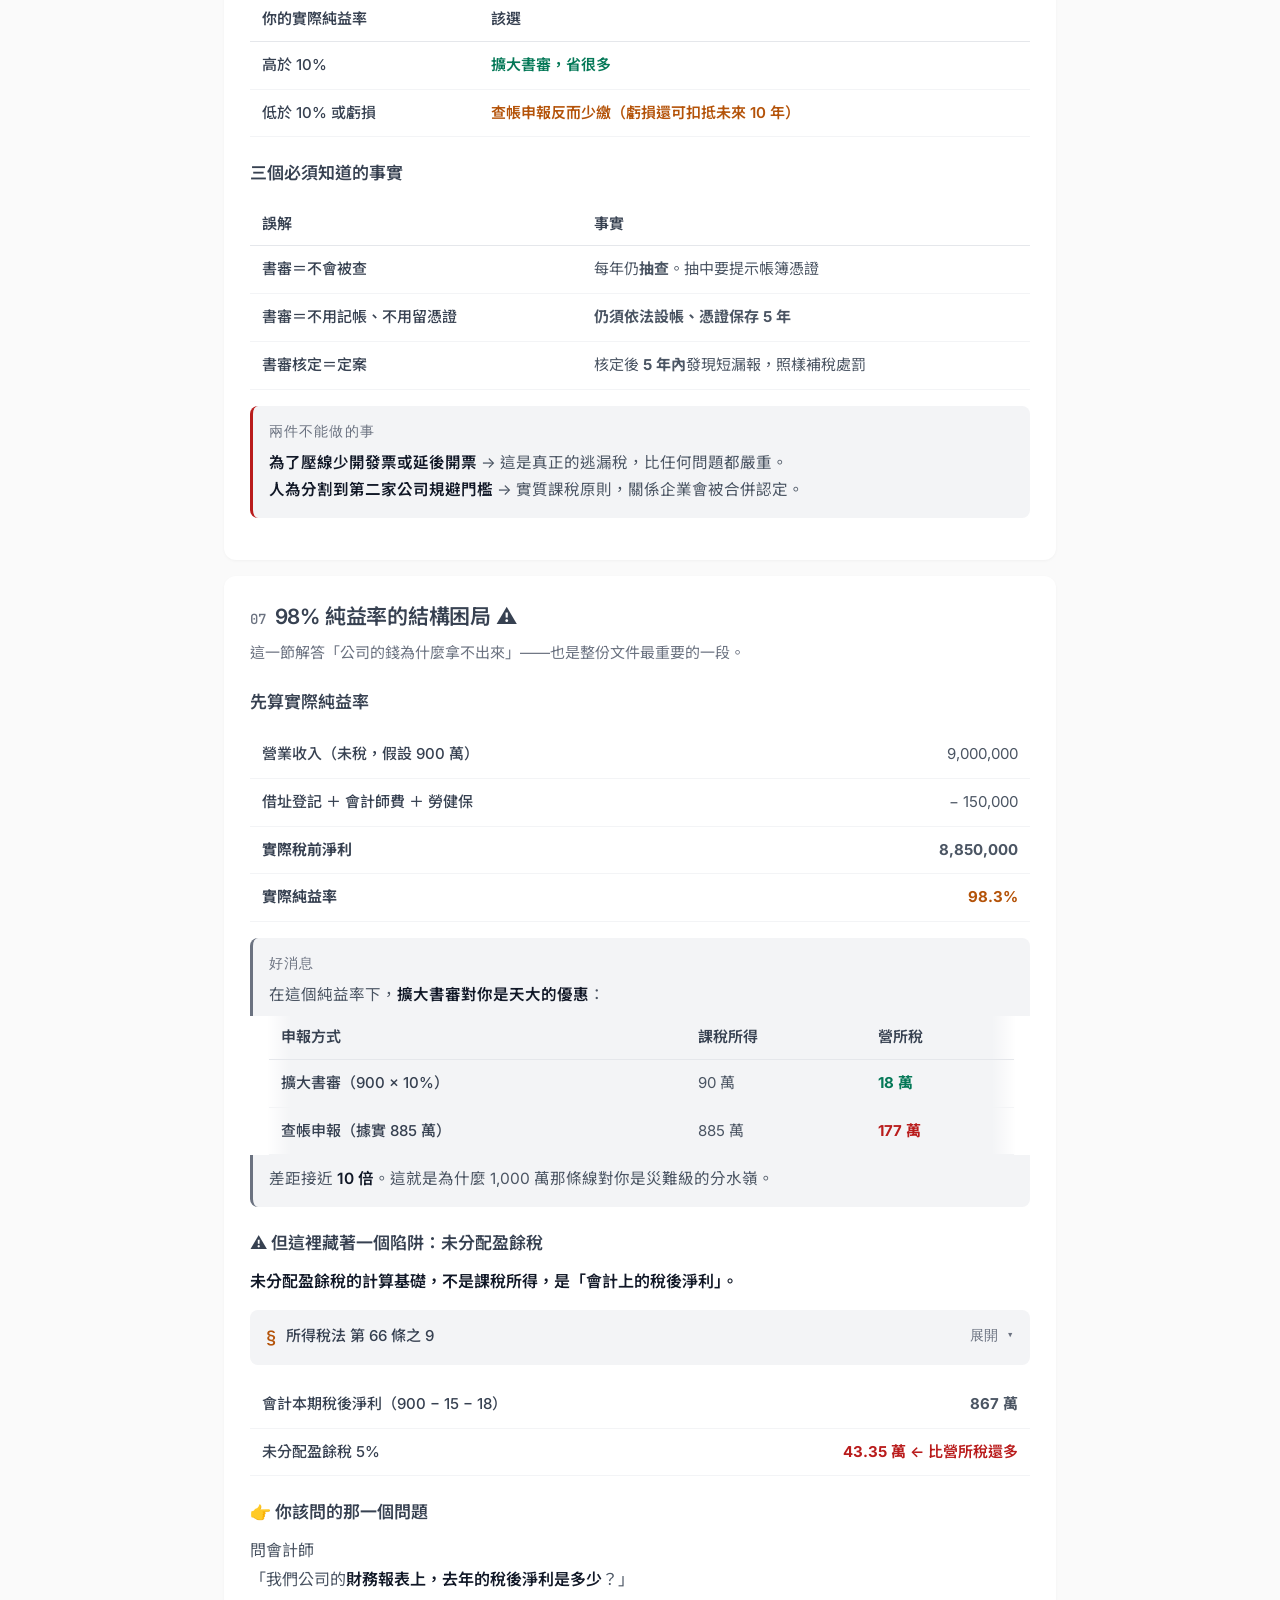
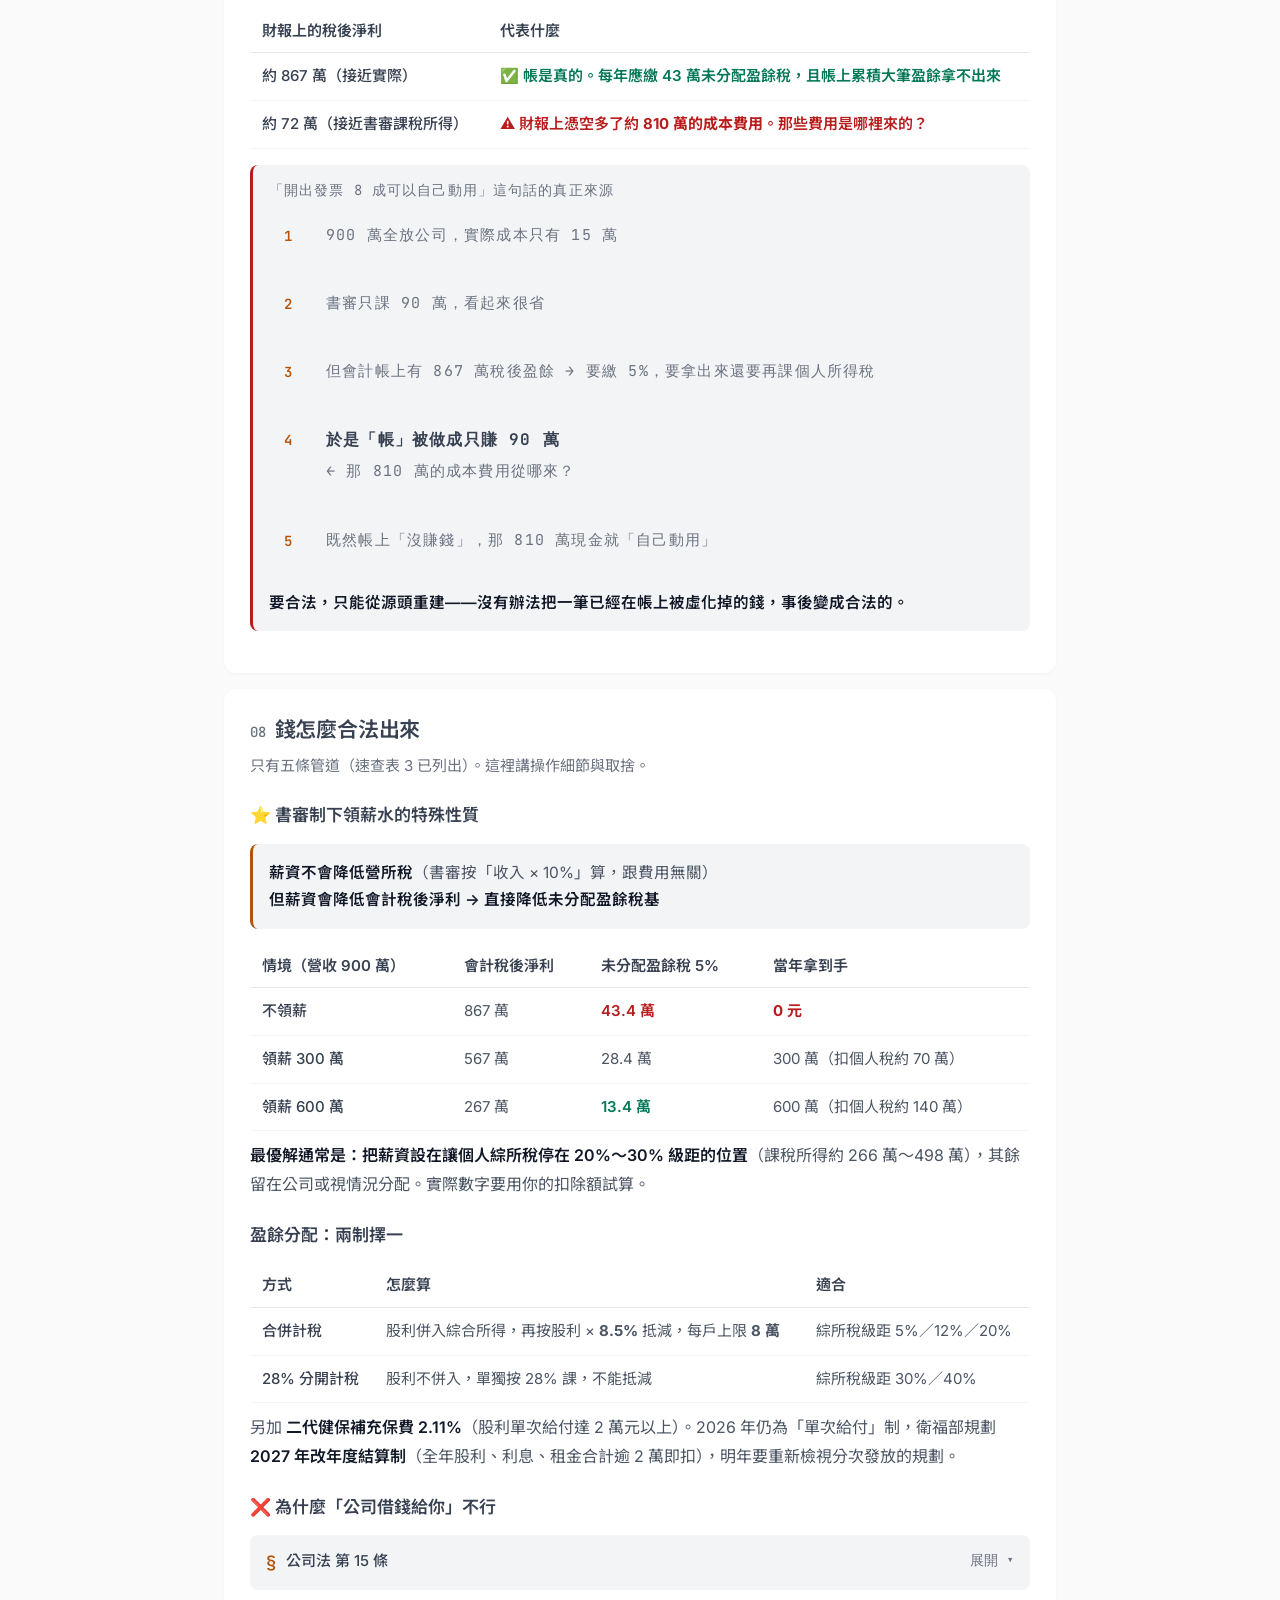
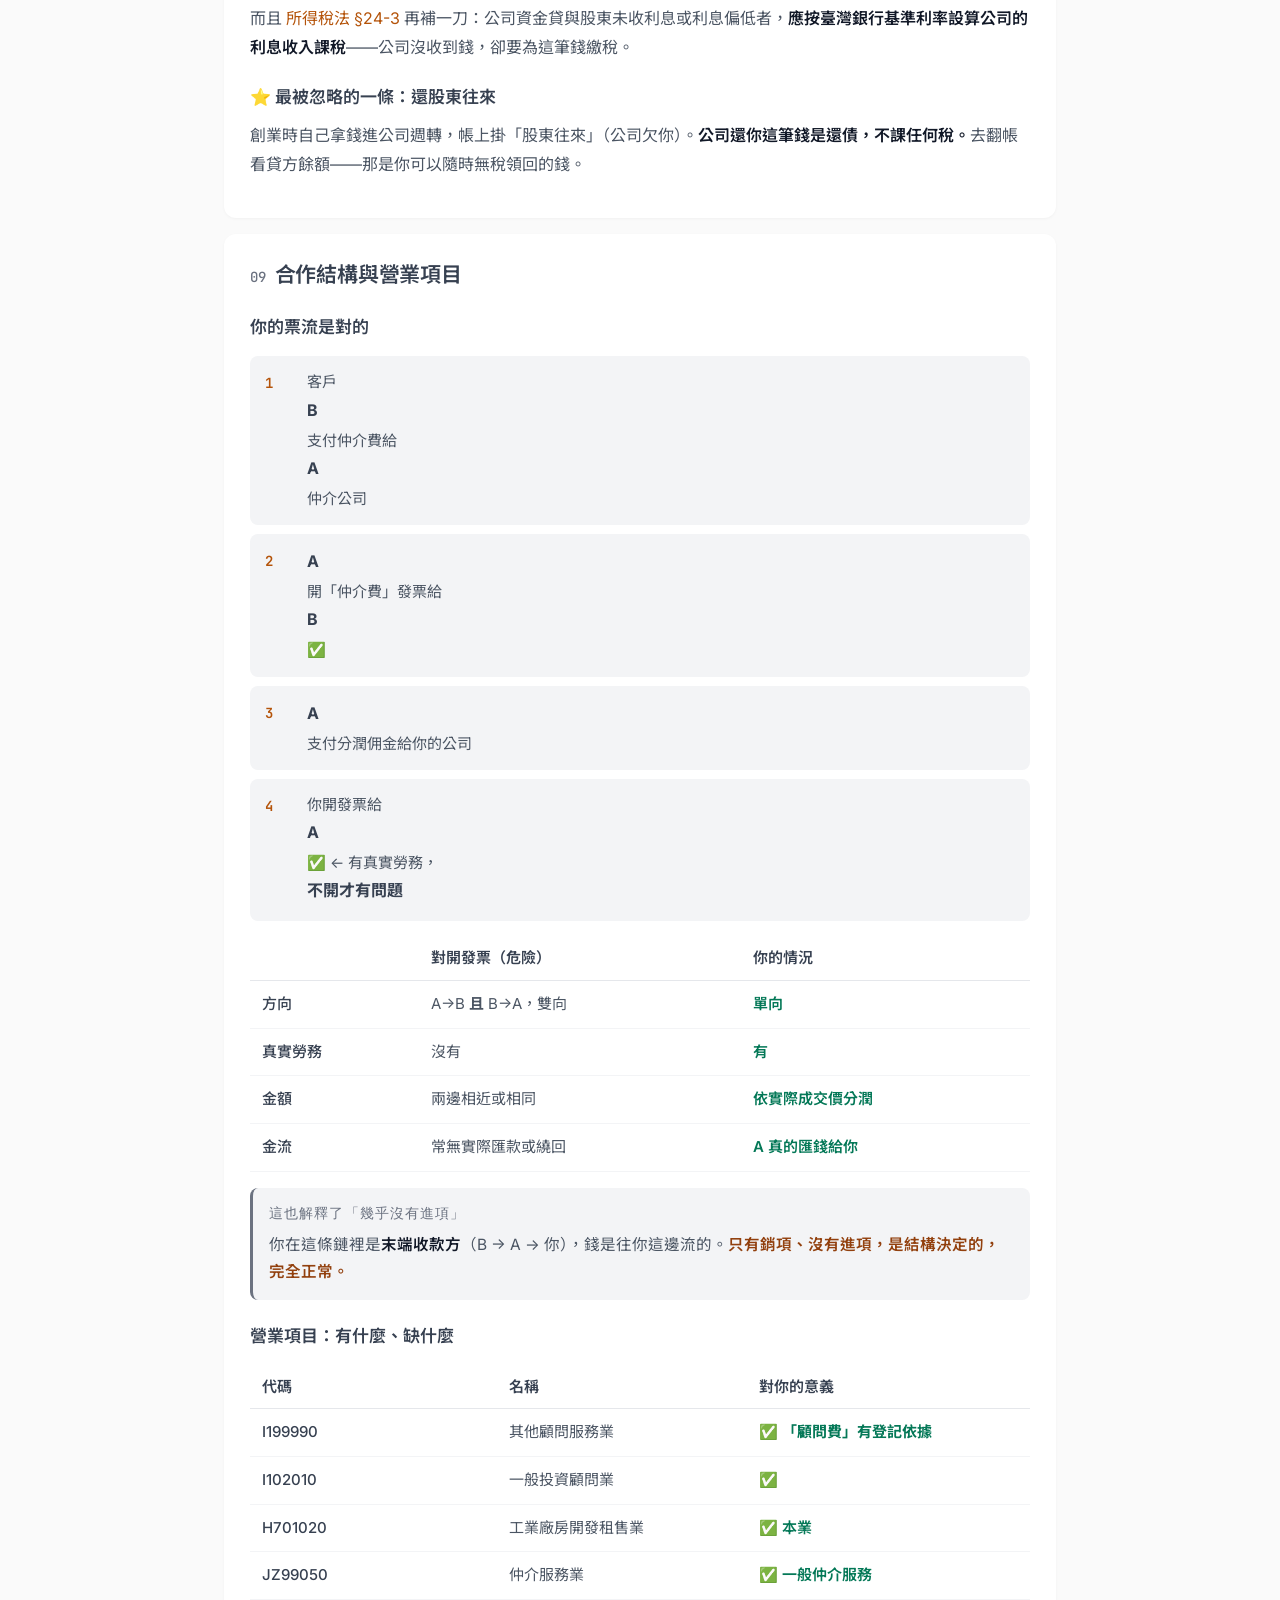
<file: corporate-tax-basics/index.html>
<!DOCTYPE html>
<html lang="zh-Hant">
<head>
<meta charset="UTF-8">
<meta name="viewport" content="width=device-width, initial-scale=1.0">
<title>一人有限公司稅務實務 — 發票、書審、資金動用</title>
<meta name="description" content="一人有限公司負責人的稅務入門：發票進項與費用認列、擴大書審門檻、資金合法動用管道。附速查表與法條原文。">
<link rel="preconnect" href="https://fonts.googleapis.com">
<link rel="preconnect" href="https://fonts.gstatic.com" crossorigin>
<link href="https://fonts.googleapis.com/css2?family=Inter:wght@400;500;600&family=Noto+Sans+TC:wght@400;500;700&family=JetBrains+Mono:wght@400;500&display=swap" rel="stylesheet">
<link rel="stylesheet" href="../assets/study.css">
</head>
<body>
<div class="wrap">

<header>
  <div class="eyebrow">公司稅務</div>
  <h1>一人有限公司稅務實務：發票、擴大書審、資金合法動用</h1>
  <p class="sub">以不動產／工業地產仲介顧問業（年營收 900–1,200 萬、一人公司）為情境。速查表在最前面，觀念在後面。</p>
  <div class="meta">2026-08-12 ／ 速查表 5 分鐘・全文約 25 分鐘 ／ 法條依現行有效版本</div>
</header>

<!-- ============ 速查表 ============ -->
<section class="card hi" id="cheat">
  <h2><span class="n">速查</span>速查表（先看這裡）</h2>
  <p class="lead">五張表。看完這五張，八成的日常判斷都能自己做。</p>

  <h3>表 1 ｜ 我的關鍵數字</h3>
  <div class="kpis">
    <div class="kpi alert"><div class="v">1,000萬</div><div class="l">不動產仲介的書審門檻<br>（不是 3,000 萬）</div></div>
    <div class="kpi"><div class="v">10%</div><div class="l">擴大書審純益率</div></div>
    <div class="kpi alert"><div class="v">11%</div><div class="l">同業利潤標準淨利率<br>（帳證不全時被推計用）</div></div>
    <div class="kpi"><div class="v">20%</div><div class="l">營利事業所得稅率</div></div>
    <div class="kpi"><div class="v">5%</div><div class="l">未分配盈餘稅<br>（按會計稅後淨利）</div></div>
    <div class="kpi"><div class="v">5%</div><div class="l">營業稅率</div></div>
    <div class="kpi"><div class="v">2.11%</div><div class="l">二代健保補充保費<br>（股利單次≥2萬）</div></div>
    <div class="kpi"><div class="v">5年</div><div class="l">憑證保存＋核課期間</div></div>
  </div>

  <h3>表 2 ｜ 這張發票能認什麼</h3>
  <div class="tw"><table>
    <tr><th>支出項目</th><th>扣進項稅額<br><span style="font-weight:400;color:var(--light)">省營業稅 5%</span></th><th>列費用<br><span style="font-weight:400;color:var(--light)">省營所稅 20%</span></th><th>要什麼憑證</th></tr>
    <tr class="grp"><td colspan="4">兩邊都可以　—　最理想的支出</td></tr>
    <tr><td>辦公用品、文具、書籍</td><td class="yes">✓</td><td class="yes">✓</td><td>三聯式發票</td></tr>
    <tr><td>廣告費（591／Google／FB）</td><td class="yes">✓</td><td class="yes">✓</td><td>三聯式發票</td></tr>
    <tr><td>手機、網路（門號登記公司）</td><td class="yes">✓</td><td class="yes">✓</td><td>三聯式發票</td></tr>
    <tr><td>會計師費、借址登記費</td><td class="yes">✓</td><td class="yes">✓</td><td>三聯式發票</td></tr>
    <tr><td>公司房東的租金</td><td class="yes">✓</td><td class="yes">✓</td><td>三聯式發票</td></tr>
    <tr><td>公司名下貨車油資、修繕</td><td class="yes">✓</td><td class="yes">✓</td><td>三聯式發票</td></tr>
    <tr><td>電腦、設備、家具</td><td class="yes">✓</td><td class="warn">折舊</td><td>三聯式發票</td></tr>
    <tr class="grp"><td colspan="4">只能列費用，不能扣抵　—　最多人以為「不能認」的一類</td></tr>
    <tr><td><b>薪資</b>（含負責人自己）</td><td class="no">無發票</td><td class="yes">✓</td><td>印領清冊＋扣繳憑單</td></tr>
    <tr><td><b>佣金給個人</b></td><td class="no">無發票</td><td class="yes">✓</td><td>收據／匯款單（載明姓名、金額、佣金）＋契約＋扣繳憑單</td></tr>
    <tr><td>佣金給公司</td><td class="yes">✓</td><td class="yes">✓</td><td>三聯式發票</td></tr>
    <tr><td><b>個人房東的租金</b></td><td class="no">無發票</td><td class="yes">✓</td><td>租約＋匯款證明＋扣繳憑單</td></tr>
    <tr><td>勞健保雇主負擔</td><td class="no">無發票</td><td class="yes">✓</td><td>繳費證明</td></tr>
    <tr><td>政府規費、謄本費</td><td class="no">✗</td><td class="yes">✓</td><td>收據</td></tr>
    <tr><td>銀行手續費、利息</td><td class="no">✗</td><td class="yes">✓</td><td>對帳單／收據</td></tr>
    <tr><td>招待客戶餐費、送禮</td><td class="no">✗</td><td class="warn">✓ 含稅列，有限額</td><td>發票＋註明招待對象</td></tr>
    <tr><td>員工聚餐、尾牙、禮品</td><td class="no">✗</td><td class="yes">✓ 含稅列</td><td>發票</td></tr>
    <tr><td>計程車、高鐵、停車（出差）</td><td class="no">✗</td><td class="yes">✓ 列旅費</td><td>票根／收據＋出差報告</td></tr>
    <tr><td>自用小客車（9人座以下）</td><td class="no">✗</td><td class="warn">車在公司名下才可折舊</td><td>發票</td></tr>
    <tr><td>小吃店、攤販（免用發票）</td><td class="no">✗</td><td class="warn">✓ 有限額</td><td>普通收據</td></tr>
    <tr class="grp"><td colspan="4">兩邊都不行　—　紅線</td></tr>
    <tr><td>私人消費開公司統編</td><td class="no">✗</td><td class="no">✗</td><td>虛列費用，刑責</td></tr>
    <tr><td>買來的發票、無實質交易</td><td class="no">✗</td><td class="no">✗</td><td>逃漏稅捐罪</td></tr>
  </table></div>

  <div class="call key">
    <span class="t">兩個判斷口訣</span>
    <strong>能不能扣抵？</strong>問四題 — 是本業用嗎？是請客送禮嗎？是給員工的福利嗎？是自用小客車嗎？<br>
    　　　　　　　第一題「是」、後三題「否」 → 可以扣。<br>
    <strong>能不能列費用？</strong>問兩題 — 有合法憑證嗎？跟業務有關嗎？<br>
    　　　　　　　兩題都「是」 → 可以列。<em>沒有發票也算數。</em>
  </div>

  <h3>表 3 ｜ 公司的錢，五條合法出金管道</h3>
  <div class="tw"><table>
    <tr><th>#</th><th>管道</th><th>公司端</th><th>個人端稅</th><th>要辦什麼</th></tr>
    <tr><td>1</td><td><b>負責人薪資</b></td><td>列費用<br><span class="warn">書審制下不減營所稅，但降未分配盈餘稅基</span></td><td>薪資所得 5–40% 累進</td><td>每月扣繳、健保投保、次年開扣繳憑單</td></tr>
    <tr><td>2</td><td><b>租金</b>（自有房子租給公司）</td><td>列費用</td><td class="yes">租賃所得，<b>可直接減 43%</b> 必要費用</td><td>租約、扣繳 10%＋補充保費 2.11%</td></tr>
    <tr><td>3</td><td><b>還股東往來</b></td><td>沖銷負債</td><td class="yes"><b>完全不課稅</b>（還款非所得）</td><td>當初資金匯入要有紀錄</td></tr>
    <tr><td>4</td><td><b>實報實銷</b></td><td>列費用</td><td class="yes"><b>完全不課稅</b></td><td>發票抬頭開公司＋統編</td></tr>
    <tr><td>5</td><td><b>盈餘分配</b></td><td>非費用</td><td>合併計稅（8.5% 抵減上限 8 萬）或 28% 分開計稅</td><td>股東同意書、分配表、扣繳</td></tr>
    <tr><td class="no">✗</td><td class="no">公司借錢給你</td><td colspan="3" class="no">公司法 §15 原則禁止（例外只限「公司或行號」）；所得稅法 §24-3 還要設算利息課稅</td></tr>
  </table></div>

  <h3>表 4 ｜ 每年 5 月前一定要做的三件事</h3>
  <div class="map">
    <div class="step"><div class="i">1</div><div class="t"><b>算出未稅營收</b>　含稅金額 ÷ 1.05。看有沒有超過 <b>1,000 萬</b> → 決定能不能用書審</div></div>
    <div class="step"><div class="i">2</div><div class="t"><b>看財報的稅後淨利</b>　那個數字 × 5% 就是未分配盈餘稅。也是檢查帳是否真實的照妖鏡</div></div>
    <div class="step"><div class="i">3</div><div class="t"><b>試算「今年薪資設多少、要不要分配盈餘」</b>　把個人所得控制在合理級距</div></div>
  </div>

  <h3>表 5 ｜ 紅線（碰到就是刑事責任）</h3>
  <div class="tw"><table>
    <tr><th>行為</th><th>法條</th><th>後果</th></tr>
    <tr><td>明知不實而填製會計憑證或記帳（虛列費用）</td><td>商業會計法 §71</td><td class="no">5 年以下有期徒刑，併科 60 萬以下罰金。<b>負責人與記帳人員同罪</b></td></tr>
    <tr><td>以詐術或不正當方法逃漏稅捐</td><td>稅捐稽徵法 §41</td><td class="no">5 年以下有期徒刑，併科 1,000 萬以下罰金</td></tr>
    <tr><td>無實質交易的對開／虛開發票</td><td>營業稅法＋上述</td><td class="no">補稅＋罰鍰＋刑責</td></tr>
    <tr><td>非經紀業而經營不動產仲介業務</td><td>不動產經紀業管理條例 §32</td><td class="warn">禁止營業＋罰 10–30 萬；經禁止仍營業 → 1 年以下有期徒刑</td></tr>
  </table></div>
  <div class="print">💡 這一節可直接列印貼在辦公室（列印時法條展開區與測驗會自動隱藏）</div>
</section>

<nav class="toc">
  <ol>
    <li><a href="#cheat">速查表</a></li>
    <li><a href="#s1">我的處境（一頁看懂）</a></li>
    <li><a href="#s2">三個被記錯的數字</a></li>
    <li><a href="#s3">核心：一張發票，兩條路</a></li>
    <li><a href="#s4">營業稅：什麼能扣抵</a></li>
    <li><a href="#s5">營所稅：什麼能列費用</a></li>
    <li><a href="#s6">擴大書審與 1,000 萬門檻</a></li>
    <li><a href="#s7">98% 純益率的結構困局</a></li>
    <li><a href="#s8">錢怎麼合法出來</a></li>
    <li><a href="#s9">合作結構與營業項目</a></li>
    <li><a href="#s10">兩層風險</a></li>
    <li><a href="#s11">行動清單</a></li>
    <li><a href="#s12">自我測驗</a></li>
    <li><a href="#s13">法條原文總表</a></li>
    <li><a href="#terms">名詞說明</a></li>
  </ol>
</nav>

<div class="termlink">文中的專業術語（營業稅與營所稅的差別、進項扣抵、擴大書審、純益率…）全部整理在最後的 <a href="#terms">名詞說明</a>，看不懂隨時跳過去查。</div>

<!-- 1 -->
<section class="card" id="s1">
  <h2><span class="n">01</span>我的處境（一頁看懂）</h2>
  <p class="lead">先把自己的座標定出來，後面每一條規則才知道要不要套用。</p>

  <div class="tw"><table>
    <tr><th>項目</th><th>狀況</th><th>影響</th></tr>
    <tr><td>組織型態</td><td>一人有限公司</td><td>公司是獨立法人，帳上的錢法律上不是你的</td></tr>
    <tr><td>業務</td><td>與 A 仲介公司合作，服務客戶 B</td><td class="yes">結構合法（見第 9 節）</td></tr>
    <tr><td>票流</td><td>A 開仲介費給 B ／ 我開顧問費給 A</td><td class="yes">單向開票，<b>不是對開發票</b></td></tr>
    <tr><td>年營收</td><td>900–1,200 萬</td><td class="no">⚠️ 卡在 1,000 萬門檻上</td></tr>
    <tr><td>公司成本</td><td>一年不到 15 萬</td><td class="no">⚠️ 實際純益率約 98%</td></tr>
    <tr><td>進項發票</td><td>幾乎沒有</td><td class="yes">結構使然，正常（見第 3 節）</td></tr>
    <tr><td>營業項目</td><td>有 I199990 其他顧問服務業<br>沒有 H704031 不動產仲介經紀業</td><td class="yes">顧問費有依據<br><span class="warn">但缺經紀業許可</span></td></tr>
    <tr><td>健保</td><td>已在公司投保</td><td class="yes">合規</td></tr>
  </table></div>

  <div class="call key">
    <span class="t">一句話定位</span>
    你的<strong>交易是真的、票流是對的</strong>；問題不在「有沒有做壞事」，而在<em>公司有收入卻幾乎沒有成本，這件事在帳上要怎麼交代</em>——以及<em>營收隨時會跨過 1,000 萬那條線</em>。
  </div>
</section>

<!-- 2 -->
<section class="card" id="s2">
  <h2><span class="n">02</span>三個被記錯的數字</h2>
  <p class="lead">這三個數字，市面上流傳的版本都是錯的，而且錯得很有系統。</p>

  <h3>① 門檻是 1,000 萬，不是 3,000 萬</h3>
  <p>擴大書審一般門檻確實是 3,000 萬（要點第二點），<strong>但第九點是排除條款</strong>，把一整串行業限制在 1,000 萬——「不動產仲介」白紙黑字在裡面。多數人只讀第二點，沒讀到第九點。</p>

  <details class="law">
    <summary>擴大書面審核實施要點 第九點第（三）款</summary>
    <div class="body">
      <div class="quote">
        <span class="p">（三）電力供應業；商品批發經紀業；多層次傳銷（佣金收入）；停車場管理；電視節目製作；……金融租賃；其他民間融資；財產保險經紀；人身保險經紀；其他投資顧問；土地開發；不動產投資開發；<b>不動產仲介；不動產代銷</b>；法律服務業；管理顧問業；建築、工程服務及相關技術顧問業（積體電路設計除外）；……等全年營業收入淨額及非營業收入【不包括土地及其定著物（如房屋等）之交易增益、所得稅法第四條之四規定之房屋使用權、預售屋及其坐落基地、股份或出資額之交易增益暨依法不計入所得課稅之所得額】合計在<b>新臺幣一千萬元以上</b>之申報案件。</span>
      </div>
      <div class="src">來源：<a href="https://law-out.mof.gov.tw/LawContent.aspx?id=GL011451" target="_blank" rel="noopener">財政部主管法規共用系統 · 擴大書面審核實施要點</a></div>
    </div>
  </details>

  <h3>② 純益率是 10%</h3>
  <p>要點第二點第（九）款：「不動產仲介；不動產代銷；法律服務業；管理顧問業……<strong>10%</strong>」。</p>

  <h3>③ 「11%」是完全不同的東西</h3>
  <p>台灣營所稅有三個長得很像、用途完全不同的百分比。<strong>這是最多老闆搞混的地方：</strong></p>
  <div class="tw"><table>
    <tr><th>數字</th><th>正式名稱</th><th>什麼時候用</th><th>性質</th></tr>
    <tr><td>10%</td><td>擴大書審純益率</td><td>你主動選書審（營收 &lt;1,000 萬）</td><td class="yes">優惠</td></tr>
    <tr><td>—</td><td>所得額標準</td><td>查帳申報時，申報所得率高於此 → 原則免調帳</td><td>中性</td></tr>
    <tr><td><b>11%</b></td><td><b>同業利潤標準（淨利率）</b></td><td class="no">帳證不全、被推計課稅時，國稅局「算給你」</td><td class="no">懲罰性，且不能扣費用</td></tr>
  </table></div>

  <div class="call danger">
    <span class="t">三個數字怎麼串起來的</span>
    如果營收超過 1,000 萬卻仍用書審申報，被抽查發現不符條件、<strong>且帳證不齊備</strong>，國稅局會依所得稅法 §83 改按<em>同業利潤標準核定</em>——那就是 11% 出場的時刻。<br>
    <strong>核課期間 5 年</strong>，過去的年度也在射程內。
  </div>
</section>

<!-- 3 -->
<section class="card" id="s3">
  <h2><span class="n">03</span>核心：一張發票，兩條路</h2>
  <p class="lead">這是整份文件的地基。搞懂這一節，前面的速查表就能自己看懂。</p>

  <div class="call key">
    <span class="t">一句話</span>
    一張發票上有<strong>兩個數字</strong>，它們走<strong>兩條完全不同的路</strong>。<br>
    「稅額」那個 → 走<em>營業稅</em>的路 → 叫「扣進項稅額」<br>
    「銷售額」那個 → 走<em>營所稅</em>的路 → 叫「列費用」
  </div>

  <div class="inv">
    <div class="paper">
      <div class="row"><span>品名：筆記型電腦</span><span></span></div>
      <div class="row a"><span>銷售額</span><span>30,000</span></div>
      <div class="row b"><span>營業稅額</span><span>1,500</span></div>
      <div class="row tot"><span>總計</span><span>31,500</span></div>
    </div>
    <div class="split">
      <div class="lane l2">
        <div class="h">↑ 銷售額 30,000</div>
        <b>【列費用】</b><br>
        走營所稅 · 每年結算<br>
        這是你<b>真的花掉</b>的錢<br>
        → 減少利潤 → 少繳營所稅 20%
      </div>
      <div class="lane l1">
        <div class="h">↑ 稅額 1,500</div>
        <b>【扣進項稅額】</b><br>
        走營業稅 · 每 2 個月結算<br>
        這是你<b>代墊給國家</b>的稅<br>
        → 抵掉你要繳的營業稅 5%
      </div>
    </div>
  </div>

  <h3>為什麼那 1,500 不算「費用」？</h3>
  <p><strong>因為你會拿回來。</strong>把它想成一個儲值金：</p>
  <div class="call">
    你買東西付了 <strong>1,500</strong> 的稅 → 存進「進項稅額」帳戶<br>
    你開發票收了 <strong>5,000</strong> 的稅 → 這是你要繳給國家的<br>
    報稅時：5,000 − 1,500 = <strong>3,500</strong> ← 你實際只要繳這麼多
  </div>
  <p>那 1,500 等於被你拿回來了。既然拿回來了，就不是成本。<strong>如果把 31,500 全部列費用，就重複計算了</strong>——你既抵掉了稅，又把它當成本。</p>

  <h3>兩條路的算法完全不同</h3>
  <div class="g2">
    <div class="box">
      <h4>營業稅（每 2 個月）</h4>
      <div style="font-family:var(--mono);font-size:12.5px;line-height:2;color:var(--dark)">
        銷項稅額（你收的）　50,000<br>
        進項稅額（你付的）− 15,000<br>
        ─────────────────<br>
        <b>這期要繳　　　　　35,000</b>
      </div>
      <p style="font-size:13px;margin:10px 0 0">「稅」對「稅」相減，<b>跟賺不賺錢無關</b>。虧錢照樣要繳。</p>
    </div>
    <div class="box">
      <h4>營所稅（每年）</h4>
      <div style="font-family:var(--mono);font-size:12.5px;line-height:2;color:var(--dark)">
        營業收入　　　9,000,000<br>
        成本與費用　−1,500,000<br>
        ─────────────────<br>
        利潤　　　　　7,500,000<br>
        <b>× 20% ＝　　1,500,000</b>
      </div>
      <p style="font-size:13px;margin:10px 0 0">「收入」減「費用」，<b>跟營業稅是另一套帳</b>。</p>
    </div>
  </div>

  <h3>⭐ 最關鍵的一條規則</h3>
  <div class="call key">
    <strong>能扣抵的 → 費用列「未稅金額」</strong><br>
    <strong>不能扣抵的 → 費用列「含稅金額」</strong><br><br>
    因為不能扣抵的稅額<em>並沒有消失，它變成費用的一部分了</em>。
  </div>
  <div class="tw"><table>
    <tr><th>情況</th><th>發票 31,500</th><th>扣進項</th><th>列費用</th></tr>
    <tr><td>買電腦（可扣抵）</td><td>30,000 ＋ 1,500</td><td class="yes">1,500</td><td><b>30,000</b></td></tr>
    <tr><td>請客吃飯（不可扣抵）</td><td>30,000 ＋ 1,500</td><td class="no">0</td><td><b>31,500</b> ← 含稅全列</td></tr>
  </table></div>

  <h3>四個實例</h3>
  <div class="map">
    <div class="step"><div class="i">1</div><div class="t"><b>買辦公桌 10,500</b>　銷售額 10,000 列費用 ✅／稅額 500 扣進項 ✅ →<b>兩邊都拿到</b>，最理想</div></div>
    <div class="step"><div class="i">2</div><div class="t"><b>請客戶吃飯 3,150</b>　稅額 150 ❌ 不能扣（交際應酬用）／但 3,150 <b>含稅全額</b>列交際費 ✅（有限額）</div></div>
    <div class="step"><div class="i">3</div><div class="t"><b>發薪水 50,000</b>　薪資不開發票，沒有進項可扣／但 50,000 <b>全額列費用</b> ✅ — 這就是「沒發票也能列」的道理</div></div>
    <div class="step"><div class="i">4</div><div class="t"><b>買自用小客車 105 萬</b>　稅額 5 萬 ❌ 不能扣／那 5 萬<b>併入資產成本</b>，105 萬一起分年折舊</div></div>
  </div>

  <h3>為什麼規則會不一樣？</h3>
  <div class="tw"><table>
    <tr><th></th><th>管的法律</th><th>立法邏輯</th></tr>
    <tr><td>扣進項稅額</td><td>營業稅法 §19</td><td>營業稅是「加值型」，只對你創造的加值課稅 → <b>只有真正投入營業的才能抵</b></td></tr>
    <tr><td>列費用</td><td>所得稅法＋查核準則</td><td>所得稅對「淨利」課稅 → <b>只要真的花掉、跟業務有關就該減</b></td></tr>
  </table></div>
  <div class="call good">
    <span class="t">記住這兩句，全部就通了</span>
    <strong>不能扣抵的東西，不代表不能列費用。</strong><br>
    <strong>能列費用的東西，也不一定能扣抵。</strong>
  </div>
</section>

<!-- 4 -->
<section class="card" id="s4">
  <h2><span class="n">04</span>營業稅：什麼能扣抵</h2>

  <details class="law">
    <summary>加值型及非加值型營業稅法 第 19 條</summary>
    <div class="body">
      <div class="quote">
        <span class="p">營業人左列進項稅額，<b>不得扣抵</b>銷項稅額：</span>
        <span class="p">一、購進之貨物或勞務<b>未依規定取得並保存第三十三條所列之憑證</b>者。<br>
        二、<b>非供本業及附屬業務使用</b>之貨物或勞務。但為協助國防建設、慰勞軍隊及對政府捐獻者，不在此限。<br>
        三、<b>交際應酬用</b>之貨物或勞務。<br>
        四、<b>酬勞員工個人</b>之貨物或勞務。<br>
        五、<b>自用乘人小汽車</b>。</span>
      </div>
      <div class="src">來源：<a href="https://law.moj.gov.tw/LawClass/LawSingle.aspx?pcode=G0340080&flno=19" target="_blank" rel="noopener">全國法規資料庫 · 營業稅法§19</a></div>
    </div>
  </details>

  <h3>發票類型：能扣 vs 不能扣</h3>
  <div class="tw"><table>
    <tr><th>發票類型</th><th>能扣抵</th><th>說明</th></tr>
    <tr><td>三聯式統一發票（有統編＋抬頭）</td><td class="yes">✓</td><td>標準款</td></tr>
    <tr><td>電子發票 B2B 存證聯</td><td class="yes">✓</td><td>現在最常見，記得報統編</td></tr>
    <tr><td>三聯式收銀機發票</td><td class="yes">✓</td><td>大賣場、加油站可要求開</td></tr>
    <tr><td>二聯式統一發票</td><td class="no">✗</td><td>給消費者的，沒統編</td></tr>
    <tr><td>電子發票 B2C（手機條碼）</td><td class="no">✗</td><td>存到自己載具的不算公司的</td></tr>
    <tr><td>免用統一發票收據</td><td class="no">✗</td><td>小規模營業人開的，本來就沒稅</td></tr>
    <tr><td>一般收據、估價單、簽帳單</td><td class="no">✗</td><td>不是合法憑證</td></tr>
  </table></div>

  <div class="call key">
    <span class="t">最高 CP 值的一個習慣</span>
    把統編存在<strong>手機備忘錄第一則</strong>。每次消費就說：<br>
    「<em>開三聯式，統編 ○○○○○○○○，抬頭 ○○○○有限公司</em>」<br>
    零成本，每 100 元支出立刻省 5 元。
  </div>

  <h3>你的營業稅實況（以營收 900 萬估算）</h3>
  <div class="tw"><table>
    <tr><td>全年銷項稅額（900 萬 × 5%）</td><td style="text-align:right"><b>450,000</b></td></tr>
    <tr><td>全年進項稅額（15 萬成本 × 5%）</td><td style="text-align:right">− 7,500</td></tr>
    <tr><td><b>全年實繳營業稅</b></td><td style="text-align:right" class="no"><b>約 442,500</b></td></tr>
  </table></div>
  <p>仲介顧問業最大的成本是佣金與薪資，<strong>這兩項在營業稅上都沒有進項</strong>。所以「銷項幾乎全繳」是這行的結構特性，不是你做錯什麼。</p>
</section>

<!-- 5 -->
<section class="card" id="s5">
  <h2><span class="n">05</span>營所稅：什麼能列費用</h2>
  <p class="lead">原則只有兩個：① 有合法憑證　② 與業務有關。門檻比扣抵寬很多。</p>

  <h3>⭐ 沒有發票也能列費用的（最容易漏掉）</h3>
  <div class="tw"><table>
    <tr><th>項目</th><th>憑證</th><th>對一人公司的價值</th></tr>
    <tr><td><b>薪資</b></td><td>印領清冊＋扣繳憑單</td><td class="yes">★★★ 最大的可用空間</td></tr>
    <tr><td><b>佣金給個人</b></td><td>收據／匯款單＋契約＋扣繳憑單</td><td class="yes">★★★ 主要成本</td></tr>
    <tr><td><b>個人房東租金</b></td><td>租約＋扣繳憑單</td><td class="yes">★★ 若有自有房產</td></tr>
    <tr><td>勞健保雇主負擔</td><td>繳費證明</td><td>★★</td></tr>
    <tr><td>政府規費</td><td>收據</td><td>★</td></tr>
    <tr><td>折舊</td><td>資產取得發票＋折舊表</td><td>★</td></tr>
  </table></div>

  <h3>兩個限額</h3>
  <h4>① 交際費（查核準則 §80）</h4>
  <p>服務業主要看銷貨部分：<strong>全年銷貨淨額在 3,000 萬元以下者，以不超過全年銷貨淨額千分之四點五為限。</strong></p>
  <div class="call danger">
    套到營收 900 萬：<strong>900 萬 × 4.5‰ ＝ 40,500 元／年</strong><br>
    這個額度很小。超過的部分不能列，<em>而且不能改列成其他費用名目</em>——那會變成虛列。
  </div>

  <h4>② 小規模營業人的普通收據</h4>
  <p>取得小規模營利事業出具之普通收據，全年累計金額以不超過當年度核定之製造費用及營業費用總額<strong>千分之三十（3%）</strong>為限，超過部分不予認定。</p>

  <div class="src" style="margin-top:14px">
    出處：<a href="https://law.moj.gov.tw/LawClass/LawAll.aspx?PCode=G0340051" target="_blank" rel="noopener">營利事業所得稅查核準則</a>
    <a href="https://www.etax.nat.gov.tw/etwmain/tax-info/understanding/tax-q-and-a/national/profit-seeking-enterprise-income-tax/operating-expense-calculation/VOw72NQ" target="_blank" rel="noopener">交際費列報注意事項（財政部）</a>
    <a href="https://www.etax.nat.gov.tw/etwmain/tax-info/understanding/tax-q-and-a/national/profit-seeking-enterprise-income-tax/operating-expense-calculation/egEqEeY" target="_blank" rel="noopener">佣金支出憑證規定（財政部）</a>
  </div>
</section>

<!-- 6 -->
<section class="card" id="s6">
  <h2><span class="n">06</span>擴大書審與 1,000 萬門檻</h2>

  <h3>三種申報方式</h3>
  <div class="tw"><table>
    <tr><th>方式</th><th>白話</th><th>適用</th></tr>
    <tr><td>查帳申報</td><td>依實際帳目算，賺多少報多少</td><td>一般公司</td></tr>
    <tr><td><b>擴大書審</b></td><td><b>不看實際獲利，按公告純益率算</b></td><td>營收 ≤ 3,000 萬（不動產仲介等 ≤ 1,000 萬）</td></tr>
    <tr><td>會計師簽證</td><td>由會計師查核簽證</td><td>營收 1 億以上或有需要者</td></tr>
  </table></div>

  <h3>算法</h3>
  <div class="call">
    課稅所得額 ＝ 營業收入淨額 × <strong>10%</strong><br>
    應納營所稅 ＝ 課稅所得額 × <strong>20%</strong><br>
    → 實質稅負 ＝ <strong>營收的 2%</strong>
  </div>

  <div class="tw"><table>
    <tr><th>年營收（未稅）</th><th>課稅所得</th><th>營所稅</th><th>能否書審</th></tr>
    <tr><td>500 萬</td><td>50 萬</td><td>10 萬</td><td class="yes">✓</td></tr>
    <tr><td>800 萬</td><td>80 萬</td><td>16 萬</td><td class="yes">✓</td></tr>
    <tr><td>999 萬</td><td>99.9 萬</td><td>20 萬</td><td class="yes">✓</td></tr>
    <tr><td><b>1,000 萬</b></td><td>—</td><td>—</td><td class="no">✗ 強制查帳</td></tr>
  </table></div>

  <div class="call danger">
    <span class="t">容易算錯的地方</span>
    門檻算的是「<strong>營業收入淨額</strong>」＝<em>不含營業稅</em>的金額。<br>
    開票 1,050 萬（含稅）＝ 淨額 1,000 萬 ← 剛好卡線<br>
    <strong>拿含稅金額去比 1,000 萬，會誤判。</strong>
  </div>

  <h3>書審划不划算：只看一條線</h3>
  <div class="tw"><table>
    <tr><th>你的實際純益率</th><th>該選</th></tr>
    <tr><td>高於 10%</td><td class="yes">擴大書審，省很多</td></tr>
    <tr><td>低於 10% 或虧損</td><td class="warn">查帳申報反而少繳（虧損還可扣抵未來 10 年）</td></tr>
  </table></div>

  <h3>三個必須知道的事實</h3>
  <div class="tw"><table>
    <tr><th>誤解</th><th>事實</th></tr>
    <tr><td>書審＝不會被查</td><td>每年仍<b>抽查</b>。抽中要提示帳簿憑證</td></tr>
    <tr><td>書審＝不用記帳、不用留憑證</td><td><b>仍須依法設帳、憑證保存 5 年</b></td></tr>
    <tr><td>書審核定＝定案</td><td>核定後 <b>5 年內</b>發現短漏報，照樣補稅處罰</td></tr>
  </table></div>

  <div class="call danger">
    <span class="t">兩件不能做的事</span>
    <strong>為了壓線少開發票或延後開票</strong> → 這是真正的逃漏稅，比任何問題都嚴重。<br>
    <strong>人為分割到第二家公司規避門檻</strong> → 實質課稅原則，關係企業會被合併認定。
  </div>
</section>

<!-- 7 -->
<section class="card" id="s7">
  <h2><span class="n">07</span>98% 純益率的結構困局 ⚠️</h2>
  <p class="lead">這一節解答「公司的錢為什麼拿不出來」——也是整份文件最重要的一段。</p>

  <h3>先算實際純益率</h3>
  <div class="tw"><table>
    <tr><td>營業收入（未稅，假設 900 萬）</td><td style="text-align:right">9,000,000</td></tr>
    <tr><td>借址登記 ＋ 會計師費 ＋ 勞健保</td><td style="text-align:right">− 150,000</td></tr>
    <tr><td><b>實際稅前淨利</b></td><td style="text-align:right"><b>8,850,000</b></td></tr>
    <tr><td><b>實際純益率</b></td><td style="text-align:right" class="warn"><b>98.3%</b></td></tr>
  </table></div>

  <div class="call good">
    <span class="t">好消息</span>
    在這個純益率下，<strong>擴大書審對你是天大的優惠</strong>：
    <div class="tw" style="margin-top:8px"><table>
      <tr><th>申報方式</th><th>課稅所得</th><th>營所稅</th></tr>
      <tr><td>擴大書審（900 × 10%）</td><td>90 萬</td><td class="yes"><b>18 萬</b></td></tr>
      <tr><td>查帳申報（據實 885 萬）</td><td>885 萬</td><td class="no"><b>177 萬</b></td></tr>
    </table></div>
    差距接近 <strong>10 倍</strong>。這就是為什麼 1,000 萬那條線對你是災難級的分水嶺。
  </div>

  <h3>⚠️ 但這裡藏著一個陷阱：未分配盈餘稅</h3>
  <p><strong>未分配盈餘稅的計算基礎，不是課稅所得，是「會計上的稅後淨利」。</strong></p>

  <details class="law">
    <summary>所得稅法 第 66 條之 9</summary>
    <div class="body">
      <div class="quote">
        <span class="p"><b>Ⅰ</b> ……自一百零七年度起，營利事業當年度之盈餘未分配者，應就該未分配盈餘加徵<b>百分之五</b>營利事業所得稅。</span>
        <span class="p"><b>Ⅱ</b> 前項所稱未分配盈餘，指營利事業當年度<b>依商業會計法</b>、證券交易法或其他法律有關編製財務報告規定處理之<b>本期稅後淨利</b>，加計本期稅後淨利以外純益項目計入當年度未分配盈餘之數額，減除下列各款後之餘額……</span>
      </div>
      <div class="src">來源：<a href="https://law.moj.gov.tw/LawClass/LawSingle.aspx?pcode=G0340003&flno=66-9" target="_blank" rel="noopener">全國法規資料庫 · 所得稅法§66-9</a></div>
    </div>
  </details>

  <div class="tw"><table>
    <tr><td>會計本期稅後淨利（900 − 15 − 18）</td><td style="text-align:right"><b>867 萬</b></td></tr>
    <tr><td>未分配盈餘稅 5%</td><td style="text-align:right" class="no"><b>43.35 萬</b> ← 比營所稅還多</td></tr>
  </table></div>

  <h3>👉 你該問的那一個問題</h3>
  <div class="ask">
    <div class="n">問會計師</div>
    <div class="qt">「我們公司的<strong>財務報表上，去年的稅後淨利是多少</strong>？」</div>
  </div>

  <div class="tw"><table>
    <tr><th>財報上的稅後淨利</th><th>代表什麼</th></tr>
    <tr><td>約 867 萬（接近實際）</td><td class="yes">✅ 帳是真的。每年應繳 43 萬未分配盈餘稅，且帳上累積大筆盈餘拿不出來</td></tr>
    <tr><td>約 72 萬（接近書審課稅所得）</td><td class="no">⚠️ 財報上憑空多了約 <b>810 萬的成本費用</b>。那些費用是哪裡來的？</td></tr>
  </table></div>

  <div class="call danger">
    <span class="t">「開出發票 8 成可以自己動用」這句話的真正來源</span>
    <div class="map" style="margin-top:8px">
      <div class="step"><div class="i">1</div><div class="t">900 萬全放公司，實際成本只有 15 萬</div></div>
      <div class="step"><div class="i">2</div><div class="t">書審只課 90 萬，看起來很省</div></div>
      <div class="step"><div class="i">3</div><div class="t">但會計帳上有 867 萬稅後盈餘 → 要繳 5%，要拿出來還要再課個人所得稅</div></div>
      <div class="step"><div class="i">4</div><div class="t"><b>於是「帳」被做成只賺 90 萬</b> ← 那 810 萬的成本費用從哪來？</div></div>
      <div class="step"><div class="i">5</div><div class="t">既然帳上「沒賺錢」，那 810 萬現金就「自己動用」</div></div>
    </div>
    <strong>要合法，只能從源頭重建——沒有辦法把一筆已經在帳上被虛化掉的錢，事後變成合法的。</strong>
  </div>
</section>

<!-- 8 -->
<section class="card" id="s8">
  <h2><span class="n">08</span>錢怎麼合法出來</h2>
  <p class="lead">只有五條管道（速查表 3 已列出）。這裡講操作細節與取捨。</p>

  <h3>⭐ 書審制下領薪水的特殊性質</h3>
  <div class="call key">
    <strong>薪資不會降低營所稅</strong>（書審按「收入 × 10%」算，跟費用無關）<br>
    <strong>但薪資會降低會計稅後淨利 → 直接降低未分配盈餘稅基</strong>
  </div>
  <div class="tw"><table>
    <tr><th>情境（營收 900 萬）</th><th>會計稅後淨利</th><th>未分配盈餘稅 5%</th><th>當年拿到手</th></tr>
    <tr><td>不領薪</td><td>867 萬</td><td class="no">43.4 萬</td><td class="no"><b>0 元</b></td></tr>
    <tr><td>領薪 300 萬</td><td>567 萬</td><td>28.4 萬</td><td>300 萬（扣個人稅約 70 萬）</td></tr>
    <tr><td>領薪 600 萬</td><td>267 萬</td><td class="yes">13.4 萬</td><td>600 萬（扣個人稅約 140 萬）</td></tr>
  </table></div>
  <p><strong>最優解通常是：把薪資設在讓個人綜所稅停在 20%～30% 級距的位置</strong>（課稅所得約 266 萬～498 萬），其餘留在公司或視情況分配。實際數字要用你的扣除額試算。</p>

  <h3>盈餘分配：兩制擇一</h3>
  <div class="tw"><table>
    <tr><th>方式</th><th>怎麼算</th><th>適合</th></tr>
    <tr><td>合併計稅</td><td>股利併入綜合所得，再按股利 × <b>8.5%</b> 抵減，每戶上限 <b>8 萬</b></td><td>綜所稅級距 5%／12%／20%</td></tr>
    <tr><td>28% 分開計稅</td><td>股利不併入，單獨按 28% 課，不能抵減</td><td>綜所稅級距 30%／40%</td></tr>
  </table></div>
  <p>另加 <strong>二代健保補充保費 2.11%</strong>（股利單次給付達 2 萬元以上）。2026 年仍為「單次給付」制，衛福部規劃 <strong>2027 年改年度結算制</strong>（全年股利、利息、租金合計逾 2 萬即扣），明年要重新檢視分次發放的規劃。</p>

  <h3>❌ 為什麼「公司借錢給你」不行</h3>
  <details class="law">
    <summary>公司法 第 15 條</summary>
    <div class="body">
      <div class="quote">
        <span class="p">公司之資金，除有左列各款情形外，<b>不得貸與股東或任何他人</b>：</span>
        <span class="p">一、公司間或與<b>行號</b>間有業務往來者。<br>
        二、公司間或與<b>行號</b>間有短期融通資金之必要者。融資金額不得超過貸與企業淨值的百分之四十。</span>
        <span class="p"><b>公司負責人違反前項規定時，應與借用人連帶負返還責任；如公司受有損害者，亦應由其負損害賠償責任。</b></span>
      </div>
      <div class="src">來源：<a href="https://law.moj.gov.tw/LawClass/LawSingle.aspx?pcode=J0080001&flno=15" target="_blank" rel="noopener">全國法規資料庫 · 公司法§15</a>。兩個例外都是「公司或行號」，<b>個人股東不在裡面</b>。</div>
    </div>
  </details>
  <p>而且 <a href="https://law.moj.gov.tw/LawClass/LawSingle.aspx?pcode=G0340003&flno=24-3" target="_blank" rel="noopener">所得稅法 §24-3</a> 再補一刀：公司資金貸與股東未收利息或利息偏低者，<strong>應按臺灣銀行基準利率設算公司的利息收入課稅</strong>——公司沒收到錢，卻要為這筆錢繳稅。</p>

  <h3>⭐ 最被忽略的一條：還股東往來</h3>
  <p>創業時自己拿錢進公司週轉，帳上掛「股東往來」（公司欠你）。<strong>公司還你這筆錢是還債，不課任何稅。</strong>去翻帳看貸方餘額——那是你可以隨時無稅領回的錢。</p>
</section>

<!-- 9 -->
<section class="card" id="s9">
  <h2><span class="n">09</span>合作結構與營業項目</h2>

  <h3>你的票流是對的</h3>
  <div class="map">
    <div class="step"><div class="i">1</div><div class="t">客戶 <b>B</b> 支付仲介費給 <b>A</b> 仲介公司</div></div>
    <div class="step"><div class="i">2</div><div class="t"><b>A</b> 開「仲介費」發票給 <b>B</b> ✅</div></div>
    <div class="step"><div class="i">3</div><div class="t"><b>A</b> 支付分潤佣金給你的公司</div></div>
    <div class="step"><div class="i">4</div><div class="t">你開發票給 <b>A</b> ✅ ← 有真實勞務，<b>不開才有問題</b></div></div>
  </div>

  <div class="tw"><table>
    <tr><th></th><th>對開發票（危險）</th><th>你的情況</th></tr>
    <tr><td>方向</td><td>A→B <b>且</b> B→A，雙向</td><td class="yes">單向</td></tr>
    <tr><td>真實勞務</td><td>沒有</td><td class="yes">有</td></tr>
    <tr><td>金額</td><td>兩邊相近或相同</td><td class="yes">依實際成交價分潤</td></tr>
    <tr><td>金流</td><td>常無實際匯款或繞回</td><td class="yes">A 真的匯錢給你</td></tr>
  </table></div>

  <div class="call good">
    <span class="t">這也解釋了「幾乎沒有進項」</span>
    你在這條鏈裡是<strong>末端收款方</strong>（B → A → 你），錢是往你這邊流的。<em>只有銷項、沒有進項，是結構決定的，完全正常。</em>
  </div>

  <h3>營業項目：有什麼、缺什麼</h3>
  <div class="tw"><table>
    <tr><th>代碼</th><th>名稱</th><th>對你的意義</th></tr>
    <tr><td>I199990</td><td>其他顧問服務業</td><td class="yes">✅ <b>「顧問費」有登記依據</b></td></tr>
    <tr><td>I102010</td><td>一般投資顧問業</td><td class="yes">✅</td></tr>
    <tr><td>H701020</td><td>工業廠房開發租售業</td><td class="yes">✅ 本業</td></tr>
    <tr><td>JZ99050</td><td>仲介服務業</td><td class="yes">✅ 一般仲介服務</td></tr>
    <tr><td>H703090／H703100</td><td>不動產買賣業／租賃業</td><td class="yes">✅</td></tr>
    <tr><td class="no">H704031</td><td class="no">不動產仲介經紀業</td><td class="no">❌ <b>沒有</b>，且屬<b>許可業務</b></td></tr>
  </table></div>
  <p style="font-size:13px;color:var(--light)">※ 代碼更正：H703110 是「老人住宅業」；不動產仲介經紀業是 <b>H704031</b>、不動產代銷經紀業是 H704041。</p>

  <div class="tw"><table>
    <tr><th>你做的事</th><th>需要 H704031＋許可</th><th>目前狀態</th></tr>
    <tr><td>工業廠房開發／租售服務</td><td>❌ 不用（H701020 就夠）</td><td class="yes">合規</td></tr>
    <tr><td>顧問、評估、市場分析</td><td>❌ 不用（I199990）</td><td class="yes">合規</td></tr>
    <tr><td>一般仲介服務</td><td>❌ 不用（JZ99050）</td><td class="yes">合規</td></tr>
    <tr><td><b>不動產居間成交、按成交價收報酬</b></td><td class="warn">✅ <b>要</b></td><td class="warn">缺口</td></tr>
  </table></div>

  <div class="call key">
    <span class="t">關鍵</span>
    不在你登記了什麼，而在<strong>你實際做什麼</strong>。你的登記項目讓你站在灰帶裡比較有利的位置，但如果實際上就是居間成交、按成交價收報酬，仍落在 H704031 的射程。
  </div>
</section>

<!-- 10 -->
<section class="card" id="s10">
  <h2><span class="n">10</span>兩層風險</h2>
  <p class="lead">「業務員成立公司開發票給仲介公司」在台灣很普遍——但風險有兩層，性質完全不同。</p>

  <h3>層次一：不動產經紀業管理條例（地政局管）</h3>
  <details class="law">
    <summary>不動產經紀業管理條例 §5、§11、§22、§32</summary>
    <div class="body">
      <div class="quote">
        <span class="p"><b>§5</b>　經營經紀業者，應向主管機關申請許可後，依法辦理公司或商業登記；其經營國外不動產仲介或代銷業務者，應以公司型態組織依法辦理登記為限。</span>
        <span class="p"><b>§11</b>　經紀業設立之營業處所至少應置經紀人一人。……</span>
        <span class="p"><b>§22</b>　不動產出租、出售委託契約書、不動產承租、承購要約書、定金收據、不動產廣告稿、不動產說明書及不動產租賃、買賣契約書<b>應由經紀業指派經紀人簽章</b>。</span>
        <span class="p"><b>§32</b>　<b>非經紀業而經營仲介或代銷業務者，主管機關應禁止其營業，並處新臺幣十萬元以上三十萬元以下罰鍰。</b>經禁止後仍繼續營業者，處<b>一年以下有期徒刑</b>、拘役或科或併科新臺幣十萬元以上三十萬元以下罰金。</span>
      </div>
      <div class="src">來源：<a href="https://law.moj.gov.tw/LawClass/LawAll.aspx?pcode=D0060066" target="_blank" rel="noopener">全國法規資料庫 · 不動產經紀業管理條例</a>。另依內政部規定，仲介報酬總額<b>不得超過成交價金 6%</b>（租賃不得超過 1.5 個月租金）。</div>
    </div>
  </details>

  <div class="call good">
    <span class="t">你在這一層有很強的抗辯</span>
    對外簽約、開發票給客戶 B 的是 <strong>A 公司</strong>（合法登記經紀業）；不動產說明書、委託書由 <strong>A 的經紀人簽章</strong>；你的公司<strong>沒有對外以仲介名義招攬客戶</strong>。<br>
    ⚠️ 前提：<em>你必須真的是 A 公司備查的經紀營業員</em>。如果連營業員資格都沒有，這個抗辯就垮了。
  </div>

  <h3>層次二：實質課稅——所得該歸誰（國稅局管）⭐ 主要風險</h3>
  <p>國稅局的角度是：<strong>這筆佣金是「你個人」提供勞務賺來的，還是「公司」賺來的？</strong></p>
  <div class="tw"><table>
    <tr><th>公司實質指標</th><th>一人公司常見狀況</th></tr>
    <tr><td>有沒有其他員工？</td><td class="no">✗ 只有一人</td></tr>
    <tr><td>有沒有實體營業場所？</td><td class="no">✗ 借址登記</td></tr>
    <tr><td>有沒有承擔營運成本與風險？</td><td class="no">✗ 全年成本 15 萬</td></tr>
    <tr><td>有沒有自有設備、資本投入？</td><td class="no">✗</td></tr>
    <tr><td>工作模式是否受 A 公司指揮？</td><td class="warn">⚠️ 若要開會、遵守內規、接受派案 → 更像僱傭</td></tr>
  </table></div>

  <div class="call danger">
    <span class="t">若被歸課個人</span>
    <div class="tw" style="margin-top:8px"><table>
      <tr><th></th><th>目前（公司）</th><th>若被歸課個人</th></tr>
      <tr><td>900 萬的稅</td><td>營所稅 18 萬</td><td class="no">執行業務所得（減 20% 費用）→ 720 萬課稅 → <b>約 200 萬以上</b></td></tr>
    </table></div>
    <strong>這是最大的稅務敞口，遠大於經紀業條例那 10～30 萬罰鍰。</strong>
  </div>

  <h3>怎麼補強公司的「實質」</h3>
  <ul>
    <li><strong>領薪並在公司投保</strong>——證明公司有人事支出與雇主身分</li>
    <li><strong>簽合作／派案協議書</strong>——證明是公司對公司的商業合作，不是個人受僱</li>
    <li><strong>發票備註寫案件地址或案號</strong>——讓每張發票都對得回真實案件</li>
    <li><strong>建立每案檔案夾</strong>——合作協議、成交證明、分潤計算、匯款單、發票</li>
    <li><strong>承擔實際營運成本</strong>——廣告、差旅、設備、行銷，都由公司支付並取得發票</li>
  </ul>
</section>

<!-- 11 -->
<section class="card" id="s11">
  <h2><span class="n">11</span>行動清單</h2>

  <h3>今天（自己做，30 分鐘）</h3>
  <div class="tw"><table>
    <tr><th>#</th><th>動作</th></tr>
    <tr><td>1</td><td>把去年營收<b>換算成未稅金額</b>（含稅 ÷ 1.05），看有沒有超過 1,000 萬</td></tr>
    <tr><td>2</td><td>翻帳看<b>「股東往來」貸方餘額</b>——那是可無稅領回的錢</td></tr>
    <tr><td>3</td><td>把統編存進<b>手機備忘錄第一則</b>，開始每筆消費都要三聯式</td></tr>
    <tr><td>4</td><td>確認你是不是 <b>A 公司備查的經紀營業員</b></td></tr>
    <tr><td>5</td><td>上 <a href="https://findbiz.nat.gov.tw/" target="_blank" rel="noopener">商工登記公示查詢</a> 再確認一次營業項目</td></tr>
  </table></div>

  <h3>這週（找會計師）— 五個問題</h3>
  <div class="ask"><div class="n">問題 1 · 門檻</div><div class="qt">「擴大書面審核實施要點<strong>第九點第（三）款</strong>，把『不動產仲介』列在<strong>一千萬元</strong>的排除名單裡。我的營收在 900～1,200 萬之間，<strong>我到底能不能用書審？過去三年有沒有哪一年其實不能用？</strong>」</div></div>
  <div class="ask"><div class="n">問題 2 · 帳的真實性</div><div class="qt">「我公司實際成本一年不到 15 萬，但<strong>財務報表上的稅後淨利是多少</strong>？如果報表上的成本費用遠高於 15 萬，那些費用的憑證在哪裡？<strong>未分配盈餘稅我這幾年繳了多少？</strong>」</div></div>
  <div class="ask"><div class="n">問題 3 · 實質課稅</div><div class="qt">「如果國稅局用<strong>實質課稅原則</strong>，主張這些佣金是我個人的執行業務所得而非公司收入，<strong>我有什麼可以抗辯的？我要怎麼補強公司的營運實質？</strong>」</div></div>
  <div class="ask"><div class="n">問題 4 · 薪資試算</div><div class="qt">「如果我開始領薪，一年薪資設多少對整體稅負最有利？請幫我算<strong>三個級距（月薪 10 萬／20 萬／30 萬）的總稅負比較</strong>，包含營所稅、未分配盈餘稅、個人綜所稅。」</div></div>
  <div class="ask"><div class="n">問題 5 · 業務定位</div><div class="qt">「我公司登記有 <strong>I199990 其他顧問服務業</strong>，但沒有 <strong>H704031 不動產仲介經紀業</strong>。我的實際業務內容適合怎麼定位？要不要加登記或申請經紀業許可？」</div></div>

  <div class="call key">
    <span class="t">怎麼判斷會計師</span>
    <strong>問題 1 和問題 2 的回答方式，會告訴你他是在幫你建制度，還是在幫你拖延。</strong>如果問題 2 他答不出來或閃避，你需要換一位——或至少找第二位會計師做 second opinion。
  </div>

  <h3>這個月（結構面）</h3>
  <div class="tw"><table>
    <tr><th>#</th><th>動作</th><th>效果</th></tr>
    <tr><td>1</td><td><b>給自己設定薪資</b></td><td>建立最大的合法費用＋合法出金管道</td></tr>
    <tr><td>2</td><td>跟 A 公司簽<b>合作分潤協議書</b></td><td>把「顧問費」錨定成有契約基礎的分潤</td></tr>
    <tr><td>3</td><td>發票<b>備註欄寫案件地址或案號</b></td><td>每張發票都對得回真實案件</td></tr>
    <tr><td>4</td><td>手機、網路門號<b>改登記公司</b></td><td>固定支出變成可扣抵費用</td></tr>
    <tr><td>5</td><td>建立<b>每案檔案夾</b>制度</td><td>被查時直接調檔，不用解釋</td></tr>
    <tr><td>6</td><td>評估<b>申請經紀業許可</b></td><td>消除層次一風險</td></tr>
  </table></div>
</section>

<!-- 12 -->
<section class="card" id="s12">
  <h2><span class="n">12</span>自我測驗（10 題）</h2>
  <p class="lead">點題目看答案。先自己想過再展開。</p>
  <div class="qbar">
    <button class="btn" onclick="document.querySelectorAll('.q').forEach(q=>q.classList.add('open'))">全部展開</button>
    <button class="btn" onclick="document.querySelectorAll('.q').forEach(q=>q.classList.remove('open'))">全部收合</button>
  </div>

  <div class="q"><div class="qq"><span class="num">Q1</span><span>一張 31,500 元的發票，哪個數字走營業稅、哪個走營所稅？</span></div>
    <div class="aa">銷售額 <b>30,000</b> → 走營所稅 → <b>列費用</b>（減少利潤）。<br>稅額 <b>1,500</b> → 走營業稅 → <b>扣進項稅額</b>（抵掉要繳的營業稅）。<br>兩條路、兩種稅、兩套規則。</div></div>

  <div class="q"><div class="qq"><span class="num">Q2</span><span>為什麼那 1,500 元的稅額不能算「費用」？</span></div>
    <div class="aa">因為<b>你會拿回來</b>——它會抵掉你要繳的營業稅。既然拿回來了就不是成本。如果把 31,500 全列費用，等於既抵了稅又當成本，重複計算。</div></div>

  <div class="q"><div class="qq"><span class="num">Q3</span><span>請客戶吃飯的發票 3,150 元，怎麼認？</span></div>
    <div class="aa"><span class="tag">營業稅法 §19 三</span><br>稅額 150 <b>不能扣抵</b>（交際應酬用之貨物或勞務）。<br>但 <b>3,150 含稅全額</b>可列交際費（有限額）。<br>口訣：<b>能扣抵 → 列未稅；不能扣抵 → 列含稅。</b></div></div>

  <div class="q"><div class="qq"><span class="num">Q4</span><span>發薪水 50,000 元沒有發票，能不能認？</span></div>
    <div class="aa"><b>可以，全額列費用。</b>薪資不是「買貨物或勞務」的交易，本來就不在營業稅範圍，所以沒有進項可扣；但它確實是成本，所得稅這邊完全承認。憑證是<b>印領清冊＋扣繳憑單</b>。<br>同理：佣金給個人、個人房東租金、勞健保、規費，都是這一類。</div></div>

  <div class="q"><div class="qq"><span class="num">Q5</span><span>不動產仲介的擴大書審門檻是多少？純益率多少？</span></div>
    <div class="aa"><span class="tag">擴大書審要點 第九點（三）、第二點（九）</span><br>門檻 <b>1,000 萬</b>（不是 3,000 萬——「不動產仲介」被列在第九點（三）的排除清單）。<br>純益率 <b>10%</b>。<br>實質稅負 = 營收 × 10% × 20% = <b>營收的 2%</b>。</div></div>

  <div class="q"><div class="qq"><span class="num">Q6</span><span>「11%」是什麼？什麼時候會用到？</span></div>
    <div class="aa"><b>同業利潤標準的淨利率</b>。當營收超標仍用書審、或帳證不齊備被抽查時，國稅局依所得稅法 §83 <b>按同業利潤標準推計課稅</b>——這是懲罰性的，而且不能扣費用。<br>核課期間 <b>5 年</b>，過去年度也在射程內。</div></div>

  <div class="q"><div class="qq"><span class="num">Q7</span><span>未分配盈餘稅是按「課稅所得」還是「會計稅後淨利」算？</span></div>
    <div class="aa"><span class="tag">所得稅法 §66-9 Ⅱ</span><br>按<b>依商業會計法處理之本期稅後淨利</b>，<b>不是</b>課稅所得。<br>所以書審讓營所稅只課 90 萬，但如果會計稅後淨利是 867 萬，未分配盈餘稅就是 867 × 5% = <b>43 萬</b>——比營所稅還多。</div></div>

  <div class="q"><div class="qq"><span class="num">Q8</span><span>在擴大書審制下，多領薪水能省營所稅嗎？</span></div>
    <div class="aa"><b>不能。</b>書審按「收入 × 10%」算，跟費用完全無關。<br>但薪資<b>會降低會計稅後淨利 → 降低未分配盈餘稅基</b>（省 5%），同時是把錢合法移出公司的主要管道。<br>最優解：把薪資設在讓個人綜所稅停在 20%～30% 級距。</div></div>

  <div class="q"><div class="qq"><span class="num">Q9</span><span>公司可以借錢給股東嗎？</span></div>
    <div class="aa"><span class="tag">公司法 §15、所得稅法 §24-3</span><br><b>不行。</b>§15 兩個例外都是「公司或行號」，<b>個人股東不在裡面</b>。違反者負責人與借用人<b>連帶負返還責任</b>。<br>而且 §24-3 還要<b>設算利息</b>當公司的利息收入課稅——公司沒收到錢，卻要繳稅。</div></div>

  <div class="q"><div class="qq"><span class="num">Q10</span><span>「業務員成立公司開發票給仲介公司」，最大的風險是哪一層？</span></div>
    <div class="aa"><b>層次二：實質課稅（國稅局）</b>，不是經紀業條例。<br>若公司沒有實質（無員工、借址、幾無成本、受指揮），國稅局可主張所得應歸課個人 → 執行業務所得 → 稅負從 18 萬跳到 200 萬以上。<br>相較之下經紀業條例 §32 的罰鍰是 10～30 萬。<br><b>補強方式</b>：領薪投保、簽合作協議、發票寫案號、建檔案、由公司承擔實際營運成本。</div></div>
</section>

<!-- 13 -->
<section class="card" id="s13">
  <h2><span class="n">13</span>法條原文總表</h2>
  <div class="tw"><table>
    <tr><th>法規</th><th>條次</th><th>用途</th><th>連結</th></tr>
    <tr><td>加值型及非加值型營業稅法</td><td>§19</td><td>不得扣抵進項稅額五款</td><td><a href="https://law.moj.gov.tw/LawClass/LawSingle.aspx?pcode=G0340080&flno=19" target="_blank" rel="noopener">查看</a></td></tr>
    <tr><td>所得稅法</td><td>§5</td><td>營所稅 20%、12 萬以下免徵</td><td><a href="https://law.moj.gov.tw/LawClass/LawSingle.aspx?pcode=G0340003&flno=5" target="_blank" rel="noopener">查看</a></td></tr>
    <tr><td>所得稅法</td><td>§66-9</td><td>未分配盈餘 5%、按會計稅後淨利</td><td><a href="https://law.moj.gov.tw/LawClass/LawSingle.aspx?pcode=G0340003&flno=66-9" target="_blank" rel="noopener">查看</a></td></tr>
    <tr><td>所得稅法</td><td>§24-3</td><td>貸與股東設算利息</td><td><a href="https://law.moj.gov.tw/LawClass/LawSingle.aspx?pcode=G0340003&flno=24-3" target="_blank" rel="noopener">查看</a></td></tr>
    <tr><td>公司法</td><td>§15</td><td>公司資金不得貸與股東</td><td><a href="https://law.moj.gov.tw/LawClass/LawSingle.aspx?pcode=J0080001&flno=15" target="_blank" rel="noopener">查看</a></td></tr>
    <tr><td>商業會計法</td><td>§71</td><td>不實憑證罪，5 年以下</td><td><a href="https://law.moj.gov.tw/LawClass/LawSingle.aspx?pcode=J0080009&flno=71" target="_blank" rel="noopener">查看</a></td></tr>
    <tr><td>稅捐稽徵法</td><td>§41</td><td>逃漏稅捐罪，5 年以下</td><td><a href="https://law.moj.gov.tw/LawClass/LawSingle.aspx?pcode=G0340001&flno=41" target="_blank" rel="noopener">查看</a></td></tr>
    <tr><td>不動產經紀業管理條例</td><td>§5·11·22·32</td><td>許可、經紀人、簽章、罰則</td><td><a href="https://law.moj.gov.tw/LawClass/LawAll.aspx?pcode=D0060066" target="_blank" rel="noopener">查看</a></td></tr>
    <tr><td>營利事業所得稅查核準則</td><td>§80 等</td><td>交際費限額、費用認列</td><td><a href="https://law.moj.gov.tw/LawClass/LawAll.aspx?PCode=G0340051" target="_blank" rel="noopener">查看</a></td></tr>
    <tr><td>擴大書面審核實施要點</td><td>第二點·第九點</td><td>純益率 10%、1,000 萬排除門檻</td><td><a href="https://law-out.mof.gov.tw/LawContent.aspx?id=GL011451" target="_blank" rel="noopener">查看</a></td></tr>
    <tr><td>各業純益率／同業利潤標準</td><td>—</td><td>最新年度標準表</td><td><a href="https://www.ntbt.gov.tw/singlehtml/564aefd5ece540fdb311a46b83292574?cntId=c71b96eaa7964251814702a4ec2262c3" target="_blank" rel="noopener">查看</a></td></tr>
    <tr><td>不動產仲介經紀業報酬計收標準</td><td>—</td><td>報酬上限 6%／1.5 個月租金</td><td><a href="https://glrs.moi.gov.tw/LawContent.aspx?id=FL053366" target="_blank" rel="noopener">查看</a></td></tr>
    <tr><td>商工登記公示查詢</td><td>—</td><td>查自己的營業項目</td><td><a href="https://findbiz.nat.gov.tw/" target="_blank" rel="noopener">查詢</a></td></tr>
    <tr><td>營業項目代碼檢索</td><td>—</td><td>H704031 不動產仲介經紀業</td><td><a href="https://gcis.nat.gov.tw/cod/" target="_blank" rel="noopener">查詢</a></td></tr>
  </table></div>

  <div class="call danger">
    <span class="t">免責</span>
    本檔為學習整理，<strong>非稅務或法律意見</strong>。純益率、限額、補充保費制度<em>逐年公告、可能調整</em>。特別是「過去年度是否適用書審有誤」涉及 <strong>5 年核課期間</strong>，以及「公司持有結構的實質課稅風險」，請務必由會計師與律師出具書面意見後再決定處理方式。法規以全國法規資料庫現行版本為準。
  </div>
</section>

<!-- terms -->
<section class="card" id="terms">
  <h2><span class="n">＋</span>名詞說明</h2>
  <p class="lead">本文出現的專業術語，一次講清楚。</p>
  <dl class="gloss">

    <div class="g"><dt>營業稅 vs 營所稅</dt>
    <dd><strong>營業稅</strong>＝加值型消費稅，稅率 5%，<em>兩個月申報一次</em>，課的是「你這期賣了多少減掉買了多少」。<strong>營所稅</strong>＝營利事業所得稅，稅率 20%，<em>一年結算一次</em>，課的是「你這年賺了多少」。
    <span class="eg">這是最常被搞混的一組。<b>兩種稅、兩套帳、兩個時程</b>——一張發票對這兩種稅的效果完全不同（見下）。</span></dd></div>

    <div class="g"><dt>進項 vs 銷項</dt>
    <dd><strong>進項</strong>＝你買東西時付出去的稅（拿到別人開的發票）。<strong>銷項</strong>＝你賣東西時收進來的稅（你開給別人的發票）。
    <span class="eg">應繳營業稅 ＝ 銷項稅額 − 進項稅額。<b>進項越多，這期要繳的營業稅越少。</b></span></dd></div>

    <div class="g"><dt>扣抵進項稅額 vs 列費用</dt>
    <dd><strong>兩者是不同的稅、不同的好處，很多人混為一談。</strong>「扣抵進項稅額」是拿發票上的 5% 稅額去<em>折抵營業稅</em>；「列費用」是把支出金額計入成本費用，去<em>降低營所稅的課稅所得</em>。
    <span class="eg">所以一張支出可能：①兩者都能 ②只能列費用不能扣抵（如二聯式發票、收據）③兩者都不行（如與業務無關的支出）。<b>拿發票前先確認你要的是哪一種好處。</b></span></dd></div>

    <div class="g"><dt>統一發票（二聯式／三聯式）</dt>
    <dd><strong>二聯式</strong>開給一般消費者，<em>不能扣抵進項稅額</em>（但通常仍可列費用）。<strong>三聯式</strong>開給營業人，載明買受人統編，<em>可以扣抵</em>。
    <span class="eg">實務關鍵：消費時<b>報統編、要三聯式</b>，否則就只拿到一半的好處。</span></dd></div>

    <div class="g"><dt>營業人</dt>
    <dd>稅法用語，指<strong>銷售貨物或勞務的事業、機關、團體或個人</strong>——白話講就是「有在做生意、要開發票的主體」。</dd></div>

    <div class="g"><dt>擴大書面審核<span class="en">擴大書審</span></dt>
    <dd>一種<strong>簡化的營所稅申報方式</strong>：年營業額在門檻（1,000 萬）以下的小公司，只要申報的<em>純益率</em>達到財政部訂的標準（各業別不同，常見 6~10%），國稅局原則上就<strong>書面審核通過、不查帳</strong>。
    <span class="eg">用白話說：<b>「我按這個獲利率乖乖繳稅，你就別來查我的帳」</b>——是小公司用少量稅金換取稽徵風險與記帳成本降低的機制。</span></dd></div>

    <div class="g"><dt>純益率</dt>
    <dd><strong>淨利 ÷ 營業收入</strong>，也就是「每 100 元營收賺幾元」。
    <span class="eg">在擴大書審裡，它不是「你實際賺多少」，而是<b>「你必須申報到多少才符合免查帳的門檻」</b>。</span></dd></div>

    <div class="g"><dt>課稅所得 vs 帳載所得</dt>
    <dd><strong>帳載</strong>＝你會計帳上的數字。<strong>課稅所得</strong>＝依稅法調整後、真正用來算稅的數字。
    <span class="eg">兩者常常不同，因為<b>有些會計上算費用的支出，稅法不認</b>（如超限的交際費、未取得合法憑證的支出）。</span></dd></div>

    <div class="g"><dt>未分配盈餘（稅）</dt>
    <dd>公司當年度稅後賺的錢，<strong>沒有分配給股東</strong>的部分，隔年要再加課 <em>5%</em> 營所稅。
    <span class="eg">所以錢留在公司不是免費的：<b>不分配，每年多繳 5%；分配，股東要繳個人所得稅。</b>這是規劃出金路徑的核心取捨。</span></dd></div>

    <div class="g"><dt>盈餘分配／股利</dt>
    <dd>公司把賺到的錢<strong>依持股比例發給股東</strong>就是盈餘分配，發出去的錢叫股利。股東領到後要併入個人綜合所得稅（可選合併計稅抵減或 28% 分開計稅）。</dd></div>

    <div class="g"><dt>設算（設算租金／設算利息）</dt>
    <dd>即使雙方實際上沒有收錢，稅法仍<strong>「視同」有收</strong>，按市場行情推算一筆收入來課稅。
    <span class="eg">最常見的地雷：<b>公司無償使用股東的房子、或股東無息向公司借錢</b>，國稅局都可能設算一筆收入或利息出來課稅。</span></dd></div>

    <div class="g"><dt>二代健保補充保費</dt>
    <dd>除了一般健保費外，特定所得（高額股利、執行業務所得、租金、獎金等）另按費率<strong>額外扣繳的補充保費</strong>。
    <span class="eg">規劃出金路徑時的隱藏成本——<b>算完所得稅還要再算這一筆</b>。</span></dd></div>

  </dl>
</section>

<footer>
  張現傑（Mac Chang）· 工業地產 · 瑞禾開發／睦聚開發<br>
  建立 2026-08-12
</footer>

</div>
<script>
document.querySelectorAll('.q .qq').forEach(function(el){
  el.addEventListener('click',function(){ el.parentElement.classList.toggle('open'); });
});
</script>
</body>
</html>
</file>
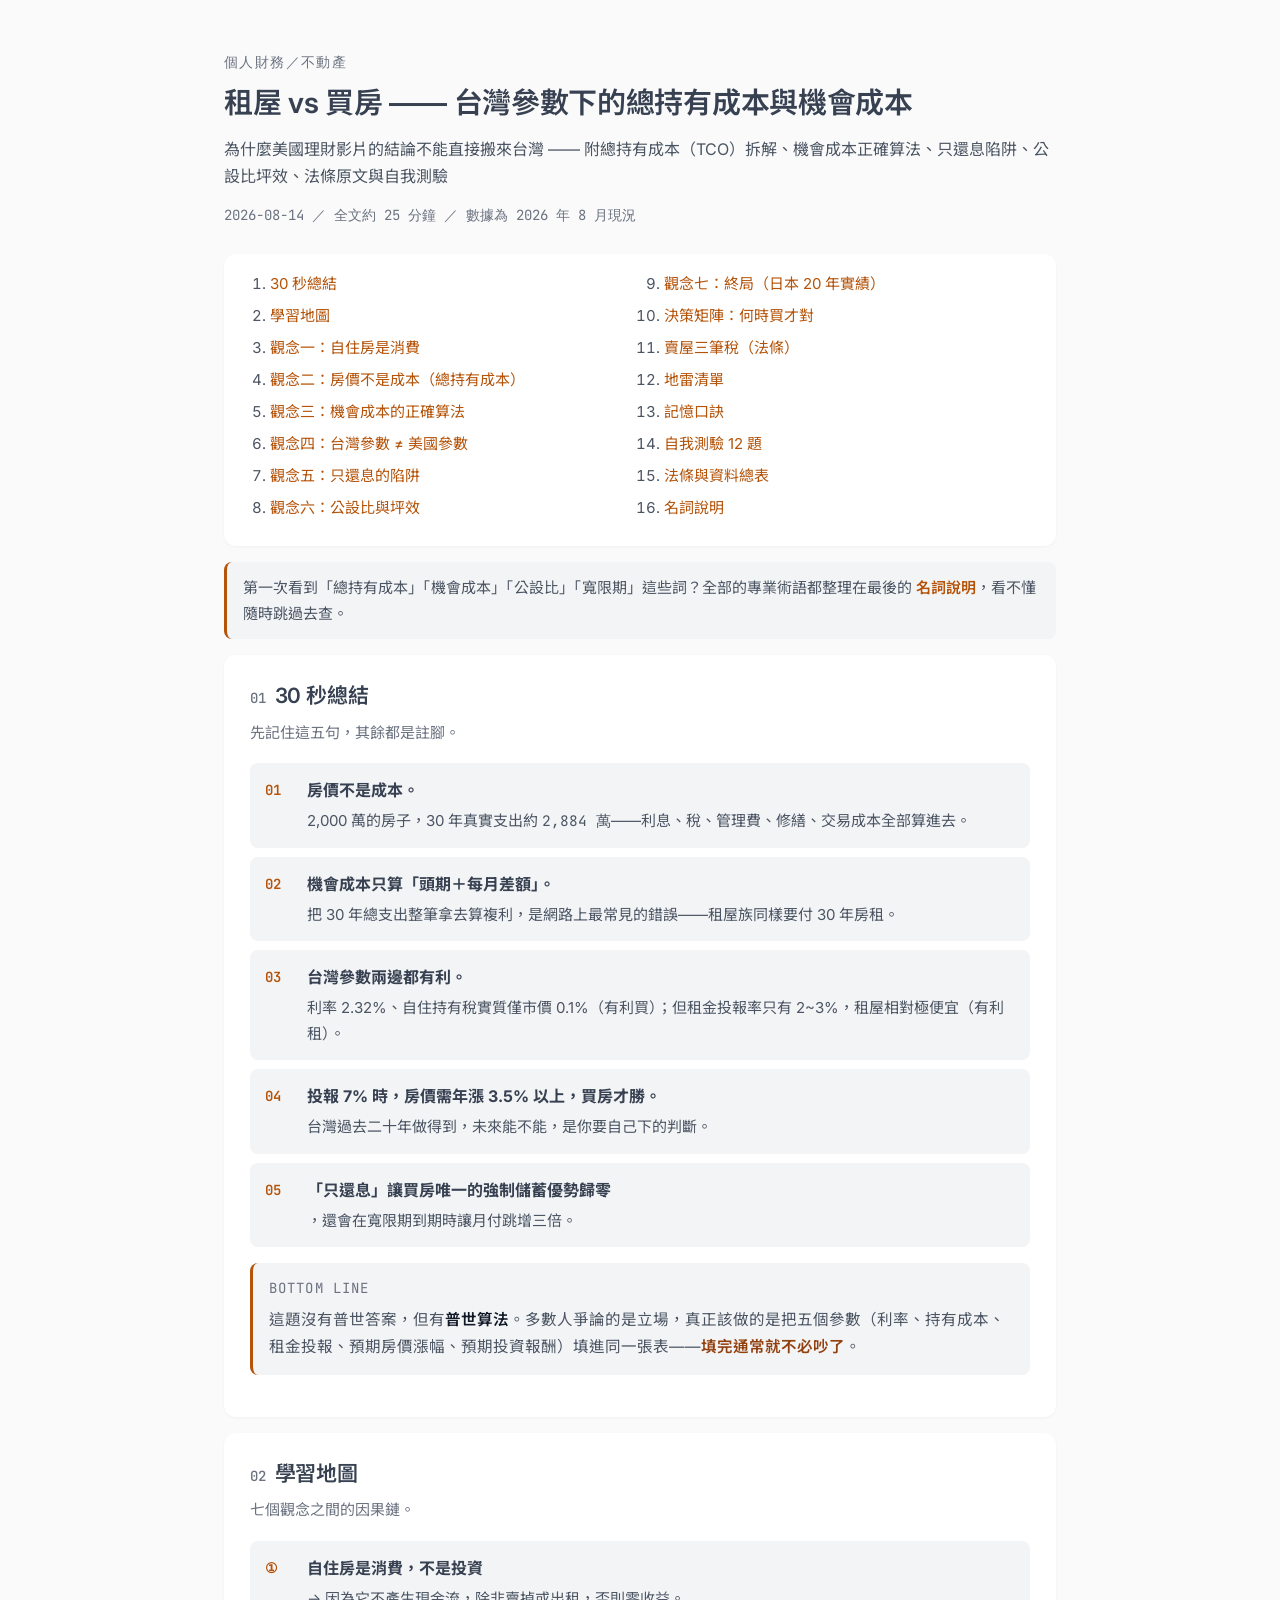
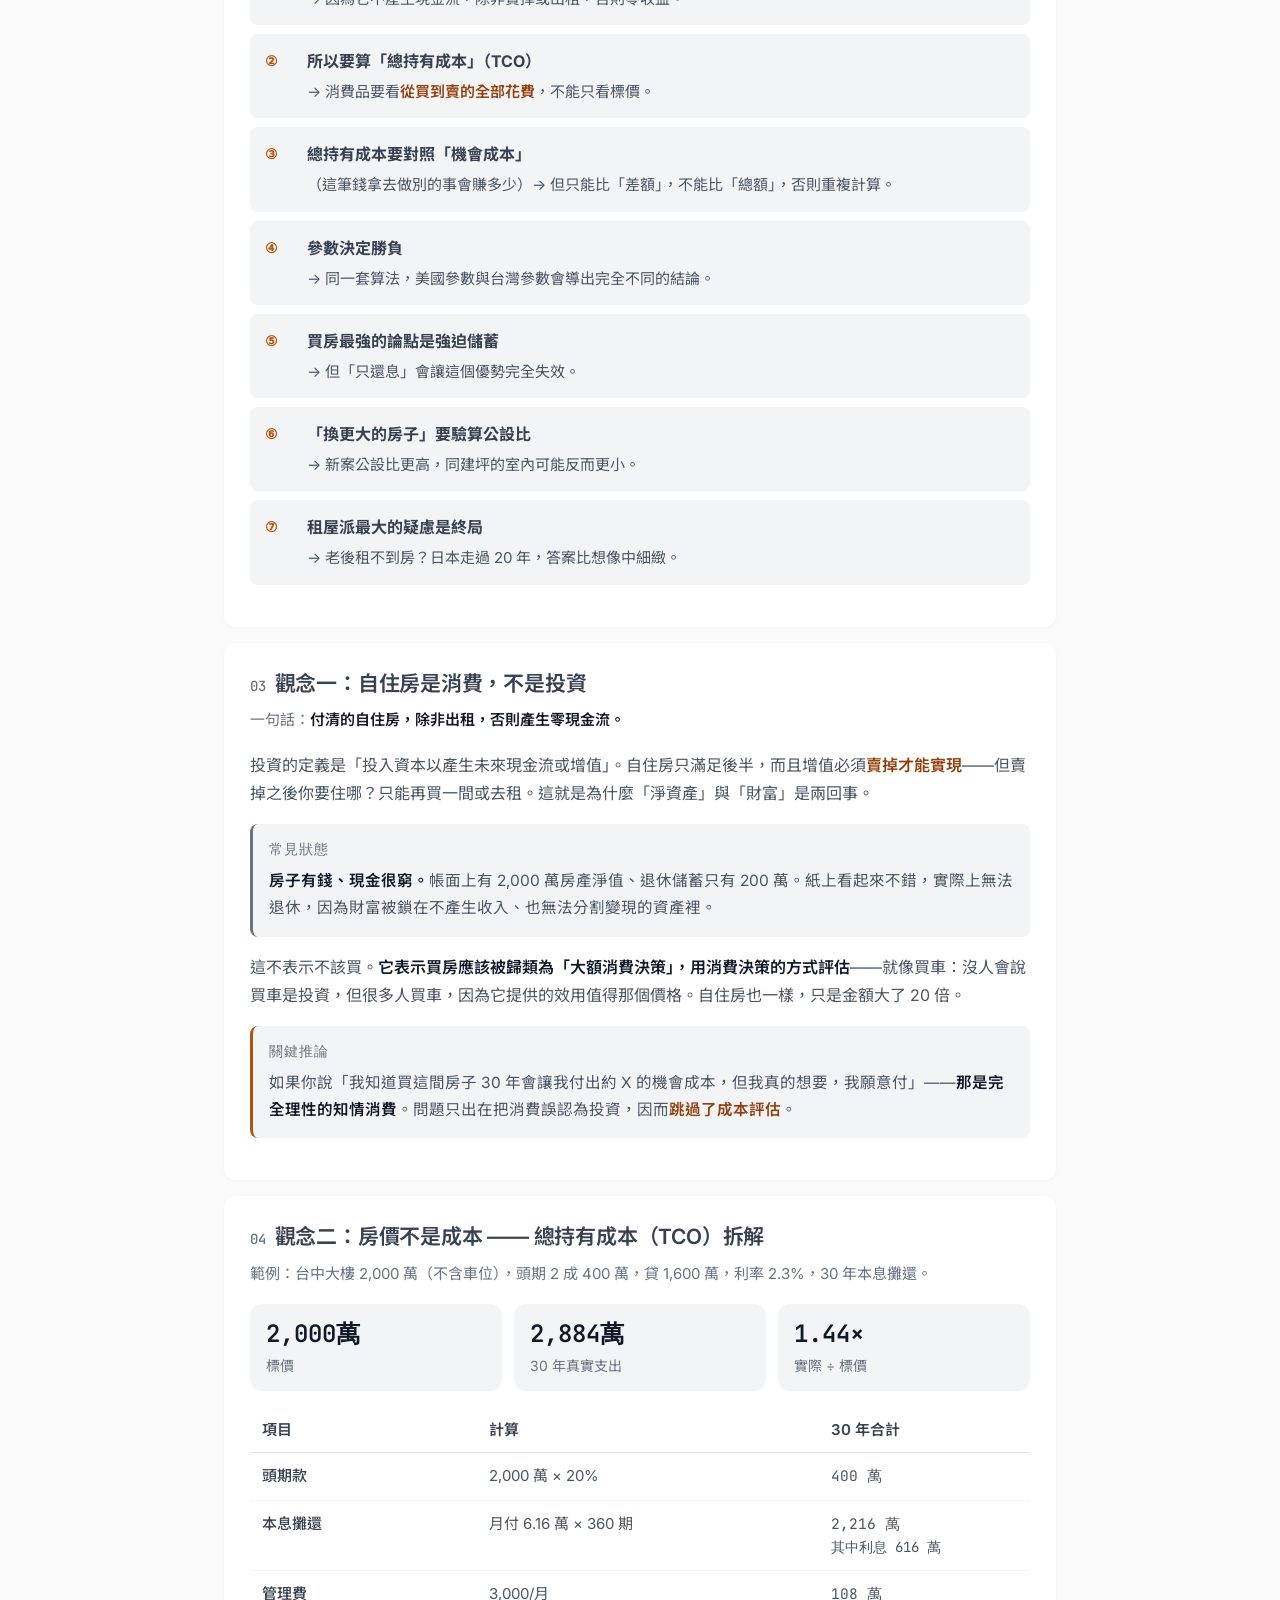
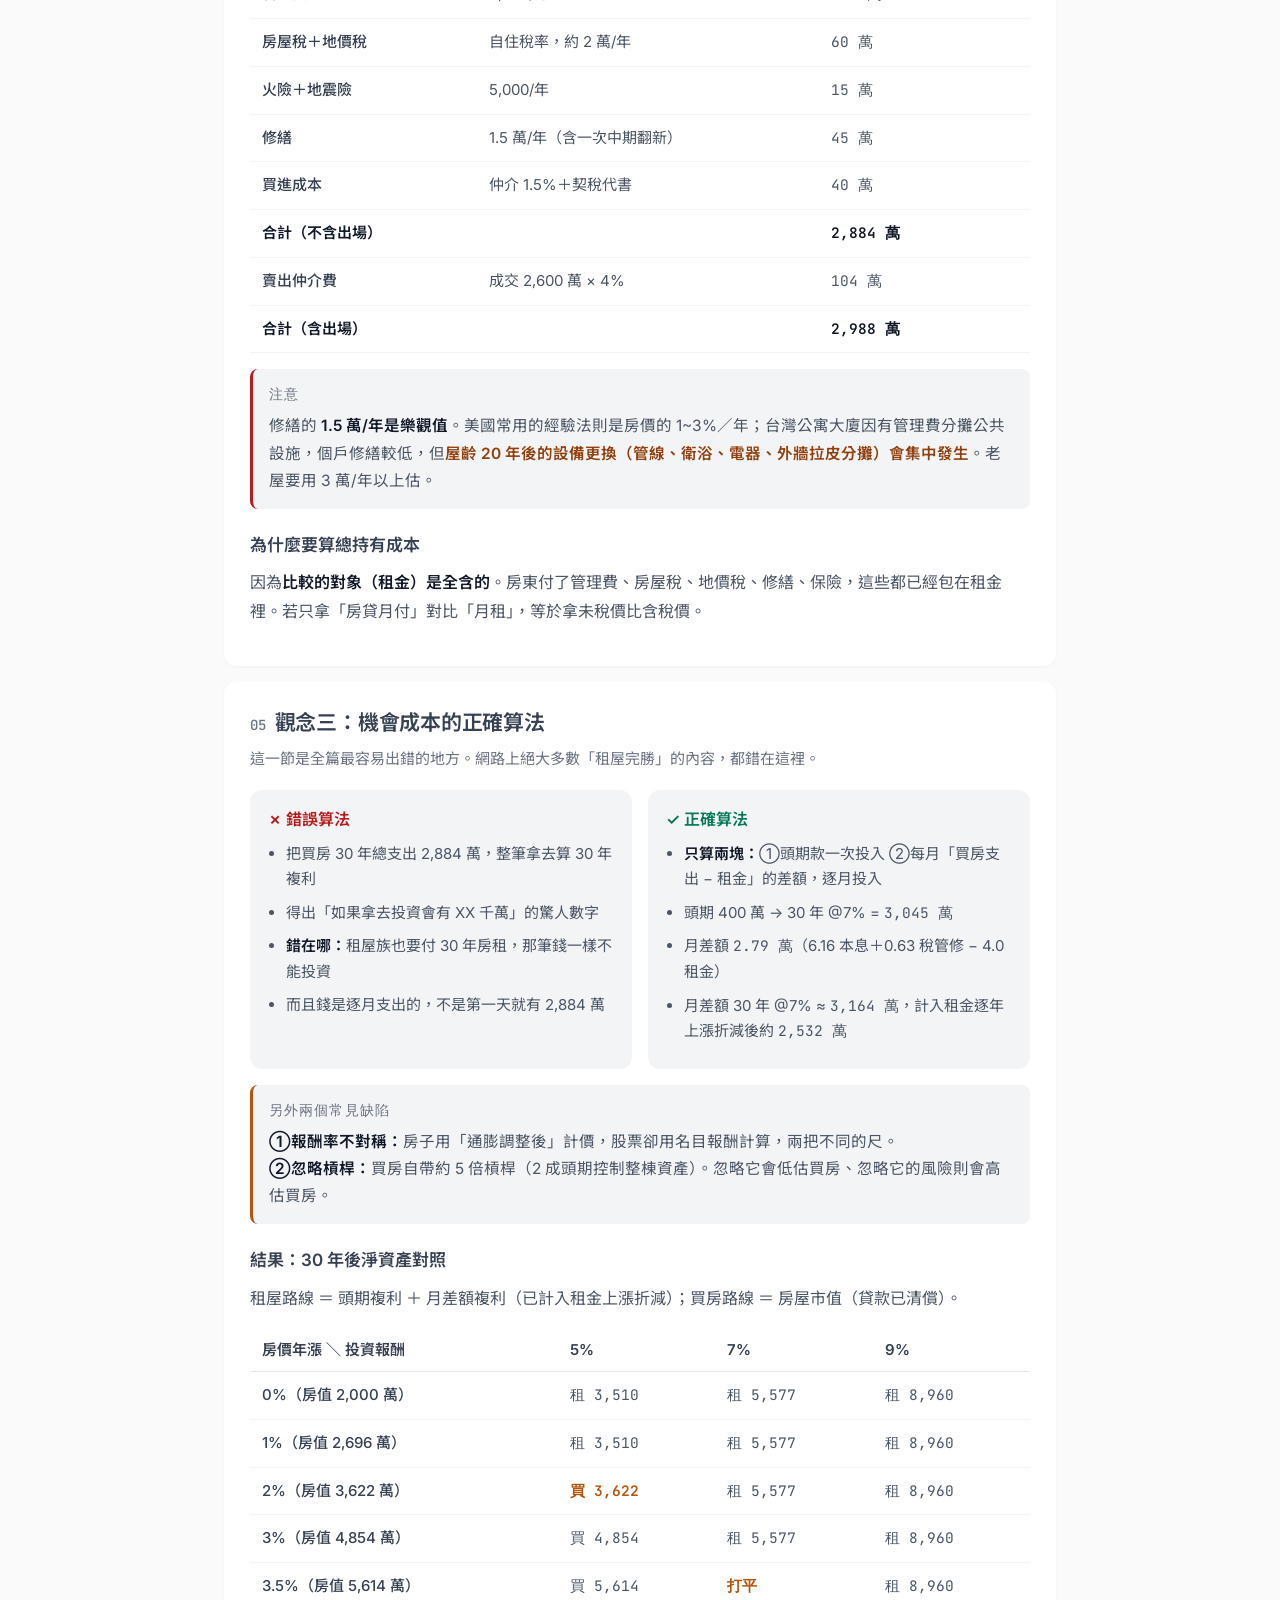
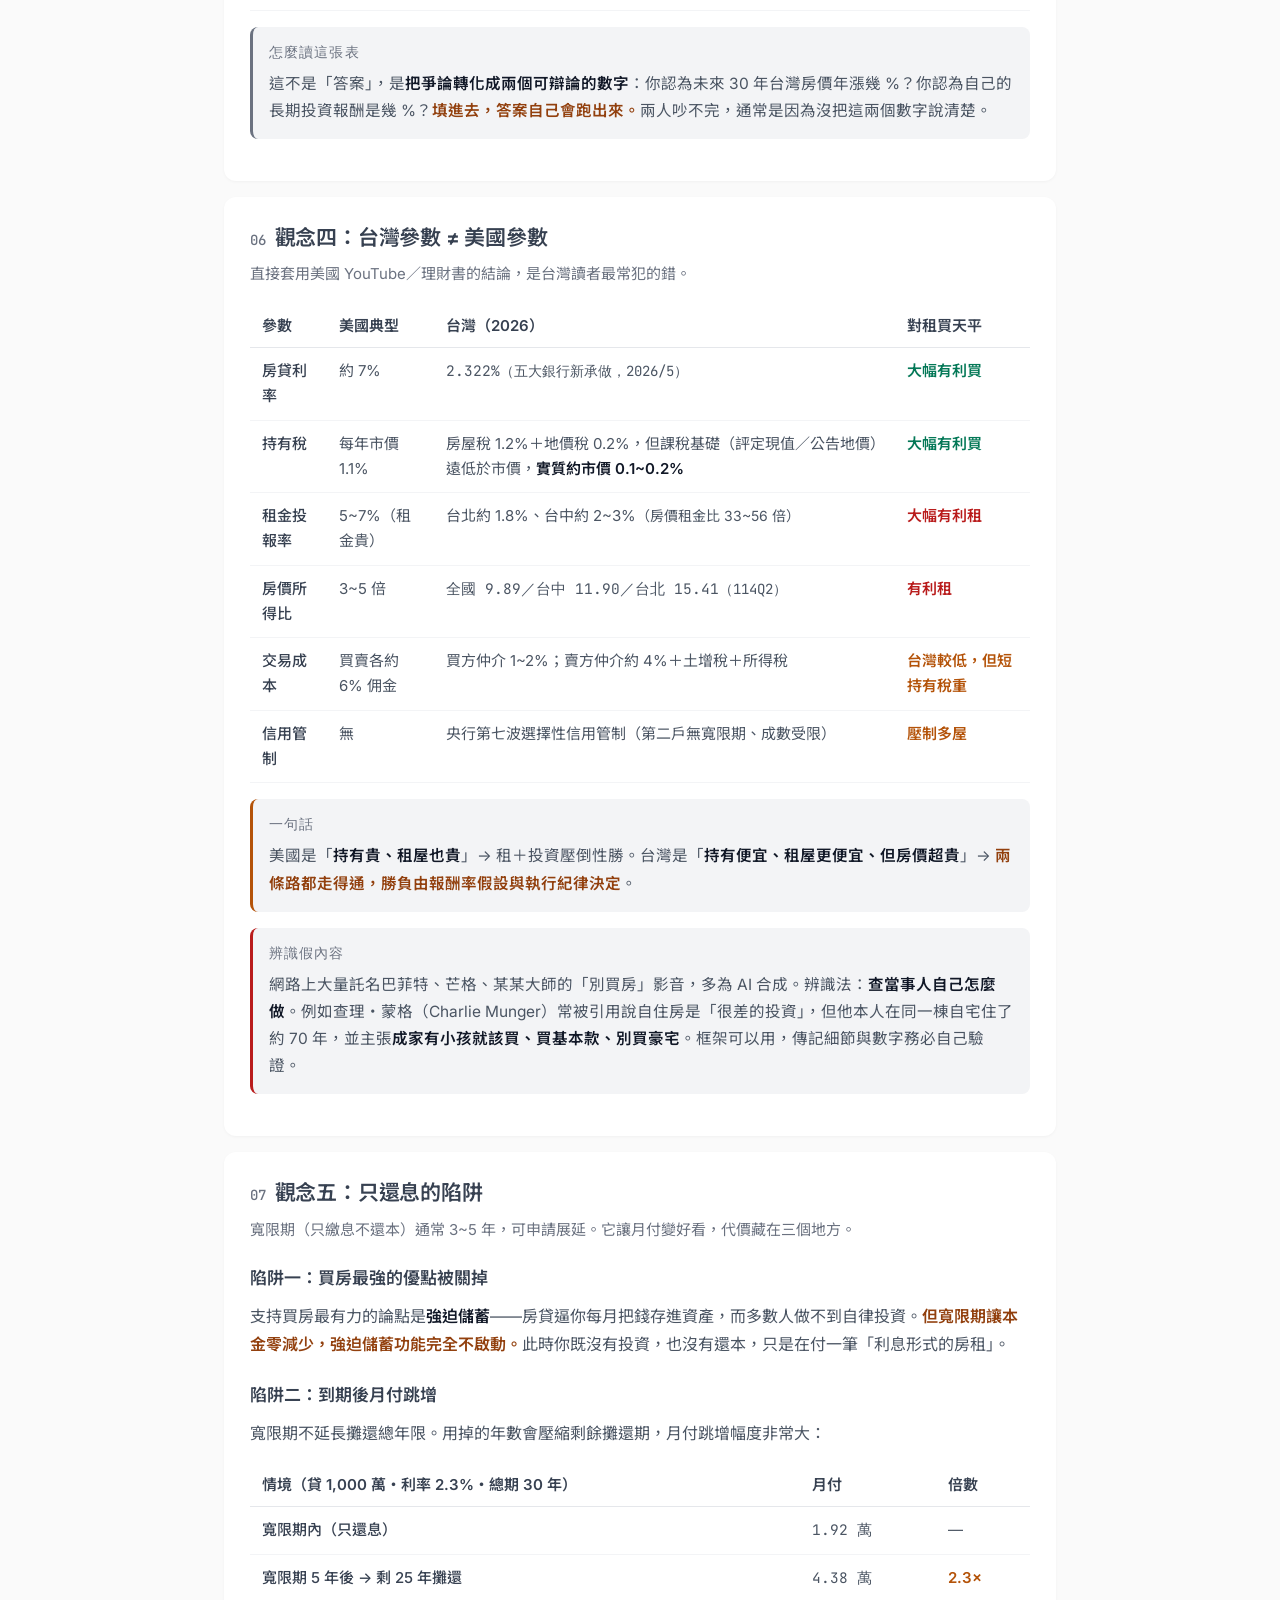
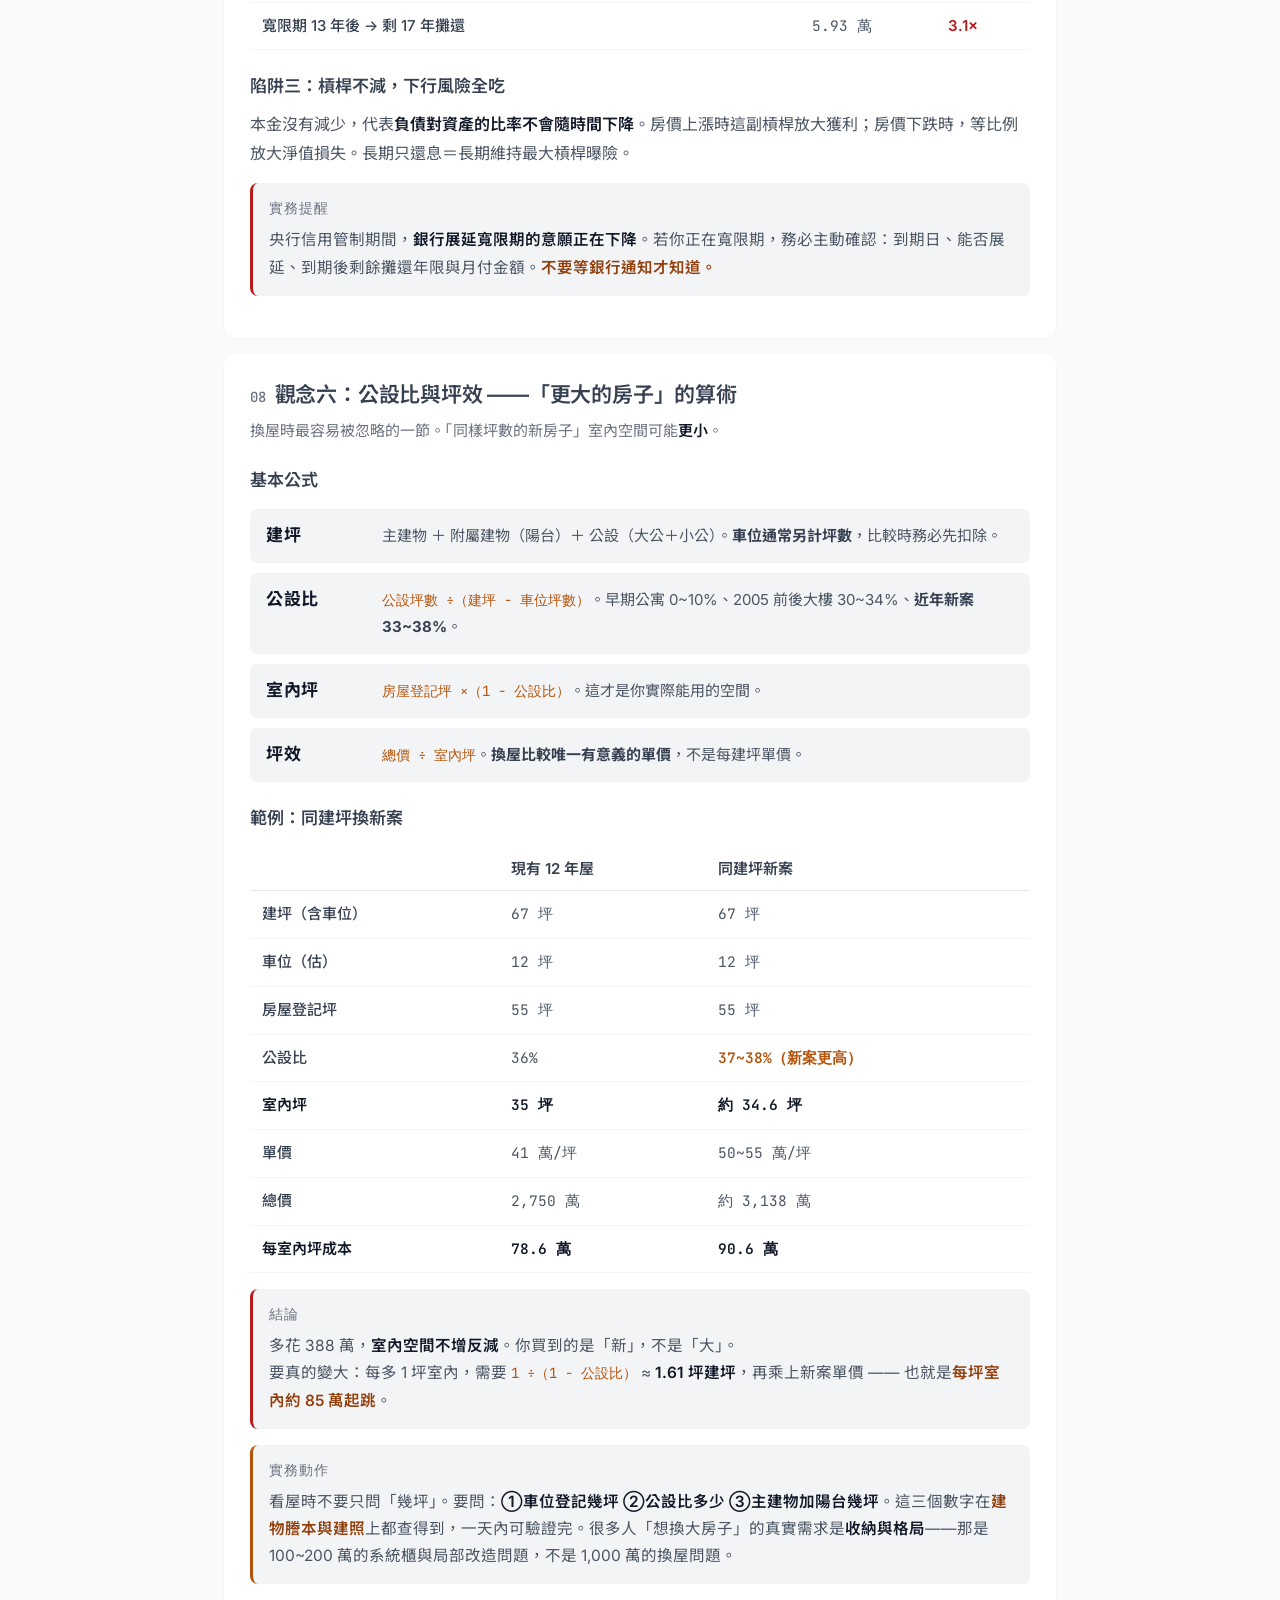
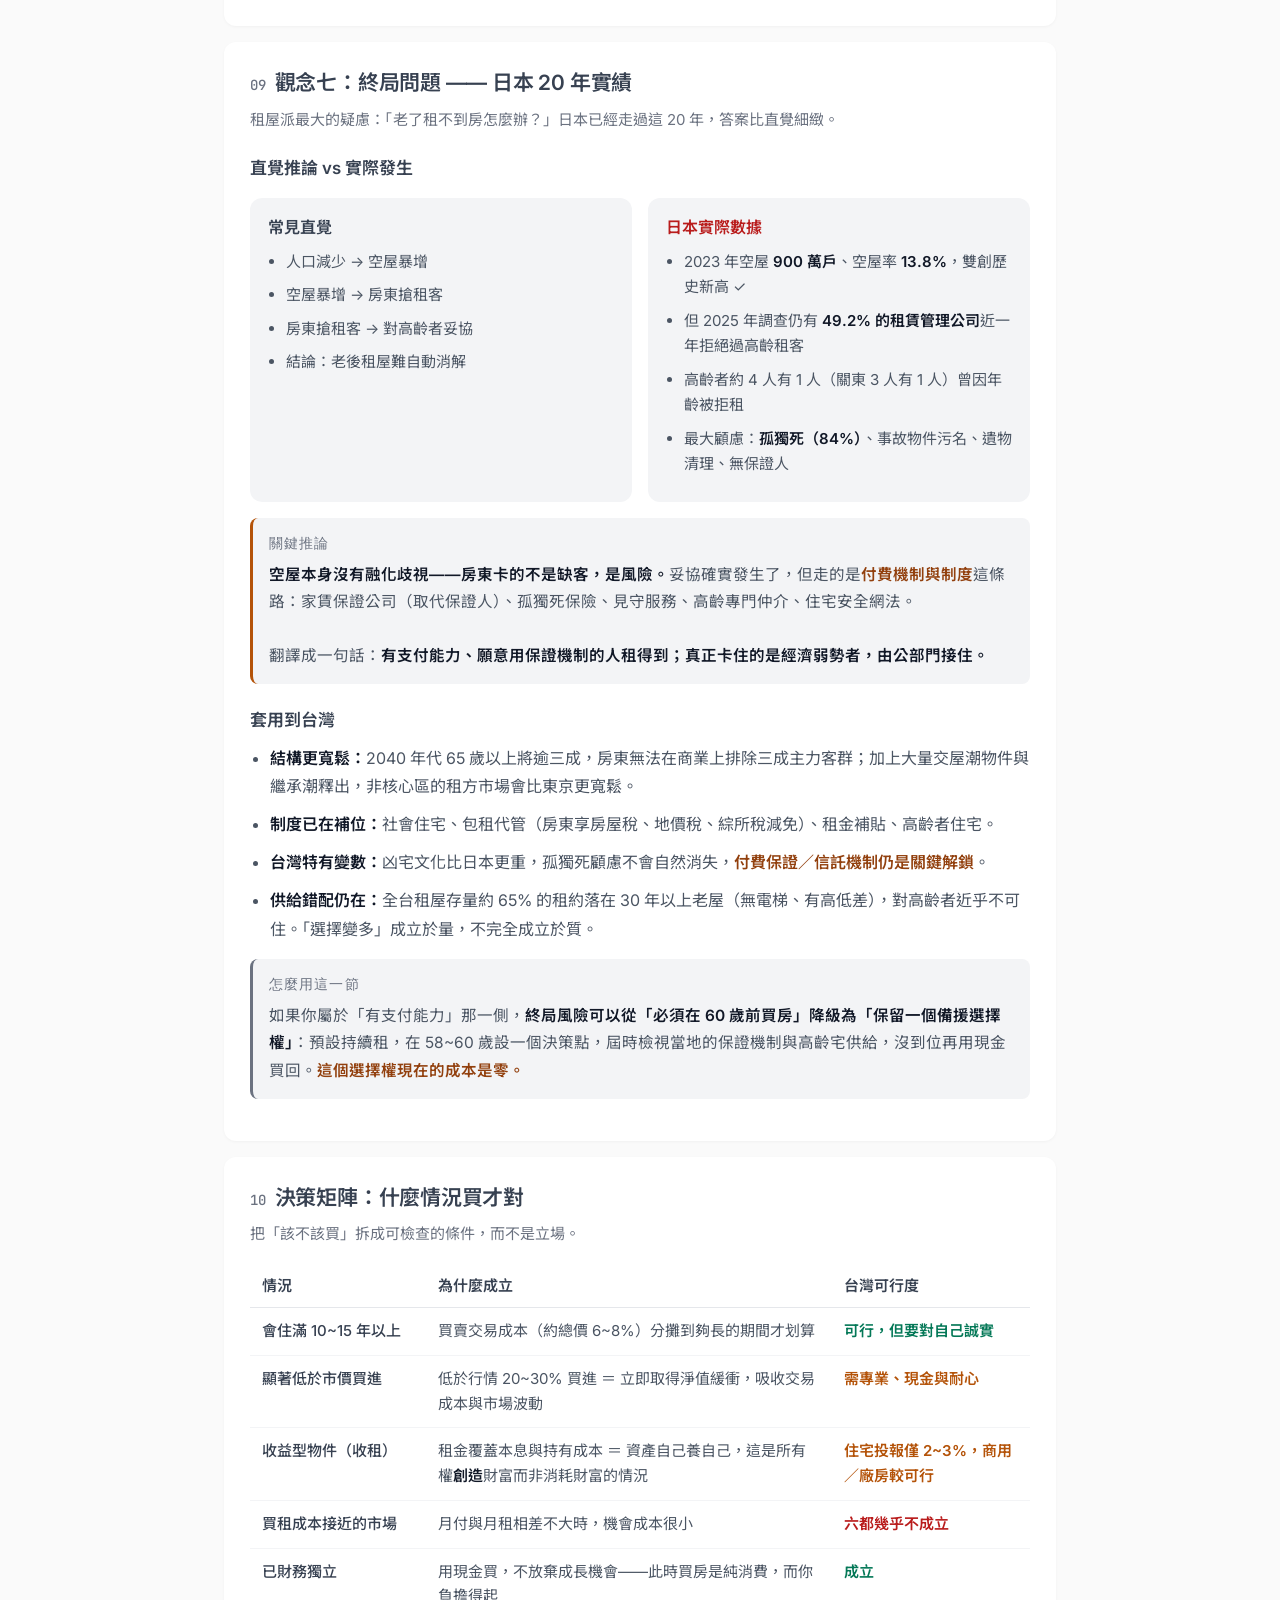
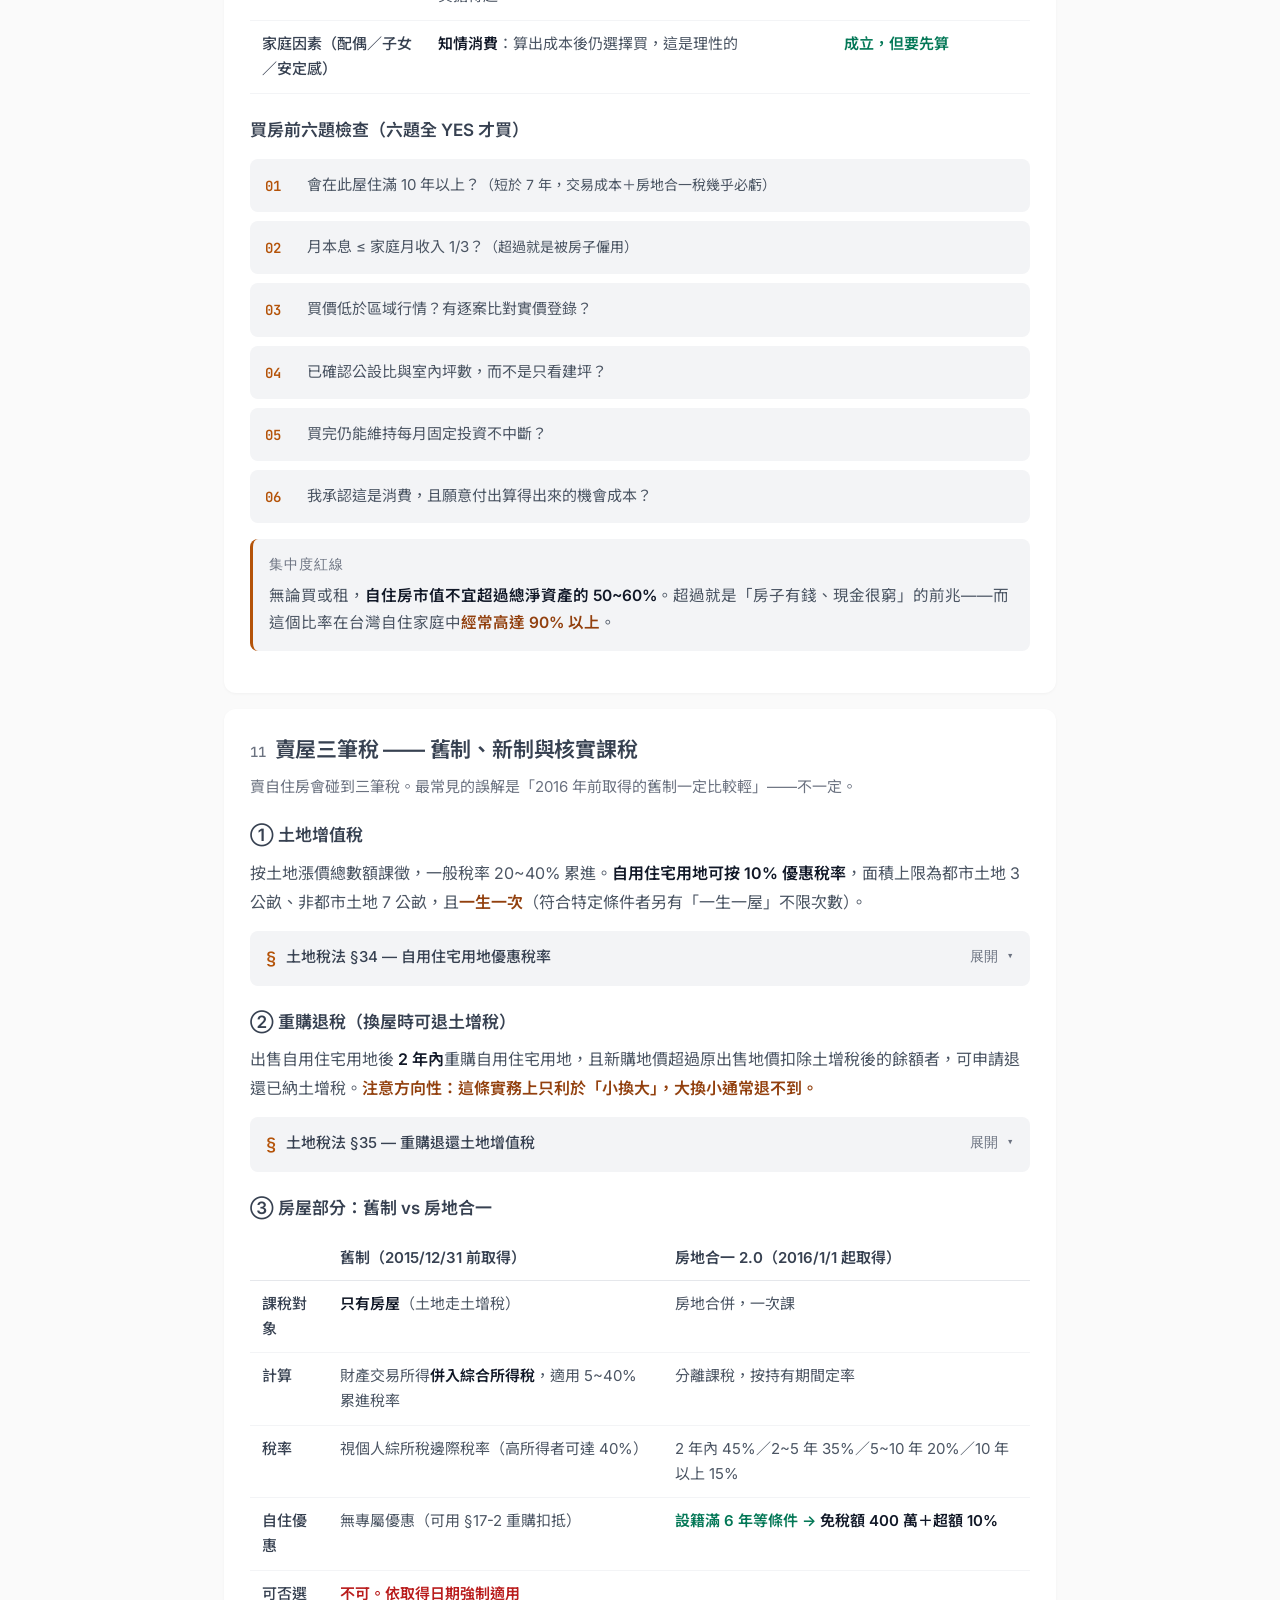
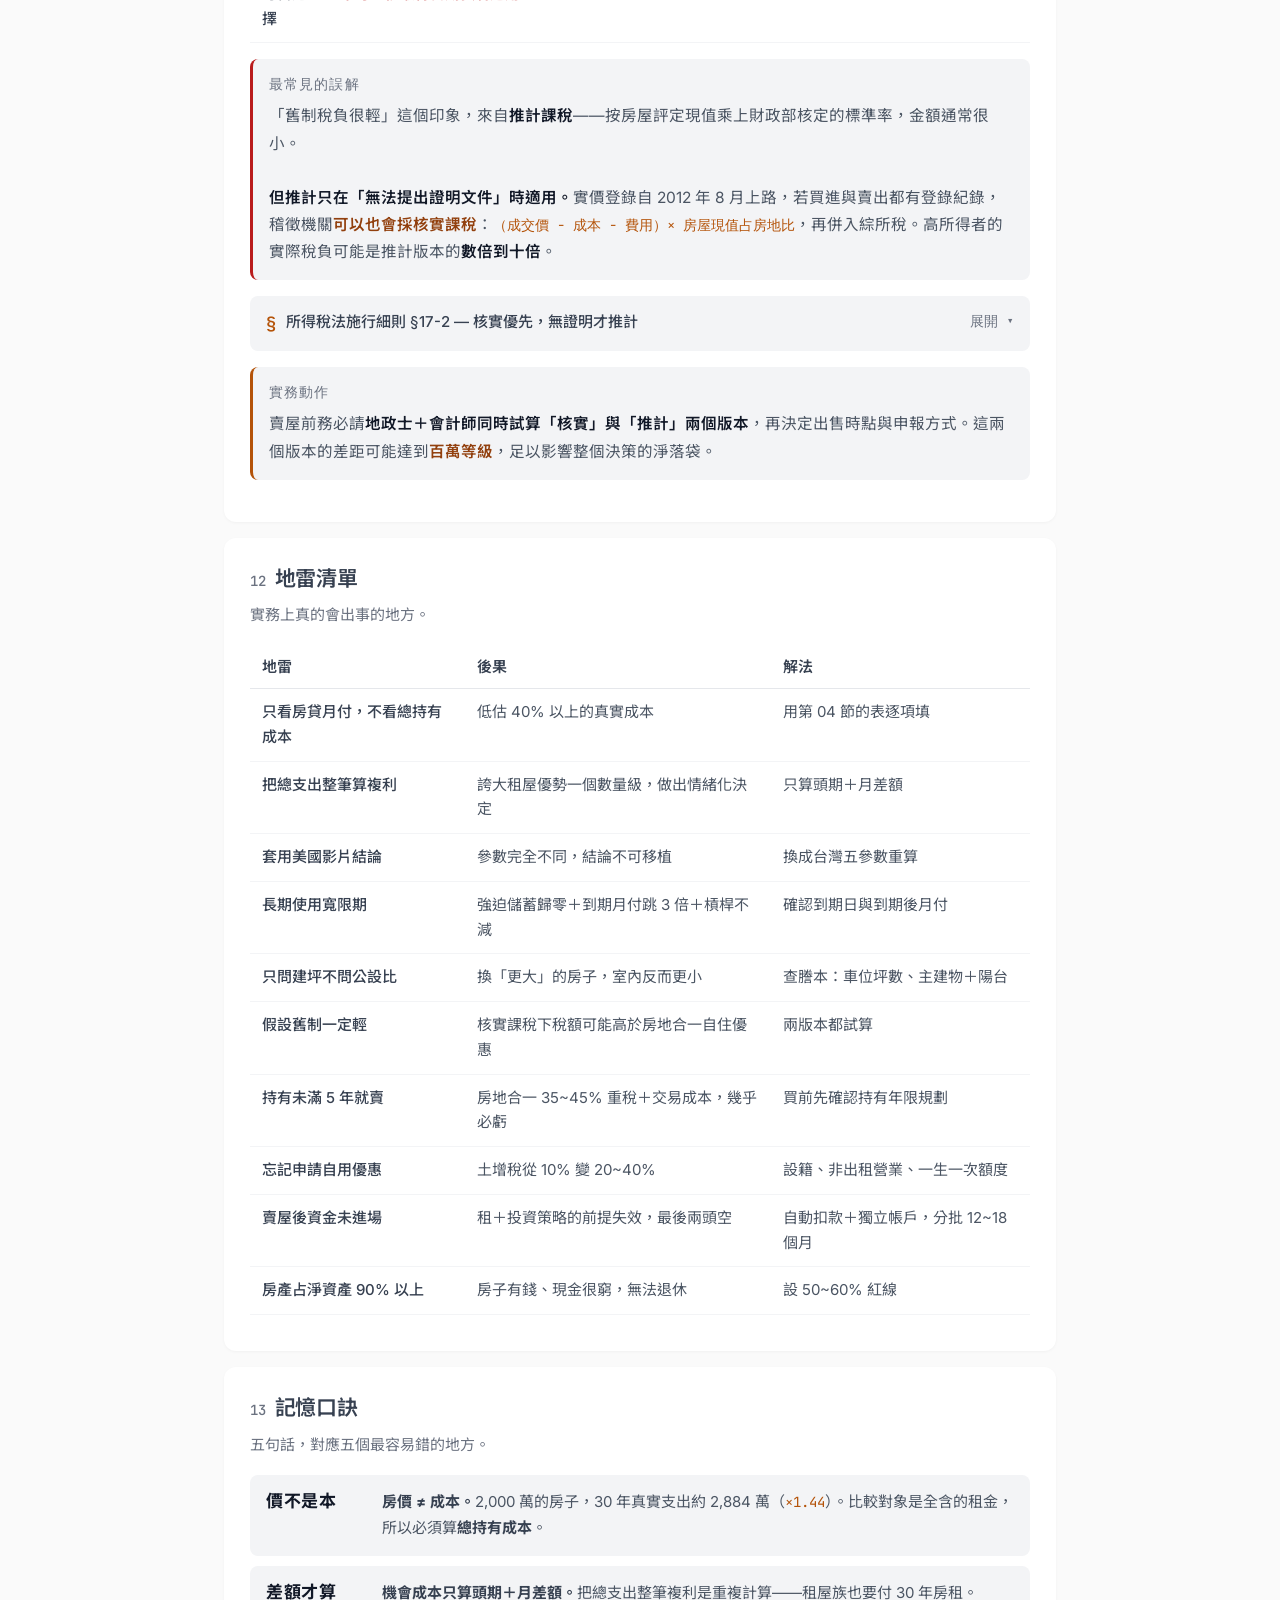
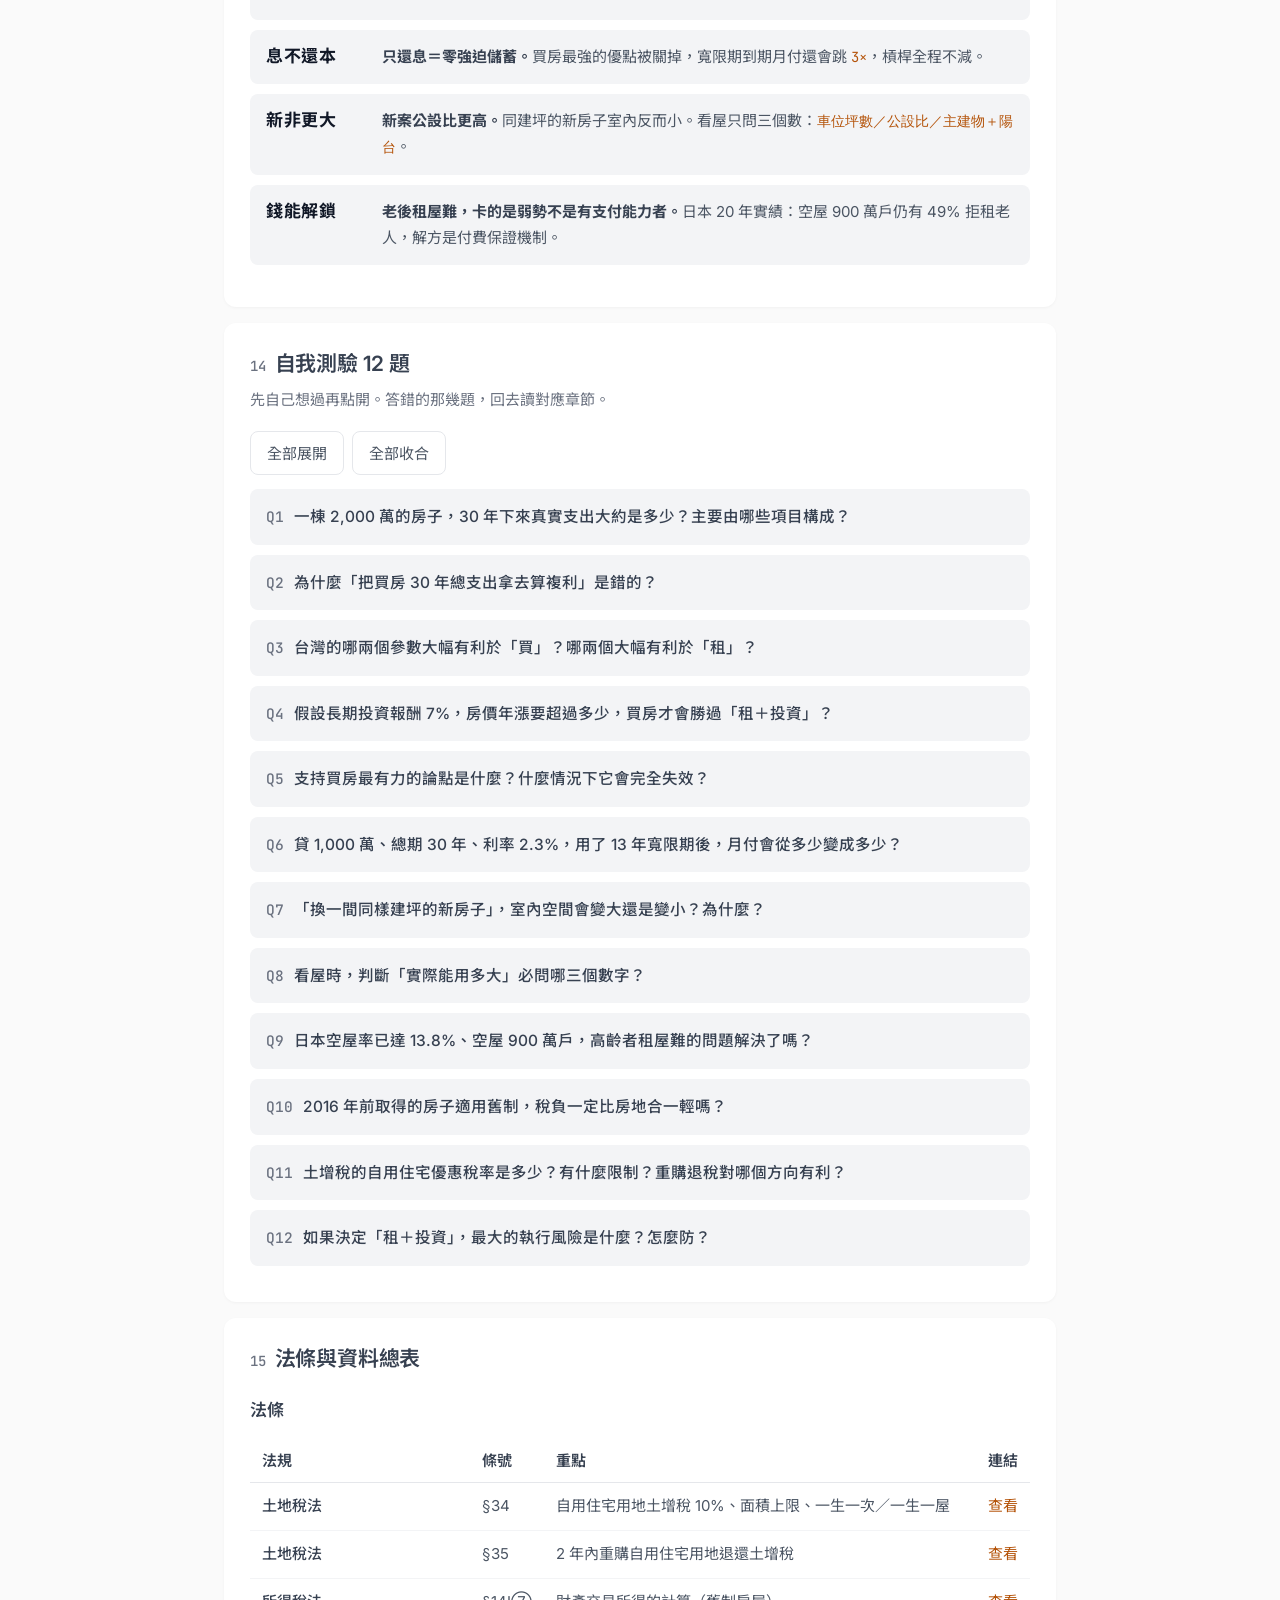
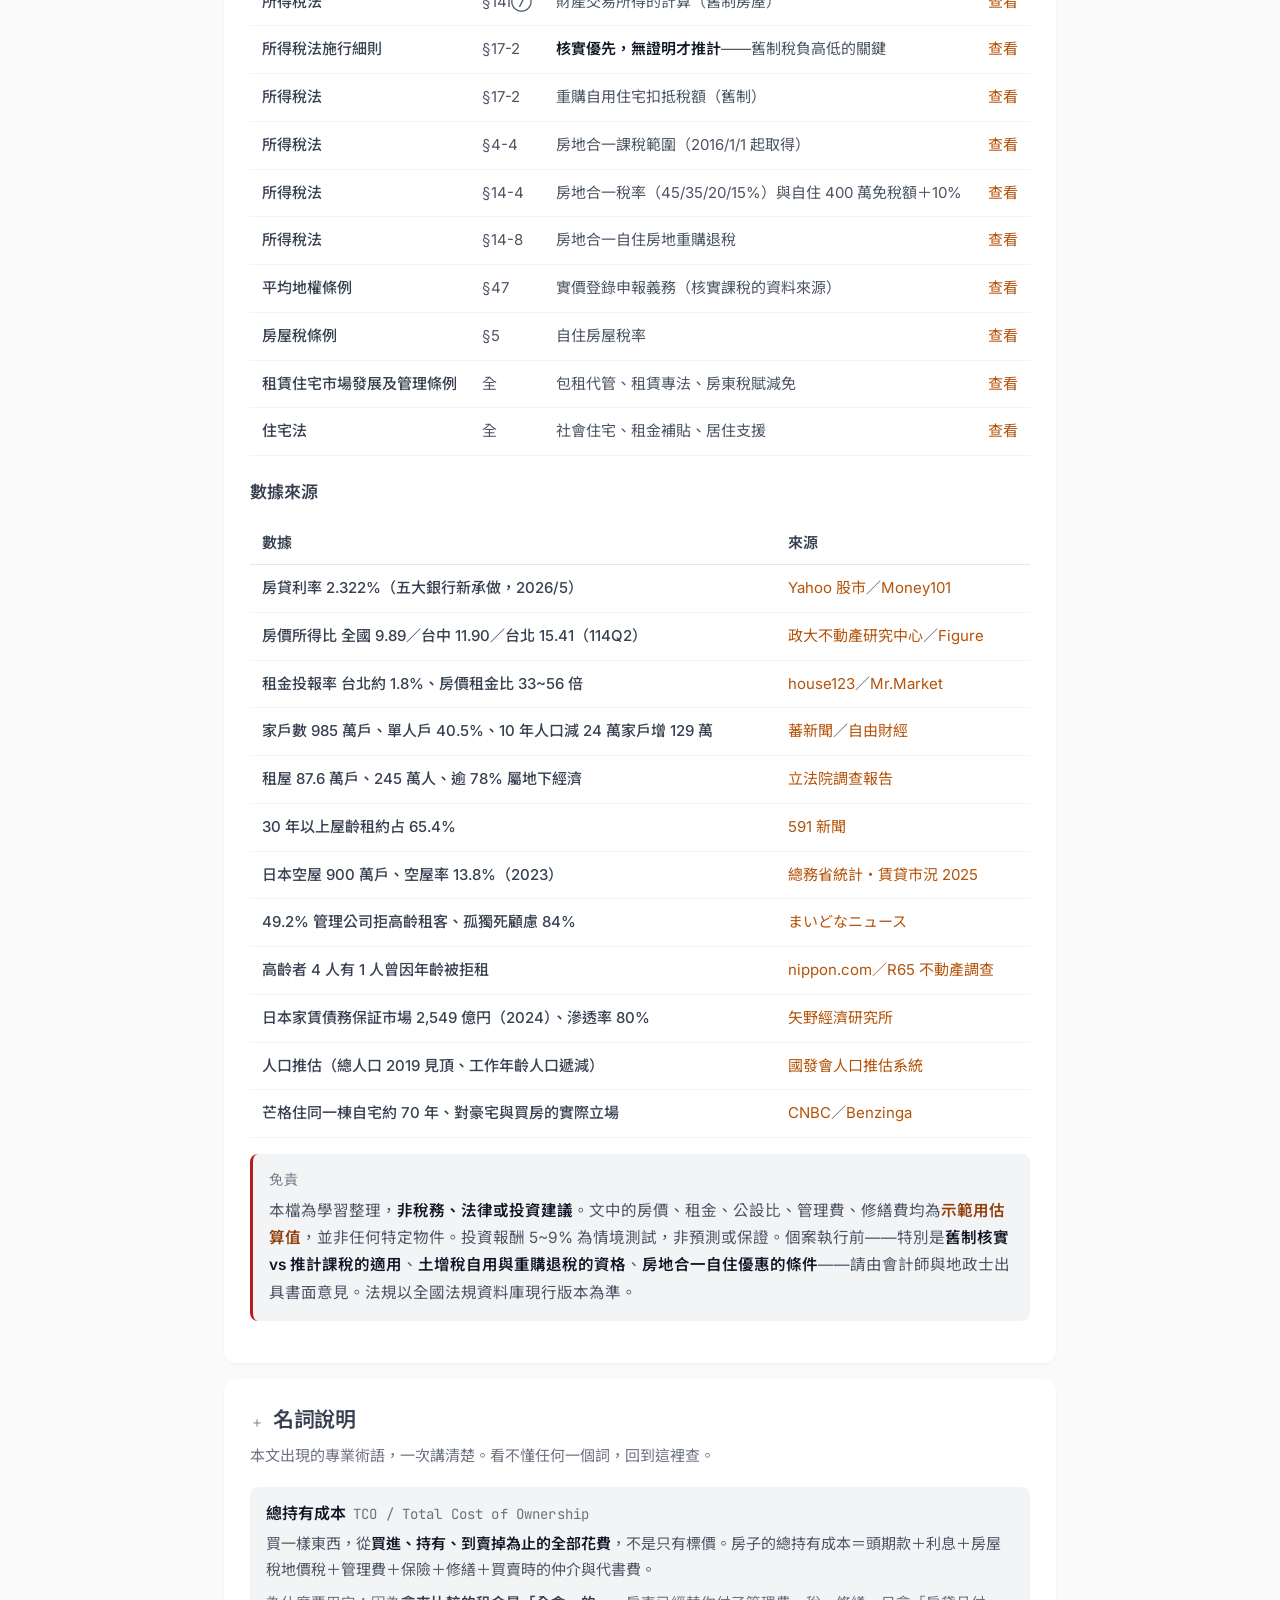
<file: rent-vs-buy/index.html>
<!DOCTYPE html>
<html lang="zh-Hant">
<head>
<meta charset="UTF-8">
<meta name="viewport" content="width=device-width, initial-scale=1.0">
<title>租屋 vs 買房 — 台灣參數下的總持有成本與機會成本</title>
<meta name="description" content="TCO、機會成本的正確算法、只還息陷阱、公設比坪效、日本高齡租屋 20 年實績。附法條原文、決策表、自我測驗。">
<link rel="preconnect" href="https://fonts.googleapis.com">
<link rel="preconnect" href="https://fonts.gstatic.com" crossorigin>
<link href="https://fonts.googleapis.com/css2?family=Inter:wght@400;500;600&family=Noto+Sans+TC:wght@400;500;700&family=JetBrains+Mono:wght@400;500&display=swap" rel="stylesheet">
<link rel="stylesheet" href="../assets/study.css">
</head>
<body>
<div class="wrap">

<header>
  <div class="eyebrow">個人財務／不動產</div>
  <h1>租屋 vs 買房 —— 台灣參數下的總持有成本與機會成本</h1>
  <p class="sub">為什麼美國理財影片的結論不能直接搬來台灣 —— 附總持有成本（TCO）拆解、機會成本正確算法、只還息陷阱、公設比坪效、法條原文與自我測驗</p>
  <div class="meta">2026-08-14 ／ 全文約 25 分鐘 ／ 數據為 2026 年 8 月現況</div>
</header>

<nav class="toc">
  <ol>
    <li><a href="#s1">30 秒總結</a></li>
    <li><a href="#s2">學習地圖</a></li>
    <li><a href="#s3">觀念一：自住房是消費</a></li>
    <li><a href="#s4">觀念二：房價不是成本（總持有成本）</a></li>
    <li><a href="#s5">觀念三：機會成本的正確算法</a></li>
    <li><a href="#s6">觀念四：台灣參數 ≠ 美國參數</a></li>
    <li><a href="#s7">觀念五：只還息的陷阱</a></li>
    <li><a href="#s8">觀念六：公設比與坪效</a></li>
    <li><a href="#s9">觀念七：終局（日本 20 年實績）</a></li>
    <li><a href="#s10">決策矩陣：何時買才對</a></li>
    <li><a href="#s11">賣屋三筆稅（法條）</a></li>
    <li><a href="#s12">地雷清單</a></li>
    <li><a href="#s13">記憶口訣</a></li>
    <li><a href="#s14">自我測驗 12 題</a></li>
    <li><a href="#s15">法條與資料總表</a></li>
    <li><a href="#terms">名詞說明</a></li>
  </ol>
</nav>

<div class="termlink">第一次看到「總持有成本」「機會成本」「公設比」「寬限期」這些詞？全部的專業術語都整理在最後的 <a href="#terms">名詞說明</a>，看不懂隨時跳過去查。</div>

<!-- 1 -->
<section class="card" id="s1">
  <h2><span class="n">01</span>30 秒總結</h2>
  <p class="lead">先記住這五句，其餘都是註腳。</p>
  <div class="map">
    <div class="step"><div class="i">01</div><div class="t"><b>房價不是成本。</b>2,000 萬的房子，30 年真實支出約 <span class="num">2,884 萬</span>——利息、稅、管理費、修繕、交易成本全部算進去。</div></div>
    <div class="step"><div class="i">02</div><div class="t"><b>機會成本只算「頭期＋每月差額」。</b>把 30 年總支出整筆拿去算複利，是網路上最常見的錯誤——租屋族同樣要付 30 年房租。</div></div>
    <div class="step"><div class="i">03</div><div class="t"><b>台灣參數兩邊都有利。</b>利率 2.32%、自住持有稅實質僅市價 0.1%（有利買）；但租金投報率只有 2~3%，租屋相對極便宜（有利租）。</div></div>
    <div class="step"><div class="i">04</div><div class="t"><b>投報 7% 時，房價需年漲 3.5% 以上，買房才勝。</b>台灣過去二十年做得到，未來能不能，是你要自己下的判斷。</div></div>
    <div class="step"><div class="i">05</div><div class="t"><b>「只還息」讓買房唯一的強制儲蓄優勢歸零</b>，還會在寬限期到期時讓月付跳增三倍。</div></div>
  </div>
  <div class="call key">
    <span class="t">Bottom line</span>
    這題沒有普世答案，但有<strong>普世算法</strong>。多數人爭論的是立場，真正該做的是把五個參數（利率、持有成本、租金投報、預期房價漲幅、預期投資報酬）填進同一張表——<em>填完通常就不必吵了</em>。
  </div>
</section>

<!-- 2 -->
<section class="card" id="s2">
  <h2><span class="n">02</span>學習地圖</h2>
  <p class="lead">七個觀念之間的因果鏈。</p>
  <div class="map">
    <div class="step"><div class="i">①</div><div class="t"><b>自住房是消費，不是投資</b> → 因為它不產生現金流，除非賣掉或出租，否則零收益。</div></div>
    <div class="step"><div class="i">②</div><div class="t"><b>所以要算「總持有成本」（TCO）</b> → 消費品要看<em>從買到賣的全部花費</em>，不能只看標價。</div></div>
    <div class="step"><div class="i">③</div><div class="t"><b>總持有成本要對照「機會成本」</b>（這筆錢拿去做別的事會賺多少）→ 但只能比「差額」，不能比「總額」，否則重複計算。</div></div>
    <div class="step"><div class="i">④</div><div class="t"><b>參數決定勝負</b> → 同一套算法，美國參數與台灣參數會導出完全不同的結論。</div></div>
    <div class="step"><div class="i">⑤</div><div class="t"><b>買房最強的論點是強迫儲蓄</b> → 但「只還息」會讓這個優勢完全失效。</div></div>
    <div class="step"><div class="i">⑥</div><div class="t"><b>「換更大的房子」要驗算公設比</b> → 新案公設比更高，同建坪的室內可能反而更小。</div></div>
    <div class="step"><div class="i">⑦</div><div class="t"><b>租屋派最大的疑慮是終局</b> → 老後租不到房？日本走過 20 年，答案比想像中細緻。</div></div>
  </div>
</section>

<!-- 3 -->
<section class="card" id="s3">
  <h2><span class="n">03</span>觀念一：自住房是消費，不是投資</h2>
  <p class="lead">一句話：<strong>付清的自住房，除非出租，否則產生零現金流。</strong></p>

  <p>投資的定義是「投入資本以產生未來現金流或增值」。自住房只滿足後半，而且增值必須<em>賣掉才能實現</em>——但賣掉之後你要住哪？只能再買一間或去租。這就是為什麼「淨資產」與「財富」是兩回事。</p>

  <div class="call">
    <span class="t">常見狀態</span>
    <strong>房子有錢、現金很窮。</strong>帳面上有 2,000 萬房產淨值、退休儲蓄只有 200 萬。紙上看起來不錯，實際上無法退休，因為財富被鎖在不產生收入、也無法分割變現的資產裡。
  </div>

  <p>這不表示不該買。<strong>它表示買房應該被歸類為「大額消費決策」，用消費決策的方式評估</strong>——就像買車：沒人會說買車是投資，但很多人買車，因為它提供的效用值得那個價格。自住房也一樣，只是金額大了 20 倍。</p>

  <div class="call key">
    <span class="t">關鍵推論</span>
    如果你說「我知道買這間房子 30 年會讓我付出約 X 的機會成本，但我真的想要，我願意付」——<strong>那是完全理性的知情消費</strong>。問題只出在把消費誤認為投資，因而<em>跳過了成本評估</em>。
  </div>
</section>

<!-- 4 -->
<section class="card" id="s4">
  <h2><span class="n">04</span>觀念二：房價不是成本 —— 總持有成本（TCO）拆解</h2>
  <p class="lead">範例：台中大樓 2,000 萬（不含車位），頭期 2 成 400 萬，貸 1,600 萬，利率 2.3%，30 年本息攤還。</p>

  <div class="kpis">
    <div class="kpi"><div class="v">2,000萬</div><div class="l">標價</div></div>
    <div class="kpi"><div class="v">2,884萬</div><div class="l">30 年真實支出</div></div>
    <div class="kpi"><div class="v">1.44×</div><div class="l">實際 ÷ 標價</div></div>
  </div>

  <div class="tw"><table>
    <tr><th>項目</th><th>計算</th><th>30 年合計</th></tr>
    <tr><td>頭期款</td><td>2,000 萬 × 20%</td><td class="num">400 萬</td></tr>
    <tr><td>本息攤還</td><td>月付 6.16 萬 × 360 期</td><td class="num">2,216 萬<br><sub>其中利息 616 萬</sub></td></tr>
    <tr><td>管理費</td><td>3,000/月</td><td class="num">108 萬</td></tr>
    <tr><td>房屋稅＋地價稅</td><td>自住稅率，約 2 萬/年</td><td class="num">60 萬</td></tr>
    <tr><td>火險＋地震險</td><td>5,000/年</td><td class="num">15 萬</td></tr>
    <tr><td>修繕</td><td>1.5 萬/年（含一次中期翻新）</td><td class="num">45 萬</td></tr>
    <tr><td>買進成本</td><td>仲介 1.5%＋契稅代書</td><td class="num">40 萬</td></tr>
    <tr><td><strong>合計（不含出場）</strong></td><td></td><td class="num"><strong>2,884 萬</strong></td></tr>
    <tr><td>賣出仲介費</td><td>成交 2,600 萬 × 4%</td><td class="num">104 萬</td></tr>
    <tr><td><strong>合計（含出場）</strong></td><td></td><td class="num"><strong>2,988 萬</strong></td></tr>
  </table></div>

  <div class="call danger">
    <span class="t">注意</span>
    修繕的 <strong>1.5 萬/年是樂觀值</strong>。美國常用的經驗法則是房價的 1~3%／年；台灣公寓大廈因有管理費分攤公共設施，個戶修繕較低，但<em>屋齡 20 年後的設備更換（管線、衛浴、電器、外牆拉皮分攤）會集中發生</em>。老屋要用 3 萬/年以上估。
  </div>

  <h3>為什麼要算總持有成本</h3>
  <p>因為<strong>比較的對象（租金）是全含的</strong>。房東付了管理費、房屋稅、地價稅、修繕、保險，這些都已經包在租金裡。若只拿「房貸月付」對比「月租」，等於拿未稅價比含稅價。</p>
</section>

<!-- 5 -->
<section class="card" id="s5">
  <h2><span class="n">05</span>觀念三：機會成本的正確算法</h2>
  <p class="lead">這一節是全篇最容易出錯的地方。網路上絕大多數「租屋完勝」的內容，都錯在這裡。</p>

  <div class="g2">
    <div class="box bad">
      <h4>✗ 錯誤算法</h4>
      <ul>
        <li>把買房 30 年總支出 2,884 萬，整筆拿去算 30 年複利</li>
        <li>得出「如果拿去投資會有 XX 千萬」的驚人數字</li>
        <li><strong>錯在哪：</strong>租屋族也要付 30 年房租，那筆錢一樣不能投資</li>
        <li>而且錢是逐月支出的，不是第一天就有 2,884 萬</li>
      </ul>
    </div>
    <div class="box good">
      <h4>✓ 正確算法</h4>
      <ul>
        <li><strong>只算兩塊：</strong>①頭期款一次投入 ②每月「買房支出 − 租金」的差額，逐月投入</li>
        <li>頭期 400 萬 → 30 年 @7% = <span class="num">3,045 萬</span></li>
        <li>月差額 <span class="num">2.79 萬</span>（6.16 本息＋0.63 稅管修 − 4.0 租金）</li>
        <li>月差額 30 年 @7% ≈ <span class="num">3,164 萬</span>，計入租金逐年上漲折減後約 <span class="num">2,532 萬</span></li>
      </ul>
    </div>
  </div>

  <div class="call key">
    <span class="t">另外兩個常見缺陷</span>
    <strong>①報酬率不對稱：</strong>房子用「通膨調整後」計價，股票卻用名目報酬計算，兩把不同的尺。<br>
    <strong>②忽略槓桿：</strong>買房自帶約 5 倍槓桿（2 成頭期控制整棟資產）。忽略它會低估買房、忽略它的風險則會高估買房。
  </div>

  <h3>結果：30 年後淨資產對照</h3>
  <p>租屋路線 ＝ 頭期複利 ＋ 月差額複利（已計入租金上漲折減）；買房路線 ＝ 房屋市值（貸款已清償）。</p>
  <div class="tw"><table>
    <tr><th>房價年漲 ＼ 投資報酬</th><th>5%</th><th>7%</th><th>9%</th></tr>
    <tr><td>0%（房值 2,000 萬）</td><td class="num">租 3,510</td><td class="num">租 5,577</td><td class="num">租 8,960</td></tr>
    <tr><td>1%（房值 2,696 萬）</td><td class="num">租 3,510</td><td class="num">租 5,577</td><td class="num">租 8,960</td></tr>
    <tr><td>2%（房值 3,622 萬）</td><td class="num warn">買 3,622</td><td class="num">租 5,577</td><td class="num">租 8,960</td></tr>
    <tr><td>3%（房值 4,854 萬）</td><td class="num">買 4,854</td><td class="num">租 5,577</td><td class="num">租 8,960</td></tr>
    <tr><td>3.5%（房值 5,614 萬）</td><td class="num">買 5,614</td><td class="num warn">打平</td><td class="num">租 8,960</td></tr>
  </table></div>

  <div class="call">
    <span class="t">怎麼讀這張表</span>
    這不是「答案」，是<strong>把爭論轉化成兩個可辯論的數字</strong>：你認為未來 30 年台灣房價年漲幾 %？你認為自己的長期投資報酬是幾 %？<em>填進去，答案自己會跑出來。</em>兩人吵不完，通常是因為沒把這兩個數字說清楚。
  </div>
</section>

<!-- 6 -->
<section class="card" id="s6">
  <h2><span class="n">06</span>觀念四：台灣參數 ≠ 美國參數</h2>
  <p class="lead">直接套用美國 YouTube／理財書的結論，是台灣讀者最常犯的錯。</p>

  <div class="tw"><table>
    <tr><th>參數</th><th>美國典型</th><th>台灣（2026）</th><th>對租買天平</th></tr>
    <tr><td>房貸利率</td><td>約 7%</td><td class="num">2.322%<sub>（五大銀行新承做，2026/5）</sub></td><td class="yes">大幅有利買</td></tr>
    <tr><td>持有稅</td><td>每年市價 1.1%</td><td>房屋稅 1.2%＋地價稅 0.2%，但課稅基礎（評定現值／公告地價）遠低於市價，<strong>實質約市價 0.1~0.2%</strong></td><td class="yes">大幅有利買</td></tr>
    <tr><td>租金投報率</td><td>5~7%（租金貴）</td><td>台北約 1.8%、台中約 2~3%<sub>（房價租金比 33~56 倍）</sub></td><td class="no">大幅有利租</td></tr>
    <tr><td>房價所得比</td><td>3~5 倍</td><td class="num">全國 9.89／台中 11.90／台北 15.41<sub>（114Q2）</sub></td><td class="no">有利租</td></tr>
    <tr><td>交易成本</td><td>買賣各約 6% 佣金</td><td>買方仲介 1~2%；賣方仲介約 4%＋土增稅＋所得稅</td><td class="warn">台灣較低，但短持有稅重</td></tr>
    <tr><td>信用管制</td><td>無</td><td>央行第七波選擇性信用管制（第二戶無寬限期、成數受限）</td><td class="warn">壓制多屋</td></tr>
  </table></div>

  <div class="call key">
    <span class="t">一句話</span>
    美國是「<strong>持有貴、租屋也貴</strong>」→ 租＋投資壓倒性勝。台灣是「<strong>持有便宜、租屋更便宜、但房價超貴</strong>」→ <em>兩條路都走得通，勝負由報酬率假設與執行紀律決定</em>。
  </div>

  <div class="call danger">
    <span class="t">辨識假內容</span>
    網路上大量託名巴菲特、芒格、某某大師的「別買房」影音，多為 AI 合成。辨識法：<strong>查當事人自己怎麼做</strong>。例如查理・蒙格（Charlie Munger）常被引用說自住房是「很差的投資」，但他本人在同一棟自宅住了約 70 年，並主張<strong>成家有小孩就該買、買基本款、別買豪宅</strong>。框架可以用，傳記細節與數字務必自己驗證。
  </div>
</section>

<!-- 7 -->
<section class="card" id="s7">
  <h2><span class="n">07</span>觀念五：只還息的陷阱</h2>
  <p class="lead">寬限期（只繳息不還本）通常 3~5 年，可申請展延。它讓月付變好看，代價藏在三個地方。</p>

  <h3>陷阱一：買房最強的優點被關掉</h3>
  <p>支持買房最有力的論點是<strong>強迫儲蓄</strong>——房貸逼你每月把錢存進資產，而多數人做不到自律投資。<em>但寬限期讓本金零減少，強迫儲蓄功能完全不啟動。</em>此時你既沒有投資，也沒有還本，只是在付一筆「利息形式的房租」。</p>

  <h3>陷阱二：到期後月付跳增</h3>
  <p>寬限期不延長攤還總年限。用掉的年數會壓縮剩餘攤還期，月付跳增幅度非常大：</p>
  <div class="tw"><table>
    <tr><th>情境（貸 1,000 萬・利率 2.3%・總期 30 年）</th><th>月付</th><th>倍數</th></tr>
    <tr><td>寬限期內（只還息）</td><td class="num">1.92 萬</td><td>—</td></tr>
    <tr><td>寬限期 5 年後 → 剩 25 年攤還</td><td class="num">4.38 萬</td><td class="warn">2.3×</td></tr>
    <tr><td>寬限期 13 年後 → 剩 17 年攤還</td><td class="num">5.93 萬</td><td class="no">3.1×</td></tr>
  </table></div>

  <h3>陷阱三：槓桿不減，下行風險全吃</h3>
  <p>本金沒有減少，代表<strong>負債對資產的比率不會隨時間下降</strong>。房價上漲時這副槓桿放大獲利；房價下跌時，等比例放大淨值損失。長期只還息＝長期維持最大槓桿曝險。</p>

  <div class="call danger">
    <span class="t">實務提醒</span>
    央行信用管制期間，<strong>銀行展延寬限期的意願正在下降</strong>。若你正在寬限期，務必主動確認：到期日、能否展延、到期後剩餘攤還年限與月付金額。<em>不要等銀行通知才知道。</em>
  </div>
</section>

<!-- 8 -->
<section class="card" id="s8">
  <h2><span class="n">08</span>觀念六：公設比與坪效 ——「更大的房子」的算術</h2>
  <p class="lead">換屋時最容易被忽略的一節。「同樣坪數的新房子」室內空間可能<strong>更小</strong>。</p>

  <h3>基本公式</h3>
  <div class="mn">
    <div class="row"><div class="k">建坪</div><div class="d">主建物 ＋ 附屬建物（陽台）＋ 公設（大公＋小公）。<b>車位通常另計坪數</b>，比較時務必先扣除。</div></div>
    <div class="row"><div class="k">公設比</div><div class="d"><code>公設坪數 ÷（建坪 − 車位坪數）</code>。早期公寓 0~10%、2005 前後大樓 30~34%、<b>近年新案 33~38%</b>。</div></div>
    <div class="row"><div class="k">室內坪</div><div class="d"><code>房屋登記坪 ×（1 − 公設比）</code>。這才是你實際能用的空間。</div></div>
    <div class="row"><div class="k">坪效</div><div class="d"><code>總價 ÷ 室內坪</code>。<b>換屋比較唯一有意義的單價</b>，不是每建坪單價。</div></div>
  </div>

  <h3>範例：同建坪換新案</h3>
  <div class="tw"><table>
    <tr><th></th><th>現有 12 年屋</th><th>同建坪新案</th></tr>
    <tr><td>建坪（含車位）</td><td class="num">67 坪</td><td class="num">67 坪</td></tr>
    <tr><td>車位（估）</td><td class="num">12 坪</td><td class="num">12 坪</td></tr>
    <tr><td>房屋登記坪</td><td class="num">55 坪</td><td class="num">55 坪</td></tr>
    <tr><td>公設比</td><td class="num">36%</td><td class="num warn">37~38%（新案更高）</td></tr>
    <tr><td><strong>室內坪</strong></td><td class="num"><strong>35 坪</strong></td><td class="num no"><strong>約 34.6 坪</strong></td></tr>
    <tr><td>單價</td><td class="num">41 萬/坪</td><td class="num">50~55 萬/坪</td></tr>
    <tr><td>總價</td><td class="num">2,750 萬</td><td class="num">約 3,138 萬</td></tr>
    <tr><td><strong>每室內坪成本</strong></td><td class="num"><strong>78.6 萬</strong></td><td class="num no"><strong>90.6 萬</strong></td></tr>
  </table></div>

  <div class="call danger">
    <span class="t">結論</span>
    多花 388 萬，<strong>室內空間不增反減</strong>。你買到的是「新」，不是「大」。<br>
    要真的變大：每多 1 坪室內，需要 <code>1 ÷（1 − 公設比）</code> ≈ <strong>1.61 坪建坪</strong>，再乘上新案單價 —— 也就是<em>每坪室內約 85 萬起跳</em>。
  </div>

  <div class="call key">
    <span class="t">實務動作</span>
    看屋時不要只問「幾坪」。要問：<strong>①車位登記幾坪 ②公設比多少 ③主建物加陽台幾坪</strong>。這三個數字在<em>建物謄本與建照</em>上都查得到，一天內可驗證完。很多人「想換大房子」的真實需求是<strong>收納與格局</strong>——那是 100~200 萬的系統櫃與局部改造問題，不是 1,000 萬的換屋問題。
  </div>
</section>

<!-- 9 -->
<section class="card" id="s9">
  <h2><span class="n">09</span>觀念七：終局問題 —— 日本 20 年實績</h2>
  <p class="lead">租屋派最大的疑慮：「老了租不到房怎麼辦？」日本已經走過這 20 年，答案比直覺細緻。</p>

  <h3>直覺推論 vs 實際發生</h3>
  <div class="g2">
    <div class="box">
      <h4>常見直覺</h4>
      <ul>
        <li>人口減少 → 空屋暴增</li>
        <li>空屋暴增 → 房東搶租客</li>
        <li>房東搶租客 → 對高齡者妥協</li>
        <li>結論：老後租屋難自動消解</li>
      </ul>
    </div>
    <div class="box bad">
      <h4>日本實際數據</h4>
      <ul>
        <li>2023 年空屋 <strong>900 萬戶</strong>、空屋率 <strong>13.8%</strong>，雙創歷史新高 ✓</li>
        <li>但 2025 年調查仍有 <strong>49.2% 的租賃管理公司</strong>近一年拒絕過高齡租客</li>
        <li>高齡者約 4 人有 1 人（關東 3 人有 1 人）曾因年齡被拒租</li>
        <li>最大顧慮：<strong>孤獨死（84%）</strong>、事故物件污名、遺物清理、無保證人</li>
      </ul>
    </div>
  </div>

  <div class="call key">
    <span class="t">關鍵推論</span>
    <strong>空屋本身沒有融化歧視——房東卡的不是缺客，是風險。</strong>妥協確實發生了，但走的是<em>付費機制與制度</em>這條路：家賃保證公司（取代保證人）、孤獨死保險、見守服務、高齡專門仲介、住宅安全網法。<br><br>
    翻譯成一句話：<strong>有支付能力、願意用保證機制的人租得到；真正卡住的是經濟弱勢者，由公部門接住。</strong>
  </div>

  <h3>套用到台灣</h3>
  <ul>
    <li><strong>結構更寬鬆：</strong>2040 年代 65 歲以上將逾三成，房東無法在商業上排除三成主力客群；加上大量交屋潮物件與繼承潮釋出，非核心區的租方市場會比東京更寬鬆。</li>
    <li><strong>制度已在補位：</strong>社會住宅、包租代管（房東享房屋稅、地價稅、綜所稅減免）、租金補貼、高齡者住宅。</li>
    <li><strong>台灣特有變數：</strong>凶宅文化比日本更重，孤獨死顧慮不會自然消失，<em>付費保證／信託機制仍是關鍵解鎖</em>。</li>
    <li><strong>供給錯配仍在：</strong>全台租屋存量約 65% 的租約落在 30 年以上老屋（無電梯、有高低差），對高齡者近乎不可住。「選擇變多」成立於量，不完全成立於質。</li>
  </ul>

  <div class="call">
    <span class="t">怎麼用這一節</span>
    如果你屬於「有支付能力」那一側，<strong>終局風險可以從「必須在 60 歲前買房」降級為「保留一個備援選擇權」</strong>：預設持續租，在 58~60 歲設一個決策點，屆時檢視當地的保證機制與高齡宅供給，沒到位再用現金買回。<em>這個選擇權現在的成本是零。</em>
  </div>
</section>

<!-- 10 -->
<section class="card" id="s10">
  <h2><span class="n">10</span>決策矩陣：什麼情況買才對</h2>
  <p class="lead">把「該不該買」拆成可檢查的條件，而不是立場。</p>

  <div class="tw"><table>
    <tr><th>情況</th><th>為什麼成立</th><th>台灣可行度</th></tr>
    <tr><td>會住滿 10~15 年以上</td><td>買賣交易成本（約總價 6~8%）分攤到夠長的期間才划算</td><td class="yes">可行，但要對自己誠實</td></tr>
    <tr><td>顯著低於市價買進</td><td>低於行情 20~30% 買進 ＝ 立即取得淨值緩衝，吸收交易成本與市場波動</td><td class="warn">需專業、現金與耐心</td></tr>
    <tr><td>收益型物件（收租）</td><td>租金覆蓋本息與持有成本 ＝ 資產自己養自己，這是所有權<strong>創造</strong>財富而非消耗財富的情況</td><td class="warn">住宅投報僅 2~3%，商用／廠房較可行</td></tr>
    <tr><td>買租成本接近的市場</td><td>月付與月租相差不大時，機會成本很小</td><td class="no">六都幾乎不成立</td></tr>
    <tr><td>已財務獨立</td><td>用現金買，不放棄成長機會——此時買房是純消費，而你負擔得起</td><td class="yes">成立</td></tr>
    <tr><td>家庭因素（配偶／子女／安定感）</td><td><strong>知情消費</strong>：算出成本後仍選擇買，這是理性的</td><td class="yes">成立，但要先算</td></tr>
  </table></div>

  <h3>買房前六題檢查（六題全 YES 才買）</h3>
  <div class="map">
    <div class="step"><div class="i">01</div><div class="t">會在此屋住滿 10 年以上？<sub>（短於 7 年，交易成本＋房地合一稅幾乎必虧）</sub></div></div>
    <div class="step"><div class="i">02</div><div class="t">月本息 ≤ 家庭月收入 1/3？<sub>（超過就是被房子僱用）</sub></div></div>
    <div class="step"><div class="i">03</div><div class="t">買價低於區域行情？有逐案比對實價登錄？</div></div>
    <div class="step"><div class="i">04</div><div class="t">已確認公設比與室內坪數，而不是只看建坪？</div></div>
    <div class="step"><div class="i">05</div><div class="t">買完仍能維持每月固定投資不中斷？</div></div>
    <div class="step"><div class="i">06</div><div class="t">我承認這是消費，且願意付出算得出來的機會成本？</div></div>
  </div>

  <div class="call key">
    <span class="t">集中度紅線</span>
    無論買或租，<strong>自住房市值不宜超過總淨資產的 50~60%</strong>。超過就是「房子有錢、現金很窮」的前兆——而這個比率在台灣自住家庭中<em>經常高達 90% 以上</em>。
  </div>
</section>

<!-- 11 -->
<section class="card" id="s11">
  <h2><span class="n">11</span>賣屋三筆稅 —— 舊制、新制與核實課稅</h2>
  <p class="lead">賣自住房會碰到三筆稅。最常見的誤解是「2016 年前取得的舊制一定比較輕」——不一定。</p>

  <h3>① 土地增值稅</h3>
  <p>按土地漲價總數額課徵，一般稅率 20~40% 累進。<strong>自用住宅用地可按 10% 優惠稅率</strong>，面積上限為都市土地 3 公畝、非都市土地 7 公畝，且<em>一生一次</em>（符合特定條件者另有「一生一屋」不限次數）。</p>

  <details class="law">
    <summary>土地稅法 §34 — 自用住宅用地優惠稅率</summary>
    <div class="body">
      <div class="quote">
        <span class="p">土地所有權人出售其自用住宅用地者，都市土地面積未超過三公畝部分或非都市土地面積未超過七公畝部分，其土地增值稅統就該部分之土地漲價總數額按百分之十徵收之；超過三公畝或七公畝者，其超過部分之土地漲價總數額依前條規定之稅率徵收之。</span>
        <span class="p">前項土地於出售前一年內，曾供營業使用或出租者，不適用之。</span>
        <span class="p">第一項規定於土地出售前，土地所有權人與其配偶及未成年子女，無該自用住宅以外之房屋者，不受一次之限制。</span>
      </div>
      <div class="src">全國法規資料庫・土地稅法第 34 條（節錄，以現行版本為準）</div>
    </div>
  </details>

  <h3>② 重購退稅（換屋時可退土增稅）</h3>
  <p>出售自用住宅用地後 <strong>2 年內</strong>重購自用住宅用地，且新購地價超過原出售地價扣除土增稅後的餘額者，可申請退還已納土增稅。<em>注意方向性：這條實務上只利於「小換大」，大換小通常退不到。</em></p>

  <details class="law">
    <summary>土地稅法 §35 — 重購退還土地增值稅</summary>
    <div class="body">
      <div class="quote">
        <span class="p">土地所有權人於出售土地後，自完成移轉登記之日起，二年內重購土地合於左列規定之一，其新購土地地價超過原出售土地地價，扣除繳納土地增值稅後之餘額者，得向主管稽徵機關申請就其已納土地增值稅額內，退還其不足支付新購土地地價之數額：</span>
        <span class="p">一、自用住宅用地出售後，另行購買都市土地未超過三公畝部分或非都市土地未超過七公畝部分仍作自用住宅用地者。</span>
        <span class="p">前項規定於先購後售者亦適用之。</span>
      </div>
      <div class="src">全國法規資料庫・土地稅法第 35 條（節錄）</div>
    </div>
  </details>

  <h3>③ 房屋部分：舊制 vs 房地合一</h3>
  <div class="tw"><table>
    <tr><th></th><th>舊制（2015/12/31 前取得）</th><th>房地合一 2.0（2016/1/1 起取得）</th></tr>
    <tr><td>課稅對象</td><td><strong>只有房屋</strong>（土地走土增稅）</td><td>房地合併，一次課</td></tr>
    <tr><td>計算</td><td>財產交易所得<strong>併入綜合所得稅</strong>，適用 5~40% 累進稅率</td><td>分離課稅，按持有期間定率</td></tr>
    <tr><td>稅率</td><td>視個人綜所稅邊際稅率（高所得者可達 40%）</td><td>2 年內 45%／2~5 年 35%／5~10 年 20%／10 年以上 15%</td></tr>
    <tr><td>自住優惠</td><td>無專屬優惠（可用 §17-2 重購扣抵）</td><td class="yes">設籍滿 6 年等條件 → <strong>免稅額 400 萬＋超額 10%</strong></td></tr>
    <tr><td>可否選擇</td><td colspan="2" class="no">不可。依取得日期強制適用</td></tr>
  </table></div>

  <div class="call danger">
    <span class="t">最常見的誤解</span>
    「舊制稅負很輕」這個印象，來自<strong>推計課稅</strong>——按房屋評定現值乘上財政部核定的標準率，金額通常很小。<br><br>
    <strong>但推計只在「無法提出證明文件」時適用。</strong>實價登錄自 2012 年 8 月上路，若買進與賣出都有登錄紀錄，稽徵機關<em>可以也會採核實課稅</em>：<code>（成交價 − 成本 − 費用）× 房屋現值占房地比</code>，再併入綜所稅。高所得者的實際稅負可能是推計版本的<strong>數倍到十倍</strong>。
  </div>

  <details class="law">
    <summary>所得稅法施行細則 §17-2 — 核實優先，無證明才推計</summary>
    <div class="body">
      <div class="quote">
        <span class="p">個人出售房屋，如能提出交易時之成交價額及成本費用之證明文件者，其財產交易所得之計算，依本法第十四條第一項第七類規定核實認定；其未申報或未能提出證明文件者，稽徵機關得依財政部核定之標準核定之。</span>
      </div>
      <div class="src">全國法規資料庫・所得稅法施行細則第 17 條之 2（節錄，以現行版本為準）</div>
    </div>
  </details>

  <div class="call key">
    <span class="t">實務動作</span>
    賣屋前務必請<strong>地政士＋會計師同時試算「核實」與「推計」兩個版本</strong>，再決定出售時點與申報方式。這兩個版本的差距可能達到<em>百萬等級</em>，足以影響整個決策的淨落袋。
  </div>
</section>

<!-- 12 -->
<section class="card" id="s12">
  <h2><span class="n">12</span>地雷清單</h2>
  <p class="lead">實務上真的會出事的地方。</p>
  <div class="tw"><table>
    <tr><th>地雷</th><th>後果</th><th>解法</th></tr>
    <tr><td>只看房貸月付，不看總持有成本</td><td>低估 40% 以上的真實成本</td><td>用第 04 節的表逐項填</td></tr>
    <tr><td>把總支出整筆算複利</td><td>誇大租屋優勢一個數量級，做出情緒化決定</td><td>只算頭期＋月差額</td></tr>
    <tr><td>套用美國影片結論</td><td>參數完全不同，結論不可移植</td><td>換成台灣五參數重算</td></tr>
    <tr><td>長期使用寬限期</td><td>強迫儲蓄歸零＋到期月付跳 3 倍＋槓桿不減</td><td>確認到期日與到期後月付</td></tr>
    <tr><td>只問建坪不問公設比</td><td>換「更大」的房子，室內反而更小</td><td>查謄本：車位坪數、主建物＋陽台</td></tr>
    <tr><td>假設舊制一定輕</td><td>核實課稅下稅額可能高於房地合一自住優惠</td><td>兩版本都試算</td></tr>
    <tr><td>持有未滿 5 年就賣</td><td>房地合一 35~45% 重稅＋交易成本，幾乎必虧</td><td>買前先確認持有年限規劃</td></tr>
    <tr><td>忘記申請自用優惠</td><td>土增稅從 10% 變 20~40%</td><td>設籍、非出租營業、一生一次額度</td></tr>
    <tr><td>賣屋後資金未進場</td><td>租＋投資策略的前提失效，最後兩頭空</td><td>自動扣款＋獨立帳戶，分批 12~18 個月</td></tr>
    <tr><td>房產占淨資產 90% 以上</td><td>房子有錢、現金很窮，無法退休</td><td>設 50~60% 紅線</td></tr>
  </table></div>
</section>

<!-- 13 -->
<section class="card" id="s13">
  <h2><span class="n">13</span>記憶口訣</h2>
  <p class="lead">五句話，對應五個最容易錯的地方。</p>
  <div class="mn">
    <div class="row"><div class="k">價不是本</div><div class="d"><b>房價 ≠ 成本。</b>2,000 萬的房子，30 年真實支出約 2,884 萬（<code>×1.44</code>）。比較對象是全含的租金，所以必須算<b>總持有成本</b>。</div></div>
    <div class="row"><div class="k">差額才算</div><div class="d"><b>機會成本只算頭期＋月差額。</b>把總支出整筆複利是重複計算——租屋族也要付 30 年房租。</div></div>
    <div class="row"><div class="k">息不還本</div><div class="d"><b>只還息＝零強迫儲蓄。</b>買房最強的優點被關掉，寬限期到期月付還會跳 <code>3×</code>，槓桿全程不減。</div></div>
    <div class="row"><div class="k">新非更大</div><div class="d"><b>新案公設比更高。</b>同建坪的新房子室內反而小。看屋只問三個數：<code>車位坪數／公設比／主建物＋陽台</code>。</div></div>
    <div class="row"><div class="k">錢能解鎖</div><div class="d"><b>老後租屋難，卡的是弱勢不是有支付能力者。</b>日本 20 年實績：空屋 900 萬戶仍有 49% 拒租老人，解方是付費保證機制。</div></div>
  </div>
</section>

<!-- 14 -->
<section class="card" id="s14">
  <h2><span class="n">14</span>自我測驗 12 題</h2>
  <p class="lead">先自己想過再點開。答錯的那幾題，回去讀對應章節。</p>
  <div class="qbar">
    <button class="btn" onclick="document.querySelectorAll('.q').forEach(function(e){e.classList.add('open')})">全部展開</button>
    <button class="btn" onclick="document.querySelectorAll('.q').forEach(function(e){e.classList.remove('open')})">全部收合</button>
  </div>

  <div class="q"><div class="qq"><span class="num">Q1</span><span>一棟 2,000 萬的房子，30 年下來真實支出大約是多少？主要由哪些項目構成？</span></div>
    <div class="aa"><span class="tag">觀念二</span>約 <strong>2,884 萬</strong>（不含出場仲介），是標價的 1.44 倍。構成：頭期 400、本息 2,216（含利息 616）、管理費 108、房地稅 60、保險 15、修繕 45、買進成本 40。含賣出仲介則約 2,988 萬。</div></div>

  <div class="q"><div class="qq"><span class="num">Q2</span><span>為什麼「把買房 30 年總支出拿去算複利」是錯的？</span></div>
    <div class="aa"><span class="tag">觀念三</span>因為<strong>租屋族同樣要付 30 年房租</strong>，那筆錢一樣不能拿去投資。正確做法是只計算「頭期款」與「每月買房支出減房租的差額」。而且支出是逐月發生，不是第一天就有整筆本金。</div></div>

  <div class="q"><div class="qq"><span class="num">Q3</span><span>台灣的哪兩個參數大幅有利於「買」？哪兩個大幅有利於「租」？</span></div>
    <div class="aa"><span class="tag">觀念四</span>有利買：<strong>房貸利率僅 2.322%</strong>、<strong>自住持有稅實質僅市價 0.1~0.2%</strong>（課稅基礎遠低於市價）。有利租：<strong>租金投報率僅 1.8~3%</strong>（租屋相對極便宜）、<strong>房價所得比 9.89~15.41 倍</strong>。</div></div>

  <div class="q"><div class="qq"><span class="num">Q4</span><span>假設長期投資報酬 7%，房價年漲要超過多少，買房才會勝過「租＋投資」？</span></div>
    <div class="aa"><span class="tag">觀念三</span>約 <strong>3.5%</strong>。低於此，租＋投資勝；高於此，買房勝。這也說明了為什麼這題沒有標準答案——它取決於你對這兩個數字的判斷。</div></div>

  <div class="q"><div class="qq"><span class="num">Q5</span><span>支持買房最有力的論點是什麼？什麼情況下它會完全失效？</span></div>
    <div class="aa"><span class="tag">觀念五</span><strong>強迫儲蓄</strong>——房貸逼你每月把錢存進資產，而多數人做不到自律投資。<strong>使用寬限期（只還息）時完全失效</strong>，因為本金零減少，既沒投資也沒還本。</div></div>

  <div class="q"><div class="qq"><span class="num">Q6</span><span>貸 1,000 萬、總期 30 年、利率 2.3%，用了 13 年寬限期後，月付會從多少變成多少？</span></div>
    <div class="aa"><span class="tag">觀念五</span>從 <strong>1.92 萬</strong>（只還息）跳到 <strong>5.93 萬</strong>（剩 17 年攤還），約 <strong>3.1 倍</strong>。寬限期不延長總年限，只會壓縮剩餘攤還期。</div></div>

  <div class="q"><div class="qq"><span class="num">Q7</span><span>「換一間同樣建坪的新房子」，室內空間會變大還是變小？為什麼？</span></div>
    <div class="aa"><span class="tag">觀念六</span><strong>通常變小。</strong>因為新案公設比更高（33~38% vs 早期 30~34%）。室內坪 = 房屋登記坪 ×（1 − 公設比），公設比上升則室內下降。你買到的是「新」，不是「大」。</div></div>

  <div class="q"><div class="qq"><span class="num">Q8</span><span>看屋時，判斷「實際能用多大」必問哪三個數字？</span></div>
    <div class="aa"><span class="tag">觀念六</span><strong>①車位登記幾坪 ②公設比多少 ③主建物＋陽台幾坪。</strong>三者都可在建物謄本與建照上查證。比較房子時應該用「每室內坪成本」，不是「每建坪單價」。</div></div>

  <div class="q"><div class="qq"><span class="num">Q9</span><span>日本空屋率已達 13.8%、空屋 900 萬戶，高齡者租屋難的問題解決了嗎？</span></div>
    <div class="aa"><span class="tag">觀念七</span><strong>沒有自動解決。</strong>2025 年仍有 49.2% 的租賃管理公司近一年拒絕過高齡租客，主因是孤獨死（84%）、事故物件污名、遺物清理。<strong>空屋沒有融化歧視——房東卡的是風險，不是缺客。</strong>實際解方是付費機制：保證公司、孤獨死保險、見守服務、專門仲介、住宅安全網法。</div></div>

  <div class="q"><div class="qq"><span class="num">Q10</span><span>2016 年前取得的房子適用舊制，稅負一定比房地合一輕嗎？</span></div>
    <div class="aa"><span class="tag">第 11 節</span><strong>不一定。</strong>舊制「輕」的印象來自推計課稅，但推計只在無法提出證明文件時適用。實價登錄自 2012/8 上路，買賣都有紀錄時稽徵機關會<strong>核實課稅</strong>，併入綜所稅後高所得者可達 40%，可能高於房地合一的自住優惠（免稅 400 萬＋超額 10%）。且<strong>不能選，依取得日期強制適用</strong>。</div></div>

  <div class="q"><div class="qq"><span class="num">Q11</span><span>土增稅的自用住宅優惠稅率是多少？有什麼限制？重購退稅對哪個方向有利？</span></div>
    <div class="aa"><span class="tag">第 11 節</span>優惠稅率 <strong>10%</strong>（土地稅法 §34），面積上限都市 3 公畝／非都市 7 公畝，出售前一年內不得供營業或出租，原則上<strong>一生一次</strong>（無其他房屋者可適用「一生一屋」不限次數）。重購退稅（§35）需 2 年內重購且新購地價高於原售地價扣除土增稅後餘額，<strong>實務上只利於小換大</strong>。</div></div>

  <div class="q"><div class="qq"><span class="num">Q12</span><span>如果決定「租＋投資」，最大的執行風險是什麼？怎麼防？</span></div>
    <div class="aa"><span class="tag">第 12 節</span><strong>賣屋後資金沒有真的進場、或中途被挪用</strong>——前提一旦失效就兩頭空。防法是<strong>把紀律制度化而非依賴意志力</strong>：開獨立投資帳戶（與生活、事業帳戶分離）、設定自動扣款、大筆資金分 12~18 個月分批進場、明訂此帳戶不因看到好標的而動用。<em>房貸的強迫儲蓄不是魔法，本質就是自動扣款——你可以自己複製一個，只是存進 7% 而不是 2.3%。</em></div></div>
</section>

<!-- 15 -->
<section class="card" id="s15">
  <h2><span class="n">15</span>法條與資料總表</h2>

  <h3>法條</h3>
  <div class="tw"><table>
    <tr><th>法規</th><th>條號</th><th>重點</th><th>連結</th></tr>
    <tr><td>土地稅法</td><td>§34</td><td>自用住宅用地土增稅 10%、面積上限、一生一次／一生一屋</td><td><a href="https://law.moj.gov.tw/LawClass/LawSingle.aspx?pcode=G0340096&flno=34" target="_blank" rel="noopener">查看</a></td></tr>
    <tr><td>土地稅法</td><td>§35</td><td>2 年內重購自用住宅用地退還土增稅</td><td><a href="https://law.moj.gov.tw/LawClass/LawSingle.aspx?pcode=G0340096&flno=35" target="_blank" rel="noopener">查看</a></td></tr>
    <tr><td>所得稅法</td><td>§14Ⅰ⑦</td><td>財產交易所得的計算（舊制房屋）</td><td><a href="https://law.moj.gov.tw/LawClass/LawSingle.aspx?pcode=G0340003&flno=14" target="_blank" rel="noopener">查看</a></td></tr>
    <tr><td>所得稅法施行細則</td><td>§17-2</td><td><strong>核實優先，無證明才推計</strong>——舊制稅負高低的關鍵</td><td><a href="https://law.moj.gov.tw/LawClass/LawSingle.aspx?pcode=G0340002&flno=17-2" target="_blank" rel="noopener">查看</a></td></tr>
    <tr><td>所得稅法</td><td>§17-2</td><td>重購自用住宅扣抵稅額（舊制）</td><td><a href="https://law.moj.gov.tw/LawClass/LawSingle.aspx?pcode=G0340003&flno=17-2" target="_blank" rel="noopener">查看</a></td></tr>
    <tr><td>所得稅法</td><td>§4-4</td><td>房地合一課稅範圍（2016/1/1 起取得）</td><td><a href="https://law.moj.gov.tw/LawClass/LawSingle.aspx?pcode=G0340003&flno=4-4" target="_blank" rel="noopener">查看</a></td></tr>
    <tr><td>所得稅法</td><td>§14-4</td><td>房地合一稅率（45/35/20/15%）與自住 400 萬免稅額＋10%</td><td><a href="https://law.moj.gov.tw/LawClass/LawSingle.aspx?pcode=G0340003&flno=14-4" target="_blank" rel="noopener">查看</a></td></tr>
    <tr><td>所得稅法</td><td>§14-8</td><td>房地合一自住房地重購退稅</td><td><a href="https://law.moj.gov.tw/LawClass/LawSingle.aspx?pcode=G0340003&flno=14-8" target="_blank" rel="noopener">查看</a></td></tr>
    <tr><td>平均地權條例</td><td>§47</td><td>實價登錄申報義務（核實課稅的資料來源）</td><td><a href="https://law.moj.gov.tw/LawClass/LawSingle.aspx?pcode=D0060009&flno=47" target="_blank" rel="noopener">查看</a></td></tr>
    <tr><td>房屋稅條例</td><td>§5</td><td>自住房屋稅率</td><td><a href="https://law.moj.gov.tw/LawClass/LawSingle.aspx?pcode=G0340098&flno=5" target="_blank" rel="noopener">查看</a></td></tr>
    <tr><td>租賃住宅市場發展及管理條例</td><td>全</td><td>包租代管、租賃專法、房東稅賦減免</td><td><a href="https://law.moj.gov.tw/LawClass/LawAll.aspx?pcode=D0070221" target="_blank" rel="noopener">查看</a></td></tr>
    <tr><td>住宅法</td><td>全</td><td>社會住宅、租金補貼、居住支援</td><td><a href="https://law.moj.gov.tw/LawClass/LawAll.aspx?pcode=D0070195" target="_blank" rel="noopener">查看</a></td></tr>
  </table></div>

  <h3>數據來源</h3>
  <div class="tw"><table>
    <tr><th>數據</th><th>來源</th></tr>
    <tr><td>房貸利率 2.322%（五大銀行新承做，2026/5）</td><td><a href="https://tw.stock.yahoo.com/news/2026%E5%B9%B47%E6%9C%88%E6%88%BF%E8%B2%B8%E5%88%A9%E7%8E%87%E6%95%B4%E7%90%86%EF%BD%9C%E5%85%AC%E8%82%A1%E3%80%81%E6%B0%91%E7%87%9F%E9%8A%80%E8%A1%8C%E8%88%87%E6%96%B0%E9%9D%92%E5%AE%8930%E4%B8%80%E6%AC%A1%E7%9C%8B-070732301.html" target="_blank" rel="noopener">Yahoo 股市</a>／<a href="https://www.money101.com.tw/blog/%E6%88%BF%E8%B2%B8%E5%88%A9%E7%8E%87" target="_blank" rel="noopener">Money101</a></td></tr>
    <tr><td>房價所得比 全國 9.89／台中 11.90／台北 15.41（114Q2）</td><td><a href="https://rer.nccu.edu.tw/article/detail/2210058908437" target="_blank" rel="noopener">政大不動產研究中心</a>／<a href="https://figure.tw/property/housing-price-to-income-ratio-2026/" target="_blank" rel="noopener">Figure</a></td></tr>
    <tr><td>租金投報率 台北約 1.8%、房價租金比 33~56 倍</td><td><a href="https://www.house123.com.tw/%E5%B9%B8%E7%A6%8F%E6%94%B6%E7%A7%9F/1166-%E7%B8%BD%E5%83%B9%E7%A7%9F%E9%87%91%E5%A0%B1%E9%85%AC%E7%8E%87-vs-%E8%87%AA%E6%9C%89%E8%B3%87%E9%87%91%E7%A7%9F%E9%87%91%E5%A0%B1%E9%85%AC%E7%8E%87" target="_blank" rel="noopener">house123</a>／<a href="https://rich01.com/property-prices-index-by-country-by-city/" target="_blank" rel="noopener">Mr.Market</a></td></tr>
    <tr><td>家戶數 985 萬戶、單人戶 40.5%、10 年人口減 24 萬家戶增 129 萬</td><td><a href="https://n.yam.com/Article/20260811383823" target="_blank" rel="noopener">蕃新聞</a>／<a href="https://ec.ltn.com.tw/article/breakingnews/5535915" target="_blank" rel="noopener">自由財經</a></td></tr>
    <tr><td>租屋 87.6 萬戶、245 萬人、逾 78% 屬地下經濟</td><td><a href="https://www.ly.gov.tw/Pages/Detail.aspx?nodeid=45658&pid=221168" target="_blank" rel="noopener">立法院調查報告</a></td></tr>
    <tr><td>30 年以上屋齡租約占 65.4%</td><td><a href="https://news.591.com.tw/news/11592" target="_blank" rel="noopener">591 新聞</a></td></tr>
    <tr><td>日本空屋 900 萬戶、空屋率 13.8%（2023）</td><td><a href="https://rent.landnet.co.jp/topics/22448/" target="_blank" rel="noopener">總務省統計・賃貸市況 2025</a></td></tr>
    <tr><td>49.2% 管理公司拒高齡租客、孤獨死顧慮 84%</td><td><a href="https://news.yahoo.co.jp/articles/32e2241885face5fd41e4040a8eaff0d10f32afd" target="_blank" rel="noopener">まいどなニュース</a></td></tr>
    <tr><td>高齡者 4 人有 1 人曾因年齡被拒租</td><td><a href="https://www.nippon.com/ja/japan-data/h02529/" target="_blank" rel="noopener">nippon.com／R65 不動產調查</a></td></tr>
    <tr><td>日本家賃債務保証市場 2,549 億円（2024）、滲透率 80%</td><td><a href="https://www.dreamnews.jp/press/0000321794" target="_blank" rel="noopener">矢野經濟研究所</a></td></tr>
    <tr><td>人口推估（總人口 2019 見頂、工作年齡人口遞減）</td><td><a href="https://pop-proj.ndc.gov.tw/" target="_blank" rel="noopener">國發會人口推估系統</a></td></tr>
    <tr><td>芒格住同一棟自宅約 70 年、對豪宅與買房的實際立場</td><td><a href="https://www.cnbc.com/2023/12/01/charlie-munger-living-in-the-same-home-for-70-years-made-me-happier.html" target="_blank" rel="noopener">CNBC</a>／<a href="https://www.benzinga.com/real-estate/24/05/38988203/charlie-munger-said-homeownership-is-for-families-the-single-people-i-dont-care-if-they-ever-get-a-h" target="_blank" rel="noopener">Benzinga</a></td></tr>
  </table></div>

  <div class="call danger">
    <span class="t">免責</span>
    本檔為學習整理，<strong>非稅務、法律或投資建議</strong>。文中的房價、租金、公設比、管理費、修繕費均為<em>示範用估算值</em>，並非任何特定物件。投資報酬 5~9% 為情境測試，非預測或保證。個案執行前——特別是<strong>舊制核實 vs 推計課稅的適用</strong>、<strong>土增稅自用與重購退稅的資格</strong>、<strong>房地合一自住優惠的條件</strong>——請由會計師與地政士出具書面意見。法規以全國法規資料庫現行版本為準。
  </div>
</section>

<!-- terms -->
<section class="card" id="terms">
  <h2><span class="n">＋</span>名詞說明</h2>
  <p class="lead">本文出現的專業術語，一次講清楚。看不懂任何一個詞，回到這裡查。</p>
  <dl class="gloss">

    <div class="g"><dt>總持有成本<span class="en">TCO / Total Cost of Ownership</span></dt>
    <dd>買一樣東西，從<strong>買進、持有、到賣掉為止的全部花費</strong>，不是只有標價。房子的總持有成本＝頭期款＋利息＋房屋稅地價稅＋管理費＋保險＋修繕＋買賣時的仲介與代書費。
    <span class="eg">為什麼要用它：因為<b>拿來比較的租金是「全含」的</b>——房東已經替你付了管理費、稅、修繕。只拿「房貸月付」比「月租」，等於拿未稅價比含稅價，會低估四成以上。</span></dd></div>

    <div class="g"><dt>機會成本<span class="en">Opportunity Cost</span></dt>
    <dd>你選了 A，就等於<strong>放棄了 B 本來能賺到的錢</strong>，那筆放棄掉的收益就是 A 的機會成本。
    <span class="eg">例：頭期款 400 萬拿去買房，就不能拿去投資。若投資 30 年年報酬 7% 會變成 3,045 萬，<b>那 3,045 萬就是這筆頭期款的機會成本</b>。它不會出現在任何帳單上，但它是真實的代價。</span></dd></div>

    <div class="g"><dt>複利<span class="en">Compound Interest</span></dt>
    <dd>賺到的利息或報酬<strong>繼續滾入本金再去賺</strong>，時間越長差距越誇張。
    <span class="eg">例：400 萬年報酬 7%，第 1 年賺 28 萬；但第 30 年是用 285 萬的本金在賺，那一年就賺 199 萬。30 年總共變成 3,045 萬，<b>是本金的 7.6 倍</b>。</span></dd></div>

    <div class="g"><dt>年化報酬率<span class="en">CAGR / 年化</span></dt>
    <dd>把「總共賺了多少」換算成<strong>平均每年賺幾 %</strong>，這樣不同年期的投資才能互相比較。
    <span class="eg">例：560 萬經過 12 年變成 1,600 萬，總共漲 2.86 倍，換算年化約 9.1%。</span></dd></div>

    <div class="g"><dt>槓桿<span class="en">Leverage</span></dt>
    <dd>用<strong>借來的錢放大投資部位</strong>。買房自帶槓桿：頭期 2 成就能控制整棟房子，等於 5 倍槓桿。
    <span class="eg"><b>槓桿不會挑方向</b>——房價漲，它放大你的獲利；房價跌，它等比例放大你的虧損。這是買房最常被忽略的雙面刃。</span></dd></div>

    <div class="g"><dt>本息攤還 vs 只還息（寬限期）</dt>
    <dd><strong>本息攤還</strong>＝每月同時還利息與本金，欠款逐月減少。<strong>寬限期</strong>＝銀行准你一段期間<em>只繳利息、不還本金</em>，月付變輕，但欠款一毛沒少。
    <span class="eg">三個代價：①<b>「強迫儲蓄」功能歸零</b>（沒有存到任何本金）②寬限期不延長總年限，到期後剩餘年數被壓縮，<b>月付會暴增</b>（用掉 13 年寬限期，月付可跳 3.1 倍）③槓桿全程不縮小，房價下跌時淨值全吃。</span></dd></div>

    <div class="g"><dt>淨值<span class="en">Equity</span></dt>
    <dd><strong>房子市值 − 還欠銀行的錢</strong>＝真正屬於你的部分。
    <span class="eg">例：房子值 2,750 萬、房貸還欠 1,150 萬 → 淨值只有 1,600 萬。<b>市值不是身家，淨值才是。</b></span></dd></div>

    <div class="g"><dt>資產集中度</dt>
    <dd>單一資產占你<strong>總淨資產</strong>的比重。一般建議自住房不超過 50~60%。
    <span class="eg">台灣自住家庭經常高達 90% 以上，這就是「房子有錢、現金很窮」——帳面身家好看，卻拿不出退休金。</span></dd></div>

    <div class="g"><dt>流動性<span class="en">Liquidity</span></dt>
    <dd>資產能<strong>多快、多接近市價變成現金</strong>。股票 T+2 就拿到錢；房子要幾個月，還得付仲介費與稅，而且不能只賣掉半間。
    <span class="eg">這是「淨資產」與「可用財富」的差別：付清的自住房不產生任何現金流，除非賣掉或出租。</span></dd></div>

    <div class="g"><dt>沉沒成本<span class="en">Sunk Cost</span></dt>
    <dd><strong>已經付掉、無論如何都拿不回來的錢。</strong>理性決策時應該完全忽略它。
    <span class="eg">「我已經繳了 13 年貸款，現在賣掉不就白繳了」——這就是沉沒成本謬誤。正確的問法是：<b>「如果我現在手上是現金，我會買這間房子嗎？」</b></span></dd></div>

    <div class="g"><dt>租金投報率／房價租金比</dt>
    <dd><strong>租金投報率</strong>＝一年租金 ÷ 房價。<strong>房價租金比</strong>＝房價 ÷ 一年租金（幾年租金能買下這間房）。兩者互為倒數。
    <span class="eg">台北投報率約 1.8%（房價租金比 56 倍）、台中約 2~3%。<b>投報率越低，代表租屋相對越便宜</b>——用 2% 的成本使用一個資產，這對租方極為有利。</span></dd></div>

    <div class="g"><dt>房價所得比</dt>
    <dd><strong>房價中位數 ÷ 家庭年所得中位數</strong>＝「不吃不喝幾年才買得起」。
    <span class="eg">2026 上半年：全國 9.89 倍、台中 11.90 倍、台北 15.41 倍。國際上普遍認為超過 5~6 倍即屬負擔沉重。</span></dd></div>

    <div class="g"><dt>建坪／公設比／室內坪</dt>
    <dd><strong>建坪</strong>＝主建物＋附屬建物（陽台）＋公設，<em>車位通常另計坪數</em>。<strong>公設比</strong>＝公設 ÷（建坪 − 車位），指電梯、梯廳、大廳、健身房等公用空間占的比例。<strong>室內坪</strong>＝房屋登記坪 ×（1 − 公設比），才是你真正能用的空間。
    <span class="eg">早期公寓公設比 0~10%、2005 前後大樓 30~34%、<b>近年新案 33~38%</b>。所以「同建坪的新房子」室內反而更小——買到的是「新」，不是「大」。比較房子要用<b>每室內坪成本</b>，不是每建坪單價。</span></dd></div>

    <div class="g"><dt>實價登錄</dt>
    <dd>不動產成交後<strong>依法必須申報實際成交價格</strong>的制度，2012 年 8 月上路，資料公開可查（平均地權條例 §47）。
    <span class="eg">兩個用途：①查行情，判斷買貴買便宜 ②<b>它也是國稅局的課稅依據</b>——見下面「核實課稅」。</span></dd></div>

    <div class="g"><dt>核實課稅 vs 推計課稅</dt>
    <dd><strong>核實</strong>＝按你<em>實際</em>賺了多少來課稅（成交價 − 成本 − 費用）。<strong>推計</strong>＝查不到實際數字時，稽徵機關按公式估算（房屋評定現值 × 財政部公告標準率），金額通常小很多。
    <span class="eg"><b>核實優先</b>，推計只在「無法提出證明文件」時適用（所得稅法施行細則 §17-2）。因為實價登錄已上路，買賣兩端都有紀錄的房子，國稅局查得到、也會採核實——<b>「舊制稅負很輕」的印象常常是錯的</b>。</span></dd></div>

    <div class="g"><dt>房地合一稅 vs 舊制</dt>
    <dd>2016/1/1 起取得的房地適用<strong>房地合一</strong>：房、地合併課稅，分離計稅，按持有期間定率（2 年內 45%／2~5 年 35%／5~10 年 20%／10 年以上 15%），自住符合條件可享<em>免稅額 400 萬＋超額 10%</em>。2015/12/31 前取得的走<strong>舊制</strong>：房屋部分課財產交易所得稅（<em>併入綜合所得稅</em>，最高 40%），土地部分課土地增值稅。
    <span class="eg"><b>不能選，依取得日期強制適用。</b>而且舊制未必比較輕——高所得者核實課稅下可能比房地合一的自住優惠更貴。</span></dd></div>

    <div class="g"><dt>土地增值稅／自用一生一次／重購退稅</dt>
    <dd><strong>土增稅</strong>按土地漲價金額課徵，一般 20~40% 累進。<strong>自用住宅優惠</strong>可降到 10%（土地稅法 §34，面積上限都市 3 公畝／非都市 7 公畝，售前一年不得出租或營業，原則一生一次）。<strong>重購退稅</strong>＝賣掉後 2 年內重購自用住宅，符合條件可退還已繳土增稅（§35）。
    <span class="eg">注意方向性：<b>重購退稅實務上只利於「小換大」</b>，大換小通常退不到。</span></dd></div>

    <div class="g"><dt>選擇性信用管制</dt>
    <dd>央行針對<strong>特定對象</strong>（第二戶以上、法人購屋、高價住宅等）限制貸款成數、取消寬限期的措施，用來抑制炒房，不影響一般首購。
    <span class="eg">目前已實施到第七波。副作用之一：<b>銀行展延寬限期的意願跟著下降</b>。</span></dd></div>

    <div class="g"><dt>餘屋／交屋潮／換約</dt>
    <dd><strong>餘屋</strong>＝建商蓋好卻還沒賣掉的房子。<strong>交屋潮</strong>＝當年大量開工的預售案集中完工交屋。<strong>換約</strong>＝預售屋在交屋前把合約轉賣給別人（俗稱轉單、紅單）。
    <span class="eg">為什麼要看：交屋潮＋換約潮會在同一時間<b>把大量物件倒進市場</b>，是判斷區域供給是否過剩的關鍵指標。</span></dd></div>

    <div class="g"><dt>家戶數 vs 人口數</dt>
    <dd><strong>房子是「一戶買一間」，不是「一人買一間」</strong>，所以房市需求看的是家戶數，不是總人口。
    <span class="eg">台灣近 10 年<b>人口減少 24 萬，家戶數卻增加 129 萬</b>（單人戶已占 40.5%）。所以人口下滑對房市的衝擊，比多數人以為的晚很多——但會先以「小宅化」的形式出現。</span></dd></div>

    <div class="g"><dt>包租代管／社會住宅</dt>
    <dd>政府委託業者向民間房東<strong>承租或代管</strong>房屋，再以低於市價出租給符合資格者。房東可享房屋稅、地價稅、綜所稅減免與修繕補助。
    <span class="eg">與本文相關之處：這是政府在<b>高齡與弱勢租屋端「補位」</b>的主要工具。</span></dd></div>

    <div class="g"><dt>REITs<span class="en">不動產投資信託</span></dt>
    <dd>把不動產<strong>證券化</strong>，讓你用小額買進一籃子商用不動產的持份，領租金分配、可隨時在市場買賣。
    <span class="eg">等於「取得房地產的報酬曝險，但不用修馬桶、繳房屋稅、處理租客」——流動性遠高於直接持有。</span></dd></div>

  </dl>
</section>

<footer>
  張現傑（Mac Chang）· 工業地產 · 瑞禾開發／睦聚開發<br>
  建立 2026-08-14
</footer>

</div>
<script>
document.querySelectorAll('.q .qq').forEach(function(el){
  el.addEventListener('click',function(){ el.parentElement.classList.toggle('open'); });
});
</script>
</body>
</html>
</file>
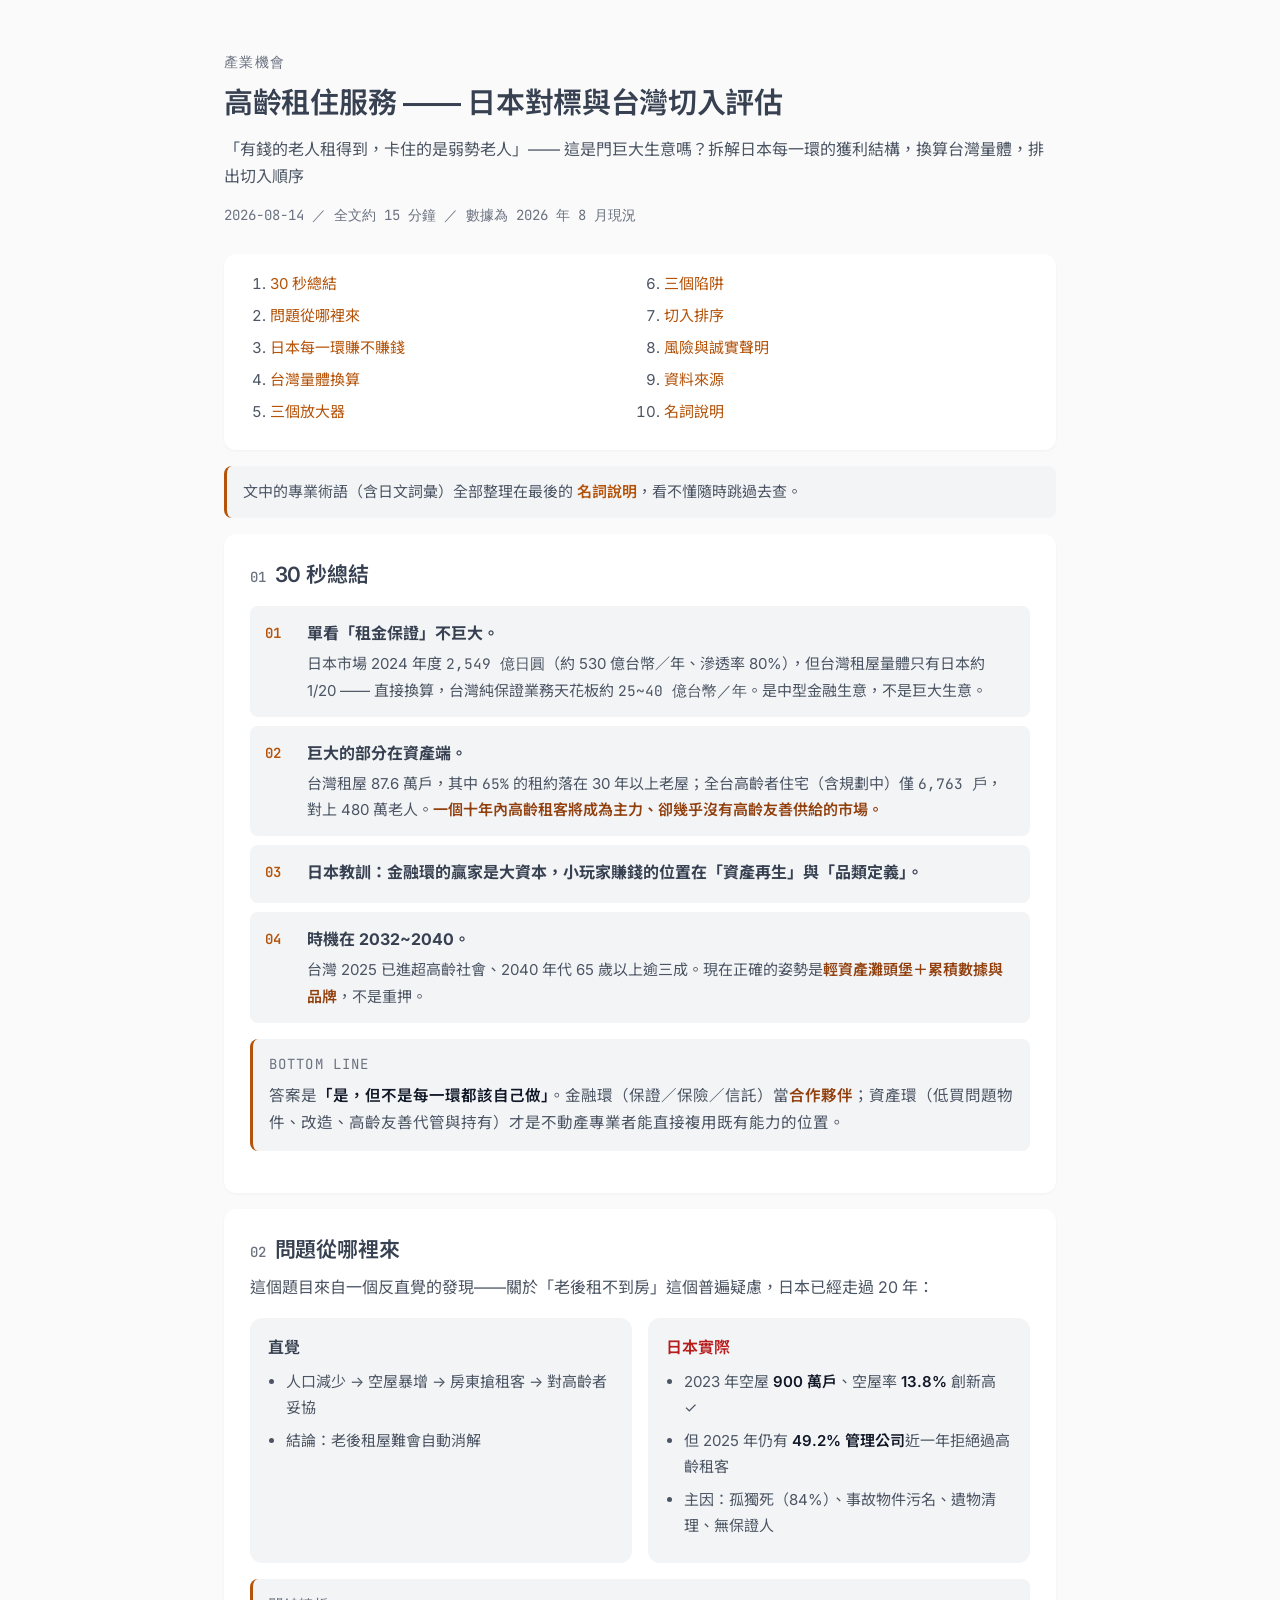
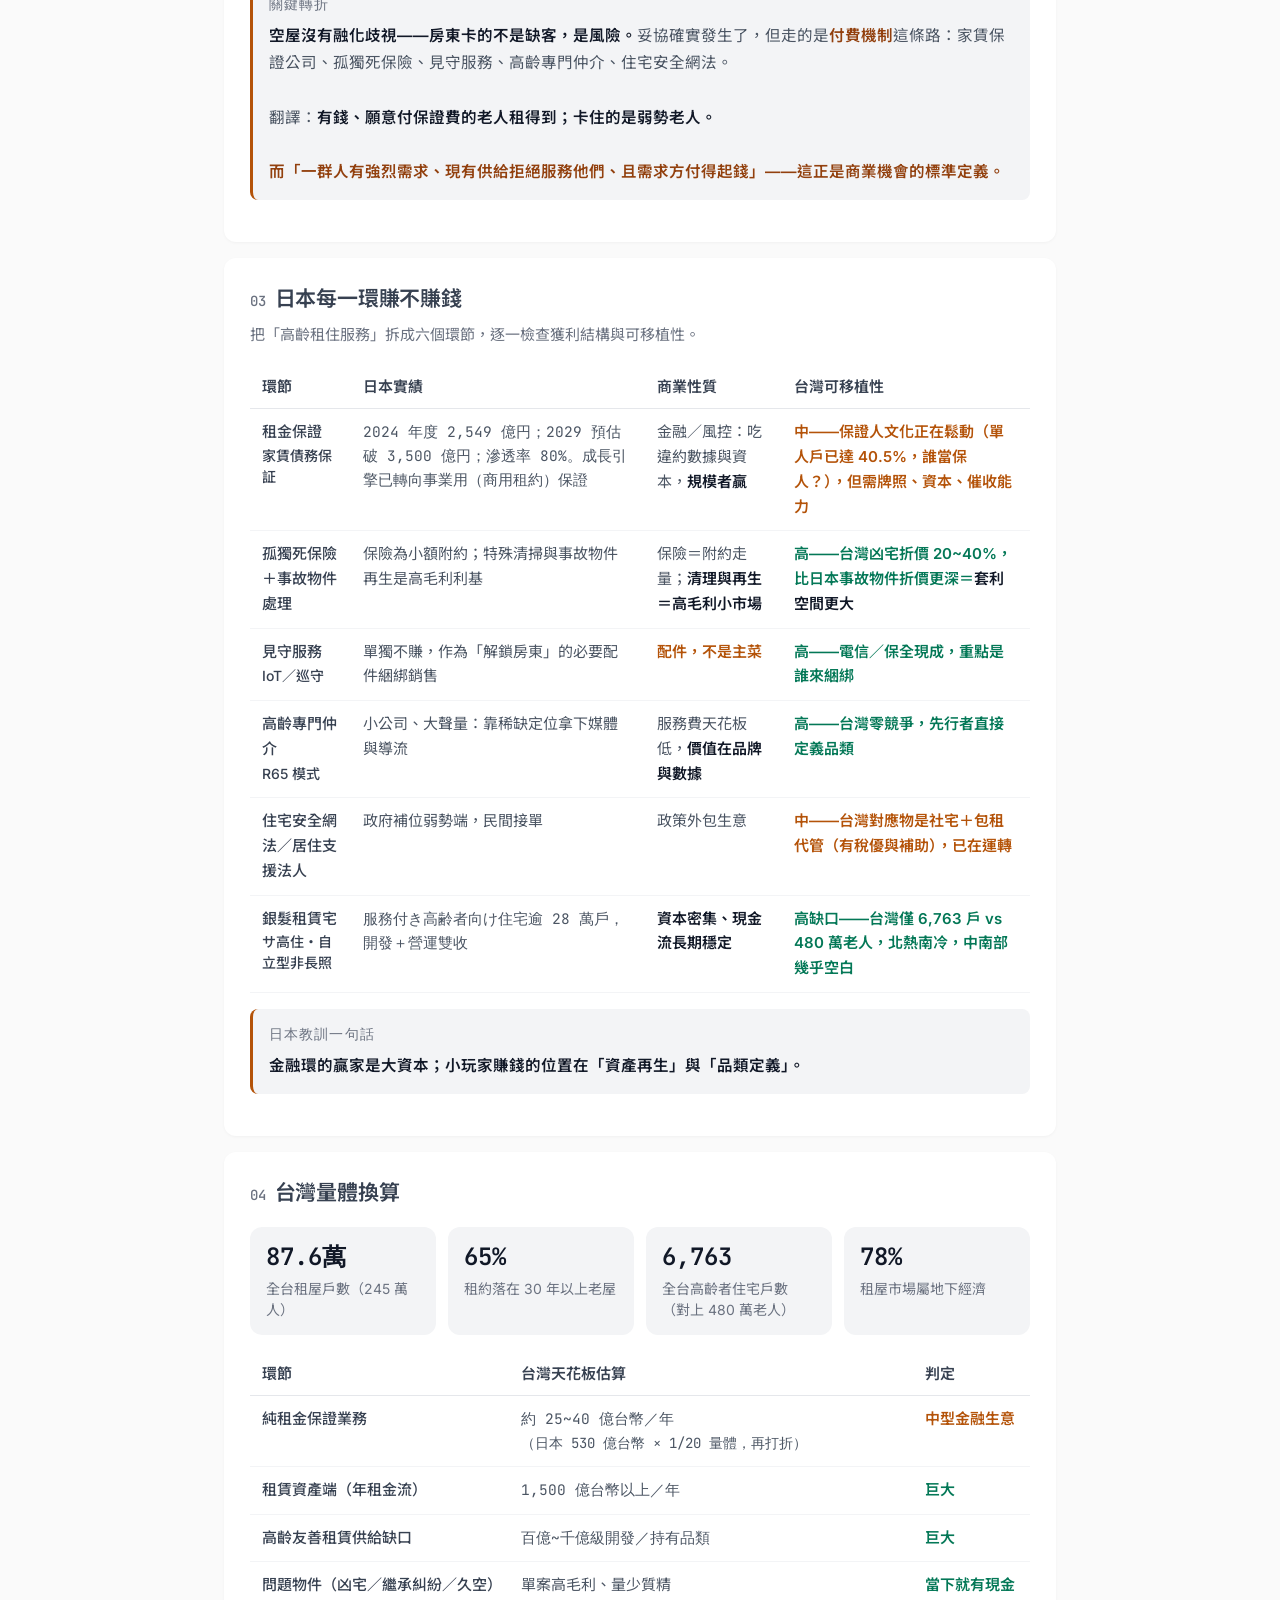
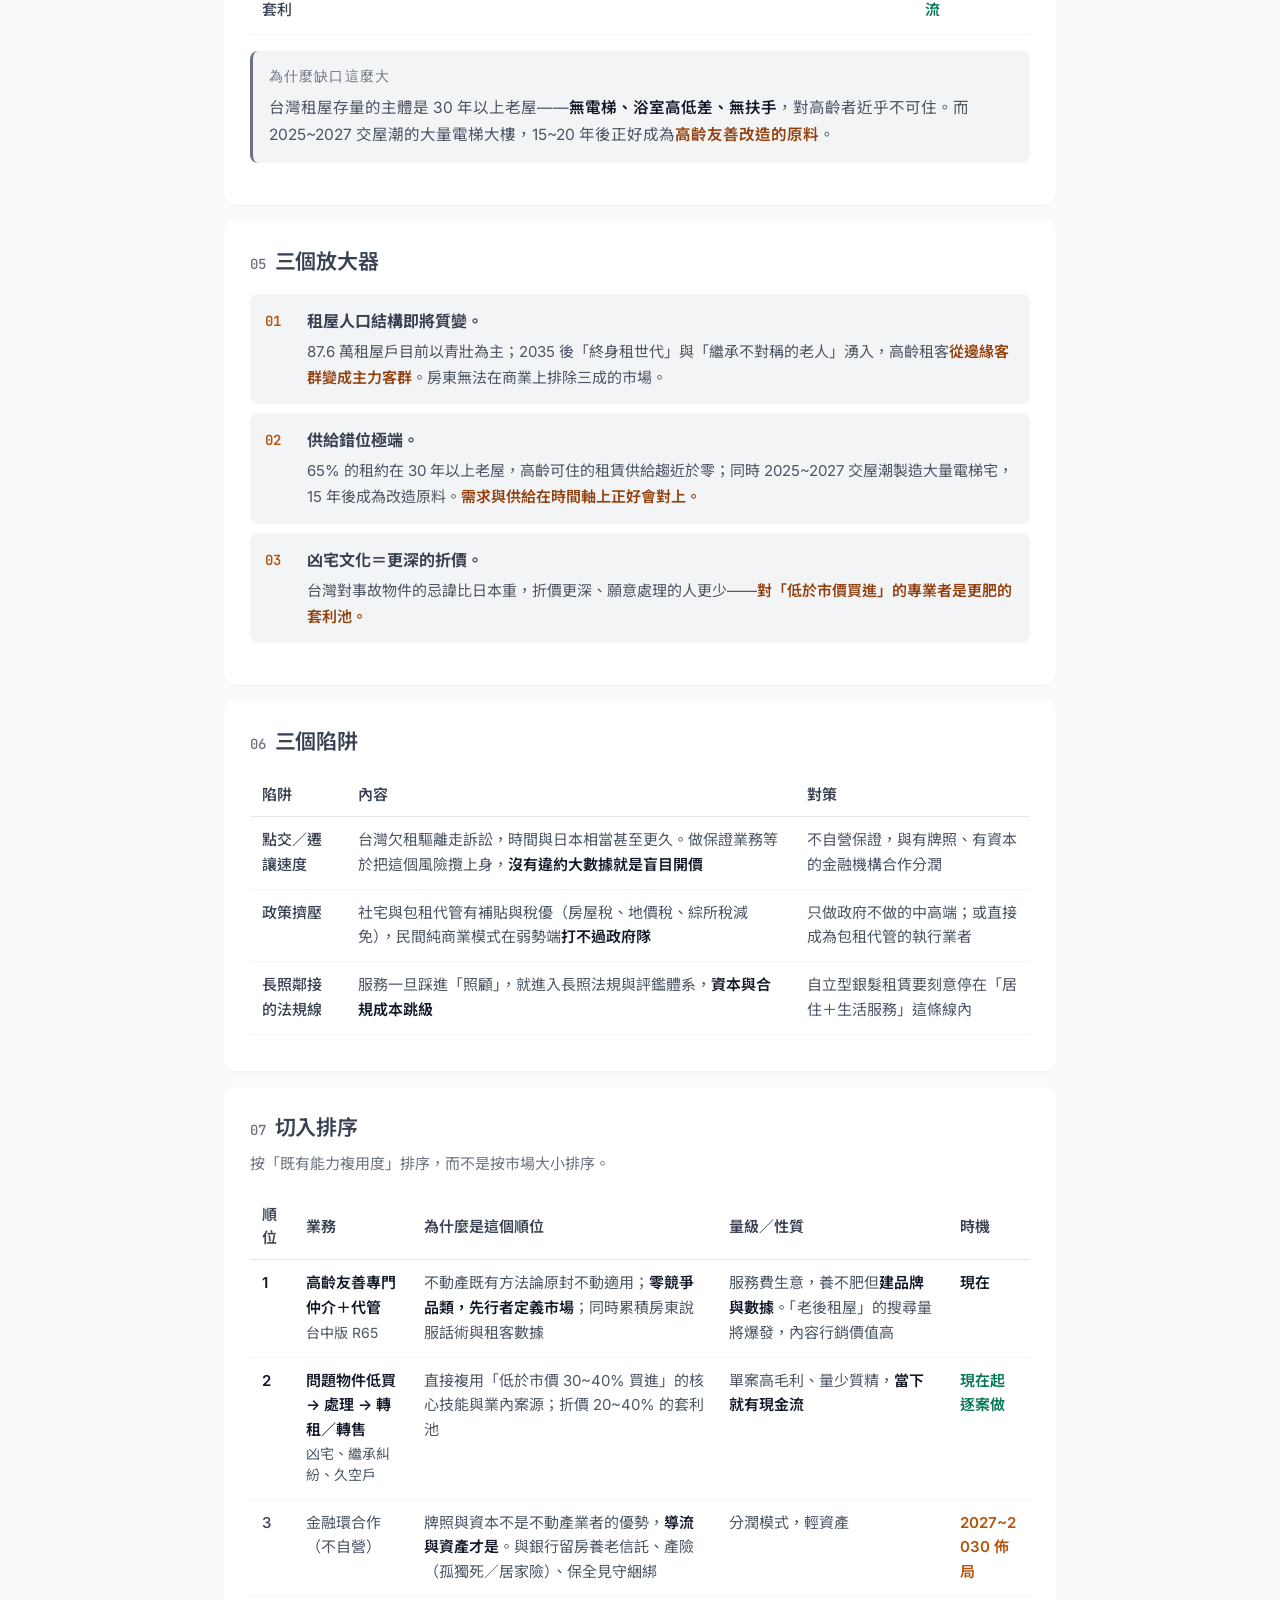
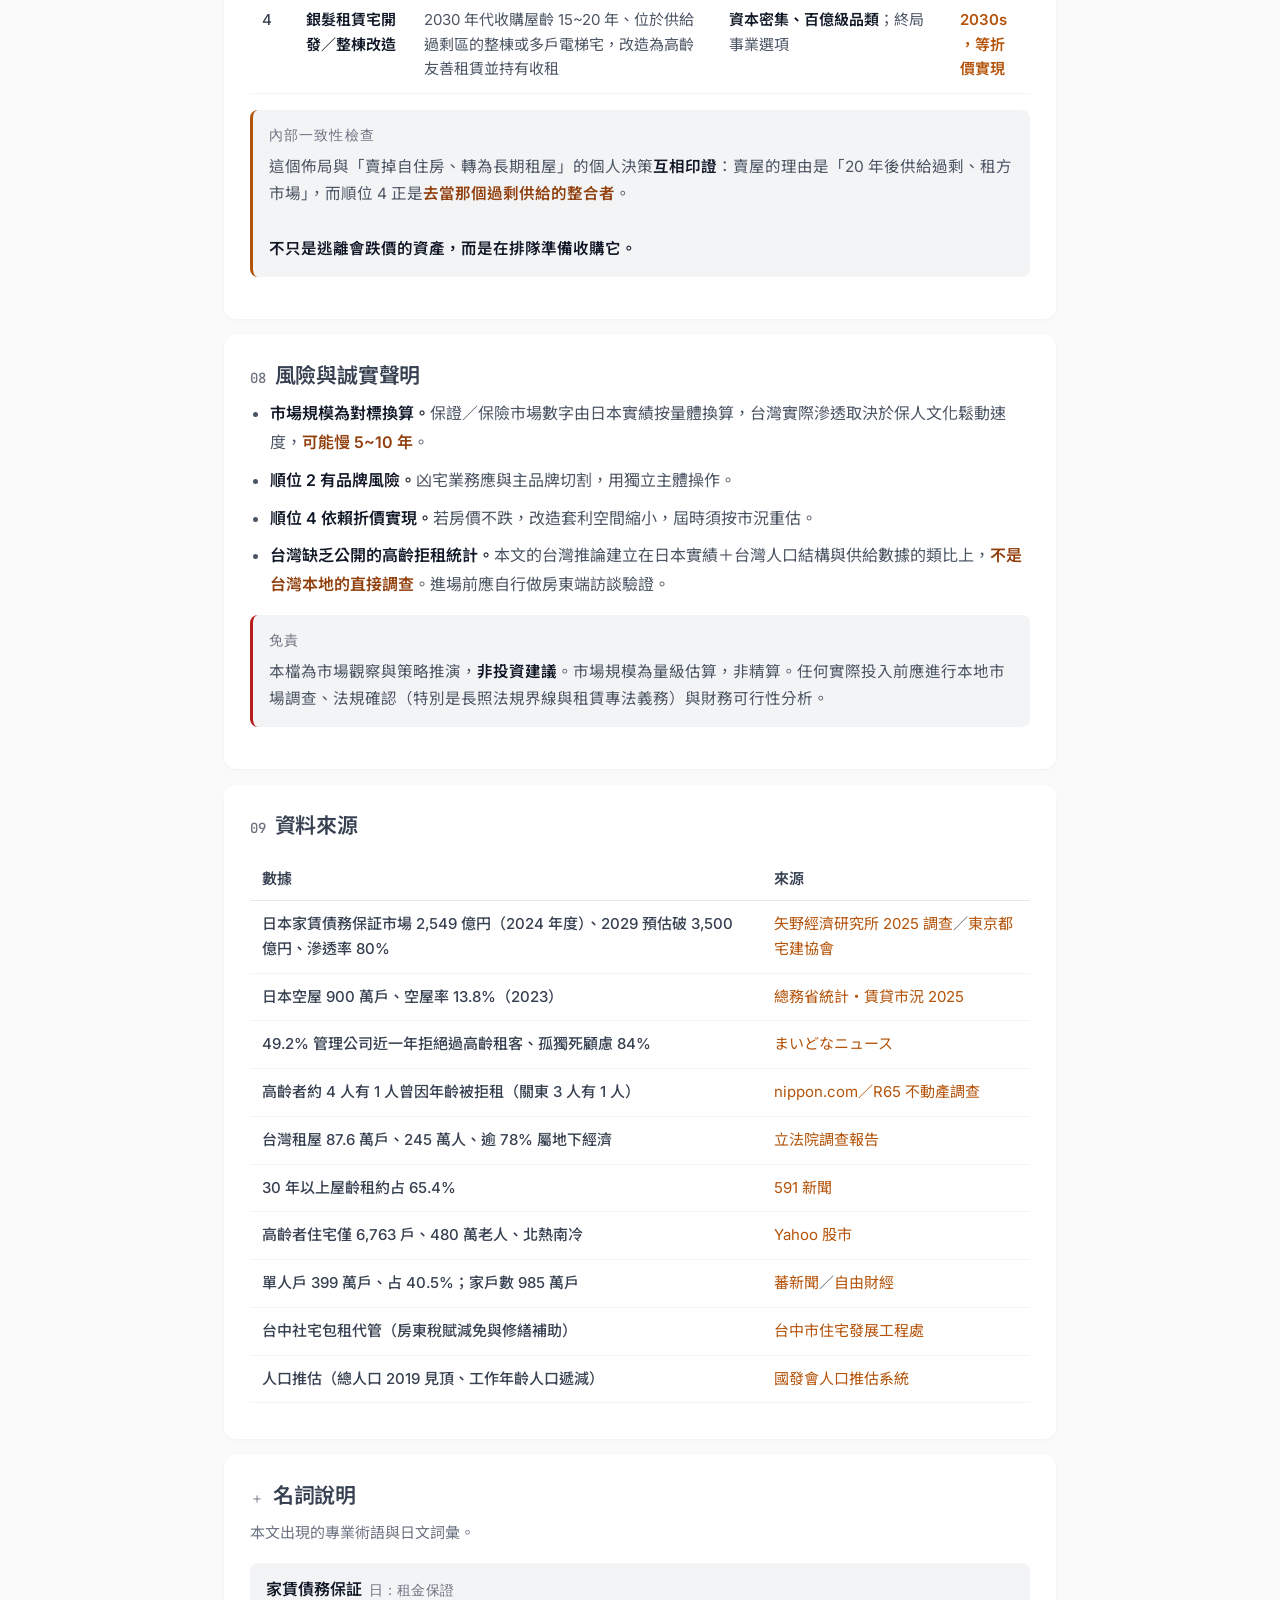
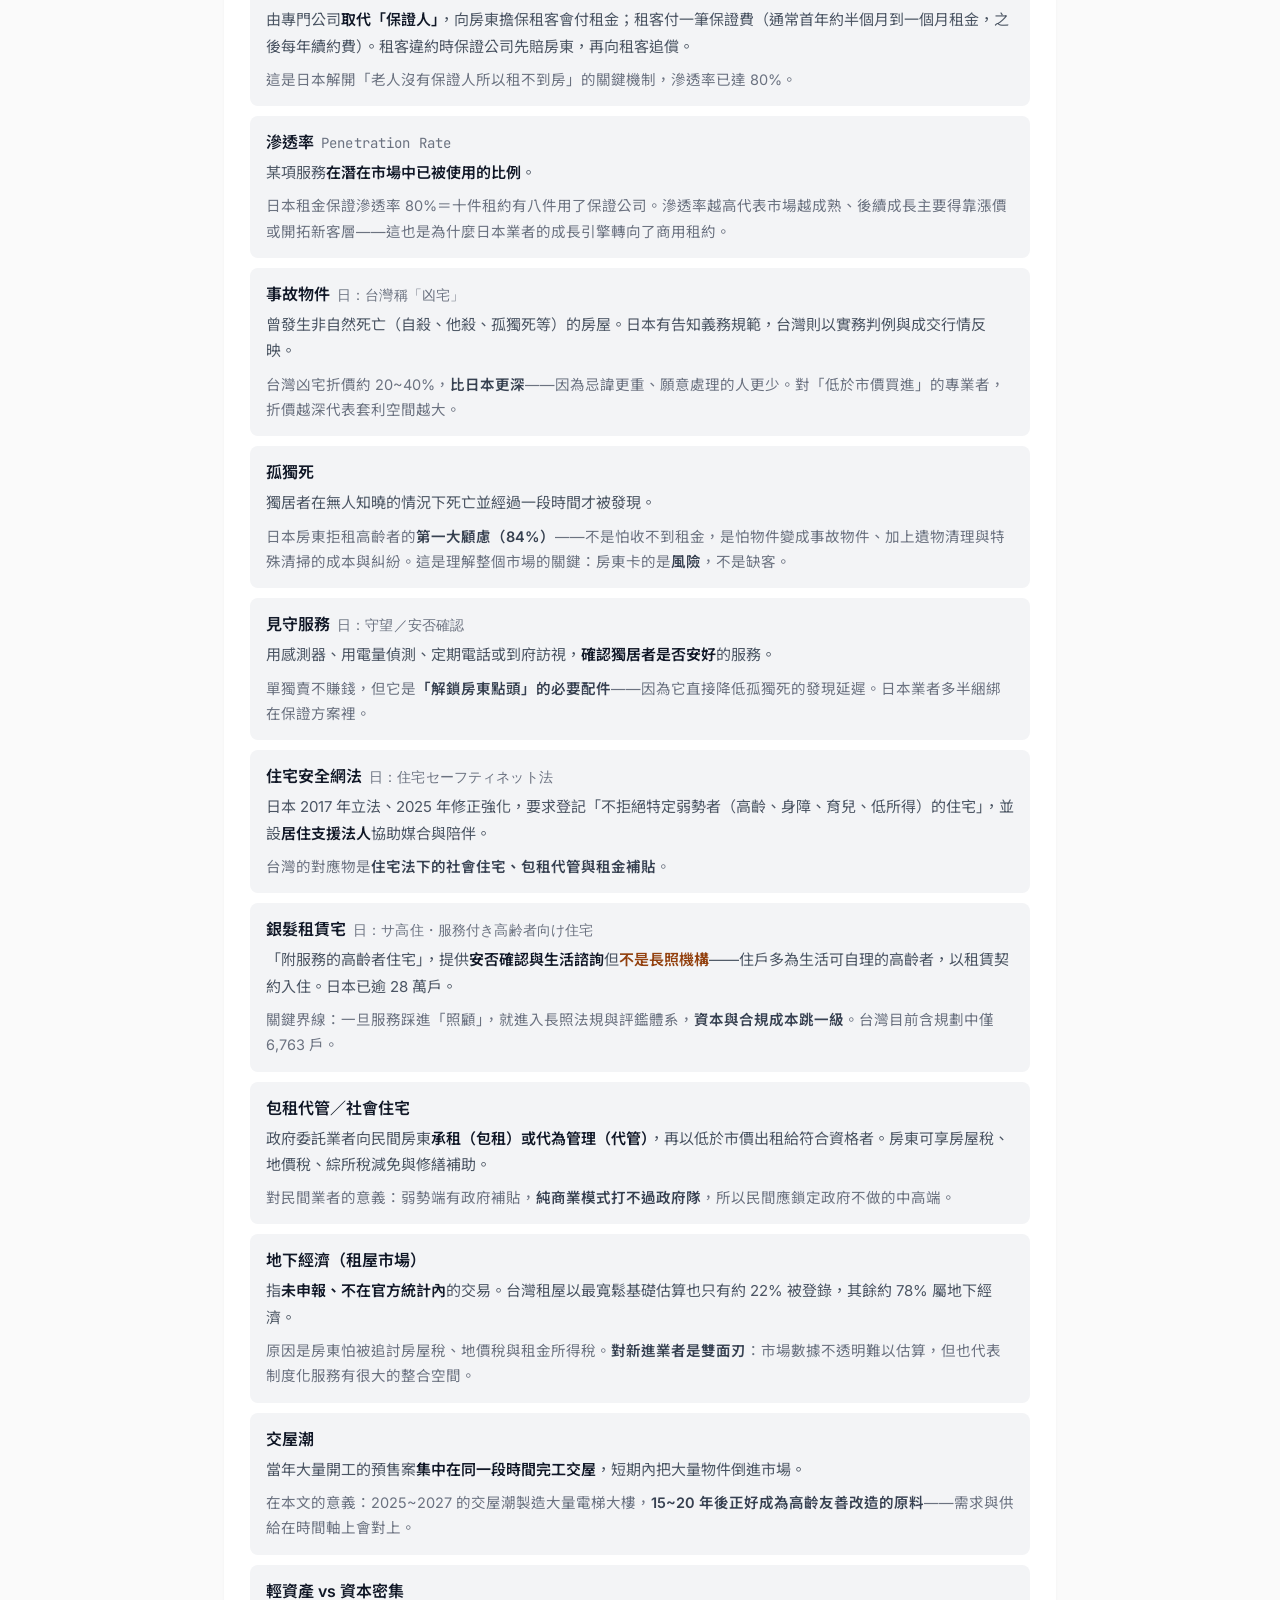
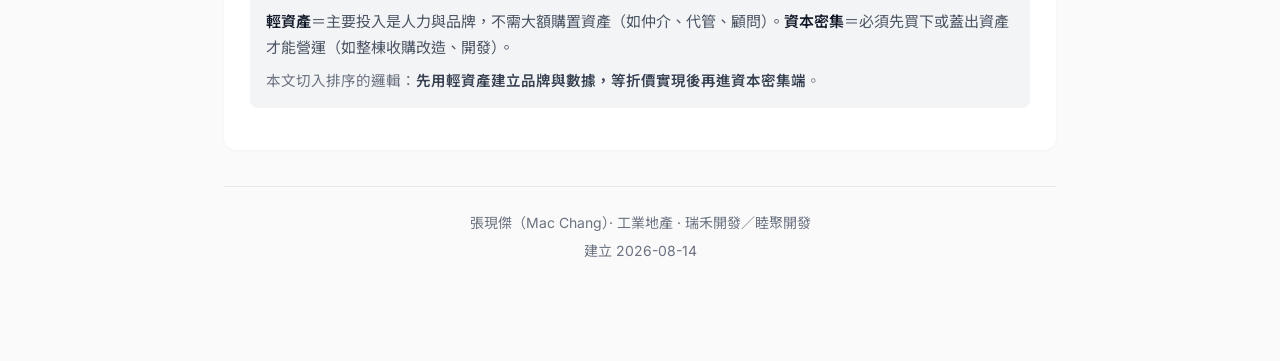
<file: senior-rental-market/index.html>
<!DOCTYPE html>
<html lang="zh-Hant">
<head>
<meta charset="UTF-8">
<meta name="viewport" content="width=device-width, initial-scale=1.0">
<title>高齡租住服務 — 日本對標與台灣切入評估</title>
<meta name="description" content="日本租金保證市場 2,549 億円的啟示：金融環不巨大、資產環才巨大。台灣市場規模、三個放大器與三個陷阱、四段切入排序。">
<link rel="preconnect" href="https://fonts.googleapis.com">
<link rel="preconnect" href="https://fonts.gstatic.com" crossorigin>
<link href="https://fonts.googleapis.com/css2?family=Inter:wght@400;500;600&family=Noto+Sans+TC:wght@400;500;700&family=JetBrains+Mono:wght@400;500&display=swap" rel="stylesheet">
<link rel="stylesheet" href="../assets/study.css">
</head>
<body>
<div class="wrap">

<header>
  <div class="eyebrow">產業機會</div>
  <h1>高齡租住服務 —— 日本對標與台灣切入評估</h1>
  <p class="sub">「有錢的老人租得到，卡住的是弱勢老人」—— 這是門巨大生意嗎？拆解日本每一環的獲利結構，換算台灣量體，排出切入順序</p>
  <div class="meta">2026-08-14 ／ 全文約 15 分鐘 ／ 數據為 2026 年 8 月現況</div>
</header>

<nav class="toc">
  <ol>
    <li><a href="#s1">30 秒總結</a></li>
    <li><a href="#s2">問題從哪裡來</a></li>
    <li><a href="#s3">日本每一環賺不賺錢</a></li>
    <li><a href="#s4">台灣量體換算</a></li>
    <li><a href="#s5">三個放大器</a></li>
    <li><a href="#s6">三個陷阱</a></li>
    <li><a href="#s7">切入排序</a></li>
    <li><a href="#s8">風險與誠實聲明</a></li>
    <li><a href="#s9">資料來源</a></li>
    <li><a href="#terms">名詞說明</a></li>
  </ol>
</nav>

<div class="termlink">文中的專業術語（含日文詞彙）全部整理在最後的 <a href="#terms">名詞說明</a>，看不懂隨時跳過去查。</div>

<!-- 1 -->
<section class="card" id="s1">
  <h2><span class="n">01</span>30 秒總結</h2>
  <div class="map">
    <div class="step"><div class="i">01</div><div class="t"><b>單看「租金保證」不巨大。</b>日本市場 2024 年度 <span class="num">2,549 億日圓</span>（約 530 億台幣／年、滲透率 80%），但台灣租屋量體只有日本約 1/20 —— 直接換算，台灣純保證業務天花板約 <span class="num">25~40 億台幣／年</span>。是中型金融生意，不是巨大生意。</div></div>
    <div class="step"><div class="i">02</div><div class="t"><b>巨大的部分在資產端。</b>台灣租屋 87.6 萬戶，其中 <span class="num">65%</span> 的租約落在 30 年以上老屋；全台高齡者住宅（含規劃中）僅 <span class="num">6,763 戶</span>，對上 480 萬老人。<em>一個十年內高齡租客將成為主力、卻幾乎沒有高齡友善供給的市場。</em></div></div>
    <div class="step"><div class="i">03</div><div class="t"><b>日本教訓：金融環的贏家是大資本，小玩家賺錢的位置在「資產再生」與「品類定義」。</b></div></div>
    <div class="step"><div class="i">04</div><div class="t"><b>時機在 2032~2040。</b>台灣 2025 已進超高齡社會、2040 年代 65 歲以上逾三成。現在正確的姿勢是<em>輕資產灘頭堡＋累積數據與品牌</em>，不是重押。</div></div>
  </div>
  <div class="call key">
    <span class="t">Bottom line</span>
    答案是<strong>「是，但不是每一環都該自己做」</strong>。金融環（保證／保險／信託）當<em>合作夥伴</em>；資產環（低買問題物件、改造、高齡友善代管與持有）才是不動產專業者能直接複用既有能力的位置。
  </div>
</section>

<!-- 2 -->
<section class="card" id="s2">
  <h2><span class="n">02</span>問題從哪裡來</h2>
  <p>這個題目來自一個反直覺的發現——關於「老後租不到房」這個普遍疑慮，日本已經走過 20 年：</p>

  <div class="g2">
    <div class="box">
      <h4>直覺</h4>
      <ul>
        <li>人口減少 → 空屋暴增 → 房東搶租客 → 對高齡者妥協</li>
        <li>結論：老後租屋難會自動消解</li>
      </ul>
    </div>
    <div class="box bad">
      <h4>日本實際</h4>
      <ul>
        <li>2023 年空屋 <strong>900 萬戶</strong>、空屋率 <strong>13.8%</strong> 創新高 ✓</li>
        <li>但 2025 年仍有 <strong>49.2% 管理公司</strong>近一年拒絕過高齡租客</li>
        <li>主因：孤獨死（84%）、事故物件污名、遺物清理、無保證人</li>
      </ul>
    </div>
  </div>

  <div class="call key">
    <span class="t">關鍵轉折</span>
    <strong>空屋沒有融化歧視——房東卡的不是缺客，是風險。</strong>妥協確實發生了，但走的是<em>付費機制</em>這條路：家賃保證公司、孤獨死保險、見守服務、高齡專門仲介、住宅安全網法。<br><br>
    翻譯：<strong>有錢、願意付保證費的老人租得到；卡住的是弱勢老人。</strong><br><br>
    <em>而「一群人有強烈需求、現有供給拒絕服務他們、且需求方付得起錢」——這正是商業機會的標準定義。</em>
  </div>
</section>

<!-- 3 -->
<section class="card" id="s3">
  <h2><span class="n">03</span>日本每一環賺不賺錢</h2>
  <p class="lead">把「高齡租住服務」拆成六個環節，逐一檢查獲利結構與可移植性。</p>

  <div class="tw"><table>
    <tr><th>環節</th><th>日本實績</th><th>商業性質</th><th>台灣可移植性</th></tr>
    <tr><td>租金保證<br><sub>家賃債務保証</sub></td><td class="num">2024 年度 2,549 億円；2029 預估破 3,500 億円；滲透率 80%。成長引擎已轉向事業用（商用租約）保證</td><td>金融／風控：吃違約數據與資本，<strong>規模者贏</strong></td><td class="warn">中——保證人文化正在鬆動（單人戶已達 40.5%，誰當保人？），但需牌照、資本、催收能力</td></tr>
    <tr><td>孤獨死保險＋事故物件處理</td><td>保險為小額附約；特殊清掃與事故物件再生是高毛利利基</td><td>保險＝附約走量；<strong>清理與再生＝高毛利小市場</strong></td><td class="yes">高——台灣凶宅折價 20~40%，比日本事故物件折價更深＝<strong>套利空間更大</strong></td></tr>
    <tr><td>見守服務<br><sub>IoT／巡守</sub></td><td>單獨不賺，作為「解鎖房東」的必要配件綑綁銷售</td><td class="warn">配件，不是主菜</td><td class="yes">高——電信／保全現成，重點是誰來綑綁</td></tr>
    <tr><td>高齡專門仲介<br><sub>R65 模式</sub></td><td>小公司、大聲量：靠稀缺定位拿下媒體與導流</td><td>服務費天花板低，<strong>價值在品牌與數據</strong></td><td class="yes">高——台灣零競爭，先行者直接定義品類</td></tr>
    <tr><td>住宅安全網法／居住支援法人</td><td>政府補位弱勢端，民間接單</td><td>政策外包生意</td><td class="warn">中——台灣對應物是社宅＋包租代管（有稅優與補助），已在運轉</td></tr>
    <tr><td>銀髮租賃宅<br><sub>サ高住・自立型非長照</sub></td><td class="num">服務付き高齢者向け住宅逾 28 萬戶，開發＋營運雙收</td><td><strong>資本密集、現金流長期穩定</strong></td><td class="yes">高缺口——台灣僅 6,763 戶 vs 480 萬老人，北熱南冷，中南部幾乎空白</td></tr>
  </table></div>

  <div class="call key">
    <span class="t">日本教訓一句話</span>
    <strong>金融環的贏家是大資本；小玩家賺錢的位置在「資產再生」與「品類定義」。</strong>
  </div>
</section>

<!-- 4 -->
<section class="card" id="s4">
  <h2><span class="n">04</span>台灣量體換算</h2>

  <div class="kpis">
    <div class="kpi"><div class="v">87.6萬</div><div class="l">全台租屋戶數（245 萬人）</div></div>
    <div class="kpi"><div class="v">65%</div><div class="l">租約落在 30 年以上老屋</div></div>
    <div class="kpi"><div class="v">6,763</div><div class="l">全台高齡者住宅戶數<br>（對上 480 萬老人）</div></div>
    <div class="kpi"><div class="v">78%</div><div class="l">租屋市場屬地下經濟</div></div>
  </div>

  <div class="tw"><table>
    <tr><th>環節</th><th>台灣天花板估算</th><th>判定</th></tr>
    <tr><td>純租金保證業務</td><td class="num">約 25~40 億台幣／年<sub>（日本 530 億台幣 × 1/20 量體，再打折）</sub></td><td class="warn">中型金融生意</td></tr>
    <tr><td>租賃資產端（年租金流）</td><td class="num">1,500 億台幣以上／年</td><td class="yes">巨大</td></tr>
    <tr><td>高齡友善租賃供給缺口</td><td class="num">百億~千億級開發／持有品類</td><td class="yes">巨大</td></tr>
    <tr><td>問題物件（凶宅／繼承糾紛／久空）套利</td><td>單案高毛利、量少質精</td><td class="yes">當下就有現金流</td></tr>
  </table></div>

  <div class="call">
    <span class="t">為什麼缺口這麼大</span>
    台灣租屋存量的主體是 30 年以上老屋——<strong>無電梯、浴室高低差、無扶手</strong>，對高齡者近乎不可住。而 2025~2027 交屋潮的大量電梯大樓，15~20 年後正好成為<em>高齡友善改造的原料</em>。
  </div>
</section>

<!-- 5 -->
<section class="card" id="s5">
  <h2><span class="n">05</span>三個放大器</h2>
  <div class="map">
    <div class="step"><div class="i">01</div><div class="t"><b>租屋人口結構即將質變。</b>87.6 萬租屋戶目前以青壯為主；2035 後「終身租世代」與「繼承不對稱的老人」湧入，高齡租客<em>從邊緣客群變成主力客群</em>。房東無法在商業上排除三成的市場。</div></div>
    <div class="step"><div class="i">02</div><div class="t"><b>供給錯位極端。</b>65% 的租約在 30 年以上老屋，高齡可住的租賃供給趨近於零；同時 2025~2027 交屋潮製造大量電梯宅，15 年後成為改造原料。<em>需求與供給在時間軸上正好會對上。</em></div></div>
    <div class="step"><div class="i">03</div><div class="t"><b>凶宅文化＝更深的折價。</b>台灣對事故物件的忌諱比日本重，折價更深、願意處理的人更少——<em>對「低於市價買進」的專業者是更肥的套利池。</em></div></div>
  </div>
</section>

<!-- 6 -->
<section class="card" id="s6">
  <h2><span class="n">06</span>三個陷阱</h2>
  <div class="tw"><table>
    <tr><th>陷阱</th><th>內容</th><th>對策</th></tr>
    <tr><td class="no">點交／遷讓速度</td><td>台灣欠租驅離走訴訟，時間與日本相當甚至更久。做保證業務等於把這個風險攬上身，<strong>沒有違約大數據就是盲目開價</strong></td><td>不自營保證，與有牌照、有資本的金融機構合作分潤</td></tr>
    <tr><td class="no">政策擠壓</td><td>社宅與包租代管有補貼與稅優（房屋稅、地價稅、綜所稅減免），民間純商業模式在弱勢端<strong>打不過政府隊</strong></td><td>只做政府不做的中高端；或直接成為包租代管的執行業者</td></tr>
    <tr><td class="no">長照鄰接的法規線</td><td>服務一旦踩進「照顧」，就進入長照法規與評鑑體系，<strong>資本與合規成本跳級</strong></td><td>自立型銀髮租賃要刻意停在「居住＋生活服務」這條線內</td></tr>
  </table></div>
</section>

<!-- 7 -->
<section class="card" id="s7">
  <h2><span class="n">07</span>切入排序</h2>
  <p class="lead">按「既有能力複用度」排序，而不是按市場大小排序。</p>

  <div class="tw"><table>
    <tr><th>順位</th><th>業務</th><th>為什麼是這個順位</th><th>量級／性質</th><th>時機</th></tr>
    <tr><td class="yes"><strong>1</strong></td><td><strong>高齡友善專門仲介＋代管</strong><br><sub>台中版 R65</sub></td><td>不動產既有方法論原封不動適用；<strong>零競爭品類，先行者定義市場</strong>；同時累積房東說服話術與租客數據</td><td>服務費生意，養不肥但<strong>建品牌與數據</strong>。「老後租屋」的搜尋量將爆發，內容行銷價值高</td><td class="yes"><strong>現在</strong></td></tr>
    <tr><td class="yes"><strong>2</strong></td><td><strong>問題物件低買 → 處理 → 轉租／轉售</strong><br><sub>凶宅、繼承糾紛、久空戶</sub></td><td>直接複用「低於市價 30~40% 買進」的核心技能與業內案源；折價 20~40% 的套利池</td><td>單案高毛利、量少質精，<strong>當下就有現金流</strong></td><td class="yes">現在起逐案做</td></tr>
    <tr><td>3</td><td>金融環合作（不自營）</td><td>牌照與資本不是不動產業者的優勢，<strong>導流與資產才是</strong>。與銀行留房養老信託、產險（孤獨死／居家險）、保全見守綑綁</td><td>分潤模式，輕資產</td><td class="warn">2027~2030 佈局</td></tr>
    <tr><td>4</td><td><strong>銀髮租賃宅開發／整棟改造</strong></td><td>2030 年代收購屋齡 15~20 年、位於供給過剩區的整棟或多戶電梯宅，改造為高齡友善租賃並持有收租</td><td><strong>資本密集、百億級品類</strong>；終局事業選項</td><td class="warn">2030s，等折價實現</td></tr>
  </table></div>

  <div class="call key">
    <span class="t">內部一致性檢查</span>
    這個佈局與「賣掉自住房、轉為長期租屋」的個人決策<strong>互相印證</strong>：賣屋的理由是「20 年後供給過剩、租方市場」，而順位 4 正是<em>去當那個過剩供給的整合者</em>。<br><br>
    <strong>不只是逃離會跌價的資產，而是在排隊準備收購它。</strong>
  </div>
</section>

<!-- 8 -->
<section class="card" id="s8">
  <h2><span class="n">08</span>風險與誠實聲明</h2>
  <ul>
    <li><strong>市場規模為對標換算。</strong>保證／保險市場數字由日本實績按量體換算，台灣實際滲透取決於保人文化鬆動速度，<em>可能慢 5~10 年</em>。</li>
    <li><strong>順位 2 有品牌風險。</strong>凶宅業務應與主品牌切割，用獨立主體操作。</li>
    <li><strong>順位 4 依賴折價實現。</strong>若房價不跌，改造套利空間縮小，屆時須按市況重估。</li>
    <li><strong>台灣缺乏公開的高齡拒租統計。</strong>本文的台灣推論建立在日本實績＋台灣人口結構與供給數據的類比上，<em>不是台灣本地的直接調查</em>。進場前應自行做房東端訪談驗證。</li>
  </ul>

  <div class="call danger">
    <span class="t">免責</span>
    本檔為市場觀察與策略推演，<strong>非投資建議</strong>。市場規模為量級估算，非精算。任何實際投入前應進行本地市場調查、法規確認（特別是長照法規界線與租賃專法義務）與財務可行性分析。
  </div>
</section>

<!-- 9 -->
<section class="card" id="s9">
  <h2><span class="n">09</span>資料來源</h2>
  <div class="tw"><table>
    <tr><th>數據</th><th>來源</th></tr>
    <tr><td>日本家賃債務保証市場 2,549 億円（2024 年度）、2029 預估破 3,500 億円、滲透率 80%</td><td><a href="https://www.dreamnews.jp/press/0000321794" target="_blank" rel="noopener">矢野經濟研究所 2025 調查</a>／<a href="https://www.tokyo-takken.or.jp/re-port/78927" target="_blank" rel="noopener">東京都宅建協會</a></td></tr>
    <tr><td>日本空屋 900 萬戶、空屋率 13.8%（2023）</td><td><a href="https://rent.landnet.co.jp/topics/22448/" target="_blank" rel="noopener">總務省統計・賃貸市況 2025</a></td></tr>
    <tr><td>49.2% 管理公司近一年拒絕過高齡租客、孤獨死顧慮 84%</td><td><a href="https://news.yahoo.co.jp/articles/32e2241885face5fd41e4040a8eaff0d10f32afd" target="_blank" rel="noopener">まいどなニュース</a></td></tr>
    <tr><td>高齡者約 4 人有 1 人曾因年齡被拒租（關東 3 人有 1 人）</td><td><a href="https://www.nippon.com/ja/japan-data/h02529/" target="_blank" rel="noopener">nippon.com／R65 不動產調查</a></td></tr>
    <tr><td>台灣租屋 87.6 萬戶、245 萬人、逾 78% 屬地下經濟</td><td><a href="https://www.ly.gov.tw/Pages/Detail.aspx?nodeid=45658&pid=221168" target="_blank" rel="noopener">立法院調查報告</a></td></tr>
    <tr><td>30 年以上屋齡租約占 65.4%</td><td><a href="https://news.591.com.tw/news/11592" target="_blank" rel="noopener">591 新聞</a></td></tr>
    <tr><td>高齡者住宅僅 6,763 戶、480 萬老人、北熱南冷</td><td><a href="https://tw.stock.yahoo.com/news/%E7%A4%BE%E6%9C%83-480%E8%90%AC%E8%80%81%E4%BA%BA-%E9%AB%98%E9%BD%A1%E8%80%85%E4%BD%8F%E5%AE%85%E5%8C%97%E7%86%B1%E5%8D%97%E5%86%B7-000504110.html" target="_blank" rel="noopener">Yahoo 股市</a></td></tr>
    <tr><td>單人戶 399 萬戶、占 40.5%；家戶數 985 萬戶</td><td><a href="https://n.yam.com/Article/20260811383823" target="_blank" rel="noopener">蕃新聞</a>／<a href="https://ec.ltn.com.tw/article/breakingnews/5535915" target="_blank" rel="noopener">自由財經</a></td></tr>
    <tr><td>台中社宅包租代管（房東稅賦減免與修繕補助）</td><td><a href="https://thd.taichung.gov.tw/981499/981508/981529/3658821" target="_blank" rel="noopener">台中市住宅發展工程處</a></td></tr>
    <tr><td>人口推估（總人口 2019 見頂、工作年齡人口遞減）</td><td><a href="https://pop-proj.ndc.gov.tw/" target="_blank" rel="noopener">國發會人口推估系統</a></td></tr>
  </table></div>
</section>

<!-- terms -->
<section class="card" id="terms">
  <h2><span class="n">＋</span>名詞說明</h2>
  <p class="lead">本文出現的專業術語與日文詞彙。</p>
  <dl class="gloss">

    <div class="g"><dt>家賃債務保証<span class="en">日：租金保證</span></dt>
    <dd>由專門公司<strong>取代「保證人」</strong>，向房東擔保租客會付租金；租客付一筆保證費（通常首年約半個月到一個月租金，之後每年續約費）。租客違約時保證公司先賠房東，再向租客追償。
    <span class="eg">這是日本解開「老人沒有保證人所以租不到房」的關鍵機制，滲透率已達 80%。</span></dd></div>

    <div class="g"><dt>滲透率<span class="en">Penetration Rate</span></dt>
    <dd>某項服務<strong>在潛在市場中已被使用的比例</strong>。
    <span class="eg">日本租金保證滲透率 80%＝十件租約有八件用了保證公司。滲透率越高代表市場越成熟、後續成長主要得靠漲價或開拓新客層——這也是為什麼日本業者的成長引擎轉向了商用租約。</span></dd></div>

    <div class="g"><dt>事故物件<span class="en">日：台灣稱「凶宅」</span></dt>
    <dd>曾發生非自然死亡（自殺、他殺、孤獨死等）的房屋。日本有告知義務規範，台灣則以實務判例與成交行情反映。
    <span class="eg">台灣凶宅折價約 20~40%，<b>比日本更深</b>——因為忌諱更重、願意處理的人更少。對「低於市價買進」的專業者，折價越深代表套利空間越大。</span></dd></div>

    <div class="g"><dt>孤獨死</dt>
    <dd>獨居者在無人知曉的情況下死亡並經過一段時間才被發現。
    <span class="eg">日本房東拒租高齡者的<b>第一大顧慮（84%）</b>——不是怕收不到租金，是怕物件變成事故物件、加上遺物清理與特殊清掃的成本與糾紛。這是理解整個市場的關鍵：房東卡的是<b>風險</b>，不是缺客。</span></dd></div>

    <div class="g"><dt>見守服務<span class="en">日：守望／安否確認</span></dt>
    <dd>用感測器、用電量偵測、定期電話或到府訪視，<strong>確認獨居者是否安好</strong>的服務。
    <span class="eg">單獨賣不賺錢，但它是<b>「解鎖房東點頭」的必要配件</b>——因為它直接降低孤獨死的發現延遲。日本業者多半綑綁在保證方案裡。</span></dd></div>

    <div class="g"><dt>住宅安全網法<span class="en">日：住宅セーフティネット法</span></dt>
    <dd>日本 2017 年立法、2025 年修正強化，要求登記「不拒絕特定弱勢者（高齡、身障、育兒、低所得）的住宅」，並設<strong>居住支援法人</strong>協助媒合與陪伴。
    <span class="eg">台灣的對應物是<b>住宅法下的社會住宅、包租代管與租金補貼</b>。</span></dd></div>

    <div class="g"><dt>銀髮租賃宅<span class="en">日：サ高住・服務付き高齢者向け住宅</span></dt>
    <dd>「附服務的高齡者住宅」，提供<strong>安否確認與生活諮詢</strong>但<em>不是長照機構</em>——住戶多為生活可自理的高齡者，以租賃契約入住。日本已逾 28 萬戶。
    <span class="eg">關鍵界線：一旦服務踩進「照顧」，就進入長照法規與評鑑體系，<b>資本與合規成本跳一級</b>。台灣目前含規劃中僅 6,763 戶。</span></dd></div>

    <div class="g"><dt>包租代管／社會住宅</dt>
    <dd>政府委託業者向民間房東<strong>承租（包租）或代為管理（代管）</strong>，再以低於市價出租給符合資格者。房東可享房屋稅、地價稅、綜所稅減免與修繕補助。
    <span class="eg">對民間業者的意義：弱勢端有政府補貼，<b>純商業模式打不過政府隊</b>，所以民間應鎖定政府不做的中高端。</span></dd></div>

    <div class="g"><dt>地下經濟（租屋市場）</dt>
    <dd>指<strong>未申報、不在官方統計內</strong>的交易。台灣租屋以最寬鬆基礎估算也只有約 22% 被登錄，其餘約 78% 屬地下經濟。
    <span class="eg">原因是房東怕被追討房屋稅、地價稅與租金所得稅。<b>對新進業者是雙面刃</b>：市場數據不透明難以估算，但也代表制度化服務有很大的整合空間。</span></dd></div>

    <div class="g"><dt>交屋潮</dt>
    <dd>當年大量開工的預售案<strong>集中在同一段時間完工交屋</strong>，短期內把大量物件倒進市場。
    <span class="eg">在本文的意義：2025~2027 的交屋潮製造大量電梯大樓，<b>15~20 年後正好成為高齡友善改造的原料</b>——需求與供給在時間軸上會對上。</span></dd></div>

    <div class="g"><dt>輕資產 vs 資本密集</dt>
    <dd><strong>輕資產</strong>＝主要投入是人力與品牌，不需大額購置資產（如仲介、代管、顧問）。<strong>資本密集</strong>＝必須先買下或蓋出資產才能營運（如整棟收購改造、開發）。
    <span class="eg">本文切入排序的邏輯：<b>先用輕資產建立品牌與數據，等折價實現後再進資本密集端</b>。</span></dd></div>

  </dl>
</section>

<footer>
  張現傑（Mac Chang）· 工業地產 · 瑞禾開發／睦聚開發<br>
  建立 2026-08-14
</footer>

</div>
</body>
</html>
</file>
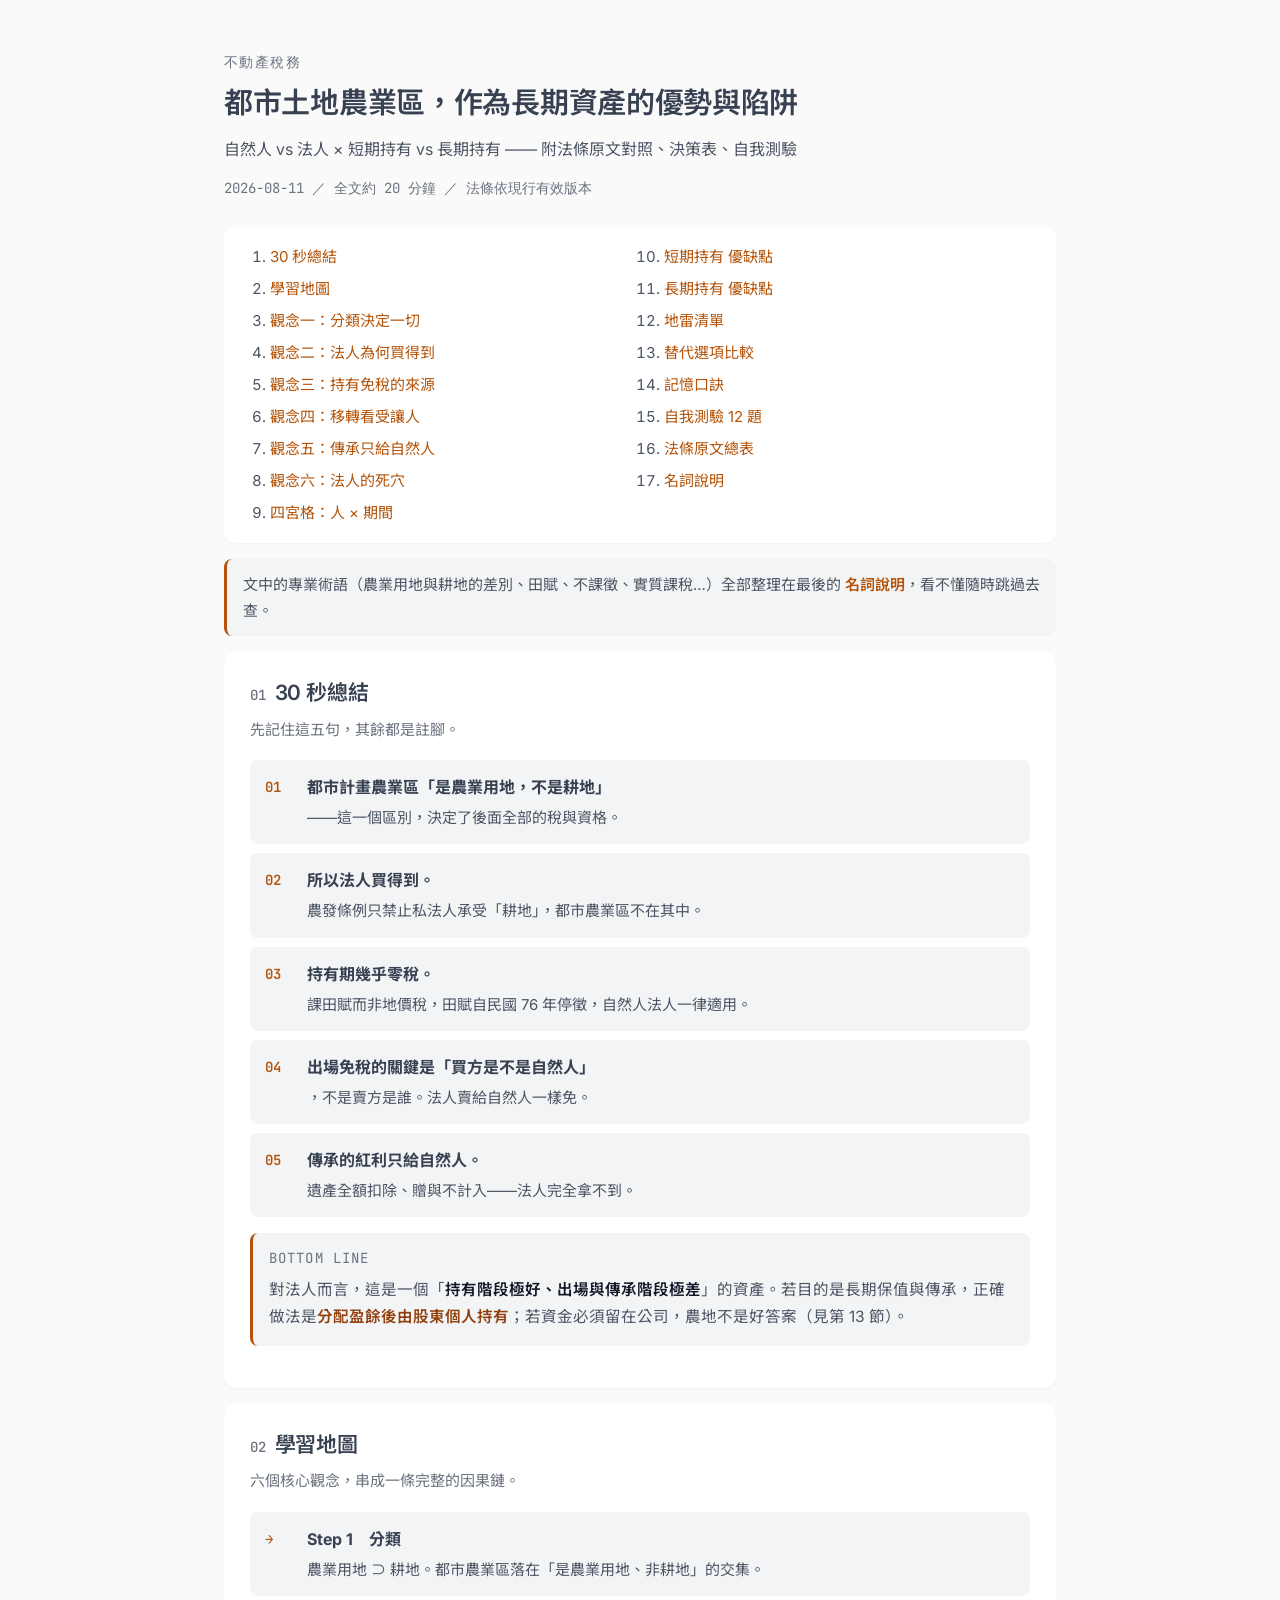
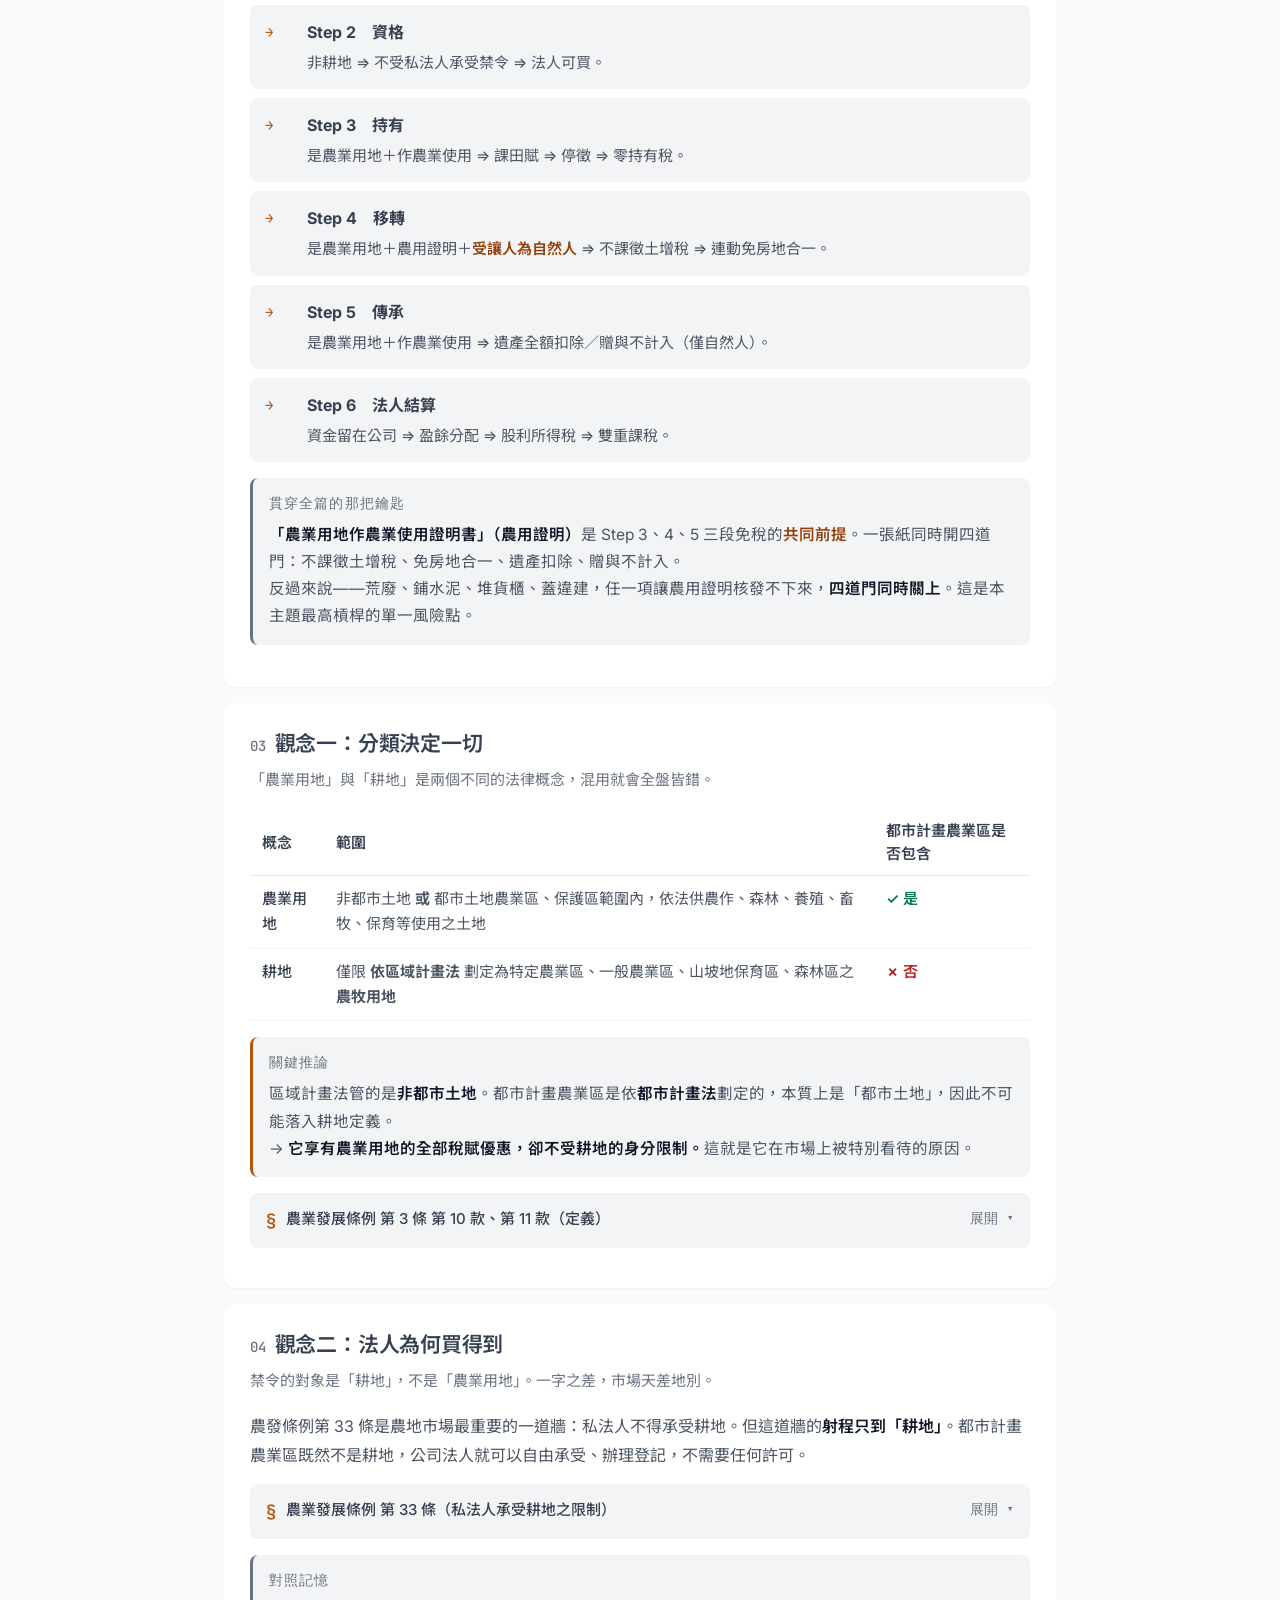
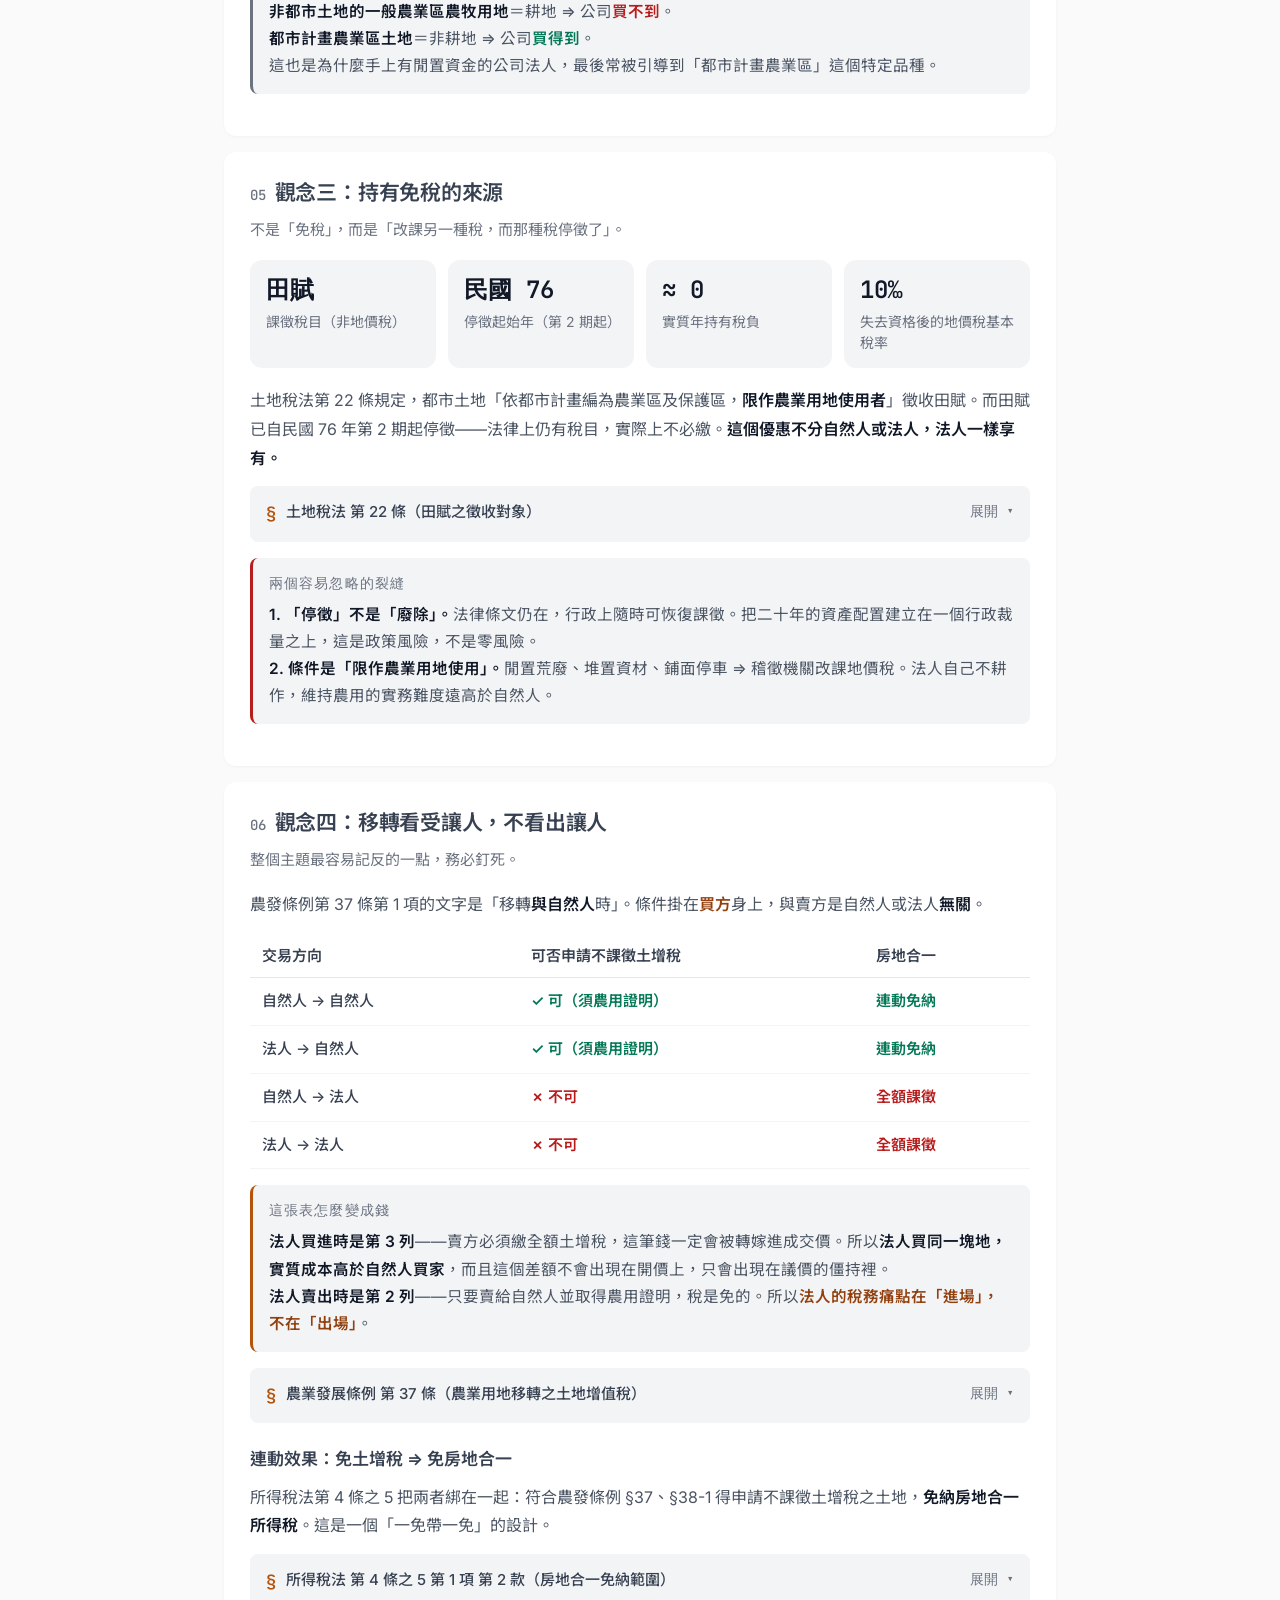
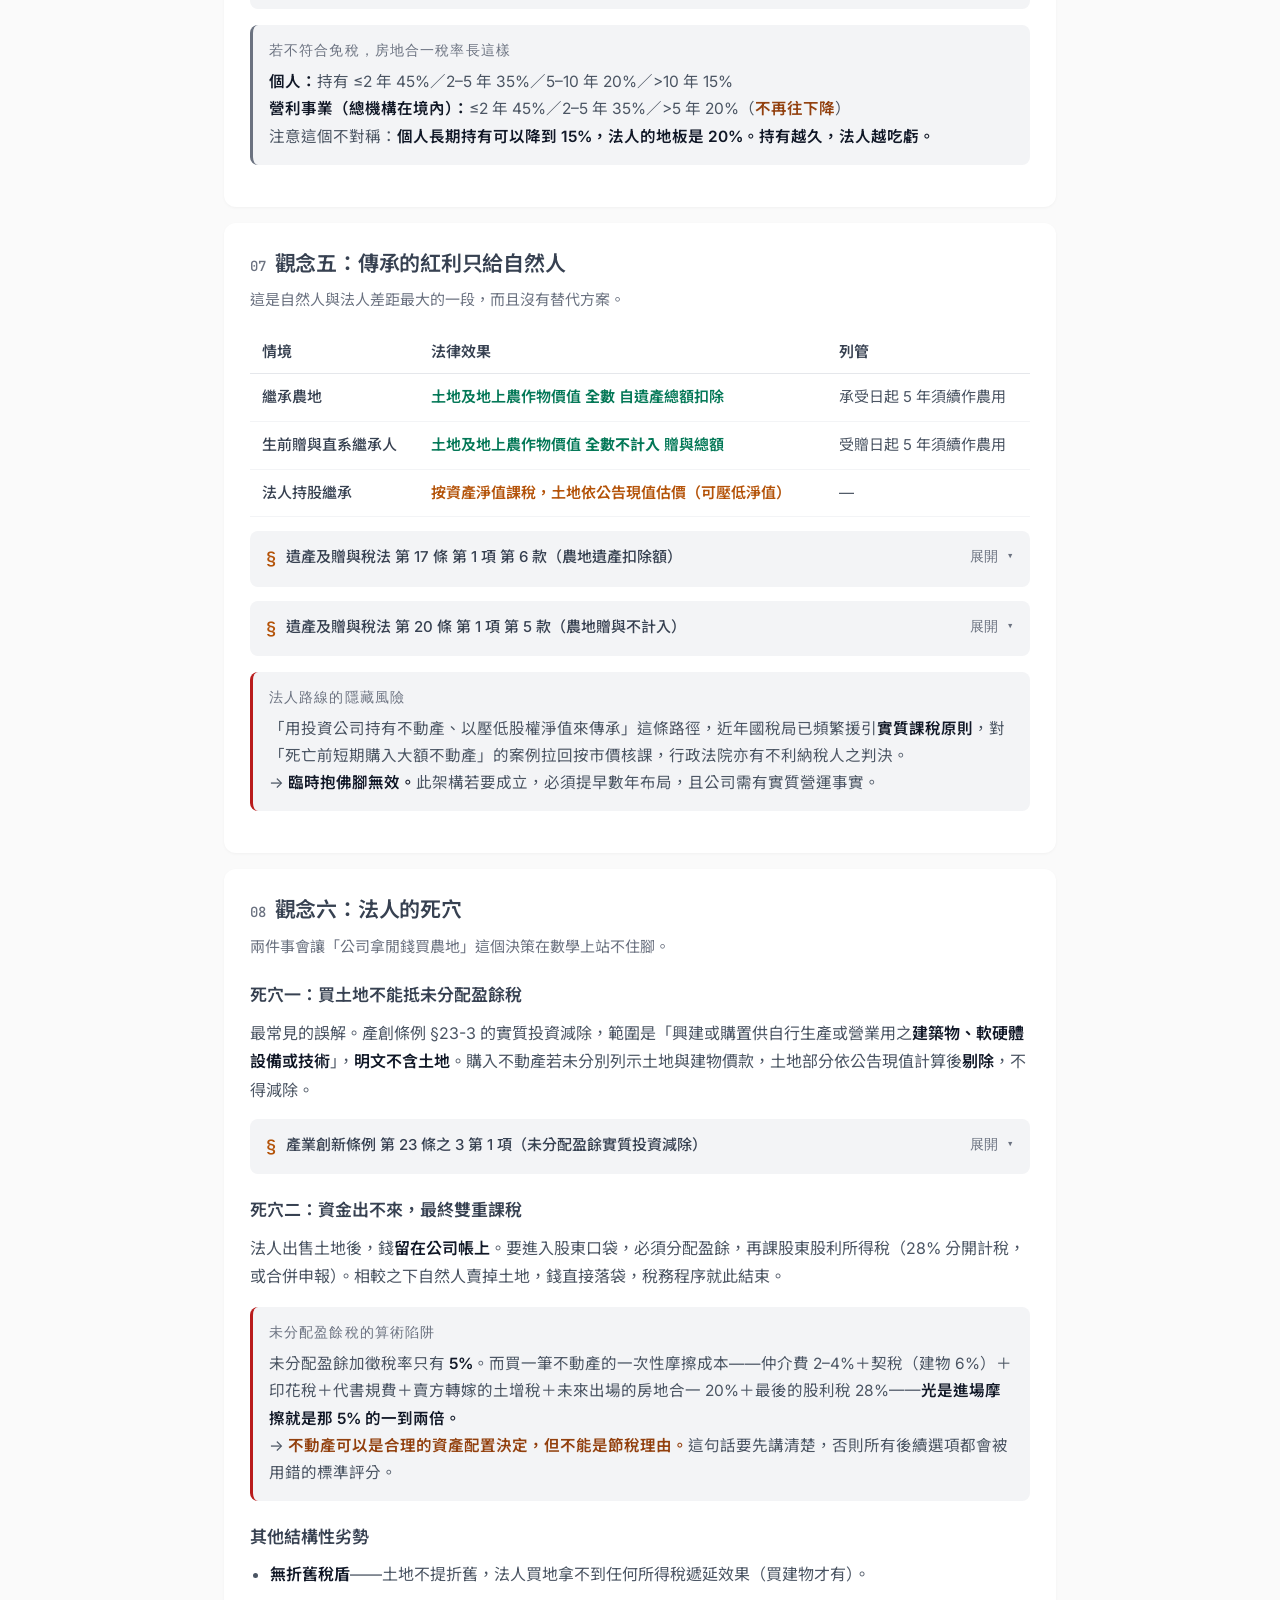
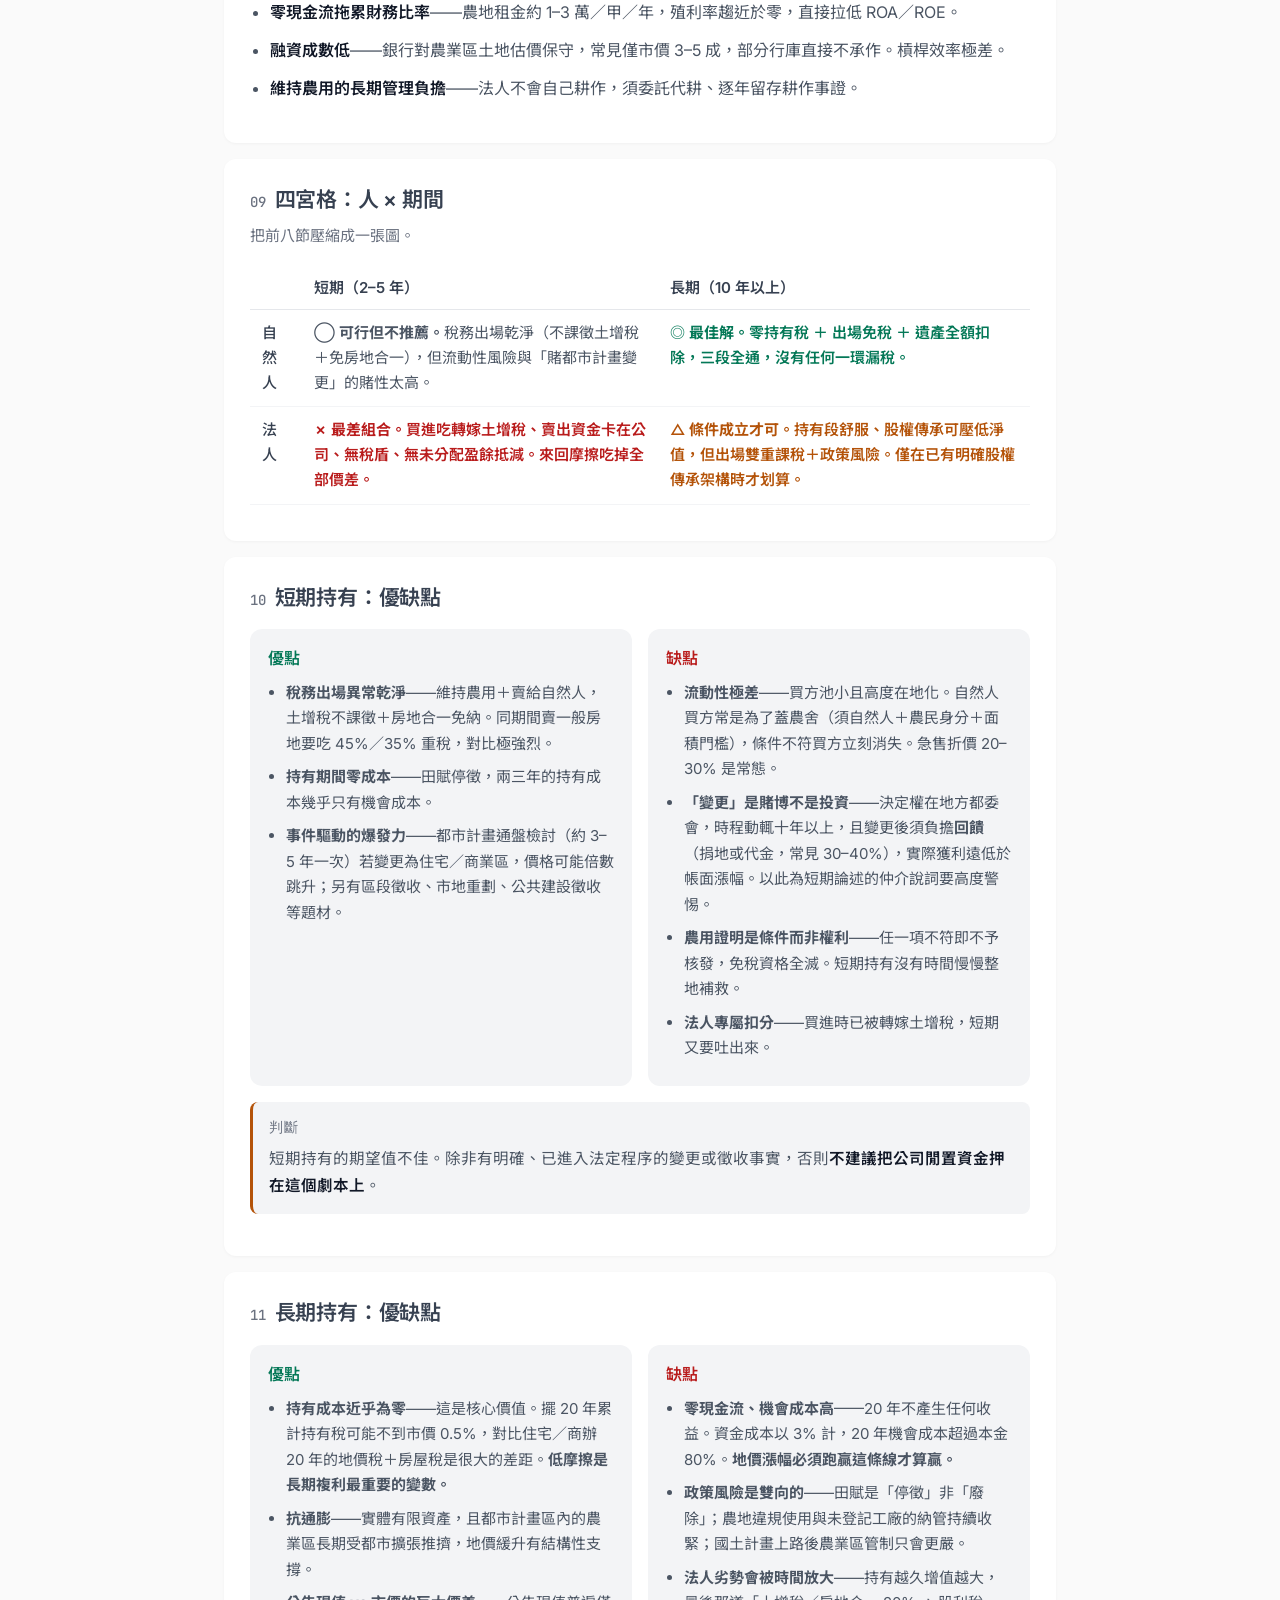
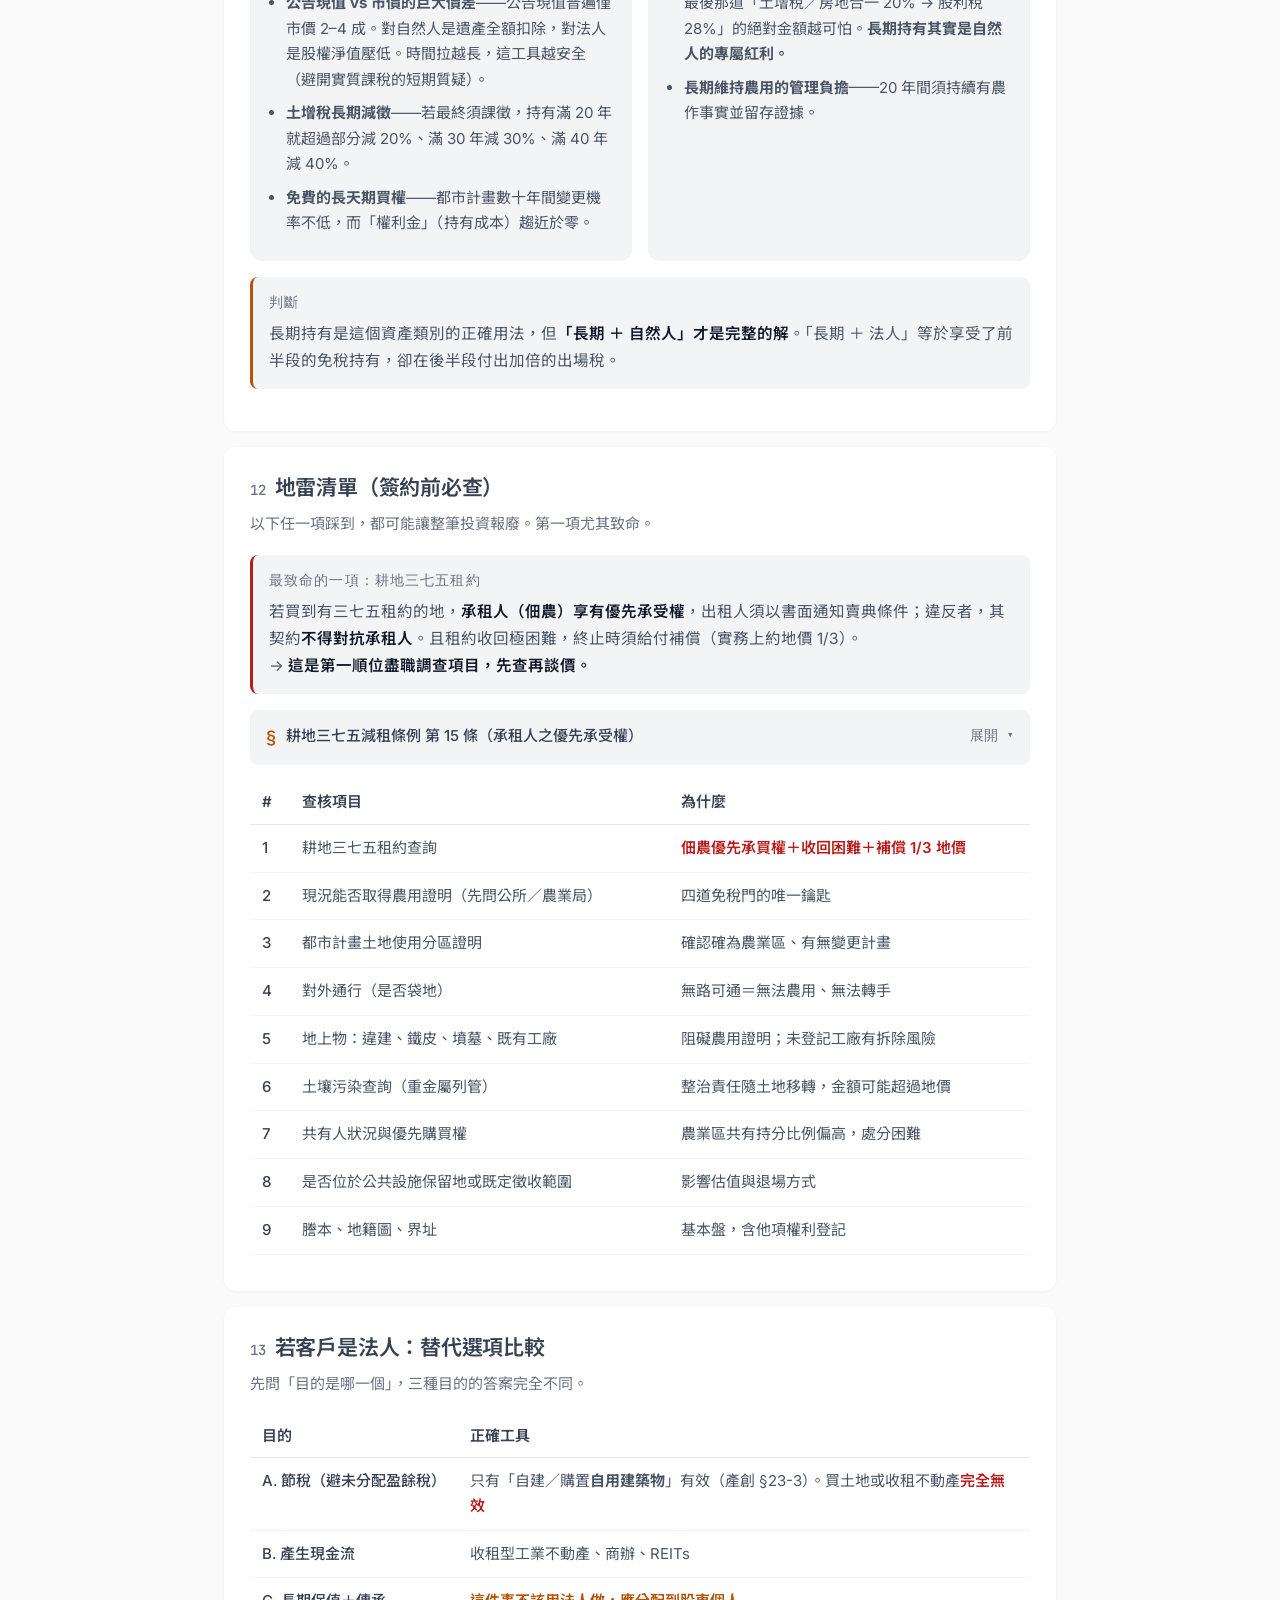
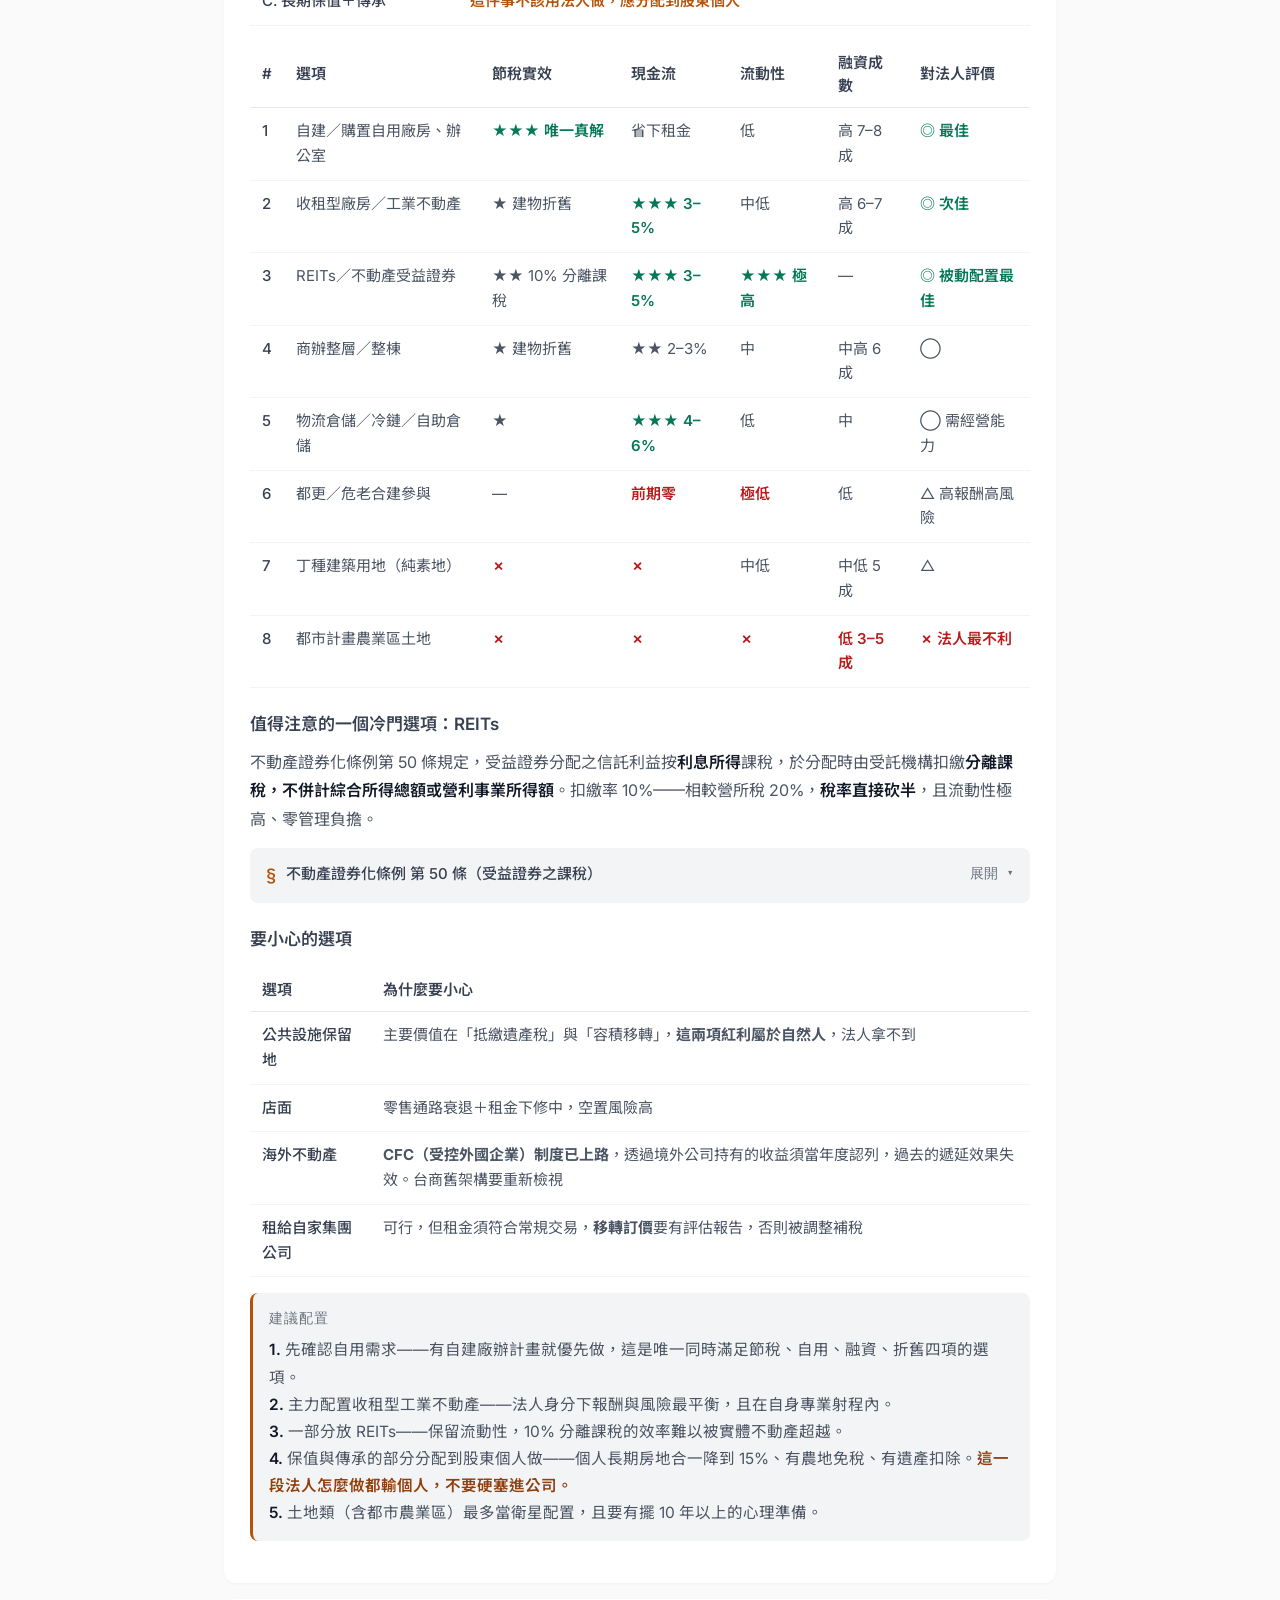
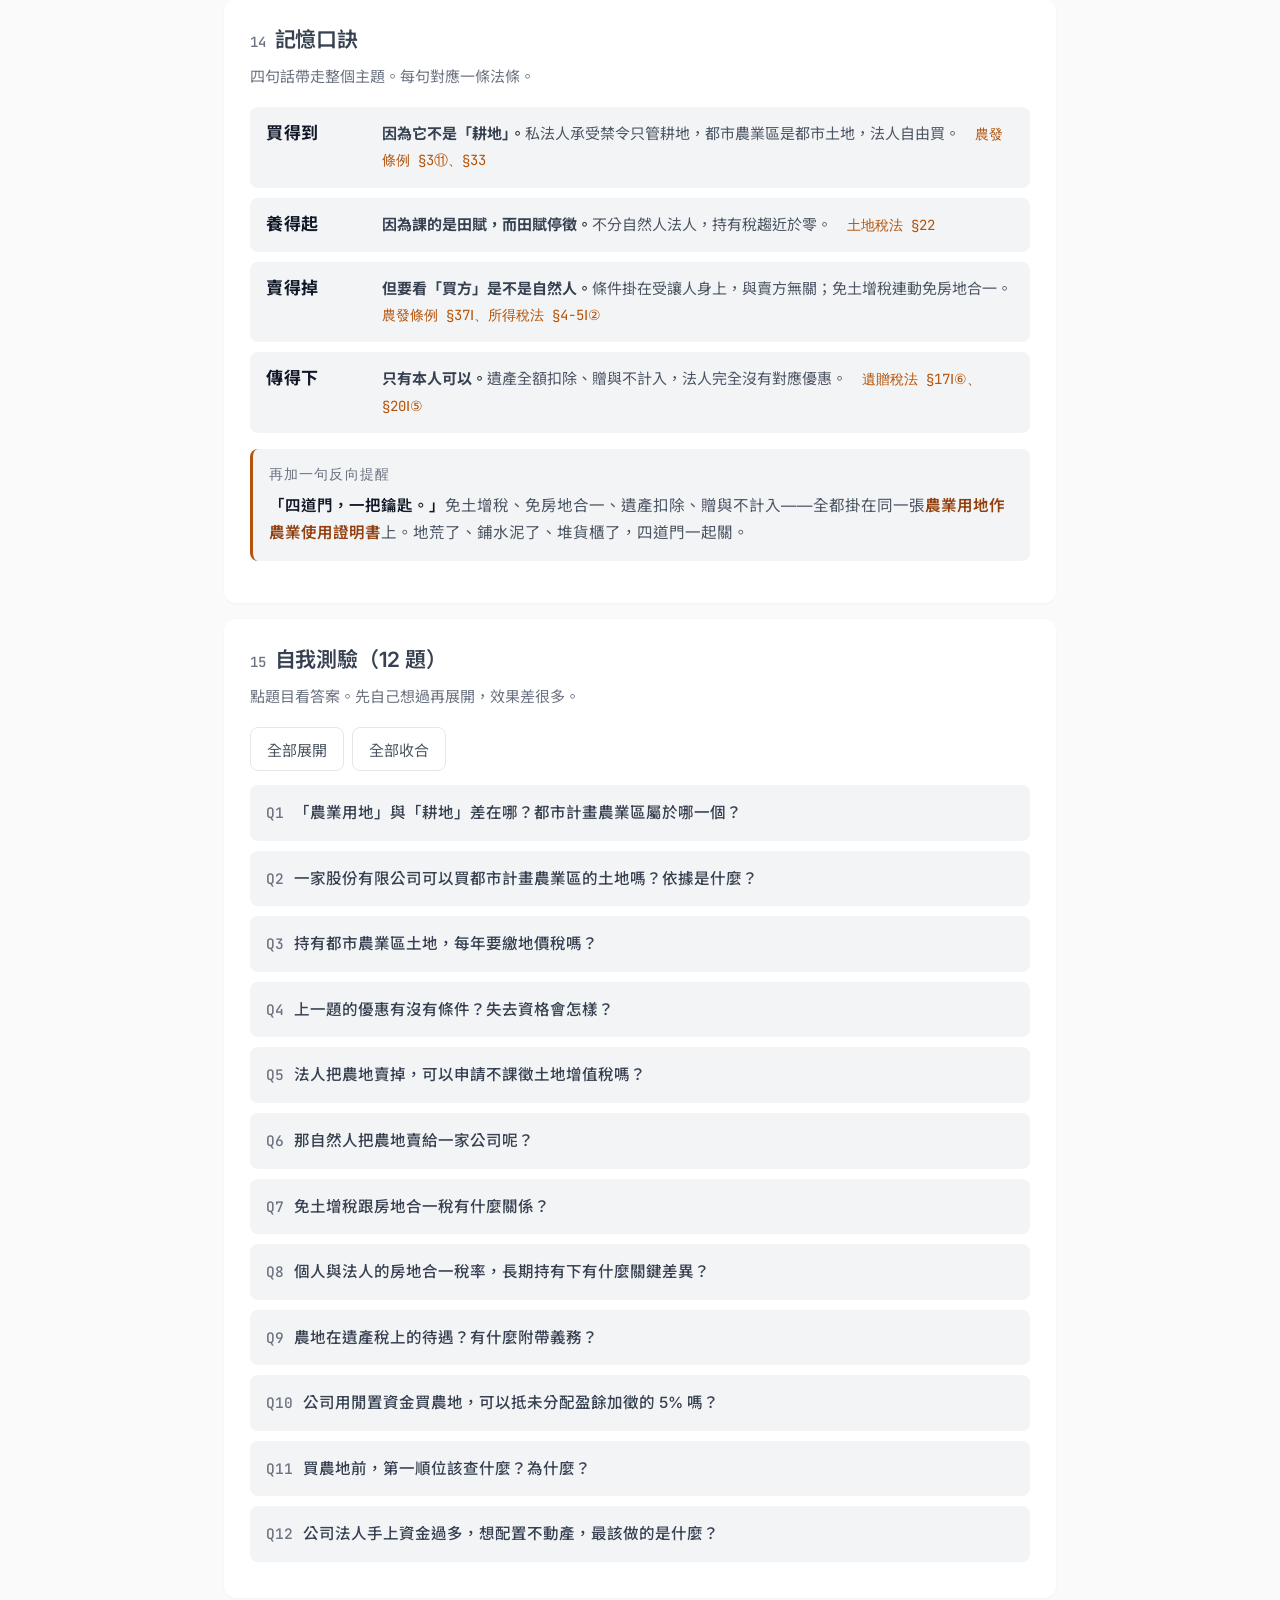
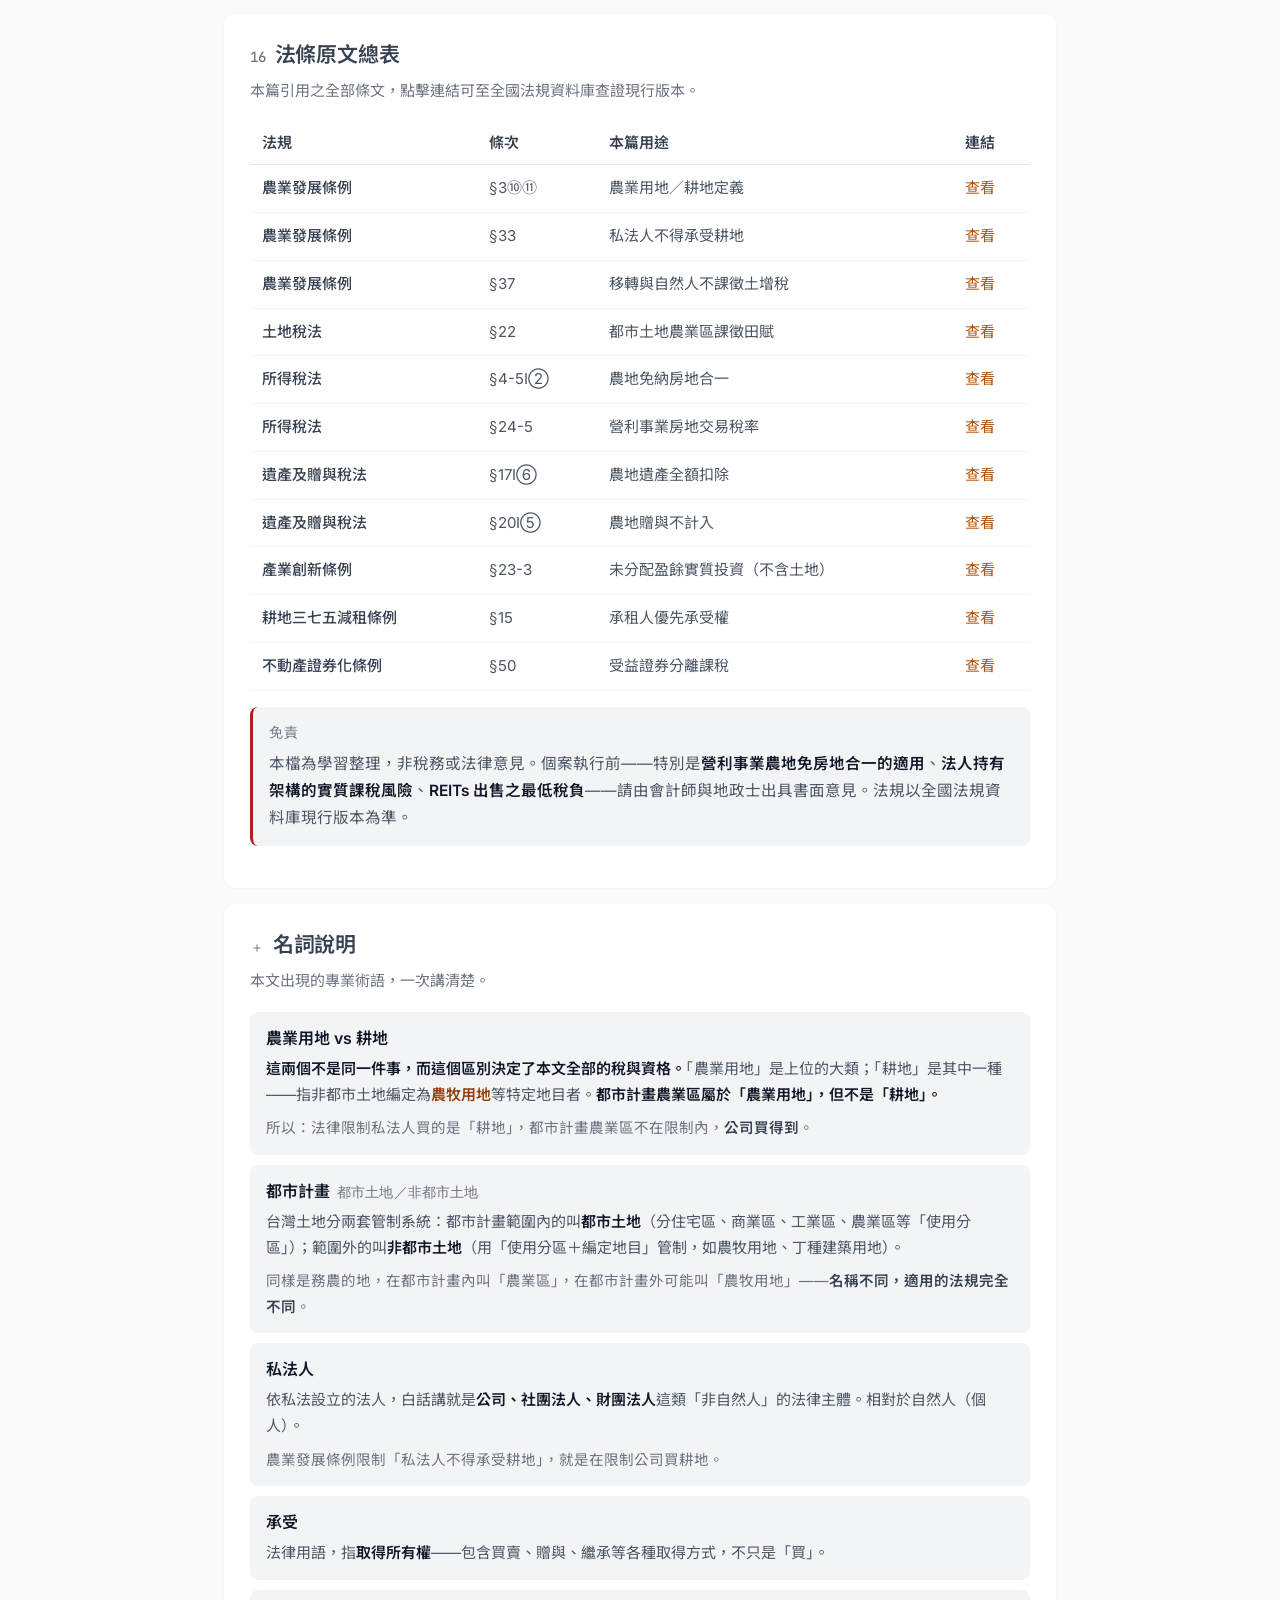
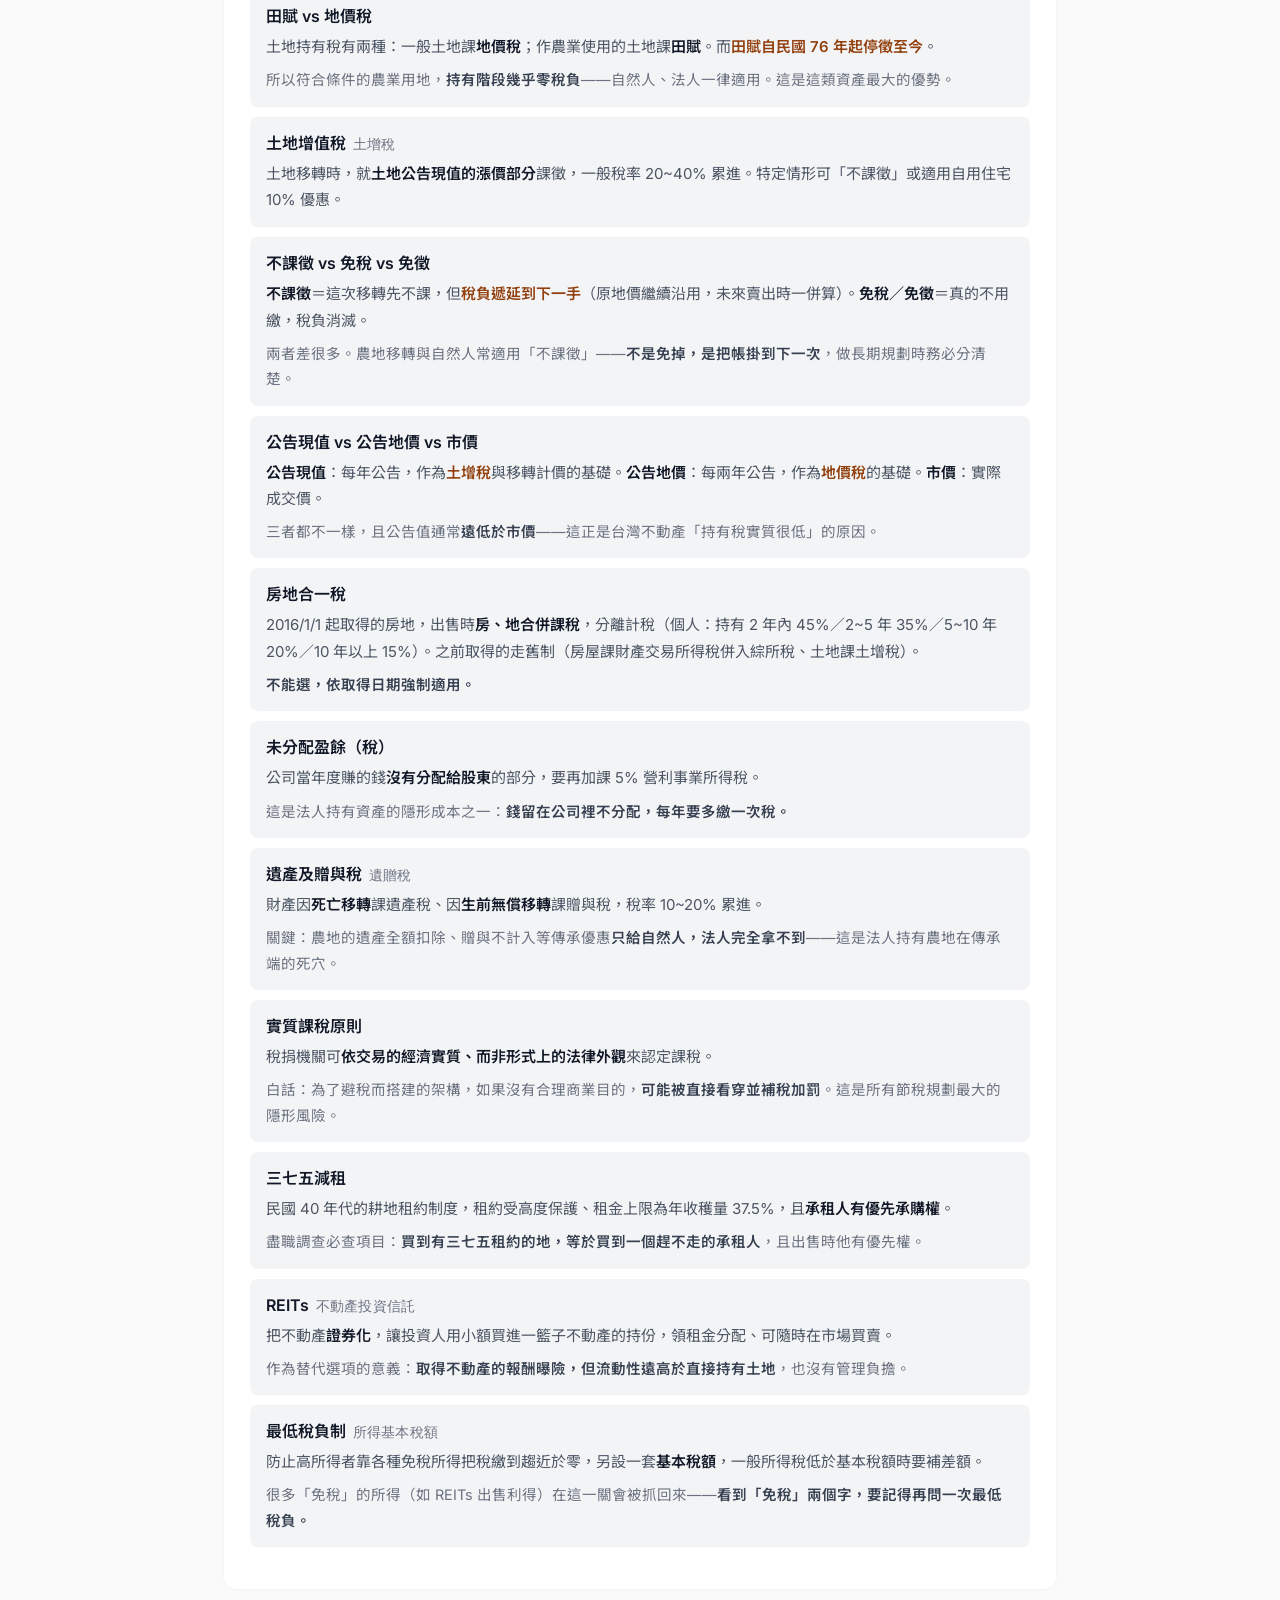
<file: urban-agricultural-zone/index.html>
<!DOCTYPE html>
<html lang="zh-Hant">
<head>
<meta charset="UTF-8">
<meta name="viewport" content="width=device-width, initial-scale=1.0">
<title>都市土地農業區 — 自然人 vs 法人 × 短期 vs 長期</title>
<meta name="description" content="都市計畫農業區土地在長期資產配置下的優勢與陷阱，附法條原文對照、決策表、自我測驗。">
<link rel="preconnect" href="https://fonts.googleapis.com">
<link rel="preconnect" href="https://fonts.gstatic.com" crossorigin>
<link href="https://fonts.googleapis.com/css2?family=Inter:wght@400;500;600&family=Noto+Sans+TC:wght@400;500;700&family=JetBrains+Mono:wght@400;500&display=swap" rel="stylesheet">
<link rel="stylesheet" href="../assets/study.css">
</head>
<body>
<div class="wrap">

<header>
  <div class="eyebrow">不動產稅務</div>
  <h1>都市土地農業區，作為長期資產的優勢與陷阱</h1>
  <p class="sub">自然人 vs 法人 × 短期持有 vs 長期持有 —— 附法條原文對照、決策表、自我測驗</p>
  <div class="meta">2026-08-11 ／ 全文約 20 分鐘 ／ 法條依現行有效版本</div>
</header>

<nav class="toc">
  <ol>
    <li><a href="#s1">30 秒總結</a></li>
    <li><a href="#s2">學習地圖</a></li>
    <li><a href="#s3">觀念一：分類決定一切</a></li>
    <li><a href="#s4">觀念二：法人為何買得到</a></li>
    <li><a href="#s5">觀念三：持有免稅的來源</a></li>
    <li><a href="#s6">觀念四：移轉看受讓人</a></li>
    <li><a href="#s7">觀念五：傳承只給自然人</a></li>
    <li><a href="#s8">觀念六：法人的死穴</a></li>
    <li><a href="#s9">四宮格：人 × 期間</a></li>
    <li><a href="#s10">短期持有 優缺點</a></li>
    <li><a href="#s11">長期持有 優缺點</a></li>
    <li><a href="#s12">地雷清單</a></li>
    <li><a href="#s13">替代選項比較</a></li>
    <li><a href="#s14">記憶口訣</a></li>
    <li><a href="#s15">自我測驗 12 題</a></li>
    <li><a href="#s16">法條原文總表</a></li>
    <li><a href="#terms">名詞說明</a></li>
  </ol>
</nav>

<div class="termlink">文中的專業術語（農業用地與耕地的差別、田賦、不課徵、實質課稅…）全部整理在最後的 <a href="#terms">名詞說明</a>，看不懂隨時跳過去查。</div>

<!-- 1 -->
<section class="card" id="s1">
  <h2><span class="n">01</span>30 秒總結</h2>
  <p class="lead">先記住這五句，其餘都是註腳。</p>
  <div class="map">
    <div class="step"><div class="i">01</div><div class="t"><b>都市計畫農業區「是農業用地，不是耕地」</b>——這一個區別，決定了後面全部的稅與資格。</div></div>
    <div class="step"><div class="i">02</div><div class="t"><b>所以法人買得到。</b>農發條例只禁止私法人承受「耕地」，都市農業區不在其中。</div></div>
    <div class="step"><div class="i">03</div><div class="t"><b>持有期幾乎零稅。</b>課田賦而非地價稅，田賦自民國 76 年停徵，自然人法人一律適用。</div></div>
    <div class="step"><div class="i">04</div><div class="t"><b>出場免稅的關鍵是「買方是不是自然人」</b>，不是賣方是誰。法人賣給自然人一樣免。</div></div>
    <div class="step"><div class="i">05</div><div class="t"><b>傳承的紅利只給自然人。</b>遺產全額扣除、贈與不計入——法人完全拿不到。</div></div>
  </div>
  <div class="call key">
    <span class="t">Bottom line</span>
    對法人而言，這是一個「<strong>持有階段極好、出場與傳承階段極差</strong>」的資產。若目的是長期保值與傳承，正確做法是<em>分配盈餘後由股東個人持有</em>；若資金必須留在公司，農地不是好答案（見第 13 節）。
  </div>
</section>

<!-- 2 -->
<section class="card" id="s2">
  <h2><span class="n">02</span>學習地圖</h2>
  <p class="lead">六個核心觀念，串成一條完整的因果鏈。</p>
  <div class="map">
    <div class="step"><div class="i">→</div><div class="t"><b>Step 1　分類</b>農業用地 ⊃ 耕地。都市農業區落在「是農業用地、非耕地」的交集。</div></div>
    <div class="step"><div class="i">→</div><div class="t"><b>Step 2　資格</b>非耕地 ⇒ 不受私法人承受禁令 ⇒ 法人可買。</div></div>
    <div class="step"><div class="i">→</div><div class="t"><b>Step 3　持有</b>是農業用地＋作農業使用 ⇒ 課田賦 ⇒ 停徵 ⇒ 零持有稅。</div></div>
    <div class="step"><div class="i">→</div><div class="t"><b>Step 4　移轉</b>是農業用地＋農用證明＋<em>受讓人為自然人</em> ⇒ 不課徵土增稅 ⇒ 連動免房地合一。</div></div>
    <div class="step"><div class="i">→</div><div class="t"><b>Step 5　傳承</b>是農業用地＋作農業使用 ⇒ 遺產全額扣除／贈與不計入（僅自然人）。</div></div>
    <div class="step"><div class="i">→</div><div class="t"><b>Step 6　法人結算</b>資金留在公司 ⇒ 盈餘分配 ⇒ 股利所得稅 ⇒ 雙重課稅。</div></div>
  </div>
  <div class="call">
    <span class="t">貫穿全篇的那把鑰匙</span>
    <strong>「農業用地作農業使用證明書」（農用證明）</strong>是 Step 3、4、5 三段免稅的<em>共同前提</em>。一張紙同時開四道門：不課徵土增稅、免房地合一、遺產扣除、贈與不計入。<br>
    反過來說——荒廢、鋪水泥、堆貨櫃、蓋違建，任一項讓農用證明核發不下來，<strong>四道門同時關上</strong>。這是本主題最高槓桿的單一風險點。
  </div>
</section>

<!-- 3 -->
<section class="card" id="s3">
  <h2><span class="n">03</span>觀念一：分類決定一切</h2>
  <p class="lead">「農業用地」與「耕地」是兩個不同的法律概念，混用就會全盤皆錯。</p>

  <div class="tw"><table>
    <tr><th>概念</th><th>範圍</th><th>都市計畫農業區是否包含</th></tr>
    <tr><td>農業用地</td><td>非都市土地 <b>或</b> 都市土地農業區、保護區範圍內，依法供農作、森林、養殖、畜牧、保育等使用之土地</td><td class="yes">✓ 是</td></tr>
    <tr><td>耕地</td><td>僅限 <b>依區域計畫法</b> 劃定為特定農業區、一般農業區、山坡地保育區、森林區之 <b>農牧用地</b></td><td class="no">✗ 否</td></tr>
  </table></div>

  <div class="call key">
    <span class="t">關鍵推論</span>
    區域計畫法管的是<strong>非都市土地</strong>。都市計畫農業區是依<strong>都市計畫法</strong>劃定的，本質上是「都市土地」，因此不可能落入耕地定義。<br>
    → <strong>它享有農業用地的全部稅賦優惠，卻不受耕地的身分限制。</strong>這就是它在市場上被特別看待的原因。
  </div>

  <details class="law">
    <summary>農業發展條例 第 3 條 第 10 款、第 11 款（定義）</summary>
    <div class="body">
      <div class="quote">
        <span class="p"><b>十、農業用地：</b>指非都市土地或都市土地農業區、保護區範圍內，依法供下列使用之土地：<br>
        （一）供農作、森林、養殖、畜牧及保育使用者。<br>
        （二）供與農業經營不可分離之農舍、畜禽舍、倉儲設備、曬場、集貨場、農路、灌溉、排水及其他農用之土地。<br>
        （三）農民團體與合作農場所有直接供農業使用之倉庫、冷凍（藏）庫、農機中心、蠶種製造（繁殖）場、集貨場、檢驗場等用地。</span>
        <span class="p"><b>十一、耕地：</b>指依區域計畫法劃定為特定農業區、一般農業區、山坡地保育區及森林區之農牧用地。</span>
      </div>
      <div class="src">來源：<a href="https://law.moj.gov.tw/LawClass/LawSingle.aspx?pcode=M0020001&flno=3" target="_blank" rel="noopener">全國法規資料庫 · 農業發展條例§3</a></div>
    </div>
  </details>
</section>

<!-- 4 -->
<section class="card" id="s4">
  <h2><span class="n">04</span>觀念二：法人為何買得到</h2>
  <p class="lead">禁令的對象是「耕地」，不是「農業用地」。一字之差，市場天差地別。</p>

  <p>農發條例第 33 條是農地市場最重要的一道牆：私法人不得承受耕地。但這道牆的<strong>射程只到「耕地」</strong>。都市計畫農業區既然不是耕地，公司法人就可以自由承受、辦理登記，不需要任何許可。</p>

  <details class="law">
    <summary>農業發展條例 第 33 條（私法人承受耕地之限制）</summary>
    <div class="body">
      <div class="quote">
        <span class="p">私法人不得承受耕地。但符合第三十四條規定之農民團體、農業企業機構或農業試驗研究機構經取得許可者，不在此限。</span>
      </div>
      <div class="src">來源：<a href="https://law.moj.gov.tw/LawClass/LawSingle.aspx?pcode=M0020001&flno=33" target="_blank" rel="noopener">全國法規資料庫 · 農業發展條例§33</a></div>
    </div>
  </details>

  <div class="call">
    <span class="t">對照記憶</span>
    <strong>非都市土地的一般農業區農牧用地</strong>＝耕地 ⇒ 公司<span class="no">買不到</span>。<br>
    <strong>都市計畫農業區土地</strong>＝非耕地 ⇒ 公司<span class="yes">買得到</span>。<br>
    這也是為什麼手上有閒置資金的公司法人，最後常被引導到「都市計畫農業區」這個特定品種。
  </div>
</section>

<!-- 5 -->
<section class="card" id="s5">
  <h2><span class="n">05</span>觀念三：持有免稅的來源</h2>
  <p class="lead">不是「免稅」，而是「改課另一種稅，而那種稅停徵了」。</p>

  <div class="kpis">
    <div class="kpi"><div class="v">田賦</div><div class="l">課徵稅目（非地價稅）</div></div>
    <div class="kpi"><div class="v">民國 76</div><div class="l">停徵起始年（第 2 期起）</div></div>
    <div class="kpi"><div class="v">≈ 0</div><div class="l">實質年持有稅負</div></div>
    <div class="kpi"><div class="v">10‰</div><div class="l">失去資格後的地價稅基本稅率</div></div>
  </div>

  <p>土地稅法第 22 條規定，都市土地「依都市計畫編為農業區及保護區，<strong>限作農業用地使用者</strong>」徵收田賦。而田賦已自民國 76 年第 2 期起停徵——法律上仍有稅目，實際上不必繳。<strong>這個優惠不分自然人或法人，法人一樣享有。</strong></p>

  <details class="law">
    <summary>土地稅法 第 22 條（田賦之徵收對象）</summary>
    <div class="body">
      <div class="quote">
        <span class="p">非都市土地依法編定之農業用地或未規定地價者，徵收田賦。但都市土地合於左列規定者亦同：</span>
        <span class="p">一、依都市計畫編為農業區及保護區，限作農業用地使用者。<br>
        二、公共設施尚未完竣前，仍作農業用地使用者。<br>
        三、依法限制建築，仍作農業用地使用者。<br>
        四、依法不能建築，仍作農業用地使用者。<br>
        五、依都市計畫編為公共設施保留地，仍作農業用地使用者。</span>
        <span class="p">前項第二款及第三款，以自耕農地及依耕地三七五減租條例出租之耕地為限。</span>
        <span class="p">農民團體與合作農場所有直接供農業使用之倉庫、冷凍（藏）庫、農機中心、蠶種製造（繁殖）場、集貨場、檢驗場、水稻育苗用地、儲水池、農用溫室、農產品批發市場等用地，仍徵收田賦。</span>
        <span class="p">公有土地供公共使用及都市計畫公共設施保留地在保留期間未作任何使用並與使用中之土地隔離者，免徵田賦。</span>
      </div>
      <div class="src">來源：<a href="https://law.moj.gov.tw/LawClass/LawSingle.aspx?pcode=G0340096&flno=22" target="_blank" rel="noopener">全國法規資料庫 · 土地稅法§22</a></div>
    </div>
  </details>

  <div class="call danger">
    <span class="t">兩個容易忽略的裂縫</span>
    <strong>1. 「停徵」不是「廢除」。</strong>法律條文仍在，行政上隨時可恢復課徵。把二十年的資產配置建立在一個行政裁量之上，這是政策風險，不是零風險。<br>
    <strong>2. 條件是「限作農業用地使用」。</strong>閒置荒廢、堆置資材、鋪面停車 ⇒ 稽徵機關改課地價稅。法人自己不耕作，維持農用的實務難度遠高於自然人。
  </div>
</section>

<!-- 6 -->
<section class="card" id="s6">
  <h2><span class="n">06</span>觀念四：移轉看受讓人，不看出讓人</h2>
  <p class="lead">整個主題最容易記反的一點，務必釘死。</p>

  <p>農發條例第 37 條第 1 項的文字是「移轉<strong>與自然人</strong>時」。條件掛在<em>買方</em>身上，與賣方是自然人或法人<strong>無關</strong>。</p>

  <div class="tw"><table>
    <tr><th>交易方向</th><th>可否申請不課徵土增稅</th><th>房地合一</th></tr>
    <tr><td>自然人 → 自然人</td><td class="yes">✓ 可（須農用證明）</td><td class="yes">連動免納</td></tr>
    <tr><td>法人 → 自然人</td><td class="yes">✓ 可（須農用證明）</td><td class="yes">連動免納</td></tr>
    <tr><td>自然人 → 法人</td><td class="no">✗ 不可</td><td class="no">全額課徵</td></tr>
    <tr><td>法人 → 法人</td><td class="no">✗ 不可</td><td class="no">全額課徵</td></tr>
  </table></div>

  <div class="call key">
    <span class="t">這張表怎麼變成錢</span>
    <strong>法人買進時是第 3 列</strong>——賣方必須繳全額土增稅，這筆錢一定會被轉嫁進成交價。所以<strong>法人買同一塊地，實質成本高於自然人買家</strong>，而且這個差額不會出現在開價上，只會出現在議價的僵持裡。<br>
    <strong>法人賣出時是第 2 列</strong>——只要賣給自然人並取得農用證明，稅是免的。所以<em>法人的稅務痛點在「進場」，不在「出場」</em>。
  </div>

  <details class="law">
    <summary>農業發展條例 第 37 條（農業用地移轉之土地增值稅）</summary>
    <div class="body">
      <div class="quote">
        <span class="p"><b>Ⅰ</b> 作農業使用之農業用地移轉與自然人時，得申請不課徵土地增值稅。</span>
        <span class="p"><b>Ⅱ</b> 作農業使用之耕地依第三十三條及第三十四條規定移轉與農民團體、農業企業機構及農業試驗研究機構時，其符合產業發展需要、一定規模或其他條件，經直轄市、縣（市）主管機關同意者，得申請不課徵土地增值稅。</span>
        <span class="p"><b>Ⅲ</b> 前二項不課徵土地增值稅之土地承受人於其具有土地所有權之期間內，曾經有關機關查獲該土地未作農業使用且未在有關機關所令期限內恢復作農業使用，或雖在有關機關所令期限內已恢復作農業使用而再有未作農業使用情事者，於再移轉時應課徵土地增值稅。</span>
        <span class="p"><b>Ⅳ</b> 前項所定土地承受人有未作農業使用之情事，於配偶間相互贈與之情形，應合併計算。</span>
      </div>
      <div class="src">來源：<a href="https://law.moj.gov.tw/LawClass/LawSingle.aspx?pcode=M0020001&flno=37" target="_blank" rel="noopener">全國法規資料庫 · 農業發展條例§37</a></div>
    </div>
  </details>

  <h3>連動效果：免土增稅 ⇒ 免房地合一</h3>
  <p>所得稅法第 4 條之 5 把兩者綁在一起：符合農發條例 §37、§38-1 得申請不課徵土增稅之土地，<strong>免納房地合一所得稅</strong>。這是一個「一免帶一免」的設計。</p>

  <details class="law">
    <summary>所得稅法 第 4 條之 5 第 1 項 第 2 款（房地合一免納範圍）</summary>
    <div class="body">
      <div class="quote">
        <span class="p">前條交易之房屋、土地有下列情形之一者，免納所得稅。但符合第一款規定者，其免稅所得額，以按第十四條之四第三項規定計算之餘額不超過四百萬元為限：</span>
        <span class="p">……<b>二、符合農業發展條例第三十七條及第三十八條之一規定得申請不課徵土地增值稅之土地。</b></span>
      </div>
      <div class="src">來源：<a href="https://law.moj.gov.tw/LawClass/LawSingle.aspx?pcode=G0340003&flno=4-5" target="_blank" rel="noopener">全國法規資料庫 · 所得稅法§4-5</a></div>
    </div>
  </details>

  <div class="call">
    <span class="t">若不符合免稅，房地合一稅率長這樣</span>
    <strong>個人：</strong>持有 ≤2 年 45%／2–5 年 35%／5–10 年 20%／>10 年 15%<br>
    <strong>營利事業（總機構在境內）：</strong>≤2 年 45%／2–5 年 35%／>5 年 20%（<em>不再往下降</em>）<br>
    注意這個不對稱：<strong>個人長期持有可以降到 15%，法人的地板是 20%。持有越久，法人越吃虧。</strong>
  </div>
</section>

<!-- 7 -->
<section class="card" id="s7">
  <h2><span class="n">07</span>觀念五：傳承的紅利只給自然人</h2>
  <p class="lead">這是自然人與法人差距最大的一段，而且沒有替代方案。</p>

  <div class="tw"><table>
    <tr><th>情境</th><th>法律效果</th><th>列管</th></tr>
    <tr><td>繼承農地</td><td class="yes">土地及地上農作物價值 <b>全數</b> 自遺產總額扣除</td><td>承受日起 5 年須續作農用</td></tr>
    <tr><td>生前贈與直系繼承人</td><td class="yes">土地及地上農作物價值 <b>全數不計入</b> 贈與總額</td><td>受贈日起 5 年須續作農用</td></tr>
    <tr><td>法人持股繼承</td><td class="warn">按資產淨值課稅，土地依公告現值估價（可壓低淨值）</td><td>—</td></tr>
  </table></div>

  <details class="law">
    <summary>遺產及贈與稅法 第 17 條 第 1 項 第 6 款（農地遺產扣除額）</summary>
    <div class="body">
      <div class="quote">
        <span class="p">遺產中作農業使用之農業用地及其地上農作物，由繼承人或受遺贈人承受者，扣除其土地及地上農作物價值之全數。承受人自承受之日起五年內，未將該土地繼續作農業使用且未在有關機關所令期限內恢復作農業使用，或雖在有關機關所令期限內已恢復作農業使用而再有未作農業使用情事者，應追繳應納稅賦。但如因該承受人死亡、該承受土地被徵收或依法變更為非農業用地者，不在此限。</span>
      </div>
      <div class="src">來源：<a href="https://law.moj.gov.tw/LawClass/LawSingle.aspx?pcode=G0340072&flno=17" target="_blank" rel="noopener">全國法規資料庫 · 遺產及贈與稅法§17</a></div>
    </div>
  </details>

  <details class="law">
    <summary>遺產及贈與稅法 第 20 條 第 1 項 第 5 款（農地贈與不計入）</summary>
    <div class="body">
      <div class="quote">
        <span class="p">作農業使用之農業用地及其地上農作物，贈與民法第一千一百三十八條所定繼承人者，不計入其土地及地上農作物價值之全數。受贈人自受贈之日起五年內，未將該土地繼續作農業使用且未在有關機關所令期限內恢復作農業使用，或雖在有關機關所令期限內已恢復作農業使用而再有未作農業使用情事者，應追繳應納稅賦。但如因該受贈人死亡、該受贈土地被徵收或依法變更為非農業用地者，不在此限。</span>
      </div>
      <div class="src">來源：<a href="https://law.moj.gov.tw/LawClass/LawSingle.aspx?pcode=G0340072&flno=20" target="_blank" rel="noopener">全國法規資料庫 · 遺產及贈與稅法§20</a></div>
    </div>
  </details>

  <div class="call danger">
    <span class="t">法人路線的隱藏風險</span>
    「用投資公司持有不動產、以壓低股權淨值來傳承」這條路徑，近年國稅局已頻繁援引<strong>實質課稅原則</strong>，對「死亡前短期購入大額不動產」的案例拉回按市價核課，行政法院亦有不利納稅人之判決。<br>
    → <strong>臨時抱佛腳無效。</strong>此架構若要成立，必須提早數年布局，且公司需有實質營運事實。
  </div>
</section>

<!-- 8 -->
<section class="card" id="s8">
  <h2><span class="n">08</span>觀念六：法人的死穴</h2>
  <p class="lead">兩件事會讓「公司拿閒錢買農地」這個決策在數學上站不住腳。</p>

  <h3>死穴一：買土地不能抵未分配盈餘稅</h3>
  <p>最常見的誤解。產創條例 §23-3 的實質投資減除，範圍是「興建或購置供自行生產或營業用之<strong>建築物、軟硬體設備或技術</strong>」，<strong>明文不含土地</strong>。購入不動產若未分別列示土地與建物價款，土地部分依公告現值計算後<strong>剔除</strong>，不得減除。</p>

  <details class="law">
    <summary>產業創新條例 第 23 條之 3 第 1 項（未分配盈餘實質投資減除）</summary>
    <div class="body">
      <div class="quote">
        <span class="p">為促進營利事業以盈餘進行實質投資，提升生產技術、產品或勞務品質，自辦理一百零七年度未分配盈餘加徵營利事業所得稅申報起，公司或有限合夥事業因經營本業或附屬業務所需，於當年度盈餘發生年度之次年起三年內，以該盈餘興建或購置<b>供自行生產或營業用之建築物、軟硬體設備或技術</b>達一定金額，該投資金額於依所得稅法第六十六條之九規定計算當年度未分配盈餘時，得列為減除項目。</span>
      </div>
      <div class="src">來源：<a href="https://law.moj.gov.tw/LawClass/LawSingle.aspx?pcode=J0040051&flno=23-3" target="_blank" rel="noopener">全國法規資料庫 · 產業創新條例§23-3</a>／門檻：實際支出（減除政府補助後）達新臺幣 100 萬元，投資期間為盈餘年度次年起 3 年內。</div>
    </div>
  </details>

  <h3>死穴二：資金出不來，最終雙重課稅</h3>
  <p>法人出售土地後，錢<strong>留在公司帳上</strong>。要進入股東口袋，必須分配盈餘，再課股東股利所得稅（28% 分開計稅，或合併申報）。相較之下自然人賣掉土地，錢直接落袋，稅務程序就此結束。</p>

  <div class="call danger">
    <span class="t">未分配盈餘稅的算術陷阱</span>
    未分配盈餘加徵稅率只有 <strong>5%</strong>。而買一筆不動產的一次性摩擦成本——仲介費 2–4%＋契稅（建物 6%）＋印花稅＋代書規費＋賣方轉嫁的土增稅＋未來出場的房地合一 20%＋最後的股利稅 28%——<strong>光是進場摩擦就是那 5% 的一到兩倍。</strong><br>
    → <em>不動產可以是合理的資產配置決定，但不能是節稅理由。</em>這句話要先講清楚，否則所有後續選項都會被用錯的標準評分。
  </div>

  <h3>其他結構性劣勢</h3>
  <ul>
    <li><strong>無折舊稅盾</strong>——土地不提折舊，法人買地拿不到任何所得稅遞延效果（買建物才有）。</li>
    <li><strong>零現金流拖累財務比率</strong>——農地租金約 1–3 萬／甲／年，殖利率趨近於零，直接拉低 ROA／ROE。</li>
    <li><strong>融資成數低</strong>——銀行對農業區土地估價保守，常見僅市價 3–5 成，部分行庫直接不承作。槓桿效率極差。</li>
    <li><strong>維持農用的長期管理負擔</strong>——法人不會自己耕作，須委託代耕、逐年留存耕作事證。</li>
  </ul>
</section>

<!-- 9 -->
<section class="card" id="s9">
  <h2><span class="n">09</span>四宮格：人 × 期間</h2>
  <p class="lead">把前八節壓縮成一張圖。</p>
  <div class="tw"><table>
    <tr><th></th><th>短期（2–5 年）</th><th>長期（10 年以上）</th></tr>
    <tr>
      <td>自然人</td>
      <td>◯ <b>可行但不推薦。</b>稅務出場乾淨（不課徵土增稅＋免房地合一），但流動性風險與「賭都市計畫變更」的賭性太高。</td>
      <td class="yes">◎ <b>最佳解。</b>零持有稅 ＋ 出場免稅 ＋ 遺產全額扣除，三段全通，沒有任何一環漏稅。</td>
    </tr>
    <tr>
      <td>法人</td>
      <td class="no">✗ <b>最差組合。</b>買進吃轉嫁土增稅、賣出資金卡在公司、無稅盾、無未分配盈餘抵減。來回摩擦吃掉全部價差。</td>
      <td class="warn">△ <b>條件成立才可。</b>持有段舒服、股權傳承可壓低淨值，但出場雙重課稅＋政策風險。僅在已有明確股權傳承架構時才划算。</td>
    </tr>
  </table></div>
</section>

<!-- 10 -->
<section class="card" id="s10">
  <h2><span class="n">10</span>短期持有：優缺點</h2>
  <div class="g2">
    <div class="box good">
      <h4>優點</h4>
      <ul>
        <li><b>稅務出場異常乾淨</b>——維持農用＋賣給自然人，土增稅不課徵＋房地合一免納。同期間賣一般房地要吃 45%／35% 重稅，對比極強烈。</li>
        <li><b>持有期間零成本</b>——田賦停徵，兩三年的持有成本幾乎只有機會成本。</li>
        <li><b>事件驅動的爆發力</b>——都市計畫通盤檢討（約 3–5 年一次）若變更為住宅／商業區，價格可能倍數跳升；另有區段徵收、市地重劃、公共建設徵收等題材。</li>
      </ul>
    </div>
    <div class="box bad">
      <h4>缺點</h4>
      <ul>
        <li><b>流動性極差</b>——買方池小且高度在地化。自然人買方常是為了蓋農舍（須自然人＋農民身分＋面積門檻），條件不符買方立刻消失。急售折價 20–30% 是常態。</li>
        <li><b>「變更」是賭博不是投資</b>——決定權在地方都委會，時程動輒十年以上，且變更後須負擔<b>回饋</b>（捐地或代金，常見 30–40%），實際獲利遠低於帳面漲幅。以此為短期論述的仲介說詞要高度警惕。</li>
        <li><b>農用證明是條件而非權利</b>——任一項不符即不予核發，免稅資格全滅。短期持有沒有時間慢慢整地補救。</li>
        <li><b>法人專屬扣分</b>——買進時已被轉嫁土增稅，短期又要吐出來。</li>
      </ul>
    </div>
  </div>
  <div class="call key"><span class="t">判斷</span>短期持有的期望值不佳。除非有明確、已進入法定程序的變更或徵收事實，否則<strong>不建議把公司閒置資金押在這個劇本上</strong>。</div>
</section>

<!-- 11 -->
<section class="card" id="s11">
  <h2><span class="n">11</span>長期持有：優缺點</h2>
  <div class="g2">
    <div class="box good">
      <h4>優點</h4>
      <ul>
        <li><b>持有成本近乎為零</b>——這是核心價值。擺 20 年累計持有稅可能不到市價 0.5%，對比住宅／商辦 20 年的地價稅＋房屋稅是很大的差距。<b>低摩擦是長期複利最重要的變數。</b></li>
        <li><b>抗通膨</b>——實體有限資產，且都市計畫區內的農業區長期受都市擴張推擠，地價緩升有結構性支撐。</li>
        <li><b>公告現值 vs 市價的巨大價差</b>——公告現值普遍僅市價 2–4 成。對自然人是遺產全額扣除，對法人是股權淨值壓低。時間拉越長，這工具越安全（避開實質課稅的短期質疑）。</li>
        <li><b>土增稅長期減徵</b>——若最終須課徵，持有滿 20 年就超過部分減 20%、滿 30 年減 30%、滿 40 年減 40%。</li>
        <li><b>免費的長天期買權</b>——都市計畫數十年間變更機率不低，而「權利金」（持有成本）趨近於零。</li>
      </ul>
    </div>
    <div class="box bad">
      <h4>缺點</h4>
      <ul>
        <li><b>零現金流、機會成本高</b>——20 年不產生任何收益。資金成本以 3% 計，20 年機會成本超過本金 80%。<b>地價漲幅必須跑贏這條線才算贏。</b></li>
        <li><b>政策風險是雙向的</b>——田賦是「停徵」非「廢除」；農地違規使用與未登記工廠的納管持續收緊；國土計畫上路後農業區管制只會更嚴。</li>
        <li><b>法人劣勢會被時間放大</b>——持有越久增值越大，最後那道「土增稅／房地合一 20% → 股利稅 28%」的絕對金額越可怕。<b>長期持有其實是自然人的專屬紅利。</b></li>
        <li><b>長期維持農用的管理負擔</b>——20 年間須持續有農作事實並留存證據。</li>
      </ul>
    </div>
  </div>
  <div class="call key"><span class="t">判斷</span>長期持有是這個資產類別的正確用法，但<strong>「長期 ＋ 自然人」才是完整的解</strong>。「長期 ＋ 法人」等於享受了前半段的免稅持有，卻在後半段付出加倍的出場稅。</div>
</section>

<!-- 12 -->
<section class="card" id="s12">
  <h2><span class="n">12</span>地雷清單（簽約前必查）</h2>
  <p class="lead">以下任一項踩到，都可能讓整筆投資報廢。第一項尤其致命。</p>

  <div class="call danger">
    <span class="t">最致命的一項：耕地三七五租約</span>
    若買到有三七五租約的地，<strong>承租人（佃農）享有優先承受權</strong>，出租人須以書面通知賣典條件；違反者，其契約<strong>不得對抗承租人</strong>。且租約收回極困難，終止時須給付補償（實務上約地價 1/3）。<br>
    → <strong>這是第一順位盡職調查項目，先查再談價。</strong>
  </div>

  <details class="law">
    <summary>耕地三七五減租條例 第 15 條（承租人之優先承受權）</summary>
    <div class="body">
      <div class="quote">
        <span class="p">耕地出賣或出典時，承租人有優先承受之權，出租人應將賣典條件以書面通知承租人，承租人在十五日內未以書面表示承受者，視為放棄。</span>
        <span class="p">出租人因無人承買或受典而再行貶價出賣或出典時，仍應照前項規定辦理。</span>
        <span class="p">出租人違反前二項規定而與第三人訂立契約者，其契約不得對抗承租人。</span>
      </div>
      <div class="src">來源：<a href="https://law.moj.gov.tw/LawClass/LawSingle.aspx?pcode=D0060008&flno=15" target="_blank" rel="noopener">全國法規資料庫 · 耕地三七五減租條例§15</a></div>
    </div>
  </details>

  <div class="tw"><table>
    <tr><th>#</th><th>查核項目</th><th>為什麼</th></tr>
    <tr><td>1</td><td>耕地三七五租約查詢</td><td class="no">佃農優先承買權＋收回困難＋補償 1/3 地價</td></tr>
    <tr><td>2</td><td>現況能否取得農用證明（先問公所／農業局）</td><td>四道免稅門的唯一鑰匙</td></tr>
    <tr><td>3</td><td>都市計畫土地使用分區證明</td><td>確認確為農業區、有無變更計畫</td></tr>
    <tr><td>4</td><td>對外通行（是否袋地）</td><td>無路可通＝無法農用、無法轉手</td></tr>
    <tr><td>5</td><td>地上物：違建、鐵皮、墳墓、既有工廠</td><td>阻礙農用證明；未登記工廠有拆除風險</td></tr>
    <tr><td>6</td><td>土壤污染查詢（重金屬列管）</td><td>整治責任隨土地移轉，金額可能超過地價</td></tr>
    <tr><td>7</td><td>共有人狀況與優先購買權</td><td>農業區共有持分比例偏高，處分困難</td></tr>
    <tr><td>8</td><td>是否位於公共設施保留地或既定徵收範圍</td><td>影響估值與退場方式</td></tr>
    <tr><td>9</td><td>謄本、地籍圖、界址</td><td>基本盤，含他項權利登記</td></tr>
  </table></div>
</section>

<!-- 13 -->
<section class="card" id="s13">
  <h2><span class="n">13</span>若客戶是法人：替代選項比較</h2>
  <p class="lead">先問「目的是哪一個」，三種目的的答案完全不同。</p>

  <div class="tw"><table>
    <tr><th>目的</th><th>正確工具</th></tr>
    <tr><td>A. 節稅（避未分配盈餘稅）</td><td>只有「自建／購置<b>自用建築物</b>」有效（產創 §23-3）。買土地或收租不動產<span class="no">完全無效</span></td></tr>
    <tr><td>B. 產生現金流</td><td>收租型工業不動產、商辦、REITs</td></tr>
    <tr><td>C. 長期保值＋傳承</td><td class="warn">這件事不該用法人做，應分配到股東個人</td></tr>
  </table></div>

  <div class="tw"><table>
    <tr><th>#</th><th>選項</th><th>節稅實效</th><th>現金流</th><th>流動性</th><th>融資成數</th><th>對法人評價</th></tr>
    <tr><td>1</td><td>自建／購置自用廠房、辦公室</td><td class="yes">★★★ 唯一真解</td><td>省下租金</td><td>低</td><td>高 7–8 成</td><td class="yes">◎ 最佳</td></tr>
    <tr><td>2</td><td>收租型廠房／工業不動產</td><td>★ 建物折舊</td><td class="yes">★★★ 3–5%</td><td>中低</td><td>高 6–7 成</td><td class="yes">◎ 次佳</td></tr>
    <tr><td>3</td><td>REITs／不動產受益證券</td><td>★★ 10% 分離課稅</td><td class="yes">★★★ 3–5%</td><td class="yes">★★★ 極高</td><td>—</td><td class="yes">◎ 被動配置最佳</td></tr>
    <tr><td>4</td><td>商辦整層／整棟</td><td>★ 建物折舊</td><td>★★ 2–3%</td><td>中</td><td>中高 6 成</td><td>◯</td></tr>
    <tr><td>5</td><td>物流倉儲／冷鏈／自助倉儲</td><td>★</td><td class="yes">★★★ 4–6%</td><td>低</td><td>中</td><td>◯ 需經營能力</td></tr>
    <tr><td>6</td><td>都更／危老合建參與</td><td>—</td><td class="no">前期零</td><td class="no">極低</td><td>低</td><td>△ 高報酬高風險</td></tr>
    <tr><td>7</td><td>丁種建築用地（純素地）</td><td class="no">✗</td><td class="no">✗</td><td>中低</td><td>中低 5 成</td><td>△</td></tr>
    <tr><td>8</td><td>都市計畫農業區土地</td><td class="no">✗</td><td class="no">✗</td><td class="no">✗</td><td class="no">低 3–5 成</td><td class="no">✗ 法人最不利</td></tr>
  </table></div>

  <h3>值得注意的一個冷門選項：REITs</h3>
  <p>不動產證券化條例第 50 條規定，受益證券分配之信託利益按<strong>利息所得</strong>課稅，於分配時由受託機構扣繳<strong>分離課稅，不併計綜合所得總額或營利事業所得額</strong>。扣繳率 10%——相較營所稅 20%，<strong>稅率直接砍半</strong>，且流動性極高、零管理負擔。</p>

  <details class="law">
    <summary>不動產證券化條例 第 50 條（受益證券之課稅）</summary>
    <div class="body">
      <div class="quote">
        <span class="p">依前項規定分配之信託利益，為受益人之所得，按利息所得課稅，不計入受託機構之營利事業所得額。</span>
        <span class="p">第一項利息所得於分配時，應以受託機構為扣繳義務人，依規定之扣繳率扣繳稅款分離課稅，不併計受益人之綜合所得稅總額或營利事業所得額。</span>
      </div>
      <div class="src">來源：<a href="https://law.moj.gov.tw/LawClass/LawAll.aspx?pcode=G0380169" target="_blank" rel="noopener">全國法規資料庫 · 不動產證券化條例</a>。缺點：規模有限、成交量薄、隨利率波動；出售受益證券之證券交易所得須計入營利事業所得基本稅額（最低稅負 12%），適用細節請會計師確認。</div>
    </div>
  </details>

  <h3>要小心的選項</h3>
  <div class="tw"><table>
    <tr><th>選項</th><th>為什麼要小心</th></tr>
    <tr><td>公共設施保留地</td><td>主要價值在「抵繳遺產稅」與「容積移轉」，<b>這兩項紅利屬於自然人</b>，法人拿不到</td></tr>
    <tr><td>店面</td><td>零售通路衰退＋租金下修中，空置風險高</td></tr>
    <tr><td>海外不動產</td><td><b>CFC（受控外國企業）制度已上路</b>，透過境外公司持有的收益須當年度認列，過去的遞延效果失效。台商舊架構要重新檢視</td></tr>
    <tr><td>租給自家集團公司</td><td>可行，但租金須符合常規交易，<b>移轉訂價</b>要有評估報告，否則被調整補稅</td></tr>
  </table></div>

  <div class="call key">
    <span class="t">建議配置</span>
    <strong>1.</strong> 先確認自用需求——有自建廠辦計畫就優先做，這是唯一同時滿足節稅、自用、融資、折舊四項的選項。<br>
    <strong>2.</strong> 主力配置收租型工業不動產——法人身分下報酬與風險最平衡，且在自身專業射程內。<br>
    <strong>3.</strong> 一部分放 REITs——保留流動性，10% 分離課稅的效率難以被實體不動產超越。<br>
    <strong>4.</strong> 保值與傳承的部分分配到股東個人做——個人長期房地合一降到 15%、有農地免稅、有遺產扣除。<em>這一段法人怎麼做都輸個人，不要硬塞進公司。</em><br>
    <strong>5.</strong> 土地類（含都市農業區）最多當衛星配置，且要有擺 10 年以上的心理準備。
  </div>
</section>

<!-- 14 -->
<section class="card" id="s14">
  <h2><span class="n">14</span>記憶口訣</h2>
  <p class="lead">四句話帶走整個主題。每句對應一條法條。</p>
  <div class="mn">
    <div class="row"><div class="k">買得到</div><div class="d"><b>因為它不是「耕地」。</b>私法人承受禁令只管耕地，都市農業區是都市土地，法人自由買。　<code>農發條例 §3⑪、§33</code></div></div>
    <div class="row"><div class="k">養得起</div><div class="d"><b>因為課的是田賦，而田賦停徵。</b>不分自然人法人，持有稅趨近於零。　<code>土地稅法 §22</code></div></div>
    <div class="row"><div class="k">賣得掉</div><div class="d"><b>但要看「買方」是不是自然人。</b>條件掛在受讓人身上，與賣方無關；免土增稅連動免房地合一。　<code>農發條例 §37Ⅰ、所得稅法 §4-5Ⅰ②</code></div></div>
    <div class="row"><div class="k">傳得下</div><div class="d"><b>只有本人可以。</b>遺產全額扣除、贈與不計入，法人完全沒有對應優惠。　<code>遺贈稅法 §17Ⅰ⑥、§20Ⅰ⑤</code></div></div>
  </div>
  <div class="call key">
    <span class="t">再加一句反向提醒</span>
    <strong>「四道門，一把鑰匙。」</strong>免土增稅、免房地合一、遺產扣除、贈與不計入——全都掛在同一張<em>農業用地作農業使用證明書</em>上。地荒了、鋪水泥了、堆貨櫃了，四道門一起關。
  </div>
</section>

<!-- 15 -->
<section class="card" id="s15">
  <h2><span class="n">15</span>自我測驗（12 題）</h2>
  <p class="lead">點題目看答案。先自己想過再展開，效果差很多。</p>
  <div class="qbar">
    <button class="btn" onclick="document.querySelectorAll('.q').forEach(q=>q.classList.add('open'))">全部展開</button>
    <button class="btn" onclick="document.querySelectorAll('.q').forEach(q=>q.classList.remove('open'))">全部收合</button>
  </div>

  <div class="q"><div class="qq"><span class="num">Q1</span><span>「農業用地」與「耕地」差在哪？都市計畫農業區屬於哪一個？</span></div>
    <div class="aa"><span class="tag">農發條例 §3⑩⑪</span><br>農業用地包含「非都市土地<b>或都市土地農業區、保護區</b>」；耕地僅限「依<b>區域計畫法</b>劃定之特定農業區、一般農業區、山坡地保育區、森林區之<b>農牧用地</b>」。都市計畫農業區<b>是農業用地，不是耕地</b>。</div></div>

  <div class="q"><div class="qq"><span class="num">Q2</span><span>一家股份有限公司可以買都市計畫農業區的土地嗎？依據是什麼？</span></div>
    <div class="aa"><span class="tag">農發條例 §33</span><br>可以。§33 禁止的是私法人承受「<b>耕地</b>」，都市計畫農業區不是耕地，故不受限制，也不需要許可。反之，非都市土地的一般農業區農牧用地是耕地，公司買不到。</div></div>

  <div class="q"><div class="qq"><span class="num">Q3</span><span>持有都市農業區土地，每年要繳地價稅嗎？</span></div>
    <div class="aa"><span class="tag">土地稅法 §22</span><br>不用。依都市計畫編為農業區且限作農業用地使用者，<b>徵收田賦</b>而非地價稅；田賦自民國 76 年第 2 期起停徵，實質零持有稅。<b>自然人與法人一律適用。</b></div></div>

  <div class="q"><div class="qq"><span class="num">Q4</span><span>上一題的優惠有沒有條件？失去資格會怎樣？</span></div>
    <div class="aa">條件是「<b>限作農業用地使用</b>」。荒廢、鋪水泥、堆置資材、作停車場等非農業使用，稽徵機關會<b>改課地價稅</b>（都市土地基本稅率 10‰ 起）。另注意田賦是「停徵」不是「廢除」，屬政策風險。</div></div>

  <div class="q"><div class="qq"><span class="num">Q5</span><span>法人把農地賣掉，可以申請不課徵土地增值稅嗎？</span></div>
    <div class="aa"><span class="tag">農發條例 §37Ⅰ</span><br><b>可以</b>——只要「<b>移轉與自然人</b>」並取得農用證明。條文條件掛在<b>受讓人</b>身上，與出讓人是自然人或法人無關。這題最容易記反。</div></div>

  <div class="q"><div class="qq"><span class="num">Q6</span><span>那自然人把農地賣給一家公司呢？</span></div>
    <div class="aa"><b>不可以</b>不課徵，須全額繳土地增值稅（20/30/40% 累進），且不適用房地合一免稅。這代表法人買地時，賣方的稅負會被轉嫁進成交價——<b>法人買同一塊地實質成本較高</b>。</div></div>

  <div class="q"><div class="qq"><span class="num">Q7</span><span>免土增稅跟房地合一稅有什麼關係？</span></div>
    <div class="aa"><span class="tag">所得稅法 §4-5Ⅰ②</span><br>綁在一起。「符合農發條例 §37 及 §38-1 規定<b>得申請不課徵土地增值稅</b>之土地」免納房地合一所得稅。<b>一免帶一免。</b></div></div>

  <div class="q"><div class="qq"><span class="num">Q8</span><span>個人與法人的房地合一稅率，長期持有下有什麼關鍵差異？</span></div>
    <div class="aa">個人：≤2 年 45%／2–5 年 35%／5–10 年 20%／<b>>10 年 15%</b>。<br>營利事業（境內）：≤2 年 45%／2–5 年 35%／<b>>5 年 20%，不再往下降</b>。<br>→ <b>持有越久，法人越吃虧。</b>長期持有是自然人的專屬紅利。</div></div>

  <div class="q"><div class="qq"><span class="num">Q9</span><span>農地在遺產稅上的待遇？有什麼附帶義務？</span></div>
    <div class="aa"><span class="tag">遺贈稅法 §17Ⅰ⑥</span><br>遺產中作農業使用之農業用地及地上農作物，由繼承人或受遺贈人承受者，<b>扣除價值之全數</b>。附帶義務：承受之日起<b>5 年內須繼續作農業使用</b>，否則追繳。例外：承受人死亡、土地被徵收、依法變更為非農業用地。<br>生前贈與直系繼承人另有 §20Ⅰ⑤「不計入贈與總額」，條件相同。</div></div>

  <div class="q"><div class="qq"><span class="num">Q10</span><span>公司用閒置資金買農地，可以抵未分配盈餘加徵的 5% 嗎？</span></div>
    <div class="aa"><span class="tag">產創條例 §23-3</span><br><b>不行。</b>實質投資減除範圍是「興建或購置供自行生產或營業用之<b>建築物、軟硬體設備或技術</b>」，<b>不含土地</b>。若購入不動產未分別列示，土地部分依公告現值計算後剔除。門檻為實際支出達新臺幣 100 萬元、盈餘年度次年起 3 年內完成。</div></div>

  <div class="q"><div class="qq"><span class="num">Q11</span><span>買農地前，第一順位該查什麼？為什麼？</span></div>
    <div class="aa"><span class="tag">耕地三七五減租條例 §15</span><br><b>耕地三七五租約</b>。承租人有<b>優先承受權</b>，出租人須以書面通知賣典條件；違反者其契約<b>不得對抗承租人</b>。加上收回困難、終止須補償（實務約地價 1/3），這是最容易毀掉整筆投資的單一風險。</div></div>

  <div class="q"><div class="qq"><span class="num">Q12</span><span>公司法人手上資金過多，想配置不動產，最該做的是什麼？</span></div>
    <div class="aa">先分辨目的：<br>① <b>節稅</b> → 只有「自建／購置<b>自用建築物</b>」有效（產創 §23-3），買土地無效。<br>② <b>現金流</b> → 收租型工業不動產、商辦、REITs（10% 分離課稅，效率最高）。<br>③ <b>保值傳承</b> → <b>不該用法人做</b>，分配盈餘由股東個人持有。<br>另記住：未分配盈餘稅只有 <b>5%</b>，而買賣不動產的摩擦成本是它的 1–2 倍——<b>不動產不能當節稅理由。</b></div></div>
</section>

<!-- 16 -->
<section class="card" id="s16">
  <h2><span class="n">16</span>法條原文總表</h2>
  <p class="lead">本篇引用之全部條文，點擊連結可至全國法規資料庫查證現行版本。</p>
  <div class="tw"><table>
    <tr><th>法規</th><th>條次</th><th>本篇用途</th><th>連結</th></tr>
    <tr><td>農業發展條例</td><td>§3⑩⑪</td><td>農業用地／耕地定義</td><td><a href="https://law.moj.gov.tw/LawClass/LawSingle.aspx?pcode=M0020001&flno=3" target="_blank" rel="noopener">查看</a></td></tr>
    <tr><td>農業發展條例</td><td>§33</td><td>私法人不得承受耕地</td><td><a href="https://law.moj.gov.tw/LawClass/LawSingle.aspx?pcode=M0020001&flno=33" target="_blank" rel="noopener">查看</a></td></tr>
    <tr><td>農業發展條例</td><td>§37</td><td>移轉與自然人不課徵土增稅</td><td><a href="https://law.moj.gov.tw/LawClass/LawSingle.aspx?pcode=M0020001&flno=37" target="_blank" rel="noopener">查看</a></td></tr>
    <tr><td>土地稅法</td><td>§22</td><td>都市土地農業區課徵田賦</td><td><a href="https://law.moj.gov.tw/LawClass/LawSingle.aspx?pcode=G0340096&flno=22" target="_blank" rel="noopener">查看</a></td></tr>
    <tr><td>所得稅法</td><td>§4-5Ⅰ②</td><td>農地免納房地合一</td><td><a href="https://law.moj.gov.tw/LawClass/LawSingle.aspx?pcode=G0340003&flno=4-5" target="_blank" rel="noopener">查看</a></td></tr>
    <tr><td>所得稅法</td><td>§24-5</td><td>營利事業房地交易稅率</td><td><a href="https://law.moj.gov.tw/LawClass/LawSingle.aspx?pcode=G0340003&flno=24-5" target="_blank" rel="noopener">查看</a></td></tr>
    <tr><td>遺產及贈與稅法</td><td>§17Ⅰ⑥</td><td>農地遺產全額扣除</td><td><a href="https://law.moj.gov.tw/LawClass/LawSingle.aspx?pcode=G0340072&flno=17" target="_blank" rel="noopener">查看</a></td></tr>
    <tr><td>遺產及贈與稅法</td><td>§20Ⅰ⑤</td><td>農地贈與不計入</td><td><a href="https://law.moj.gov.tw/LawClass/LawSingle.aspx?pcode=G0340072&flno=20" target="_blank" rel="noopener">查看</a></td></tr>
    <tr><td>產業創新條例</td><td>§23-3</td><td>未分配盈餘實質投資（不含土地）</td><td><a href="https://law.moj.gov.tw/LawClass/LawSingle.aspx?pcode=J0040051&flno=23-3" target="_blank" rel="noopener">查看</a></td></tr>
    <tr><td>耕地三七五減租條例</td><td>§15</td><td>承租人優先承受權</td><td><a href="https://law.moj.gov.tw/LawClass/LawSingle.aspx?pcode=D0060008&flno=15" target="_blank" rel="noopener">查看</a></td></tr>
    <tr><td>不動產證券化條例</td><td>§50</td><td>受益證券分離課稅</td><td><a href="https://law.moj.gov.tw/LawClass/LawAll.aspx?pcode=G0380169" target="_blank" rel="noopener">查看</a></td></tr>
  </table></div>

  <div class="call danger">
    <span class="t">免責</span>
    本檔為學習整理，非稅務或法律意見。個案執行前——特別是<strong>營利事業農地免房地合一的適用</strong>、<strong>法人持有架構的實質課稅風險</strong>、<strong>REITs 出售之最低稅負</strong>——請由會計師與地政士出具書面意見。法規以全國法規資料庫現行版本為準。
  </div>
</section>

<!-- terms -->
<section class="card" id="terms">
  <h2><span class="n">＋</span>名詞說明</h2>
  <p class="lead">本文出現的專業術語，一次講清楚。</p>
  <dl class="gloss">

    <div class="g"><dt>農業用地 vs 耕地</dt>
    <dd><strong>這兩個不是同一件事，而這個區別決定了本文全部的稅與資格。</strong>「農業用地」是上位的大類；「耕地」是其中一種——指非都市土地編定為<em>農牧用地</em>等特定地目者。<strong>都市計畫農業區屬於「農業用地」，但不是「耕地」。</strong>
    <span class="eg">所以：法律限制私法人買的是「耕地」，都市計畫農業區不在限制內，<b>公司買得到</b>。</span></dd></div>

    <div class="g"><dt>都市計畫<span class="en">都市土地／非都市土地</span></dt>
    <dd>台灣土地分兩套管制系統：都市計畫範圍內的叫<strong>都市土地</strong>（分住宅區、商業區、工業區、農業區等「使用分區」）；範圍外的叫<strong>非都市土地</strong>（用「使用分區＋編定地目」管制，如農牧用地、丁種建築用地）。
    <span class="eg">同樣是務農的地，在都市計畫內叫「農業區」，在都市計畫外可能叫「農牧用地」——<b>名稱不同，適用的法規完全不同</b>。</span></dd></div>

    <div class="g"><dt>私法人</dt>
    <dd>依私法設立的法人，白話講就是<strong>公司、社團法人、財團法人</strong>這類「非自然人」的法律主體。相對於自然人（個人）。
    <span class="eg">農業發展條例限制「私法人不得承受耕地」，就是在限制公司買耕地。</span></dd></div>

    <div class="g"><dt>承受</dt>
    <dd>法律用語，指<strong>取得所有權</strong>——包含買賣、贈與、繼承等各種取得方式，不只是「買」。</dd></div>

    <div class="g"><dt>田賦 vs 地價稅</dt>
    <dd>土地持有稅有兩種：一般土地課<strong>地價稅</strong>；作農業使用的土地課<strong>田賦</strong>。而<em>田賦自民國 76 年起停徵至今</em>。
    <span class="eg">所以符合條件的農業用地，<b>持有階段幾乎零稅負</b>——自然人、法人一律適用。這是這類資產最大的優勢。</span></dd></div>

    <div class="g"><dt>土地增值稅<span class="en">土增稅</span></dt>
    <dd>土地移轉時，就<strong>土地公告現值的漲價部分</strong>課徵，一般稅率 20~40% 累進。特定情形可「不課徵」或適用自用住宅 10% 優惠。</dd></div>

    <div class="g"><dt>不課徵 vs 免稅 vs 免徵</dt>
    <dd><strong>不課徵</strong>＝這次移轉先不課，但<em>稅負遞延到下一手</em>（原地價繼續沿用，未來賣出時一併算）。<strong>免稅／免徵</strong>＝真的不用繳，稅負消滅。
    <span class="eg">兩者差很多。農地移轉與自然人常適用「不課徵」——<b>不是免掉，是把帳掛到下一次</b>，做長期規劃時務必分清楚。</span></dd></div>

    <div class="g"><dt>公告現值 vs 公告地價 vs 市價</dt>
    <dd><strong>公告現值</strong>：每年公告，作為<em>土增稅</em>與移轉計價的基礎。<strong>公告地價</strong>：每兩年公告，作為<em>地價稅</em>的基礎。<strong>市價</strong>：實際成交價。
    <span class="eg">三者都不一樣，且公告值通常<b>遠低於市價</b>——這正是台灣不動產「持有稅實質很低」的原因。</span></dd></div>

    <div class="g"><dt>房地合一稅</dt>
    <dd>2016/1/1 起取得的房地，出售時<strong>房、地合併課稅</strong>，分離計稅（個人：持有 2 年內 45%／2~5 年 35%／5~10 年 20%／10 年以上 15%）。之前取得的走舊制（房屋課財產交易所得稅併入綜所稅、土地課土增稅）。
    <span class="eg"><b>不能選，依取得日期強制適用。</b></span></dd></div>

    <div class="g"><dt>未分配盈餘（稅）</dt>
    <dd>公司當年度賺的錢<strong>沒有分配給股東</strong>的部分，要再加課 5% 營利事業所得稅。
    <span class="eg">這是法人持有資產的隱形成本之一：<b>錢留在公司裡不分配，每年要多繳一次稅。</b></span></dd></div>

    <div class="g"><dt>遺產及贈與稅<span class="en">遺贈稅</span></dt>
    <dd>財產因<strong>死亡移轉</strong>課遺產稅、因<strong>生前無償移轉</strong>課贈與稅，稅率 10~20% 累進。
    <span class="eg">關鍵：農地的遺產全額扣除、贈與不計入等傳承優惠<b>只給自然人，法人完全拿不到</b>——這是法人持有農地在傳承端的死穴。</span></dd></div>

    <div class="g"><dt>實質課稅原則</dt>
    <dd>稅捐機關可<strong>依交易的經濟實質、而非形式上的法律外觀</strong>來認定課稅。
    <span class="eg">白話：為了避稅而搭建的架構，如果沒有合理商業目的，<b>可能被直接看穿並補稅加罰</b>。這是所有節稅規劃最大的隱形風險。</span></dd></div>

    <div class="g"><dt>三七五減租</dt>
    <dd>民國 40 年代的耕地租約制度，租約受高度保護、租金上限為年收穫量 37.5%，且<strong>承租人有優先承購權</strong>。
    <span class="eg">盡職調查必查項目：<b>買到有三七五租約的地，等於買到一個趕不走的承租人</b>，且出售時他有優先權。</span></dd></div>

    <div class="g"><dt>REITs<span class="en">不動產投資信託</span></dt>
    <dd>把不動產<strong>證券化</strong>，讓投資人用小額買進一籃子不動產的持份，領租金分配、可隨時在市場買賣。
    <span class="eg">作為替代選項的意義：<b>取得不動產的報酬曝險，但流動性遠高於直接持有土地</b>，也沒有管理負擔。</span></dd></div>

    <div class="g"><dt>最低稅負制<span class="en">所得基本稅額</span></dt>
    <dd>防止高所得者靠各種免稅所得把稅繳到趨近於零，另設一套<strong>基本稅額</strong>，一般所得稅低於基本稅額時要補差額。
    <span class="eg">很多「免稅」的所得（如 REITs 出售利得）在這一關會被抓回來——<b>看到「免稅」兩個字，要記得再問一次最低稅負。</b></span></dd></div>

  </dl>
</section>

<footer>
  張現傑（Mac Chang）· 工業地產 · 瑞禾開發／睦聚開發<br>
  建立 2026-08-11
</footer>

</div>
<script>
document.querySelectorAll('.q .qq').forEach(function(el){
  el.addEventListener('click',function(){ el.parentElement.classList.toggle('open'); });
});
</script>
</body>
</html>
</file>
<file: assets/study.css>
/* ============================================================
   Study — 單一主題學習檔案庫 共用樣式
   Mobile-first。基準螢幕 360px（Pixel Fold 外螢幕），
   展開態 ~700px 與桌機以 min-width 漸進放大。
   規範：任何文字不小於 14px。
   ============================================================ */

:root{
  --black:#111827; --charcoal:#1F2937; --dark:#374151; --mid:#4B5563;
  --light:#6B7280; --border:#E5E7EB; --subtle:#F3F4F6; --bg:#FAFAFA; --white:#fff;
  --up:#047857; --down:#B91C1C; --amber:#92400E; --amber-mid:#B45309;
  --font:"Inter","Noto Sans TC","Microsoft JhengHei",sans-serif;
  --mono:"JetBrains Mono","Consolas",monospace;
  --radius:12px; --shadow:0 1px 3px rgba(0,0,0,.04);
  --pad:18px;
}
@media (prefers-color-scheme: dark){
  :root{ --bg:#111827; --white:#1F2937; --subtle:#273244; --border:#3A4657;
    --dark:#E5E7EB; --mid:#C3CAD5; --light:#96A0AE; --black:#F9FAFB; --charcoal:#E5E7EB;
    --up:#34D399; --down:#F87171; --amber:#FBBF24; --amber-mid:#FCD34D; }
}

*{box-sizing:border-box;margin:0;padding:0}
html{-webkit-text-size-adjust:100%}
body{font-family:var(--font);background:var(--bg);color:var(--mid);
  line-height:1.8;font-size:16px;-webkit-font-smoothing:antialiased;
  overflow-wrap:break-word;word-break:break-word}
.wrap{max-width:880px;margin:0 auto;padding:28px 16px 72px}

/* ---------- Header ---------- */
header{margin-bottom:28px}
.eyebrow{font-family:var(--mono);font-size:14px;letter-spacing:.1em;
  color:var(--light);text-transform:uppercase;margin-bottom:10px;line-height:1.5}
h1{font-size:24px;font-weight:600;color:var(--dark);line-height:1.4;letter-spacing:-.01em}
.sub{font-size:16px;color:var(--mid);margin-top:12px;line-height:1.7}
.meta{font-size:14px;color:var(--light);margin-top:14px;font-family:var(--mono);line-height:1.6}
.back{display:inline-block;font-size:15px;font-family:var(--mono);
  color:var(--light);margin-bottom:18px;padding:6px 0}

/* ---------- Cards ---------- */
.card{background:var(--white);border-radius:var(--radius);box-shadow:var(--shadow);
  padding:22px var(--pad);margin-bottom:16px}
h2{font-size:20px;font-weight:600;color:var(--dark);margin-bottom:8px;
  letter-spacing:-.01em;line-height:1.45}
h2 .n{font-family:var(--mono);font-size:14px;color:var(--light);
  margin-right:9px;font-weight:500}
h3{font-size:17px;font-weight:600;color:var(--dark);margin:24px 0 10px;line-height:1.5}
.lead{font-size:15px;color:var(--light);margin-bottom:18px;line-height:1.7}
p{margin-bottom:14px}
strong{color:var(--black);font-weight:600}
em{color:var(--amber);font-style:normal;font-weight:600}
ul,ol{margin:0 0 14px 20px}
li{margin-bottom:9px}
sub{font-size:14px;line-height:1.5;display:inline-block;vertical-align:baseline}
a{color:var(--amber-mid);text-decoration:none;border-bottom:1px solid transparent}
a:hover{border-bottom-color:var(--amber-mid)}
hr{border:0;border-top:1px solid var(--border);margin:24px 0}
code{font-family:var(--mono);font-size:14px;color:var(--amber-mid)}

/* ---------- Tables ---------- */
/* 窄螢幕時滿版出血，讓表格拿到最大可用寬度，並顯示可捲動陰影 */
.tw{overflow-x:auto;margin:16px calc(var(--pad) * -1) 10px;
  padding:0 var(--pad);-webkit-overflow-scrolling:touch;
  background:
    linear-gradient(to right, var(--white) 24px, rgba(255,255,255,0)),
    linear-gradient(to left,  var(--white) 24px, rgba(255,255,255,0)) 100% 0,
    radial-gradient(farthest-side at 0 50%, rgba(0,0,0,.10), rgba(0,0,0,0)),
    radial-gradient(farthest-side at 100% 50%, rgba(0,0,0,.10), rgba(0,0,0,0)) 100% 0;
  background-repeat:no-repeat;
  background-size:48px 100%, 48px 100%, 16px 100%, 16px 100%;
  background-attachment:local, local, scroll, scroll}
table{width:100%;border-collapse:collapse;font-size:15px;min-width:420px;line-height:1.65}
th{text-align:left;color:var(--dark);font-weight:600;padding:10px 12px;
  border-bottom:1px solid var(--border);font-size:15px;line-height:1.5}
td{padding:11px 12px;border-bottom:1px solid var(--subtle);
  vertical-align:top;color:var(--mid)}
td:first-child{color:var(--dark);font-weight:500}
.yes{color:var(--up);font-weight:600}
.no{color:var(--down);font-weight:600}
.warn{color:var(--amber-mid);font-weight:600}
.num{font-family:var(--mono);font-size:14.5px}

/* ---------- Callout ---------- */
.call{background:var(--subtle);border-left:3px solid var(--light);border-radius:8px;
  padding:15px 16px;margin:16px 0;font-size:15.5px;line-height:1.75}
.call.key{border-left-color:var(--amber-mid)}
.call.danger{border-left-color:var(--down)}
.call .t{display:block;font-size:14px;font-family:var(--mono);letter-spacing:.08em;
  text-transform:uppercase;color:var(--light);margin-bottom:7px;line-height:1.5}

/* ---------- Law block ---------- */
details.law{background:var(--subtle);border-radius:8px;margin:14px 0;overflow:hidden}
details.law summary{cursor:pointer;padding:14px 16px;font-size:15px;color:var(--dark);
  font-weight:500;list-style:none;display:flex;align-items:flex-start;gap:10px;
  user-select:none;line-height:1.6;flex-wrap:wrap}
details.law summary::-webkit-details-marker{display:none}
details.law summary::before{content:"§";font-family:var(--mono);color:var(--amber-mid);
  font-weight:600;font-size:17px;flex:none}
details.law summary::after{content:"展開 ▾";margin-left:auto;font-size:14px;
  color:var(--light);font-family:var(--mono);white-space:nowrap;flex:none}
details.law[open] summary::after{content:"收合 ▴"}
details.law .body{padding:0 16px 16px 16px}
.quote{font-size:15px;color:var(--dark);line-height:2;background:var(--white);
  border-radius:6px;padding:14px 15px;border:1px solid var(--border)}
.quote .p{display:block;margin-bottom:10px}
.quote .p:last-child{margin-bottom:0}
.src{font-size:14px;font-family:var(--mono);color:var(--light);
  margin-top:10px;line-height:1.6}

/* ---------- KPI ---------- */
.kpis{display:grid;grid-template-columns:repeat(auto-fit,minmax(130px,1fr));
  gap:10px;margin:18px 0}
.kpi{background:var(--subtle);border-radius:var(--radius);padding:15px 16px}
.kpi .v{font-size:24px;font-weight:600;color:var(--black);
  line-height:1.25;font-family:var(--mono)}
.kpi .l{font-size:14px;color:var(--light);margin-top:6px;line-height:1.5}

/* ---------- Mnemonic ---------- */
.mn{display:grid;gap:10px;margin:16px 0}
.mn .row{background:var(--subtle);border-radius:8px;padding:14px 16px}
.mn .k{font-size:17px;font-weight:700;color:var(--black);
  letter-spacing:.03em;margin-bottom:6px;line-height:1.5}
.mn .d{font-size:15px;line-height:1.75}
.mn .d b{color:var(--dark)}

/* ---------- Quiz ---------- */
.q{background:var(--subtle);border-radius:8px;margin-bottom:10px;overflow:hidden}
.q .qq{padding:15px 16px;cursor:pointer;font-size:15.5px;color:var(--dark);
  font-weight:500;display:flex;gap:10px;user-select:none;line-height:1.65}
.q .qq .num{font-family:var(--mono);color:var(--light);font-size:14.5px;
  flex:none;padding-top:1px}
.q .aa{display:none;padding:14px 16px 16px 16px;font-size:15px;color:var(--mid);
  border-top:1px solid var(--border);line-height:1.8}
.q.open .aa{display:block}
.q .aa .tag{display:inline-block;font-family:var(--mono);font-size:14px;
  background:var(--white);color:var(--amber-mid);padding:3px 9px;border-radius:4px;
  margin-bottom:9px;border:1px solid var(--border)}
.qbar{display:flex;gap:8px;margin-bottom:14px;flex-wrap:wrap}
.btn{font-family:var(--font);font-size:15px;color:var(--mid);background:var(--white);
  border:1px solid var(--border);border-radius:8px;padding:9px 16px;cursor:pointer;
  min-height:44px}
.btn:hover{color:var(--dark);border-color:var(--light)}

/* ---------- Map / steps ---------- */
.map{display:grid;gap:9px;margin:16px 0}
.map .step{display:grid;grid-template-columns:30px 1fr;gap:12px;align-items:start;
  padding:13px 15px;background:var(--subtle);border-radius:8px}
.map .step .i{font-family:var(--mono);font-size:14px;color:var(--amber-mid);
  font-weight:600;padding-top:2px}
.map .step .t{font-size:15px;line-height:1.75}
.map .step .t b{color:var(--dark);display:block;margin-bottom:4px;font-size:16px}

/* ---------- Grid 2col ---------- */
.g2{display:grid;grid-template-columns:1fr;gap:14px;margin:16px 0}
.box{background:var(--subtle);border-radius:var(--radius);padding:17px 18px}
.box h4{font-size:16px;font-weight:600;color:var(--dark);margin-bottom:10px;line-height:1.5}
.box.good h4{color:var(--up)}
.box.bad h4{color:var(--down)}
.box ul{margin:0 0 0 18px;font-size:15px}
.box li{margin-bottom:8px;line-height:1.7}

/* ---------- TOC ---------- */
nav.toc{background:var(--white);border-radius:var(--radius);box-shadow:var(--shadow);
  padding:18px var(--pad);margin-bottom:16px}
nav.toc ol{margin:0 0 0 20px;font-size:15px;columns:1}
nav.toc li{margin-bottom:8px;break-inside:avoid;line-height:1.6}

/* ---------- Index page（根目錄） ---------- */
.count{font-family:var(--mono);font-size:14px;color:var(--light);
  margin:28px 0 14px;letter-spacing:.05em}
a.item{display:block;background:var(--white);border-radius:var(--radius);
  box-shadow:var(--shadow);padding:20px var(--pad);margin-bottom:12px;
  text-decoration:none;border:1px solid transparent;transition:border-color .15s}
a.item:hover{border-color:var(--border)}
.item .id{font-family:var(--mono);font-size:14px;color:var(--amber-mid);
  letter-spacing:.08em;margin-bottom:8px;line-height:1.5}
.item .t{font-size:18px;font-weight:600;color:var(--dark);
  line-height:1.5;margin-bottom:8px}
.item .d{font-size:15px;color:var(--mid);line-height:1.75}
.item .tags{margin-top:12px;display:flex;gap:7px;flex-wrap:wrap}
.item .tags span{font-size:14px;font-family:var(--mono);color:var(--light);
  background:var(--subtle);padding:4px 10px;border-radius:5px;line-height:1.5}
.note{background:var(--subtle);border-left:3px solid var(--light);border-radius:8px;
  padding:16px 18px;margin-top:32px;font-size:15px;line-height:1.75}
.note b{color:var(--dark)}
.note ol{margin:10px 0 0 20px}
.note li{margin-bottom:7px}

/* ---------- Footer ---------- */
footer{text-align:center;font-size:14px;color:var(--light);margin-top:36px;
  padding-top:22px;border-top:1px solid var(--border);line-height:2}
footer a{color:var(--light)}

/* ============================================================
   ≥ 480px — Fold 外螢幕橫向／較大手機
   ============================================================ */
@media (min-width:480px){
  :root{ --pad:22px; }
  .wrap{padding:36px 20px 84px}
  .kpis{grid-template-columns:repeat(auto-fit,minmax(150px,1fr));gap:12px}
}

/* ============================================================
   ≥ 700px — Fold 展開態／平板
   ============================================================ */
@media (min-width:700px){
  :root{ --pad:26px; }
  body{font-size:16px}
  .wrap{padding:44px 22px 90px}
  h1{font-size:27px}
  h2{font-size:21px}
  .card{padding:26px var(--pad)}
  .g2{grid-template-columns:1fr 1fr;gap:16px}
  nav.toc ol{columns:2;column-gap:28px}
  .mn .row{display:grid;grid-template-columns:100px 1fr;gap:16px;align-items:start}
  .mn .k{margin-bottom:0}
  table{min-width:520px}
}

/* ============================================================
   ≥ 900px — 桌機
   ============================================================ */
@media (min-width:900px){
  .wrap{padding:52px 24px 96px}
  h1{font-size:29px}
}

/* ---------- 列印 ---------- */
@media print{
  body{background:#fff;font-size:11pt}
  .card,nav.toc{box-shadow:none;border:1px solid #ddd;break-inside:avoid}
  .back,.qbar{display:none}
  .q .aa{display:block !important}
  details.law{border:1px solid #ddd}
  details.law .body{display:block !important}
}

/* ---------- 名詞說明 Glossary ---------- */
.gloss{display:grid;gap:10px;margin:16px 0}
.gloss .g{background:var(--subtle);border-radius:8px;padding:14px 16px}
.gloss dt{font-size:16px;font-weight:600;color:var(--black);
  margin-bottom:6px;line-height:1.5}
.gloss dt .en{font-family:var(--mono);font-size:14px;color:var(--light);
  font-weight:400;margin-left:7px;letter-spacing:.01em}
.gloss dd{margin:0;font-size:15px;line-height:1.75;color:var(--mid)}
.gloss dd .eg{display:block;margin-top:7px;font-size:14.5px;color:var(--light)}
.gloss dd .eg b{color:var(--dark);font-weight:600}

/* 內文中第一次出現的術語：虛線底線＋hover 提示 */
.term{border-bottom:1px dotted var(--amber-mid);cursor:help}

/* 置頂「先看名詞說明」導引 */
.termlink{display:block;background:var(--subtle);border-left:3px solid var(--amber-mid);
  border-radius:8px;padding:13px 16px;margin-bottom:16px;font-size:15px;line-height:1.7}
.termlink a{font-weight:600}
</file>
